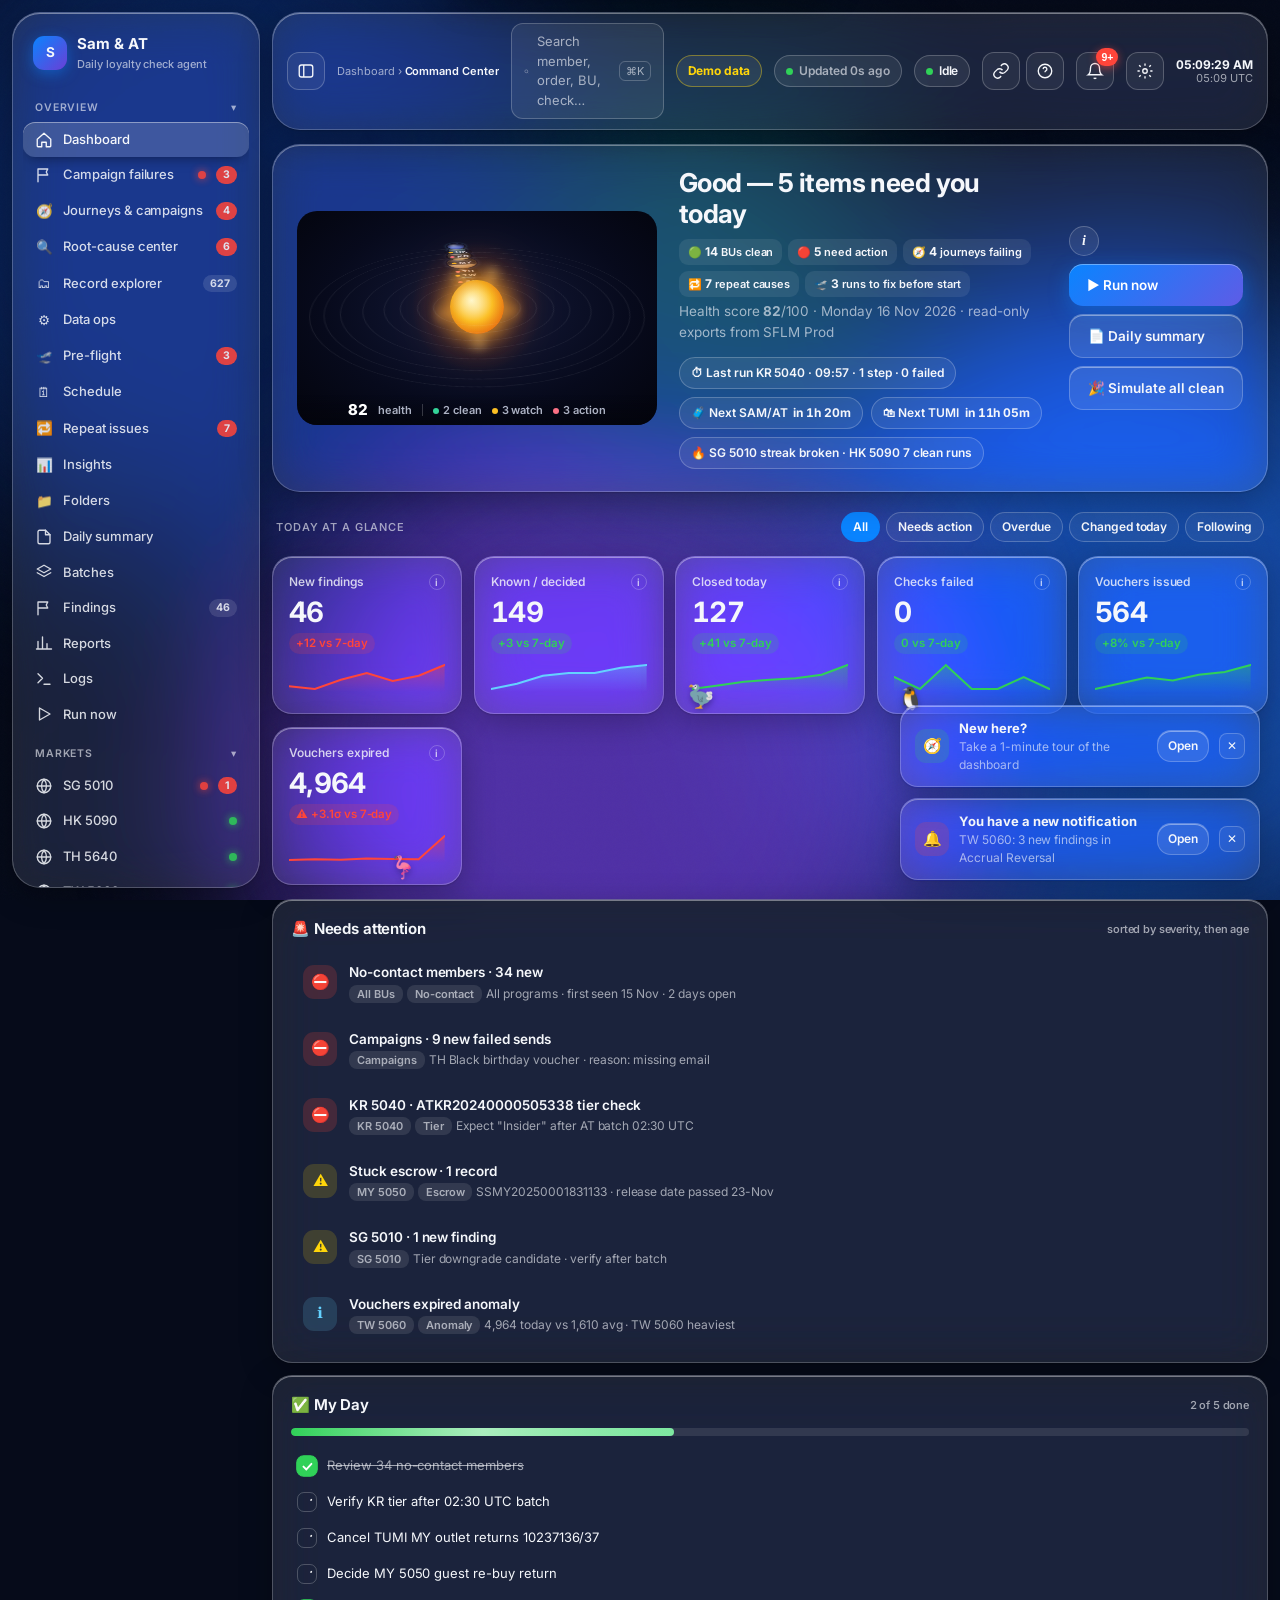
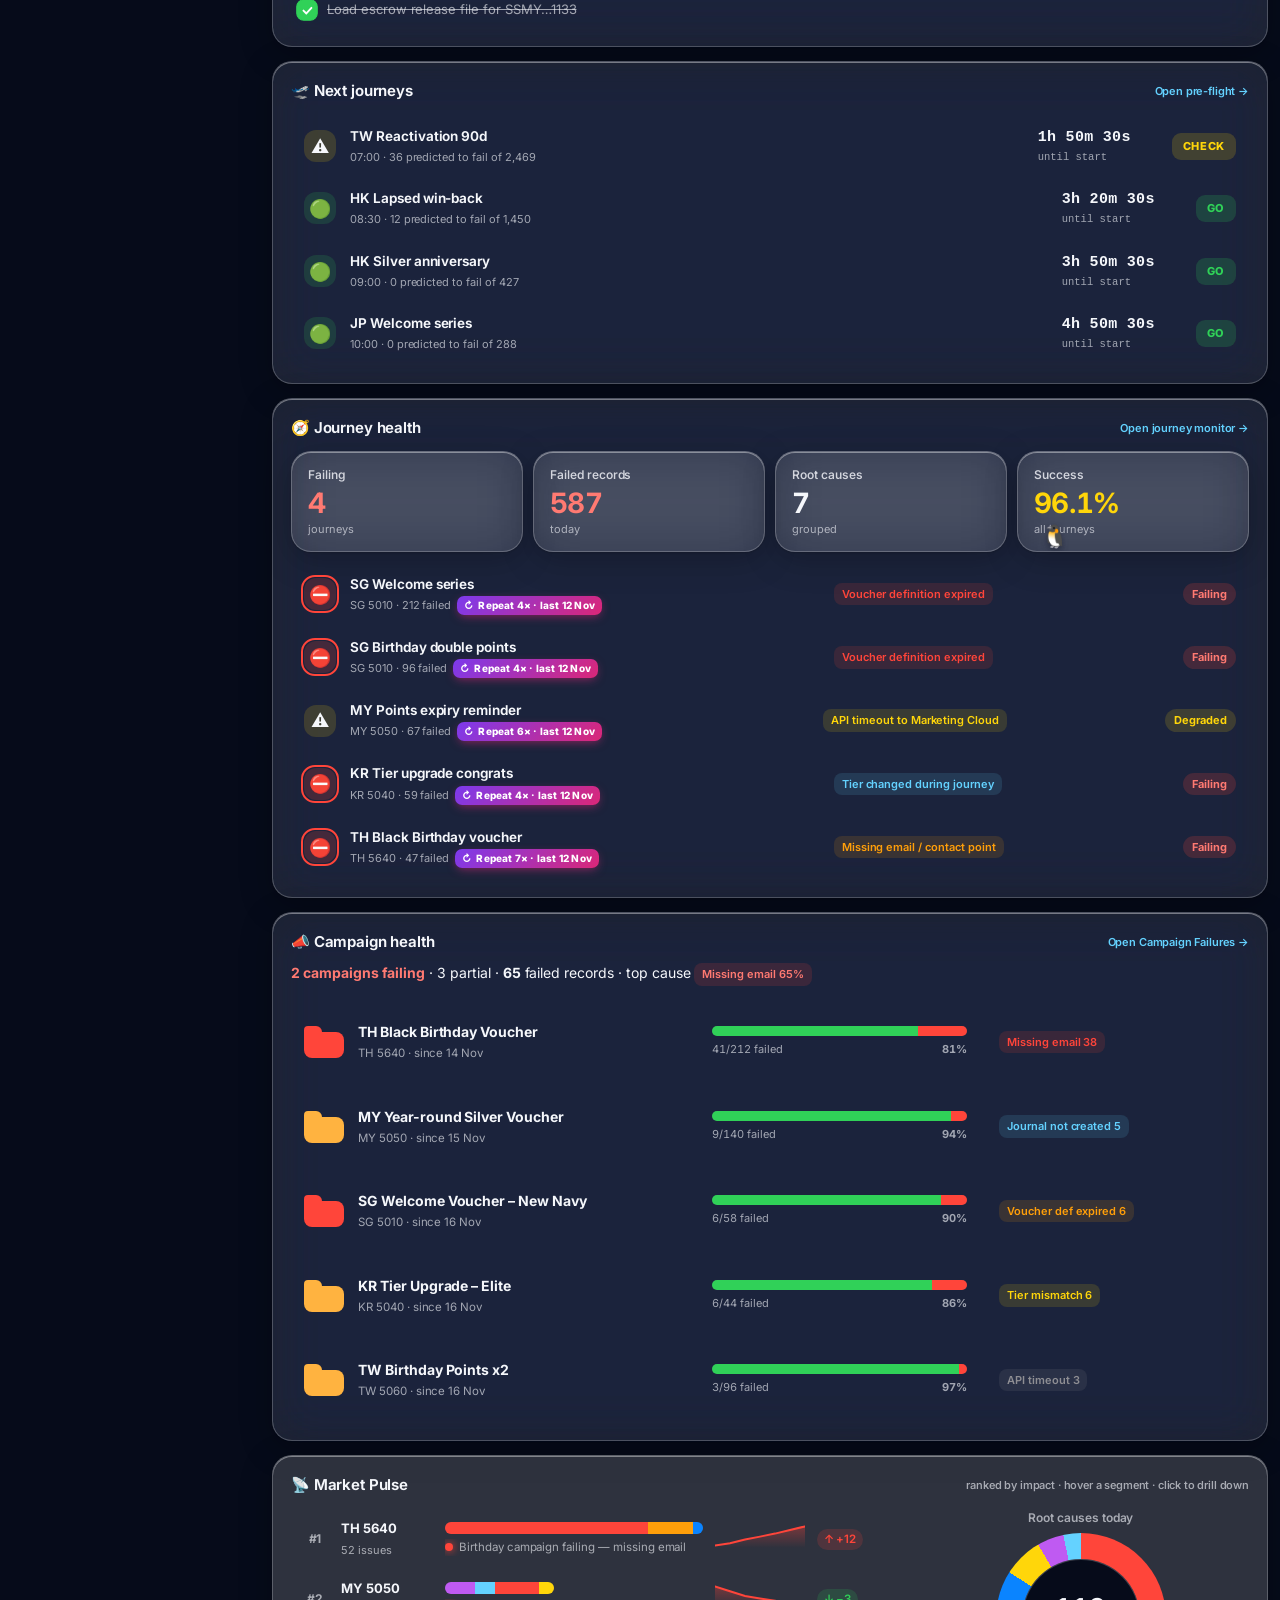
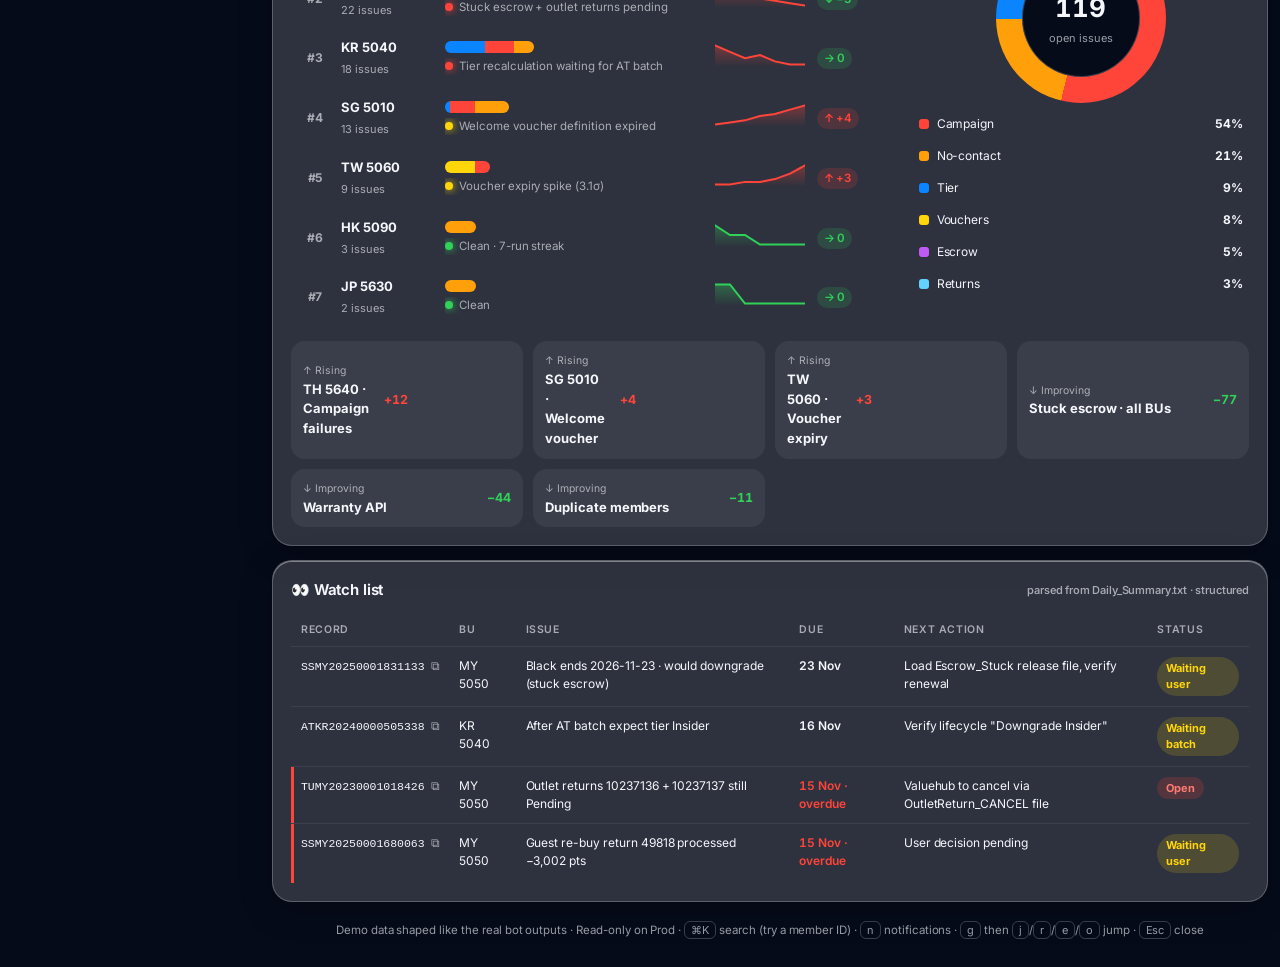
<file: index.html>
<!DOCTYPE html>
<html lang="en">
<head>
<meta charset="UTF-8">
<meta name="viewport" content="width=device-width, initial-scale=1">
<title>Sam & AT – Command Center v5</title>
<link rel="preconnect" href="https://fonts.googleapis.com">
<link href="https://fonts.googleapis.com/css2?family=Inter:wght@400;500;600;700&display=swap" rel="stylesheet">
<style>
:root{
  --dur-instant:90ms;--dur-fast:150ms;--dur-base:240ms;--dur-slow:350ms;
  --ease-standard:cubic-bezier(.2,0,0,1);--ease-spring:cubic-bezier(.34,1.56,.64,1);
  --glass-bg:rgba(255,255,255,.10);--glass-strong:rgba(255,255,255,.16);
  --glass-border:rgba(255,255,255,.22);--glass-hi:inset 0 1px 0 rgba(255,255,255,.40);
  --glass-shadow:0 8px 32px rgba(0,0,0,.25),0 1px 2px rgba(0,0,0,.15);
  --blur:24px;--text:#f5f7fb;--muted:rgba(245,247,251,.62);
  --ok:#30D158;--info:#64D2FF;--warn:#FFD60A;--bad:#FF453A;--neutral:#8E8E93;--accent:#0A84FF;
  --b1:#0b2a6b;--b2:#1b5fd1;--b3:#6a3fd6;--b4:#0a7b8a;--bg:#060b1a;
  --r-xl:28px;--r-lg:20px;--r-md:14px;
}
[data-theme="emerald"]{--b1:#053b2e;--b2:#0f8a5f;--b3:#1a6c8f;--b4:#3a8f2a;--bg:#03120c;--accent:#30D158}
[data-theme="sunset"]{--b1:#5a1238;--b2:#d4532b;--b3:#8a2ad1;--b4:#e09a2b;--bg:#160609;--accent:#FF9F0A}
[data-theme="pearl"]{--glass-bg:rgba(255,255,255,.55);--glass-strong:rgba(255,255,255,.75);--glass-border:rgba(255,255,255,.7);
  --text:#0d1424;--muted:rgba(13,20,36,.6);--b1:#b9d4ff;--b2:#ffd9ec;--b3:#d6ccff;--b4:#c6f2ea;--bg:#eef2fa;
  --glass-shadow:0 8px 30px rgba(30,50,90,.12),0 1px 2px rgba(30,50,90,.08)}
[data-transparency="reduced"]{--glass-bg:rgba(30,38,60,.96);--glass-strong:rgba(36,44,68,.98);--blur:0px}
[data-theme="pearl"][data-transparency="reduced"]{--glass-bg:#fff;--glass-strong:#fff}
*{box-sizing:border-box;margin:0;padding:0}
html,body{height:100%}
body{font-family:-apple-system,BlinkMacSystemFont,"SF Pro Display",Inter,system-ui,sans-serif;color:var(--text);background:var(--bg);
  overflow-x:hidden;-webkit-font-smoothing:antialiased;font-size:14px}
.num{font-variant-numeric:tabular-nums}
/* background mesh */
.mesh{position:fixed;inset:0;z-index:0;overflow:hidden;pointer-events:none}
.blob{position:absolute;width:55vmax;height:55vmax;border-radius:50%;filter:blur(90px);opacity:.75;will-change:transform}
.blob:nth-child(1){background:var(--b1);top:-15%;left:-10%;animation:drift1 80s ease-in-out infinite alternate}
.blob:nth-child(2){background:var(--b2);top:30%;right:-15%;animation:drift2 90s ease-in-out infinite alternate}
.blob:nth-child(3){background:var(--b3);bottom:-25%;left:20%;animation:drift3 70s ease-in-out infinite alternate}
.blob:nth-child(4){background:var(--b4);top:10%;left:40%;width:30vmax;height:30vmax;opacity:.45;animation:drift2 75s ease-in-out infinite alternate-reverse}
.grain{position:absolute;inset:0;opacity:.035;background-image:url("data:image/svg+xml,%3Csvg xmlns='http://www.w3.org/2000/svg' width='160' height='160'%3E%3Cfilter id='n'%3E%3CfeTurbulence baseFrequency='.9'/%3E%3C/filter%3E%3Crect width='100%25' height='100%25' filter='url(%23n)'/%3E%3C/svg%3E")}
.mesh.clean-glow::after{content:"";position:absolute;inset:0;background:radial-gradient(circle at 50% 20%,rgba(48,209,88,.25),transparent 60%);animation:fadeout 3s forwards}
@keyframes drift1{to{transform:translate(12vw,8vh) scale(1.1)}}
@keyframes drift2{to{transform:translate(-10vw,-6vh) scale(.95)}}
@keyframes drift3{to{transform:translate(8vw,-10vh) scale(1.05)}}
@keyframes fadeout{0%{opacity:0}20%{opacity:1}100%{opacity:0}}
/* glass */
.glass{background:var(--glass-bg);backdrop-filter:blur(var(--blur)) saturate(180%);-webkit-backdrop-filter:blur(var(--blur)) saturate(180%);
  border:1px solid var(--glass-border);box-shadow:var(--glass-shadow),var(--glass-hi);border-radius:var(--r-lg);position:relative}
.solid{background:var(--glass-strong);border:1px solid var(--glass-border);box-shadow:var(--glass-shadow),var(--glass-hi);border-radius:var(--r-lg);position:relative}
.glass::before,.solid::before{content:"";position:absolute;inset:0;border-radius:inherit;pointer-events:none;
  background:radial-gradient(400px circle at var(--mx,-999px) var(--my,-999px),rgba(255,255,255,.13),transparent 45%);opacity:0;transition:opacity var(--dur-base)}
.glass:hover::before,.solid:hover::before{opacity:1}
/* layout */
.app{position:relative;z-index:1;display:grid;grid-template-columns:auto 1fr;min-height:100vh;gap:12px;padding:12px}
.sidebar{width:248px;padding:16px 10px;height:calc(100vh - 24px);position:sticky;top:12px;overflow-y:auto;border-radius:var(--r-xl);
  transition:width var(--dur-slow) var(--ease-spring);scrollbar-width:none}
.sidebar::-webkit-scrollbar{display:none}
.app.rail .sidebar{width:72px}
.brand{display:flex;align-items:center;gap:10px;padding:4px 10px 14px}
.logo{width:34px;height:34px;border-radius:11px;background:linear-gradient(135deg,var(--accent),#6a3fd6);display:grid;place-items:center;font-weight:700;flex:none;box-shadow:0 4px 14px rgba(10,132,255,.45)}
.brand h1{font-size:15px;font-weight:700;white-space:nowrap}
.brand small{display:block;color:var(--muted);font-size:11px;font-weight:500}
.app.rail .brand div,.app.rail .nav-label,.app.rail .grp-title,.app.rail .nav .badge{display:none}
.grp-title{font-size:10.5px;letter-spacing:.08em;text-transform:uppercase;color:var(--muted);padding:14px 12px 6px;font-weight:600;cursor:pointer;display:flex;justify-content:space-between}
.nav{list-style:none}
.nav li{display:flex;align-items:center;gap:10px;padding:8px 12px;border-radius:12px;cursor:pointer;color:var(--text);opacity:.86;
  transition:background var(--dur-fast),transform var(--dur-fast),opacity var(--dur-fast);position:relative;white-space:nowrap}
.nav li:hover{background:rgba(255,255,255,.08);opacity:1}
.nav li:active{transform:scale(.97)}
.nav li.active{background:rgba(255,255,255,.16);opacity:1;box-shadow:var(--glass-hi)}
.nav svg{width:18px;height:18px;flex:none}
.nav-label{flex:1;font-size:13px;font-weight:500}
.dot{width:8px;height:8px;border-radius:50%;flex:none}
.dot.ok{background:var(--ok);box-shadow:0 0 8px var(--ok)}.dot.warn{background:var(--warn);box-shadow:0 0 8px var(--warn)}
.dot.bad{background:var(--bad);box-shadow:0 0 8px var(--bad)}
.badge{font-size:10.5px;font-weight:700;padding:1px 7px;border-radius:99px;background:var(--bad);color:#fff}
.badge.soft{background:rgba(255,255,255,.14);color:var(--text)}
.app.rail .nav li{justify-content:center}
.app.rail .nav li .dot{position:absolute;top:6px;right:12px;width:6px;height:6px}
.grp{overflow:hidden;display:grid;grid-template-rows:1fr;transition:grid-template-rows var(--dur-slow) var(--ease-standard)}
.grp.closed{grid-template-rows:0fr}
.grp>ul{min-height:0}
/* main */
main{min-width:0;display:flex;flex-direction:column;gap:14px}
.topbar{display:flex;align-items:center;gap:12px;padding:10px 14px;position:sticky;top:12px;z-index:20;border-radius:var(--r-xl)}
.iconbtn{width:38px;height:38px;border-radius:12px;display:grid;place-items:center;cursor:pointer;border:1px solid var(--glass-border);
  background:rgba(255,255,255,.06);color:var(--text);transition:transform var(--dur-instant),background var(--dur-fast);position:relative;flex:none}
.iconbtn:hover{background:rgba(255,255,255,.14)}
.iconbtn:active{transform:scale(.94)}
.iconbtn svg{width:18px;height:18px}
.crumbs{font-size:13px;color:var(--muted);white-space:nowrap;overflow:hidden;text-overflow:ellipsis}
.crumbs b{color:var(--text);font-weight:600}
.search{flex:1;min-width:120px;max-width:420px;margin-left:auto;display:flex;align-items:center;gap:8px;padding:8px 12px;border-radius:12px;
  background:rgba(255,255,255,.07);border:1px solid var(--glass-border);color:var(--muted);cursor:text;font-size:13px}
.search kbd,.kbd{font-family:inherit;font-size:11px;padding:1px 6px;border-radius:6px;border:1px solid var(--glass-border);margin-left:auto}
.pill{display:inline-flex;align-items:center;gap:6px;padding:6px 11px;border-radius:99px;font-size:12px;font-weight:600;border:1px solid var(--glass-border);background:rgba(255,255,255,.07);white-space:nowrap}
.pill .live{width:7px;height:7px;border-radius:50%;background:var(--ok)}
.pill.running .live{background:var(--info);animation:pulse 1s infinite}
@keyframes pulse{50%{box-shadow:0 0 0 6px rgba(100,210,255,0)}0%{box-shadow:0 0 0 0 rgba(100,210,255,.7)}}
.clock{text-align:right;font-size:12px;line-height:1.25;white-space:nowrap}
.clock small{color:var(--muted);display:block;font-size:11px}
.bell-badge{position:absolute;top:-5px;right:-5px;min-width:18px;height:18px;padding:0 5px;border-radius:99px;background:var(--bad);color:#fff;font-size:10.5px;font-weight:700;display:grid;place-items:center;box-shadow:0 2px 8px rgba(255,69,58,.6)}
.bell-badge.pop{animation:pop .45s var(--ease-spring)}
@keyframes pop{0%{transform:scale(0)}70%{transform:scale(1.2)}100%{transform:scale(1)}}
.ring-anim svg{animation:ring .9s ease-in-out}
@keyframes ring{0%,100%{transform:rotate(0)}15%{transform:rotate(14deg)}30%{transform:rotate(-12deg)}45%{transform:rotate(9deg)}60%{transform:rotate(-6deg)}75%{transform:rotate(3deg)}}
/* hero */
.hero{display:grid;grid-template-columns:auto 1fr auto;gap:22px;align-items:center;padding:22px 24px;border-radius:var(--r-xl)}
.ring{position:relative;width:118px;height:118px}
.ring svg{transform:rotate(-90deg)}
.ring .val{position:absolute;inset:0;display:grid;place-items:center;text-align:center}
.ring .val b{font-size:30px;font-weight:700;display:block;line-height:1}
.ring .val span{font-size:11px;color:var(--muted)}
.ring circle.fg{transition:stroke-dashoffset 1.2s var(--ease-standard)}
.hero h2{font-size:24px;font-weight:700;letter-spacing:-.02em}
.hero p{color:var(--muted);margin-top:4px}
.meta{display:flex;flex-wrap:wrap;gap:8px;margin-top:14px}
.btn{display:inline-flex;align-items:center;gap:8px;padding:11px 18px;border-radius:14px;border:0;font:inherit;font-weight:600;cursor:pointer;color:#fff;
  background:linear-gradient(135deg,var(--accent),#5e5ce6);box-shadow:0 6px 20px rgba(10,132,255,.4),inset 0 1px 0 rgba(255,255,255,.35);
  transition:transform var(--dur-instant),box-shadow var(--dur-fast),width var(--dur-slow);position:relative;overflow:hidden;white-space:nowrap}
.btn:hover{box-shadow:0 10px 28px rgba(10,132,255,.55),inset 0 1px 0 rgba(255,255,255,.35)}
.btn:active{transform:scale(.97)}
.btn.ghost{background:rgba(255,255,255,.1);box-shadow:var(--glass-hi);border:1px solid var(--glass-border);color:var(--text)}
.btn .rip{position:absolute;border-radius:50%;background:rgba(255,255,255,.45);transform:scale(0);animation:rip .6s ease-out forwards;pointer-events:none}
@keyframes rip{to{transform:scale(4);opacity:0}}
.btn.progress{background:linear-gradient(90deg,#1c3d6e,#1c3d6e)}
.btn .bar{position:absolute;left:0;bottom:0;height:3px;background:var(--info);width:0;transition:width .3s linear}
.btn.ok-state{background:linear-gradient(135deg,#1fa84a,#30D158)}
.hero-actions{display:flex;flex-direction:column;gap:8px;align-items:stretch}
/* section */
.sec-title{display:flex;align-items:center;justify-content:space-between;margin:6px 4px 0}
.sec-title h3{font-size:12px;letter-spacing:.08em;text-transform:uppercase;color:var(--muted);font-weight:600}
.chips{display:flex;gap:6px;flex-wrap:wrap}
.chip{padding:5px 11px;border-radius:99px;font-size:12px;font-weight:600;border:1px solid var(--glass-border);background:rgba(255,255,255,.06);cursor:pointer;transition:all var(--dur-fast)}
.chip:hover{background:rgba(255,255,255,.14)}
.chip.on{background:var(--accent);border-color:transparent;color:#fff}
/* KPIs */
.kpis{display:grid;grid-template-columns:repeat(auto-fit,minmax(170px,1fr));gap:12px}
.kpi{padding:16px;transition:transform var(--dur-base) var(--ease-spring),box-shadow var(--dur-base);cursor:default;overflow:hidden}
.kpi:hover{transform:translateY(-3px)}
.kpi .lbl{font-size:12px;color:var(--muted);font-weight:500;display:flex;justify-content:space-between;align-items:center}
.kpi .v{font-size:34px;font-weight:700;letter-spacing:-.02em;margin:6px 0 4px}
.delta{font-size:11.5px;font-weight:600;padding:2px 7px;border-radius:99px;display:inline-flex;gap:3px}
.delta.up-bad,.delta.down-bad{color:var(--bad);background:rgba(255,69,58,.16)}
.delta.up-good,.delta.down-good{color:var(--ok);background:rgba(48,209,88,.16)}
.spark{width:100%;height:30px;margin-top:8px}
.spark path.l{stroke-dasharray:400;stroke-dashoffset:400;animation:draw 1.2s var(--ease-standard) forwards}
@keyframes draw{to{stroke-dashoffset:0}}
.info-i{width:16px;height:16px;border-radius:50%;border:1px solid var(--glass-border);font-size:10px;display:grid;place-items:center;cursor:help;position:relative}
.info-i:hover::after{content:attr(data-tip);position:absolute;right:0;top:22px;width:220px;padding:10px 12px;border-radius:12px;font-size:12px;line-height:1.4;
  background:rgba(20,26,44,.92);color:#fff;z-index:30;box-shadow:var(--glass-shadow);backdrop-filter:blur(12px);font-weight:400}
/* grid of panels */
.row{display:grid;grid-template-columns:2fr 1fr;gap:12px}
.panel{padding:18px}
.panel h4{font-size:15px;font-weight:600;display:flex;align-items:center;gap:8px;justify-content:space-between;margin-bottom:12px}
.panel h4 small{color:var(--muted);font-weight:500;font-size:12px}
/* attention inbox */
.att{display:flex;flex-direction:column;gap:6px}
.att-row{display:grid;grid-template-columns:auto 1fr auto;gap:12px;align-items:center;padding:10px 12px;border-radius:14px;cursor:pointer;
  transition:background var(--dur-fast),transform var(--dur-fast);opacity:0;animation:fadeup .45s var(--ease-standard) forwards}
.att-row:hover{background:rgba(255,255,255,.08)}
.att-row:hover .act{opacity:1;transform:translateX(0)}
.sev{width:34px;height:34px;border-radius:11px;display:grid;place-items:center;font-size:15px}
.sev.bad{background:rgba(255,69,58,.18);color:var(--bad)}.sev.warn{background:rgba(255,214,10,.16);color:var(--warn)}.sev.info{background:rgba(100,210,255,.16);color:var(--info)}
.att-row b{font-size:13.5px;font-weight:600}
.att-row p{font-size:12px;color:var(--muted);margin-top:2px}
.act{opacity:0;transform:translateX(8px);transition:all var(--dur-base) var(--ease-standard);display:flex;gap:6px}
.tag{font-size:11px;font-weight:600;padding:2px 8px;border-radius:8px;background:rgba(255,255,255,.1);margin-right:4px}
@keyframes fadeup{from{opacity:0;transform:translateY(8px)}to{opacity:1;transform:none}}
/* my day */
.prog{height:8px;border-radius:99px;background:rgba(255,255,255,.1);overflow:hidden;margin:6px 0 12px}
.prog i{display:block;height:100%;border-radius:99px;background:linear-gradient(90deg,var(--ok),#7ee8a1);transition:width .6s var(--ease-spring);position:relative}
.prog i::after{content:"";position:absolute;inset:0;background:linear-gradient(90deg,transparent,rgba(255,255,255,.5),transparent);animation:shimmer 2s infinite}
@keyframes shimmer{from{transform:translateX(-100%)}to{transform:translateX(100%)}}
.todo{display:flex;gap:10px;align-items:flex-start;padding:8px 6px;border-radius:12px;cursor:pointer;transition:background var(--dur-fast)}
.todo:hover{background:rgba(255,255,255,.06)}
.cb{width:20px;height:20px;border-radius:7px;border:1.5px solid var(--glass-border);flex:none;display:grid;place-items:center;transition:all var(--dur-base) var(--ease-spring)}
.cb svg{width:13px;height:13px;stroke-dasharray:20;stroke-dashoffset:20;transition:stroke-dashoffset .3s var(--ease-standard) .05s}
.todo.done .cb{background:var(--ok);border-color:var(--ok);transform:scale(1.08)}
.todo.done .cb svg{stroke-dashoffset:0}
.todo.done span{text-decoration:line-through;color:var(--muted)}
.todo span{font-size:13px;line-height:1.4}
/* heatmap */
.heat-wrap{overflow-x:auto}
.heat{display:grid;gap:4px;min-width:640px}
.heat .h{font-size:10.5px;color:var(--muted);text-align:center;font-weight:600;writing-mode:vertical-rl;transform:rotate(180deg);height:78px;justify-self:center}
.heat .rl{font-size:12px;font-weight:600;align-self:center;white-space:nowrap}
.cell{height:30px;border-radius:8px;display:grid;place-items:center;font-size:11px;font-weight:700;cursor:pointer;transition:transform var(--dur-fast) var(--ease-spring),box-shadow var(--dur-fast)}
.cell:hover{transform:scale(1.15);box-shadow:0 4px 14px rgba(0,0,0,.35);z-index:2}
.c0{background:rgba(48,209,88,.20);color:var(--ok)}.c1{background:rgba(100,210,255,.2);color:var(--info)}
.c2{background:rgba(255,214,10,.22);color:var(--warn)}.c3{background:rgba(255,69,58,.28);color:var(--bad-t)}.cn{background:rgba(255,255,255,.05);color:var(--muted)}
/* cards */
.cards{display:grid;grid-template-columns:repeat(auto-fill,minmax(230px,1fr));gap:12px}
.card{padding:16px;cursor:pointer;transition:transform var(--dur-base) var(--ease-spring),box-shadow var(--dur-base);transform-style:preserve-3d;overflow:hidden;
  opacity:0;animation:fadeup .5s var(--ease-standard) forwards;contain:layout paint}
.card:hover{box-shadow:0 18px 40px rgba(0,0,0,.35),var(--glass-hi)}
.card .top{display:flex;justify-content:space-between;align-items:flex-start;gap:8px}
.card .nm{font-weight:700;font-size:15px}
.card .sub{font-size:11.5px;color:var(--muted);margin-top:2px;line-height:1.3}
.st{display:inline-flex;align-items:center;gap:5px;font-size:11px;font-weight:700;padding:3px 9px;border-radius:99px;margin-top:10px}
.st.ok{background:rgba(48,209,88,.16);color:var(--ok)}.st.bad{background:rgba(255,69,58,.18);color:var(--bad-t)}.st.warn{background:rgba(255,214,10,.16);color:var(--warn)}
.counts{display:grid;grid-template-columns:repeat(4,1fr);margin-top:12px;text-align:center}
.counts b{font-size:19px;font-weight:700;display:block}
.counts span{font-size:9.5px;letter-spacing:.06em;color:var(--muted);font-weight:600}
.foot{display:flex;justify-content:space-between;font-size:11px;color:var(--muted);margin-top:10px;padding-top:10px;border-top:1px solid rgba(255,255,255,.08)}
.minibell{position:relative;width:28px;height:28px;border-radius:9px;display:grid;place-items:center;background:rgba(255,255,255,.07);flex:none}
.minibell svg{width:14px;height:14px}
.minibell em{position:absolute;top:-4px;right:-4px;background:var(--bad);color:#fff;font-style:normal;font-size:9.5px;font-weight:700;min-width:15px;height:15px;border-radius:99px;display:grid;place-items:center;padding:0 3px}
.streak{font-size:10.5px;font-weight:700;color:#ffb340;margin-left:6px}
.card.success:hover::after{content:"";position:absolute;inset:-1px;border-radius:inherit;pointer-events:none;
  background:linear-gradient(110deg,transparent 30%,rgba(255,255,255,.35) 50%,transparent 70%);background-size:250% 100%;animation:sweep 1.1s ease forwards}
@keyframes sweep{from{background-position:120% 0}to{background-position:-120% 0}}
.spk{position:absolute;pointer-events:none;font-size:12px;animation:float 1s ease-out forwards}
@keyframes float{from{opacity:1;transform:translateY(0) scale(.6)}to{opacity:0;transform:translateY(-34px) scale(1.2)}}
/* ===== folder cards ===== */
.shelf{padding:14px 16px 18px}
.shelf-h{display:flex;justify-content:space-between;align-items:center;margin-bottom:6px}
.shelf-h h4{font-size:15px;font-weight:600;display:flex;gap:8px;align-items:center}
.shelf-h a{font-size:12px;color:var(--info);cursor:pointer;font-weight:600}
.shelf-row{display:grid;grid-template-columns:repeat(auto-fill,minmax(238px,1fr));gap:18px 16px;padding-top:6px}
.shelf.collapsed .shelf-row{display:none}
.folder{position:relative;padding-top:24px;cursor:pointer;perspective:900px;opacity:0;animation:fadeup .5s var(--ease-standard) forwards;contain:layout}
.folder .f-tab{position:absolute;top:0;left:0;width:52%;height:34px;border-radius:14px 16px 0 0;background:var(--tab);display:flex;align-items:flex-start;gap:7px;
  padding:6px 12px;font-size:12px;font-weight:700;color:#fff;transition:filter var(--dur-base);box-shadow:inset 0 1px 0 rgba(255,255,255,.35)}
.folder .f-tab::after{content:"";position:absolute;right:-18px;bottom:0;width:20px;height:24px;background:var(--tab);clip-path:path('M0 0 C 8 0 10 24 20 24 L0 24Z')}
.folder .f-tab .dot{margin-top:4px;background:#fff;box-shadow:0 0 6px #fff}
.folder .f-back{position:absolute;top:24px;left:0;right:0;bottom:0;border-radius:0 20px 20px 20px;background:var(--tab);filter:brightness(.7) saturate(.9)}
.folder .f-front{border-top:3px solid transparent;border-image:var(--tab) 1}
.folder .papers{position:absolute;left:12px;right:12px;top:30px;height:70px;pointer-events:none}
.folder .papers i{position:absolute;inset:0;border-radius:8px;background:rgba(255,255,255,.92);box-shadow:0 -1px 4px rgba(0,0,0,.15);transition:transform var(--dur-slow) var(--ease-spring);padding:7px 9px;
  font-style:normal;font-size:10px;line-height:1.35;color:#2b3448;overflow:hidden}
.folder .papers i:nth-child(1){transform:translateY(4px) rotate(-1.2deg);background:rgba(240,244,252,.85)}
.folder .papers i:nth-child(2){transform:translateY(2px) rotate(.8deg);background:rgba(248,250,255,.9)}
.folder .papers i:nth-child(3){transform:translateY(0)}
.folder:hover .papers i:nth-child(1){transform:translateY(-10px) rotate(-3deg)}
.folder:hover .papers i:nth-child(2){transform:translateY(-16px) rotate(2deg)}
.folder:hover .papers i:nth-child(3){transform:translateY(-24px)}
.folder .f-front{position:relative;margin-top:28px;padding:14px 15px 12px;border-radius:12px 12px 20px 20px;transform-origin:50% 100%;
  transition:transform var(--dur-slow) var(--ease-spring),box-shadow var(--dur-base);background:linear-gradient(180deg,rgba(28,36,60,.78),rgba(18,24,42,.86));
  backdrop-filter:blur(var(--blur)) saturate(180%);-webkit-backdrop-filter:blur(var(--blur)) saturate(180%);border:1px solid var(--glass-border);box-shadow:var(--glass-shadow),var(--glass-hi);z-index:2}
[data-theme="pearl"] .folder .f-front{background:linear-gradient(180deg,rgba(255,255,255,.8),rgba(255,255,255,.6))}
.folder:hover .f-front{transform:rotateX(-9deg) translateY(4px);box-shadow:0 22px 40px rgba(0,0,0,.35),var(--glass-hi)}
.folder:hover{transform:translateY(-4px)}
.folder{transition:transform var(--dur-base) var(--ease-spring)}
.folder.s-ok{--tab:linear-gradient(135deg,#1f9e4b,#30D158)}
.folder.s-bad{--tab:linear-gradient(135deg,#c9302a,#FF453A)}
.folder.s-warn{--tab:linear-gradient(135deg,#c79a00,#FFB340)}
.folder.s-none{--tab:linear-gradient(135deg,#5b5b63,#8E8E93)}
.folder .row1{display:flex;justify-content:space-between;gap:8px;align-items:flex-start}
.folder .row1 b{font-size:13.5px;font-weight:600;line-height:1.3}
.folder .sticker{position:absolute;top:-10px;right:12px;background:#fff8d6;color:#5a4300;font-size:10.5px;font-weight:700;padding:3px 8px;border-radius:6px;transform:rotate(3deg);
  box-shadow:0 3px 8px rgba(0,0,0,.3);z-index:3;animation:pop .5s var(--ease-spring) both}
.folder .counts .hot{color:var(--bad-t)}
.folder.success:hover .f-front::after{content:"";position:absolute;inset:0;border-radius:inherit;pointer-events:none;
  background:linear-gradient(110deg,transparent 30%,rgba(255,255,255,.35) 50%,transparent 70%);background-size:250% 100%;animation:sweep 1.1s ease forwards}
.folder.opening .f-front{transform:rotateX(-70deg) translateY(10px);opacity:.4}
.folder.opening .papers i{transform:translateY(-40px) rotate(6deg)!important}
.folder.compact{padding-top:18px}.folder.compact .papers{display:none}.folder.compact .f-front{margin-top:16px}
.folder.compact .counts,.folder.compact .spark{display:none}
/* ===== market pulse ===== */
.pulse{display:grid;grid-template-columns:1.8fr 1fr;gap:16px}
.lb-row{display:grid;grid-template-columns:28px 92px 1fr 90px 70px;gap:12px;align-items:center;padding:10px 10px;border-radius:14px;cursor:pointer;transition:background var(--dur-fast);
  opacity:0;animation:fadeup .45s var(--ease-standard) forwards}
.lb-row:hover{background:rgba(255,255,255,.07)}
.lb-rank{font-size:12px;font-weight:700;color:var(--muted);text-align:center}
.lb-name b{font-size:13px;display:block}.lb-name small{font-size:11px;color:var(--muted)}
.stack{display:flex;height:12px;border-radius:99px;overflow:hidden;background:rgba(255,255,255,.07)}
.stack i{display:block;height:100%;transform-origin:left;animation:growx .8s var(--ease-standard) both;position:relative;transition:filter var(--dur-fast)}
.stack i:hover{filter:brightness(1.3)}
@keyframes growx{from{transform:scaleX(0)}}
.lb-reason{font-size:11.5px;color:var(--muted);margin-top:5px;white-space:nowrap;overflow:hidden;text-overflow:ellipsis}
.lb-spark svg{height:24px;margin:0}
.donut{width:170px;height:170px;border-radius:50%;margin:6px auto;position:relative;transition:transform var(--dur-slow) var(--ease-spring)}
.donut:hover{transform:scale(1.03)}
.donut::after{content:"";position:absolute;inset:26px;border-radius:50%;background:var(--bg);box-shadow:inset 0 0 0 1px var(--glass-border)}
.donut .dc{position:absolute;inset:0;display:grid;place-items:center;z-index:1;text-align:center}
.donut .dc b{font-size:26px;display:block}.donut .dc span{font-size:11px;color:var(--muted)}
.legend{display:flex;flex-direction:column;gap:6px;font-size:12px;margin-top:8px}
.legend div{display:flex;align-items:center;gap:8px;padding:4px 6px;border-radius:8px;cursor:pointer}
.legend div:hover{background:rgba(255,255,255,.07)}
.legend i{width:10px;height:10px;border-radius:3px;flex:none}.legend span{margin-left:auto;font-weight:700}
.movers{display:grid;grid-template-columns:repeat(auto-fit,minmax(200px,1fr));gap:10px;margin-top:14px}
.mover{padding:10px 12px;border-radius:14px;background:rgba(255,255,255,.06);display:flex;justify-content:space-between;align-items:center;font-size:12.5px}
.mover b{font-size:13px}.mover .up{color:var(--bad);font-weight:700}.mover .dn{color:var(--ok);font-weight:700}
/* ===== campaigns ===== */
.view{display:flex;flex-direction:column;gap:14px}
.view[hidden]{display:none}
.camp-head{display:flex;justify-content:space-between;align-items:center;gap:14px;flex-wrap:wrap;padding:20px 22px;border-radius:var(--r-xl)}
.camp-head h2{font-size:24px;font-weight:700}.camp-head p{color:var(--muted);margin-top:3px}
.ckpis{display:grid;grid-template-columns:repeat(auto-fit,minmax(140px,1fr));gap:10px}
.ckpi{padding:14px}.ckpi .lbl{font-size:11.5px;color:var(--muted)}.ckpi .v{font-size:26px;font-weight:700;margin-top:4px}
.crow{display:grid;grid-template-columns:auto 1.6fr 1.4fr 1.6fr auto;gap:14px;align-items:center;padding:14px 16px;border-radius:18px;cursor:pointer;
  transition:background var(--dur-fast),transform var(--dur-base) var(--ease-spring);opacity:0;animation:fadeup .45s var(--ease-standard) forwards;border:1px solid transparent}
.crow:hover{background:rgba(255,255,255,.07);border-color:var(--glass-border);transform:translateX(3px)}
.crow:hover .act{opacity:1;transform:none}
.mfold{width:40px;height:32px;position:relative;flex:none}
.mfold::before{content:"";position:absolute;left:0;top:0;width:18px;height:8px;border-radius:4px 6px 0 0;background:var(--tab)}
.mfold::after{content:"";position:absolute;left:0;right:0;top:6px;bottom:0;border-radius:2px 8px 8px 8px;background:var(--tab)}
.mfold.s-bad{--tab:#FF453A}.mfold.s-warn{--tab:#FFB340}.mfold.s-ok{--tab:#30D158}.mfold.s-none{--tab:#8E8E93}
.crow .nm b{font-size:14px;display:block}.crow .nm small{font-size:11.5px;color:var(--muted)}
.funnel{display:flex;height:10px;border-radius:99px;overflow:hidden;background:rgba(255,255,255,.07)}
.funnel i{display:block;height:100%;animation:growx .8s var(--ease-standard) both}
.fmeta{display:flex;justify-content:space-between;font-size:11px;color:var(--muted);margin-top:5px}
.rchip{display:inline-flex;gap:5px;align-items:center;font-size:11px;font-weight:600;padding:3px 8px;border-radius:8px;background:rgba(255,69,58,.14);color:var(--bad-t);margin:2px 4px 2px 0;white-space:nowrap}
.rchip.w{background:rgba(255,214,10,.14);color:var(--warn)}
.tri{font:inherit;font-size:11.5px;font-weight:600;padding:5px 8px;border-radius:9px;background:rgba(255,255,255,.08);color:var(--text);border:1px solid var(--glass-border)}
.tri option{background:#1b2338}
.cv-tabs{display:flex;gap:6px;flex-wrap:wrap}
.rbar{display:grid;grid-template-columns:160px 1fr 50px;gap:10px;align-items:center;font-size:12.5px;margin:7px 0}
.rbar .t{height:10px;border-radius:99px;background:rgba(255,255,255,.07);overflow:hidden}.rbar .t i{display:block;height:100%;border-radius:99px;animation:growx .8s var(--ease-standard) both}
.fix{padding:12px 14px;border-radius:14px;background:rgba(100,210,255,.10);border:1px solid rgba(100,210,255,.3);margin-top:10px;font-size:12.5px;line-height:1.5}
.review{position:fixed;inset:0;z-index:65;display:grid;place-items:center;padding:20px;opacity:0;pointer-events:none;transition:opacity var(--dur-base)}
.review.on{opacity:1;pointer-events:auto}
.review .rv{width:720px;max-width:100%;max-height:90vh;overflow:auto;padding:24px;border-radius:var(--r-xl);transform:scale(.94);transition:transform var(--dur-slow) var(--ease-spring)}
.review.on .rv{transform:none}
.rv-card{animation:fadeup .35s var(--ease-standard)}
@media (max-width:1100px){.pulse{grid-template-columns:1fr}.crow{grid-template-columns:auto 1fr 1fr;}.crow .rc,.crow .act{grid-column:2/-1}}
@media (max-width:600px){.lb-row{grid-template-columns:24px 80px 1fr}.lb-spark,.lb-delta{display:none}.crow{grid-template-columns:auto 1fr}.crow>*:not(.mfold):not(.nm){grid-column:1/-1}.rbar{grid-template-columns:110px 1fr 40px}}
/* watch list table */
.tbl{width:100%;border-collapse:separate;border-spacing:0;font-size:12.5px}
.tbl th{text-align:left;color:var(--muted);font-size:10.5px;letter-spacing:.06em;text-transform:uppercase;padding:8px 10px;font-weight:600;position:sticky;top:0}
.tbl td{padding:10px;border-top:1px solid rgba(255,255,255,.07);vertical-align:top}
.tbl tr{transition:background var(--dur-fast)}
.tbl tbody tr:hover{background:rgba(255,255,255,.05)}
.tbl tr.overdue td:first-child{box-shadow:inset 3px 0 0 var(--bad)}
.idc{font-family:ui-monospace,SFMono-Regular,Menlo,monospace;font-size:11.5px;display:inline-flex;gap:6px;align-items:center}
.copy{cursor:pointer;opacity:.6;transition:opacity var(--dur-fast)}
.copy:hover{opacity:1}
.tbl-wrap{overflow-x:auto}
/* notification panel */
.scrim{position:fixed;inset:0;z-index:40;background:rgba(0,0,0,.2);opacity:0;pointer-events:none;transition:opacity var(--dur-base)}
.scrim.on{opacity:1;pointer-events:auto}
.npanel{position:fixed;top:76px;right:16px;width:400px;max-width:calc(100vw - 32px);max-height:calc(100vh - 96px);z-index:50;display:flex;flex-direction:column;
  border-radius:var(--r-xl);transform-origin:top right;transform:scale(.9) translateY(-10px);opacity:0;pointer-events:none;transition:transform var(--dur-slow) var(--ease-spring),opacity var(--dur-base)}
.npanel.on{transform:none;opacity:1;pointer-events:auto}
.nhead{padding:16px 18px 8px;display:flex;justify-content:space-between;align-items:center}
.nhead h4{font-size:17px;font-weight:700}
.ntabs{display:flex;gap:4px;padding:4px;margin:0 14px 8px;border-radius:12px;background:rgba(255,255,255,.06);position:relative}
.ntabs button{flex:1;border:0;background:none;color:var(--text);font:inherit;font-size:12px;font-weight:600;padding:7px 4px;border-radius:9px;cursor:pointer;position:relative;z-index:1}
.ntabs .pillbg{position:absolute;top:4px;bottom:4px;border-radius:9px;background:rgba(255,255,255,.18);box-shadow:var(--glass-hi);transition:left var(--dur-slow) var(--ease-spring),width var(--dur-slow) var(--ease-spring)}
.nlist{overflow-y:auto;padding:0 10px 12px}
.ngrp{font-size:10.5px;letter-spacing:.08em;color:var(--muted);text-transform:uppercase;font-weight:600;padding:10px 8px 6px}
.nitem{display:grid;grid-template-columns:auto 1fr;gap:10px;padding:10px;border-radius:14px;transition:background var(--dur-fast),opacity var(--dur-base);position:relative;
  opacity:0;animation:fadeup .4s var(--ease-standard) forwards}
.nitem:hover{background:rgba(255,255,255,.07)}
.nitem.unread::after{content:"";position:absolute;right:12px;top:14px;width:8px;height:8px;border-radius:50%;background:var(--accent);transition:transform var(--dur-base)}
.nitem.read{opacity:.6!important}
.nitem b{font-size:13px;font-weight:600;padding-right:18px;display:block;line-height:1.35}
.nitem p{font-size:12px;color:var(--muted);margin-top:3px;line-height:1.4}
.nact{display:flex;gap:10px;margin-top:6px;font-size:11.5px;font-weight:600}
.nact a{color:var(--info);cursor:pointer}
.nfoot{padding:10px 18px 16px;display:flex;justify-content:space-between;font-size:12px}
.nfoot a{color:var(--info);cursor:pointer;font-weight:600}
/* toasts */
.toasts{position:fixed;top:16px;right:16px;z-index:70;display:flex;flex-direction:column;gap:8px;width:360px;max-width:calc(100vw - 32px)}
.toast{padding:12px 14px;border-radius:18px;display:grid;grid-template-columns:auto 1fr auto;gap:10px;align-items:center;overflow:hidden;
  animation:tin .45s var(--ease-spring)}
.toast.out{animation:tout .3s var(--ease-standard) forwards}
.toast b{font-size:13px}.toast p{font-size:12px;color:var(--muted)}
.toast .tb{position:absolute;left:0;bottom:0;height:3px;background:var(--accent);animation:tbar 6s linear forwards}
.toast:hover .tb{animation-play-state:paused}
@keyframes tin{from{transform:translateX(110%);opacity:0}to{transform:none;opacity:1}}
@keyframes tout{to{transform:translateX(110%);opacity:0}}
@keyframes tbar{from{width:100%}to{width:0}}
/* drawer */
.drawer{position:fixed;top:12px;right:12px;bottom:12px;width:480px;max-width:calc(100vw - 24px);z-index:55;border-radius:var(--r-xl);padding:22px;overflow-y:auto;
  transform:translateX(110%);transition:transform var(--dur-slow) var(--ease-spring)}
.drawer.on{transform:none}
.drawer h3{font-size:22px;font-weight:700}
.drawer .kgrid{display:grid;grid-template-columns:repeat(2,1fr);gap:10px;margin:16px 0}
.drawer .kgrid div{padding:12px;border-radius:14px;background:rgba(255,255,255,.06)}
.drawer .kgrid b{font-size:22px;display:block}
.drawer .kgrid span{font-size:11px;color:var(--muted)}
.tier{display:flex;height:12px;border-radius:99px;overflow:hidden;margin:6px 0 4px}
.tier i{display:block;height:100%;transition:width .8s var(--ease-standard)}
.bars{display:flex;align-items:flex-end;gap:4px;height:120px;margin-top:10px}
.bars div{flex:1;display:flex;flex-direction:column-reverse;border-radius:4px 4px 0 0;overflow:hidden;transform-origin:bottom;animation:grow .7s var(--ease-spring) both}
@keyframes grow{from{transform:scaleY(0)}}
/* msg card */
.msg{padding:14px;border-radius:16px;border:1px solid rgba(255,69,58,.35);background:rgba(255,69,58,.10);margin-top:12px}
.msg b{display:block;margin-bottom:4px}
.msg p{font-size:12.5px;color:var(--muted);line-height:1.45}
.msg details{margin-top:8px;font-size:12px}
.msg summary{cursor:pointer;color:var(--info);font-weight:600}
.msg pre{margin-top:6px;padding:10px;border-radius:10px;background:rgba(0,0,0,.3);font-size:11px;white-space:pre-wrap;color:#ffb3ad}
/* banner */
.banner{position:fixed;left:50%;top:22px;transform:translate(-50%,-150%);z-index:80;padding:14px 22px;border-radius:99px;font-weight:700;font-size:15px;
  transition:transform .5s var(--ease-spring);display:flex;gap:10px;align-items:center;white-space:nowrap}
.banner.on{transform:translate(-50%,0)}
canvas#fx{position:fixed;inset:0;z-index:90;pointer-events:none}
/* palette */
.palette{position:fixed;left:50%;top:14vh;width:600px;max-width:calc(100vw - 32px);z-index:60;border-radius:var(--r-xl);transform:translateX(-50%) scale(.94);opacity:0;pointer-events:none;
  transition:transform var(--dur-slow) var(--ease-spring),opacity var(--dur-base);overflow:hidden}
.palette.on{transform:translateX(-50%);opacity:1;pointer-events:auto}
.palette input{width:100%;padding:18px 20px;font:inherit;font-size:16px;background:none;border:0;border-bottom:1px solid var(--glass-border);color:var(--text);outline:none}
.palette ul{list-style:none;max-height:340px;overflow-y:auto;padding:8px}
.palette li{padding:10px 12px;border-radius:12px;cursor:pointer;display:flex;justify-content:space-between;font-size:13.5px;transition:background var(--dur-fast)}
.palette li.sel,.palette li:hover{background:rgba(255,255,255,.12)}
.palette li small{color:var(--muted)}
/* settings pop */
.menu{position:fixed;top:76px;right:70px;z-index:50;width:260px;padding:14px;border-radius:20px;transform:scale(.9);transform-origin:top right;opacity:0;pointer-events:none;transition:all var(--dur-slow) var(--ease-spring)}
.menu.on{transform:none;opacity:1;pointer-events:auto}
.menu h5{font-size:11px;color:var(--muted);text-transform:uppercase;letter-spacing:.08em;margin:8px 0 6px}
.seg{display:flex;gap:4px;padding:3px;border-radius:11px;background:rgba(255,255,255,.07)}
.seg button{flex:1;border:0;background:none;color:var(--text);font:inherit;font-size:11.5px;font-weight:600;padding:6px 2px;border-radius:8px;cursor:pointer;transition:background var(--dur-fast)}
.seg button.on{background:rgba(255,255,255,.2);box-shadow:var(--glass-hi)}
.footer-note{color:var(--muted);font-size:11.5px;text-align:center;padding:6px 0 16px}
:focus-visible{outline:2px solid var(--accent);outline-offset:2px;border-radius:10px}
.bottomnav{display:none}
/* responsive */
@media (min-width:1920px){.row{grid-template-columns:2.2fr 1fr}}
@media (max-width:1280px){.row{grid-template-columns:1fr}}
@media (max-width:1024px){.app .sidebar{width:72px}.app .brand div,.app .nav-label,.app .grp-title,.app .nav .badge{display:none}.app .nav li{justify-content:center}
  .hero{grid-template-columns:auto 1fr}.hero-actions{grid-column:1/-1;flex-direction:row;flex-wrap:wrap}}
@media (max-width:768px){.app{grid-template-columns:1fr;padding:8px;padding-bottom:90px}.sidebar{display:none}.clock,.crumbs{display:none}
  .topbar{top:8px}.hero{grid-template-columns:1fr;text-align:center;justify-items:center}.meta{justify-content:center}
  .bottomnav{display:flex;position:fixed;left:12px;right:12px;bottom:12px;z-index:30;justify-content:space-around;padding:8px;border-radius:24px}
  .bottomnav button{background:none;border:0;color:var(--text);font:inherit;font-size:10.5px;display:flex;flex-direction:column;align-items:center;gap:3px;padding:6px 10px;border-radius:14px;position:relative}
  .bottomnav button.on{background:rgba(255,255,255,.14)}
  .bottomnav svg{width:20px;height:20px}
  .npanel{top:auto;bottom:0;right:0;left:0;width:100%;max-width:100%;border-radius:28px 28px 0 0;max-height:85vh;transform:translateY(100%);transform-origin:bottom}
  .npanel.on{transform:none}.drawer{top:auto;left:0;right:0;bottom:0;width:100%;max-width:100%;max-height:88vh;border-radius:28px 28px 0 0;transform:translateY(110%)}
  .kpis{grid-template-columns:repeat(2,1fr)}.kpi .v{font-size:28px}}
@media (prefers-reduced-motion:reduce){*,*::before,*::after{animation-duration:.01ms!important;animation-iteration-count:1!important;transition-duration:.01ms!important}}
[data-motion="off"] *,[data-motion="off"] *::before,[data-motion="off"] *::after{animation-duration:.01ms!important;animation-iteration-count:1!important;transition-duration:.01ms!important}
@media print{.mesh,.sidebar,.topbar,.bottomnav{display:none}body{background:#fff;color:#000}.glass,.solid{backdrop-filter:none;background:#fff;box-shadow:none;border:1px solid #ddd}}
</style>
<style>
/* ===== v2 add-on: journeys, RCA, records, data ops ===== */
.x-head{display:flex;justify-content:space-between;align-items:flex-end;gap:14px;flex-wrap:wrap;padding:20px 22px;border-radius:var(--r-xl);overflow:hidden}
.x-head h2{font-size:24px;font-weight:700;letter-spacing:-.02em}.x-head p{color:var(--muted);margin-top:3px;max-width:720px}
.x-kpis{display:grid;grid-template-columns:repeat(auto-fit,minmax(128px,1fr));gap:10px}
.x-kpi{padding:14px 16px;overflow:hidden;position:relative;transition:transform var(--dur-base) var(--ease-spring)}
.x-kpi:hover{transform:translateY(-3px)}
.x-kpi .lbl{font-size:11.5px;color:var(--muted);font-weight:500}.x-kpi .v{font-size:27px;font-weight:700;margin-top:4px;letter-spacing:-.02em}
.x-kpi .s{font-size:11px;color:var(--muted);margin-top:2px}
.x-kpi.bad .v{color:var(--bad-t)}.x-kpi.ok .v{color:var(--ok)}.x-kpi.warn .v{color:var(--warn)}
.x-grid2{display:grid;grid-template-columns:1.5fr 1fr;gap:12px}.x-grid3{display:grid;grid-template-columns:repeat(3,1fr);gap:12px}
@media(max-width:1200px){.x-grid2,.x-grid3{grid-template-columns:1fr}}
.toolbar{display:flex;gap:8px;flex-wrap:wrap;align-items:center;margin-bottom:12px}
.inp{font:inherit;font-size:12.5px;padding:8px 12px;border-radius:11px;border:1px solid var(--glass-border);background:rgba(255,255,255,.07);color:var(--text);outline:none;min-width:0}
.inp:focus{border-color:var(--accent);box-shadow:0 0 0 3px rgba(10,132,255,.25)}
select.inp option{background:#1b2338;color:#fff}
.btn.sm{padding:7px 12px;font-size:12px;border-radius:11px}
/* journey rows */
.jrow{display:grid;grid-template-columns:auto 1.5fr 2.2fr 1.3fr 90px auto;gap:14px;align-items:center;padding:13px 14px;border-radius:16px;cursor:pointer;border:1px solid transparent;
 transition:background var(--dur-fast),transform var(--dur-base) var(--ease-spring);opacity:0;animation:fadeup .45s var(--ease-standard) forwards;position:relative}
.jrow:hover{background:rgba(255,255,255,.07);border-color:var(--glass-border);transform:translateX(3px)}
.jrow .nm b{font-size:13.5px;display:block}.jrow .nm small{font-size:11px;color:var(--muted)}
.jico{width:38px;height:38px;border-radius:12px;display:grid;place-items:center;font-size:18px;position:relative}
.jico.bad{background:rgba(255,69,58,.18)}.jico.warn{background:rgba(255,214,10,.15)}.jico.ok{background:rgba(48,209,88,.15)}.jico.none{background:rgba(142,142,147,.18)}
.jico.bad::after{content:"";position:absolute;inset:-3px;border-radius:14px;border:2px solid var(--bad);animation:jping 1.8s infinite}
@keyframes jping{0%{opacity:.9;transform:scale(.9)}100%{opacity:0;transform:scale(1.25)}}
.steps{display:flex;gap:3px;align-items:flex-end;height:34px}
.steps .stp{flex:1;border-radius:5px 5px 2px 2px;position:relative;transform-origin:bottom;animation:grow .7s var(--ease-spring) both;min-width:8px}
.steps .stp.f{background:linear-gradient(180deg,#ff6b62,#c9302a)!important;box-shadow:0 0 10px rgba(255,69,58,.6)}
.steps .stp:hover{filter:brightness(1.3)}
.smeta{display:flex;justify-content:space-between;font-size:10.5px;color:var(--muted);margin-top:4px}
.sr{font-size:13px;font-weight:700}.sr small{display:block;font-size:10.5px;color:var(--muted);font-weight:500}
.stbadge{font-size:10.5px;font-weight:700;padding:3px 9px;border-radius:99px;white-space:nowrap}
.stbadge.bad{background:rgba(255,69,58,.18);color:var(--bad-t)}.stbadge.warn{background:rgba(255,214,10,.15);color:var(--warn)}.stbadge.ok{background:rgba(48,209,88,.15);color:var(--ok)}.stbadge.none{background:rgba(142,142,147,.2);color:#c7c7cc}.stbadge.info{background:rgba(100,210,255,.15);color:var(--info)}
@media(max-width:1100px){.jrow{grid-template-columns:auto 1fr auto}.jrow .steps-w,.jrow .sr,.jrow .spk-w{grid-column:2/-1}}
/* flow diagram */
.flow{display:flex;align-items:stretch;gap:0;overflow-x:auto;padding:8px 2px 14px}
.fnode{min-width:118px;padding:10px 11px;border-radius:14px;background:rgba(255,255,255,.07);border:1px solid var(--glass-border);position:relative;flex:none;opacity:0;animation:fadeup .4s var(--ease-standard) forwards}
.fnode b{font-size:12px;display:block;line-height:1.25}.fnode .c{font-size:18px;font-weight:700;margin-top:4px}.fnode small{font-size:10.5px;color:var(--muted)}
.fnode.f{border-color:rgba(255,69,58,.7);background:rgba(255,69,58,.14);box-shadow:0 0 0 3px rgba(255,69,58,.15),0 0 24px rgba(255,69,58,.25)}
.fnode.f::before{content:"ROOT CAUSE HERE";position:absolute;top:-9px;left:10px;font-size:8.5px;font-weight:800;letter-spacing:.06em;background:var(--bad);color:#fff;padding:2px 6px;border-radius:5px}
.farrow{flex:none;width:34px;display:grid;place-items:center;position:relative}
.farrow i{display:block;width:100%;height:2px;background:linear-gradient(90deg,var(--glass-border),var(--info));position:relative;overflow:hidden}
.farrow i::after{content:"";position:absolute;top:0;left:-40%;width:40%;height:100%;background:#fff;animation:flowdot 1.4s linear infinite}
.farrow.f i{background:linear-gradient(90deg,var(--bad),rgba(255,69,58,.2))}
.farrow em{position:absolute;top:calc(50% + 6px);font-size:9.5px;font-style:normal;color:var(--bad-t);font-weight:700;white-space:nowrap}
@keyframes flowdot{to{left:110%}}
/* RCA */
.rca{padding:16px;border-radius:18px;border:1px solid rgba(100,210,255,.35);background:linear-gradient(135deg,rgba(100,210,255,.10),rgba(191,90,242,.08));margin-top:12px}
.rca h5{font-size:13px;display:flex;justify-content:space-between;align-items:center;gap:8px}
.conf{display:flex;align-items:center;gap:8px;font-size:11px;color:var(--muted)}
.conf .t{width:90px;height:7px;border-radius:99px;background:rgba(255,255,255,.12);overflow:hidden}.conf .t i{display:block;height:100%;background:linear-gradient(90deg,var(--warn),var(--ok));animation:growx .9s var(--ease-standard) both}
.rca p{font-size:12.5px;line-height:1.55;margin-top:8px}
.ev{margin-top:10px;display:flex;flex-direction:column;gap:6px}
.ev div{font-size:11.5px;display:flex;gap:8px;align-items:flex-start;padding:7px 9px;border-radius:10px;background:rgba(0,0,0,.18)}
.ev div b{font-family:ui-monospace,Menlo,monospace;font-size:10.5px;color:var(--info);white-space:nowrap}
.why{counter-reset:w;margin-top:10px}
.why div{font-size:12px;padding:6px 0 6px 34px;position:relative;line-height:1.45;border-left:2px dashed rgba(255,255,255,.15);margin-left:10px}
.why div::before{counter-increment:w;content:"Why " counter(w);position:absolute;left:-19px;top:5px;font-size:9px;font-weight:800;background:#3a2f6b;color:#d7cdff;border-radius:6px;padding:2px 0;width:44px;text-align:center}
.why div:last-child{border-left-color:transparent}.why div:last-child::before{background:var(--bad);color:#fff}
.ts{margin-top:12px}
.ts h6{font-size:11px;letter-spacing:.08em;text-transform:uppercase;color:var(--muted);margin-bottom:6px}
.tstep{display:grid;grid-template-columns:auto 1fr;gap:10px;padding:9px 8px;border-radius:12px;cursor:pointer;transition:background var(--dur-fast)}
.tstep:hover{background:rgba(255,255,255,.06)}
.tstep .n{width:22px;height:22px;border-radius:50%;display:grid;place-items:center;font-size:11px;font-weight:700;background:rgba(255,255,255,.12);transition:all var(--dur-base) var(--ease-spring)}
.tstep.done .n{background:var(--ok);color:#06200f;transform:scale(1.1)}
.tstep.done span{text-decoration:line-through;color:var(--muted)}
.tstep span{font-size:12.5px;line-height:1.45}
.tstep code,.code{font-family:ui-monospace,Menlo,monospace;font-size:11px;background:rgba(0,0,0,.3);padding:1px 5px;border-radius:5px;color:#9be7ff}
pre.q{margin-top:6px;padding:10px 12px;border-radius:10px;background:rgba(0,0,0,.35);font-size:11px;white-space:pre-wrap;color:#9be7ff;font-family:ui-monospace,Menlo,monospace;position:relative}
pre.q .cp{position:absolute;right:8px;top:6px;cursor:pointer;color:var(--muted);font-family:inherit}
/* incident cards */
.inc{padding:16px;border-radius:20px;position:relative;overflow:hidden;cursor:pointer;opacity:0;animation:fadeup .5s var(--ease-standard) forwards;transition:transform var(--dur-base) var(--ease-spring)}
.inc:hover{transform:translateY(-4px)}
.inc .sevb{position:absolute;left:0;top:0;bottom:0;width:4px}
.inc h5{font-size:14.5px;font-weight:700;margin:6px 0 4px;line-height:1.3}
.inc p{font-size:12px;color:var(--muted);line-height:1.45}
.inc .blast{display:flex;gap:14px;margin-top:12px;font-size:11px;color:var(--muted)}.inc .blast b{display:block;font-size:17px;color:var(--text)}
/* timeline */
.tl{position:relative;height:190px;margin-top:6px}
.tl svg{width:100%;height:100%;overflow:visible}
.tl .lane{font-size:10px;fill:var(--muted)}
.tl circle,.tl rect.ev{cursor:pointer;transition:r .2s}
/* records table */
.rtbl{width:100%;border-collapse:separate;border-spacing:0;font-size:12px}
.rtbl th{text-align:left;color:var(--muted);font-size:10.5px;letter-spacing:.05em;text-transform:uppercase;padding:9px 10px;font-weight:600;cursor:pointer;user-select:none;white-space:nowrap;position:sticky;top:0;background:var(--glass-strong);backdrop-filter:blur(12px)}
.rtbl th:hover{color:var(--text)}.rtbl th.sorted::after{content:" ▾"}.rtbl th.sorted.asc::after{content:" ▴"}
.rtbl td{padding:9px 10px;border-top:1px solid rgba(255,255,255,.07);white-space:nowrap}
.rtbl tbody tr{cursor:pointer;transition:background var(--dur-fast);animation:fadeup .3s var(--ease-standard) both}
.rtbl tbody tr:hover{background:rgba(255,255,255,.06)}
.rtbl tbody tr.sel{background:rgba(10,132,255,.18)}
.rwrap{overflow:auto;max-height:560px;border-radius:14px}
.pager{display:flex;justify-content:space-between;align-items:center;margin-top:10px;font-size:12px;color:var(--muted)}
.pager button{margin-left:4px}
.facets{display:flex;flex-direction:column;gap:4px}
.facet{display:flex;justify-content:space-between;align-items:center;padding:6px 8px;border-radius:9px;font-size:12px;cursor:pointer;transition:background var(--dur-fast)}
.facet:hover{background:rgba(255,255,255,.07)}.facet.on{background:rgba(10,132,255,.22)}
.facet i{display:block;height:4px;border-radius:9px;background:var(--accent);margin-top:3px}
.rec-tl{border-left:2px solid rgba(255,255,255,.14);margin:10px 0 0 6px;padding-left:16px}
.rec-tl div{position:relative;padding:6px 0;font-size:12px}
.rec-tl div::before{content:"";position:absolute;left:-22px;top:10px;width:10px;height:10px;border-radius:50%;background:var(--info);box-shadow:0 0 0 3px rgba(100,210,255,.2)}
.rec-tl div.bad::before{background:var(--bad);box-shadow:0 0 0 3px rgba(255,69,58,.25)}.rec-tl div.ok::before{background:var(--ok)}
.rec-tl small{color:var(--muted);display:block;font-size:10.5px}
.kv{display:grid;grid-template-columns:130px 1fr;gap:6px 10px;font-size:12px;margin-top:10px}.kv span{color:var(--muted)}
.diff{display:grid;grid-template-columns:1fr 1fr;gap:8px;margin-top:10px}
.diff div{padding:10px;border-radius:12px;font-size:12px}.diff .e{background:rgba(48,209,88,.12);border:1px solid rgba(48,209,88,.3)}.diff .a{background:rgba(255,69,58,.12);border:1px solid rgba(255,69,58,.3)}
.diff small{display:block;font-size:10px;letter-spacing:.06em;text-transform:uppercase;color:var(--muted);margin-bottom:3px}
/* data ops */
.dag{width:100%;height:250px}
.dag .nd rect{rx:12;transition:filter .2s}.dag .nd:hover rect{filter:brightness(1.35)}
.dag text{font-size:11px;fill:var(--text);font-weight:600}.dag text.s{font-size:9.5px;fill:var(--muted);font-weight:500}
.dag path.e{fill:none;stroke-width:2;stroke-dasharray:5 5}.dag:hover path.e{animation:dash 1s linear infinite}
@keyframes dash{to{stroke-dashoffset:-10}}
.gantt{display:grid;grid-template-columns:130px 1fr;gap:5px 10px;font-size:11.5px;align-items:center}
.gantt .gt{position:relative;height:18px;background:rgba(255,255,255,.05);border-radius:6px}
.gantt .gt i{position:absolute;top:2px;bottom:2px;border-radius:5px;animation:growx .8s var(--ease-standard) both;transform-origin:left}
.gantt .gt i.sla{background:none;border-left:2px dashed var(--warn);top:-3px;bottom:-3px;border-radius:0;animation:none}
.gaxis{display:flex;justify-content:space-between;font-size:9.5px;color:var(--muted);grid-column:2}
.fresh{display:grid;grid-template-columns:repeat(auto-fill,minmax(150px,1fr));gap:8px}
.fr{padding:10px 12px;border-radius:14px;background:rgba(255,255,255,.06);font-size:12px;position:relative;overflow:hidden}
.fr b{display:block;font-size:13px}.fr small{color:var(--muted)}
.fr .bar2{height:4px;border-radius:9px;margin-top:8px;background:rgba(255,255,255,.08);overflow:hidden}.fr .bar2 i{display:block;height:100%;animation:growx .8s both;transform-origin:left}
.dq{display:grid;grid-template-columns:1fr repeat(5,58px);gap:4px;font-size:11.5px;align-items:center}
.dq .h{font-size:10px;color:var(--muted);text-align:center;font-weight:600}
.dq .c{height:26px;border-radius:7px;display:grid;place-items:center;font-weight:700;font-size:11px}
/* alerts rules */
.rule{display:grid;grid-template-columns:1fr auto;gap:10px;align-items:center;padding:10px 12px;border-radius:14px;background:rgba(255,255,255,.05);margin-bottom:6px}
.rule b{font-size:12.5px}.rule small{display:block;color:var(--muted);font-size:11px;margin-top:2px}
.sw{width:40px;height:24px;border-radius:99px;background:rgba(255,255,255,.18);position:relative;cursor:pointer;transition:background var(--dur-base)}
.sw::after{content:"";position:absolute;top:3px;left:3px;width:18px;height:18px;border-radius:50%;background:#fff;transition:transform var(--dur-base) var(--ease-spring);box-shadow:0 2px 4px rgba(0,0,0,.3)}
.sw.on{background:var(--ok)}.sw.on::after{transform:translateX(16px)}
/* live ticker */
.ticker{display:flex;gap:10px;align-items:center;padding:8px 14px;border-radius:99px;font-size:12px;overflow:hidden;white-space:nowrap}
.ticker .tk{display:inline-flex;gap:30px;animation:tick 40s linear infinite}
.ticker:hover .tk{animation-play-state:paused}
@keyframes tick{to{transform:translateX(-50%)}}
.ticker .lv{flex:none;font-weight:800;color:var(--bad);display:flex;gap:6px;align-items:center}
.ticker .lv::before{content:"";width:8px;height:8px;border-radius:50%;background:var(--bad);animation:pulse2 1s infinite}
@keyframes pulse2{50%{box-shadow:0 0 0 6px rgba(255,69,58,0)}0%{box-shadow:0 0 0 0 rgba(255,69,58,.7)}}
/* drawer records section */
.drec{margin-top:16px}
.drec h4{font-size:14px;margin-bottom:8px;display:flex;justify-content:space-between;align-items:center}
.wide{width:620px!important}
/* heat 14d */
.hm{display:grid;gap:3px}
.hm .c{height:20px;border-radius:5px;cursor:pointer;transition:transform .15s}.hm .c:hover{transform:scale(1.25);z-index:2;position:relative}
.hm .l{font-size:11px;white-space:nowrap;align-self:center}
/* ===== animals (ported from dashboard.py) ===== */
.kpi,.x-kpi,.folder .f-front,.inc,.camp-head,.x-head{position:relative}
.bird{position:absolute!important;z-index:3;pointer-events:none;line-height:1;font-size:22px}
.bird .bf{display:inline-block}.bird .bi{display:inline-block;filter:drop-shadow(0 3px 3px rgba(2,6,23,.35))}
.bird.eagle{top:30%;left:-15%;animation:bsoar 11s ease-in-out infinite}.bird.eagle .bf{transform:scaleX(-1)}.bird.eagle .bi{animation:bglide 2.2s ease-in-out infinite}
.bird.goose{top:18%;left:-15%;animation:bfly 7s linear infinite}.bird.goose .bf{transform:scaleX(-1)}.bird.goose .bi{animation:bflap .32s ease-in-out infinite}
.bird.dodo{bottom:6px;left:6%;animation:bwaddle 12s linear infinite}.bird.dodo .bi{animation:bstep .4s ease-in-out infinite;transform-origin:50% 100%}
.bird.owl{right:14px;bottom:10px;font-size:24px}.bird.owl .bf{animation:bturn 7s steps(1) infinite}.bird.owl .bi{animation:bhoot 3.2s ease-in-out infinite;transform-origin:50% 100%}
.bird.flamingo{bottom:6px;left:62%;animation:bwade 16s ease-in-out infinite}.bird.flamingo .bi{animation:bsway 2.6s ease-in-out infinite;transform-origin:50% 100%}
.bird.penguin{bottom:4px;left:10%;animation:bwaddle 14s linear infinite}.bird.penguin .bi{animation:bstep .35s ease-in-out infinite;transform-origin:50% 100%}
.bird.parrot{top:14%;left:-15%;animation:bfly 9s linear infinite}.bird.parrot .bf{transform:scaleX(-1)}.bird.parrot .bi{animation:bflap .28s ease-in-out infinite}
@keyframes bsoar{0%{left:-15%;top:34%}25%{top:10%}50%{top:26%}75%{top:8%}100%{left:105%;top:30%}}
@keyframes bglide{0%,100%{transform:rotate(-6deg)}50%{transform:rotate(8deg) translateY(-3px)}}
@keyframes bfly{0%{left:-15%;top:22%}50%{top:14%}100%{left:105%;top:20%}}
@keyframes bflap{50%{transform:translateY(-3px) scaleY(.82)}}
@keyframes bwaddle{0%{left:6%;transform:scaleX(-1)}47%{left:78%;transform:scaleX(-1)}50%{left:78%;transform:scaleX(1)}97%{left:6%;transform:scaleX(1)}100%{left:6%;transform:scaleX(-1)}}
@keyframes bstep{0%,100%{transform:rotate(-8deg)}50%{transform:rotate(8deg) translateY(-2px)}}
@keyframes bturn{0%,60%{transform:scaleX(1)}61%,85%{transform:scaleX(-1)}86%,100%{transform:scaleX(1)}}
@keyframes bhoot{0%,100%{transform:translateY(0) rotate(0)}20%{transform:rotate(-12deg)}40%{transform:rotate(10deg)}55%{transform:translateY(-4px) scale(1.06,.94)}70%{transform:translateY(0)}}
@keyframes bwade{0%{left:62%;transform:scaleX(1)}45%{left:18%;transform:scaleX(1)}50%{left:18%;transform:scaleX(-1)}95%{left:62%;transform:scaleX(-1)}100%{left:62%;transform:scaleX(1)}}
@keyframes bsway{0%,100%{transform:rotate(-4deg)}50%{transform:rotate(5deg) translateY(-2px)}}
.ckb{display:inline-block;margin-left:4px;animation:ckwob 1.6s ease-in-out infinite}
@keyframes ckwob{0%,100%{transform:rotate(-8deg)}50%{transform:rotate(8deg) scale(1.08)}}
[data-birds="off"] .bird{display:none}
[data-motion="off"] .bird{display:none}
@media(prefers-reduced-motion:reduce){.bird{display:none}}

/* ===== v3: themes, 3D, pre-flight, repeats, insights ===== */
/* ---- themes ---- */
[data-theme="dark"]{--b1:#15151c;--b2:#1d2233;--b3:#1a1826;--b4:#10201f;--bg:#030305;--glass-bg:rgba(24,24,30,.72);--glass-strong:rgba(30,30,38,.86);--glass-border:rgba(255,255,255,.09);--glass-hi:inset 0 1px 0 rgba(255,255,255,.06);--glass-shadow:0 10px 30px rgba(0,0,0,.55),0 1px 2px rgba(0,0,0,.4);--accent:#0A84FF}
[data-theme="midnight"]{--b1:#0a0f2e;--b2:#1a1060;--b3:#2a0f4d;--b4:#06283d;--bg:#02030c;--glass-bg:rgba(14,16,40,.62);--glass-strong:rgba(20,22,52,.82);--glass-border:rgba(140,150,255,.16);--accent:#7C6CFF}
[data-theme="graphite"]{--b1:#2a2d33;--b2:#3a3f47;--b3:#24272c;--b4:#33363c;--bg:#16181b;--glass-bg:rgba(60,64,72,.42);--glass-strong:rgba(70,74,82,.7);--glass-border:rgba(255,255,255,.12);--accent:#8E9BFF}
[data-theme="aurora"]{--b1:#00423a;--b2:#0b6e8f;--b3:#5b2a9e;--b4:#1fae7a;--bg:#020d10;--accent:#2EE6B6}
[data-theme="nord"]{--b1:#2e3440;--b2:#3b4a63;--b3:#434c5e;--b4:#2f4f4f;--bg:#1f232b;--glass-bg:rgba(76,86,106,.32);--glass-strong:rgba(76,86,106,.6);--accent:#88C0D0;--ok:#A3BE8C;--warn:#EBCB8B;--bad:#BF616A;--info:#81A1C1}
[data-theme="rose"]{--b1:#4a0d2a;--b2:#a3214f;--b3:#5d1d6b;--b4:#c2556b;--bg:#12040a;--accent:#FF5C8A}
[data-theme="light"]{--glass-bg:rgba(255,255,255,.72);--glass-strong:rgba(255,255,255,.9);--glass-border:rgba(15,23,42,.10);--glass-hi:inset 0 1px 0 #fff;
 --text:#0f172a;--muted:rgba(15,23,42,.58);--b1:#dbe6ff;--b2:#eef1f7;--b3:#e6ecff;--b4:#e2f4ef;--bg:#f3f5f9;--glass-shadow:0 10px 30px rgba(15,23,42,.08),0 1px 2px rgba(15,23,42,.06);--accent:#2563EB}
[data-theme="sand"]{--glass-bg:rgba(255,251,242,.7);--glass-strong:rgba(255,252,246,.9);--glass-border:rgba(80,60,20,.12);--text:#2a2114;--muted:rgba(42,33,20,.6);
 --b1:#f3e2c2;--b2:#f7d9b8;--b3:#e9e1cf;--b4:#efe7d4;--bg:#f7f1e6;--glass-shadow:0 10px 30px rgba(80,60,20,.10);--accent:#C2410C}
[data-theme="contrast"]{--b1:#000;--b2:#000;--b3:#000;--b4:#000;--bg:#000;--glass-bg:#0b0b0b;--glass-strong:#141414;--glass-border:rgba(255,255,255,.55);--glass-hi:none;--blur:0px;--text:#fff;--muted:#d0d0d0;--accent:#FFD60A;--glass-shadow:none}
[data-theme="light"] .folder .f-front,[data-theme="sand"] .folder .f-front{background:linear-gradient(180deg,rgba(255,255,255,.92),rgba(255,255,255,.75))}
[data-theme="light"] .rtbl th,[data-theme="sand"] .rtbl th{background:rgba(255,255,255,.95)}
[data-theme="light"] .nav li:hover,[data-theme="sand"] .nav li:hover,[data-theme="light"] .jrow:hover,[data-theme="light"] .tstep:hover{background:rgba(15,23,42,.05)}
[data-theme="light"] .nav li.active,[data-theme="sand"] .nav li.active{background:rgba(15,23,42,.08)}
[data-theme="light"] pre.q,[data-theme="sand"] pre.q,[data-theme="light"] .ev div{background:#0f172a;color:#9be7ff}
[data-theme="light"] .ev div span{color:#e5e7eb}
[data-theme="light"] .inp,[data-theme="sand"] .inp{background:#fff;color:var(--text)}
[data-theme="light"] .grain,[data-theme="sand"] .grain{display:none}
[data-theme="contrast"] .blob{display:none}
.thgrid{display:grid;grid-template-columns:repeat(3,1fr);gap:6px}
.thsw{border-radius:11px;padding:6px;cursor:pointer;border:1.5px solid var(--glass-border);background:rgba(255,255,255,.04);transition:transform var(--dur-fast) var(--ease-spring),border-color var(--dur-fast)}
.thsw:hover{transform:translateY(-2px)}.thsw.on{border-color:var(--accent);box-shadow:0 0 0 3px rgba(10,132,255,.25)}
.thsw i{display:block;height:28px;border-radius:7px;margin-bottom:4px;box-shadow:inset 0 0 0 1px rgba(255,255,255,.12)}
.thsw span{font-size:10.5px;font-weight:600}
.menu{width:300px!important}

/* ---- 3D: one shared pointer handler drives --rx/--ry on .t3 elements (GPU transform only) ---- */
.t3{transform:perspective(900px) rotateX(var(--rx,0deg)) rotateY(var(--ry,0deg)) translate3d(0,var(--ty,0px),0);transition:transform .45s cubic-bezier(.2,.8,.2,1),box-shadow .3s;backface-visibility:hidden}
.t3.live{transition:transform .08s linear,box-shadow .3s}
.t3.ready{animation:none!important;opacity:1!important}
.t3:hover{--ty:-4px;box-shadow:0 24px 50px -12px rgba(0,0,0,.5),var(--glass-hi)}
.t3::after{content:"";position:absolute;inset:0;border-radius:inherit;pointer-events:none;opacity:0;transition:opacity .3s;
 background:linear-gradient(calc(var(--ga,120)*1deg),rgba(255,255,255,.16),transparent 45%)}
.t3:hover::after{opacity:1}
.folder.t3:hover{transform:perspective(900px) rotateX(var(--rx,0deg)) rotateY(var(--ry,0deg)) translate3d(0,-4px,0)}
.view:not([hidden]){animation:view3d .55s cubic-bezier(.2,.8,.2,1)}
@keyframes view3d{from{opacity:0;transform:perspective(1400px) rotateX(5deg) translate3d(0,22px,-40px)}}
.nav li.active{box-shadow:var(--glass-hi),0 6px 14px -6px rgba(0,0,0,.5);transform:translateZ(0)}
[data-motion="off"] .t3,[data-motion="off"] .view{transform:none!important;animation:none!important}

/* ---- 3D health orb (replaces 14/19 ring) ---- */
.ring{display:none!important}
.orb-w{width:150px;height:150px;position:relative;perspective:600px;flex:none}
.orb{position:absolute;inset:18px;border-radius:50%;background:radial-gradient(circle at 32% 28%,#fff 0,rgba(255,255,255,.55) 8%,var(--oc1) 28%,var(--oc2) 70%,rgba(0,0,0,.6) 100%);
 box-shadow:0 18px 40px -10px var(--oc2),inset -10px -14px 30px rgba(0,0,0,.45),inset 8px 10px 20px rgba(255,255,255,.25);animation:orbF 6s ease-in-out infinite;display:grid;place-items:center;text-align:center}
.orb b{font-size:34px;font-weight:800;color:#fff;text-shadow:0 2px 10px rgba(0,0,0,.4);line-height:1}.orb small{display:block;font-size:10px;color:rgba(255,255,255,.85);font-weight:700;letter-spacing:.06em;margin-top:3px}
.orb-ring{position:absolute;inset:4px;border-radius:50%;border:2px solid rgba(255,255,255,.35);border-top-color:var(--oc1);transform:rotateX(72deg);animation:orbR 7s linear infinite;box-shadow:0 0 18px var(--oc1)}
.orb-ring.r2{inset:-4px;border-width:1px;border-color:rgba(255,255,255,.15);border-left-color:#fff;animation-duration:11s;animation-direction:reverse;transform:rotateX(72deg) rotateY(18deg)}
.orb-shadow{position:absolute;left:30px;right:30px;bottom:-4px;height:14px;border-radius:50%;background:radial-gradient(rgba(0,0,0,.45),transparent 70%);animation:orbS 6s ease-in-out infinite}
@keyframes orbF{50%{transform:translate3d(0,-7px,0)}}@keyframes orbS{50%{transform:scale(.85);opacity:.6}}
@keyframes orbR{from{transform:rotateX(72deg) rotateZ(0)}to{transform:rotateX(72deg) rotateZ(360deg)}}
.hstats{display:flex;gap:6px;flex-wrap:wrap;margin-top:10px}
.hstat{font-size:11px;padding:4px 9px;border-radius:9px;background:rgba(255,255,255,.08);font-weight:600}
.hstat b{font-size:12px}

/* ---- repeat badges + history ---- */
.rpt{display:inline-flex;align-items:center;gap:4px;font-size:10px;font-weight:800;padding:2px 7px;border-radius:7px;background:linear-gradient(135deg,#7c3aed,#db2777);color:#fff;margin-left:6px;letter-spacing:.02em;box-shadow:0 3px 10px -2px rgba(219,39,119,.6)}
.rpt i{font-style:normal;display:inline-block;animation:spin 3s linear infinite}
@keyframes spin{to{transform:rotate(360deg)}}
.rep{margin-top:14px;padding:16px;border-radius:18px;border:1px solid rgba(219,39,119,.4);background:linear-gradient(135deg,rgba(124,58,237,.14),rgba(219,39,119,.10))}
.rep h5{font-size:13.5px;display:flex;justify-content:space-between;gap:8px;align-items:center}
.rep .sum{display:grid;grid-template-columns:repeat(4,1fr);gap:8px;margin:10px 0}
.rep .sum div{padding:9px;border-radius:12px;background:rgba(0,0,0,.2);font-size:10.5px;color:var(--muted)}.rep .sum b{display:block;font-size:16px;color:var(--text)}
.occ{position:relative;margin:8px 0 0 8px;border-left:2px solid rgba(219,39,119,.45);padding-left:16px}
.occ>div{position:relative;padding:8px 0;font-size:12px}
.occ>div::before{content:"";position:absolute;left:-22px;top:12px;width:10px;height:10px;border-radius:50%;background:#db2777;box-shadow:0 0 0 3px rgba(219,39,119,.25)}
.occ>div.now::before{background:var(--bad);animation:pulse2 1s infinite}
.occ small{color:var(--muted);display:block;margin-top:2px}
.occ .ids{display:flex;gap:4px;flex-wrap:wrap;margin-top:4px}
.occ .ids span{font-family:ui-monospace,Menlo,monospace;font-size:10px;padding:2px 6px;border-radius:6px;background:rgba(0,0,0,.25);cursor:pointer}
.occ .ids span:hover{background:rgba(10,132,255,.35)}
.back{margin-top:10px;padding:11px 13px;border-radius:12px;background:rgba(255,159,10,.12);border:1px solid rgba(255,159,10,.35);font-size:12px;line-height:1.5}
.perm{margin-top:8px;padding:11px 13px;border-radius:12px;background:rgba(48,209,88,.10);border:1px solid rgba(48,209,88,.35);font-size:12px;line-height:1.5}

/* ---- pre-flight ---- */
.up{display:grid;grid-template-columns:auto 1.4fr 120px 1.4fr 110px auto;gap:14px;align-items:center;padding:13px 14px;border-radius:16px;cursor:pointer;border:1px solid transparent;
 opacity:0;animation:fadeup .45s var(--ease-standard) forwards;transition:background var(--dur-fast)}
.up:hover{background:rgba(255,255,255,.07);border-color:var(--glass-border)}
.cd{font-family:ui-monospace,Menlo,monospace;font-size:15px;font-weight:700;letter-spacing:.02em}.cd small{display:block;font-family:inherit;font-size:10.5px;color:var(--muted);font-weight:500;letter-spacing:0}
.cd.soon{color:var(--warn)}.cd.now{color:var(--bad);animation:blink 1s steps(2) infinite}
@keyframes blink{50%{opacity:.45}}
.verdict{font-size:11px;font-weight:800;padding:5px 11px;border-radius:9px;letter-spacing:.06em;text-align:center}
.verdict.go{background:rgba(48,209,88,.18);color:var(--ok)}.verdict.warn{background:rgba(255,214,10,.17);color:var(--warn)}.verdict.stop{background:rgba(255,69,58,.2);color:var(--bad-t);box-shadow:0 0 0 1px rgba(255,69,58,.4)}
.pbar{height:9px;border-radius:99px;background:rgba(255,255,255,.08);overflow:hidden;display:flex}
.pbar i{display:block;height:100%;animation:growx .8s both;transform-origin:left}
.pmeta{font-size:10.5px;color:var(--muted);margin-top:4px}
@media(max-width:1100px){.up{grid-template-columns:auto 1fr auto}.up>*:nth-child(n+3){grid-column:2/-1}}
.pf{display:grid;grid-template-columns:auto 1fr auto;gap:10px;align-items:center;padding:10px 4px;border-top:1px solid rgba(255,255,255,.07);font-size:12.5px}
.pf .ic{width:26px;height:26px;border-radius:8px;display:grid;place-items:center;font-size:13px}
.pf .ic.p{background:rgba(48,209,88,.16)}.pf .ic.w{background:rgba(255,214,10,.16)}.pf .ic.f{background:rgba(255,69,58,.18)}
.pf small{display:block;color:var(--muted);font-size:11px;margin-top:2px}
.scan{position:relative;overflow:hidden}
.scan.on::after{content:"";position:absolute;left:0;right:0;top:-40%;height:40%;background:linear-gradient(180deg,transparent,rgba(100,210,255,.25),transparent);animation:scanY 1.1s linear infinite;pointer-events:none}
@keyframes scanY{to{top:110%}}
.radar{display:grid;grid-template-columns:1fr 70px 120px;gap:8px 12px;align-items:center;font-size:12px}
.radar .d{font-weight:800;text-align:right}.radar .d.bad{color:var(--bad-t)}.radar .d.warn{color:var(--warn)}
.conf2{display:grid;grid-template-columns:1fr auto;gap:8px;padding:9px 10px;border-radius:12px;background:rgba(255,255,255,.05);margin-bottom:6px;font-size:12px}
.conf2 small{color:var(--muted);display:block}

/* ---- 3D market city ---- */
.city-w{height:330px;display:grid;place-items:center;perspective:1200px;overflow:hidden}
.city{position:relative;width:340px;height:340px;transform-style:preserve-3d;transform:rotateX(58deg) rotateZ(-38deg);animation:cityIn 1.2s cubic-bezier(.2,.8,.2,1) backwards}
@keyframes cityIn{from{transform:rotateX(70deg) rotateZ(-70deg) scale(.7);opacity:0}}
.city .floor{position:absolute;inset:0;border-radius:18px;background:radial-gradient(circle,rgba(255,255,255,.08),rgba(255,255,255,.02));box-shadow:inset 0 0 0 1px rgba(255,255,255,.12)}
.tw{position:absolute;width:44px;height:44px;transform-style:preserve-3d;cursor:pointer}
.tw .f{position:absolute}
.tw .tp{inset:0;transform:translateZ(var(--h));background:var(--c);filter:brightness(1.25);box-shadow:0 0 20px var(--c)}
.tw .fa{left:0;top:44px;width:44px;height:var(--h);transform-origin:top;transform:rotateX(90deg);background:var(--c);filter:brightness(.8)}
.tw .fb{left:44px;top:0;width:var(--h);height:44px;transform-origin:left;transform:rotateY(-90deg);background:var(--c);filter:brightness(.6)}
.tw .lb{position:absolute;left:-10px;top:50px;font-size:10px;font-weight:700;white-space:nowrap;color:var(--text);transform:translateZ(1px)}
.tw .vl{position:absolute;inset:0;display:grid;place-items:center;transform:translateZ(calc(var(--h) + 1px));font-size:12px;font-weight:800;color:#fff;text-shadow:0 1px 3px rgba(0,0,0,.6)}
.tw{animation:twUp .9s cubic-bezier(.2,.8,.2,1) backwards}
@keyframes twUp{from{transform:translateZ(-60px);opacity:0}}
.tw:hover .tp{filter:brightness(1.6)}
.city-w:hover .city{transform:rotateX(52deg) rotateZ(-30deg);transition:transform 1s cubic-bezier(.2,.8,.2,1)}
.city{transition:transform 1s cubic-bezier(.2,.8,.2,1)}
/* digest + notes */
textarea.inp{width:100%;min-height:90px;resize:vertical;font-family:inherit;line-height:1.45}
.digest{white-space:pre-wrap;font-family:ui-monospace,Menlo,monospace;font-size:11.5px;line-height:1.55;padding:14px;border-radius:14px;background:rgba(0,0,0,.28);max-height:340px;overflow:auto}
[data-theme="light"] .digest,[data-theme="sand"] .digest{background:#0f172a;color:#e5e7eb}
@media(prefers-reduced-motion:reduce){.orb,.orb-ring,.orb-shadow,.rpt i,.tw,.city{animation:none!important}}
.up .nm b{display:block;font-size:13.5px}.up .nm small{font-size:11px;color:var(--muted)}
.city{margin-top:90px}

/* ===== v4: typography, theme-aware text, solar system, XL drawer, new pages ===== */
/* ---- type scale (one scale for every page) ---- */
:root{--fs-xs:11px;--fs-sm:12px;--fs-base:13.5px;--fs-md:15px;--fs-lg:18px;--fs-xl:26px;--fs-kpi:28px;--lh:1.5;
 --bad-t:#ff7a72;--warn-t:#FFD60A;--ok-t:#30D158;--info-t:#64D2FF;--text-2:rgba(245,247,251,.82)}
body{font-family:-apple-system,BlinkMacSystemFont,"SF Pro Text","SF Pro Display",Inter,"Segoe UI",system-ui,sans-serif;font-size:var(--fs-base);line-height:var(--lh);letter-spacing:-.003em}
.x-head h2,.camp-head h2,.hero h2{font-size:var(--fs-xl);font-weight:700;letter-spacing:-.022em;line-height:1.2}
.x-head p,.camp-head p,.hero p{font-size:var(--fs-base);color:var(--muted);line-height:1.55}
.panel h4,.shelf-h h4{font-size:var(--fs-md);font-weight:650;letter-spacing:-.01em}
.panel h4 small,.sec-title h3{font-size:var(--fs-xs);font-weight:550}
.x-kpi .v,.kpi .v{font-size:var(--fs-kpi);font-weight:700;letter-spacing:-.025em;line-height:1.1}
.x-kpi .lbl,.kpi .lbl{font-size:var(--fs-sm);font-weight:550;color:var(--text-2)}
.x-kpi .s{font-size:var(--fs-xs)}
.rtbl,.tbl{font-size:var(--fs-sm)}.rtbl th,.tbl th{font-size:10.5px}
.jrow .nm b,.up .nm b{font-size:var(--fs-base);font-weight:650}
.jrow .nm small,.up .nm small,.crumbs{font-size:var(--fs-xs)}
.rchip,.stbadge,.verdict{font-size:var(--fs-xs)}
.nav-label{font-size:13px}
/* theme-aware semantic text: light themes get darker, readable versions */
[data-theme="light"],[data-theme="sand"],[data-theme="pearl"]{--ok:#15803D;--warn:#B45309;--bad:#DC2626;--info:#0369A1;--bad-t:#DC2626;--warn-t:#B45309;--ok-t:#15803D;--info-t:#0369A1;--text-2:rgba(15,23,42,.72)}
[data-theme="sand"]{--text-2:rgba(42,33,20,.75)}
[data-theme="light"] .rchip,[data-theme="sand"] .rchip,[data-theme="pearl"] .rchip{filter:brightness(.62) saturate(1.5)}
[data-theme="light"] .x-kpi.warn .v,[data-theme="sand"] .x-kpi.warn .v{color:#B45309}
[data-theme="light"] .st.warn,[data-theme="light"] .stbadge.warn,[data-theme="light"] .verdict.warn{color:#92400E;background:rgba(245,158,11,.18)}
[data-theme="light"] .stbadge.ok,[data-theme="light"] .verdict.go,[data-theme="light"] .st.ok{color:#166534}
[data-theme="light"] .stbadge.info{color:#075985}
[data-theme="light"] .ticker,[data-theme="sand"] .ticker{color:var(--text)}
[data-theme="light"] .fix,[data-theme="sand"] .fix{background:rgba(3,105,161,.07);border-color:rgba(3,105,161,.25)}
[data-theme="light"] .tbl td,[data-theme="light"] .rtbl td{border-top-color:rgba(15,23,42,.07)}
[data-theme="light"] .x-kpi,[data-theme="light"] .kpi{box-shadow:0 1px 2px rgba(15,23,42,.06),0 8px 24px -12px rgba(15,23,42,.18)}
[data-theme="contrast"]{--text-2:#fff;--bad-t:#ff8080;--warn-t:#FFE14D}

/* ---- toast close button ---- */
.toast{grid-template-columns:auto 1fr auto auto!important}
.tx{width:26px;height:26px;border-radius:8px;border:1px solid var(--glass-border);background:rgba(255,255,255,.06);color:var(--text);cursor:pointer;display:grid;place-items:center;font-size:12px;transition:background .15s}
.tx:hover{background:rgba(255,69,58,.25)}
.nitem .nx{position:absolute;right:8px;bottom:8px;width:22px;height:22px;border-radius:7px;border:0;background:rgba(255,255,255,.07);color:var(--muted);cursor:pointer;font-size:11px;opacity:0;transition:opacity .15s}
.nitem:hover .nx{opacity:1}.nitem .nx:hover{background:rgba(255,69,58,.3);color:#fff}
/* ---- ticker: slow, readable ---- */
.ticker .tk{animation-duration:var(--tick-dur,180s)!important}

/* ---- XL drawer for markets/checks ---- */
.drawer.xl{width:min(1080px,94vw)!important;padding:0!important}
.drawer.xl .xlbar{position:sticky;top:0;z-index:5;display:flex;justify-content:space-between;align-items:center;gap:10px;padding:14px 22px;background:var(--glass-strong);backdrop-filter:blur(20px);-webkit-backdrop-filter:blur(20px);border-bottom:1px solid var(--glass-border)}
.drawer.xl .xlbar b{font-size:var(--fs-md)}
.drawer.xl .xlbody{padding:18px 24px 28px}
.drawer.xl .xlgrid{display:grid;grid-template-columns:1fr 1fr;gap:14px;margin-top:14px}
.drawer.xl .xlcard{padding:16px;border-radius:18px;background:rgba(255,255,255,.05);border:1px solid var(--glass-border)}
.drawer.xl .xlcard h5{font-size:var(--fs-base);font-weight:650;margin-bottom:10px;display:flex;justify-content:space-between}
.drawer.xl .xlcard h5 small{color:var(--muted);font-weight:500;font-size:var(--fs-xs)}
.drawer.xl .kgrid{grid-template-columns:repeat(4,1fr)}
.drawer.xl .kgrid b{font-size:26px}
.btn-close{display:inline-flex;align-items:center;gap:6px;padding:8px 14px;border-radius:11px;border:1px solid var(--glass-border);background:rgba(255,255,255,.08);color:var(--text);font:inherit;font-weight:600;font-size:var(--fs-sm);cursor:pointer}
.btn-close:hover{background:rgba(255,69,58,.22)}
@media(max-width:900px){.drawer.xl .xlgrid{grid-template-columns:1fr}.drawer.xl .kgrid{grid-template-columns:repeat(2,1fr)}}
.chart svg text{font-family:inherit}
.legend-row{display:flex;gap:14px;flex-wrap:wrap;font-size:var(--fs-xs);color:var(--muted);margin-top:8px}
.legend-row i{display:inline-block;width:10px;height:10px;border-radius:3px;margin-right:5px;vertical-align:-1px}
.tierrow{display:grid;grid-template-columns:110px 1fr 60px;gap:10px;align-items:center;font-size:var(--fs-sm);margin:7px 0}
.tierrow .t{height:14px;border-radius:6px;background:rgba(255,255,255,.07);overflow:hidden}.tierrow .t i{display:block;height:100%;border-radius:6px;animation:growx .9s both;transform-origin:left}

/* ---- market orrery: sun = health, one planet per market ---- */
.orb-w,.sol{display:none!important}
.orr{position:relative;width:300px;height:196px;flex:none;--tilt:64deg;--line:rgba(255,255,255,.12);--tag-bg:rgba(10,14,28,.74);--tag-fg:#eef2ff}
[data-theme="light"] .orr,[data-theme="sand"] .orr,[data-theme="pearl"] .orr{--line:rgba(15,23,42,.14);--tag-bg:rgba(255,255,255,.94);--tag-fg:#0f172a}
.orr-stage{position:absolute;inset:0 0 24px 0;perspective:900px}
.orr-plane{position:absolute;left:50%;top:50%;width:0;height:0;transform-style:preserve-3d;transform:rotateX(var(--tilt)) rotateZ(-8deg)}
.orr-orbit{position:absolute;left:0;top:0;width:calc(var(--r)*2);height:calc(var(--r)*2);margin:calc(var(--r)*-1) 0 0 calc(var(--r)*-1);border-radius:50%;
 border:1px solid var(--line);transform-style:preserve-3d;animation:orrSpin var(--d) linear infinite;animation-delay:var(--ph);will-change:transform}
.orr-orbit.bad{border-color:color-mix(in srgb,var(--bad) 45%,var(--line))}
.orr-orbit.warn{border-style:dashed;border-color:color-mix(in srgb,var(--warn) 45%,var(--line))}
.orr-arm{position:absolute;left:50%;top:0;width:0;height:0;transform-style:preserve-3d}
@keyframes orrSpin{from{transform:rotateZ(0deg)}to{transform:rotateZ(360deg)}}
.orr-p{position:absolute;left:0;top:0;width:var(--s);height:var(--s);margin:calc(var(--s)/-2) 0 0 calc(var(--s)/-2);padding:0;border:0;background:none;cursor:pointer;border-radius:50%;
 transform-style:preserve-3d;animation:orrFace var(--d) linear infinite;animation-delay:var(--ph);outline:none}
@keyframes orrFace{from{transform:rotateZ(0deg) rotateZ(8deg) rotateX(-64deg)}to{transform:rotateZ(-360deg) rotateZ(8deg) rotateX(-64deg)}}
.orr-body{position:absolute;inset:0;border-radius:50%;
 background:radial-gradient(circle at 34% 30%,#fff 0,color-mix(in srgb,var(--hue) 70%,#fff) 14%,var(--hue) 46%,color-mix(in srgb,var(--hue) 42%,#0b1020) 100%);
 box-shadow:inset calc(var(--s)*-.28) calc(var(--s)*-.22) calc(var(--s)*.4) rgba(5,8,20,.55),0 0 0 1.5px var(--rim),0 2px 6px rgba(0,0,0,.35);transition:transform .25s cubic-bezier(.2,.8,.2,1)}
.orr-p.ok{--rim:color-mix(in srgb,var(--ok) 85%,transparent)}.orr-p.warn{--rim:var(--warn)}.orr-p.bad{--rim:var(--bad)}
.orr-pulse{position:absolute;inset:-5px;border-radius:50%;border:1.5px solid var(--rim);opacity:0;animation:orrPulse 2.2s cubic-bezier(.2,.8,.2,1) infinite}
@keyframes orrPulse{0%{transform:scale(.7);opacity:.9}100%{transform:scale(1.6);opacity:0}}
.orr-tag{position:absolute;left:50%;top:calc(100% + 3px);transform:translateX(-50%);font-size:9.5px;font-weight:700;letter-spacing:.04em;line-height:1;padding:2px 4px;border-radius:4px;
 background:var(--tag-bg);color:var(--tag-fg);white-space:nowrap;pointer-events:none}
.orr-p:hover .orr-body,.orr-p:focus-visible .orr-body{transform:scale(1.35)}
.orr-p:focus-visible .orr-body{box-shadow:0 0 0 2px var(--accent),0 0 0 4px rgba(10,132,255,.3)}
.orr-sun{position:absolute;left:0;top:0;width:46px;height:46px;margin:-23px 0 0 -23px;cursor:pointer;transform:rotateZ(8deg) rotateX(-64deg);--c1:#fff6d6;--c2:#ffd166;--c3:#ff9f1c;--c4:#e85d04}
.orr-sun.amber{--c2:#ffbf69;--c3:#ff8c42;--c4:#d9480f}.orr-sun.flare{--c2:#ff9b85;--c3:#ff5d5d;--c4:#c1121f}
.orr-core{position:absolute;inset:0;border-radius:50%;display:grid;place-items:center;
 background:radial-gradient(circle at 38% 34%,var(--c1) 0,var(--c2) 30%,var(--c3) 64%,var(--c4) 100%);
 box-shadow:0 4px 18px -2px color-mix(in srgb,var(--c3) 70%,transparent),inset -6px -8px 14px rgba(140,30,0,.35)}
.orr-core b{font-size:15px;font-weight:800;color:#4a1600;letter-spacing:-.02em}
.orr-glow{position:absolute;inset:-22px;border-radius:50%;background:radial-gradient(circle,color-mix(in srgb,var(--c2) 55%,transparent) 0,color-mix(in srgb,var(--c3) 18%,transparent) 42%,transparent 70%);animation:orrHeat 3.6s ease-in-out infinite}
.orr-corona{position:absolute;inset:-14px;border-radius:50%;filter:blur(5px);animation:orrRot 24s linear infinite;
 background:conic-gradient(from 0deg,transparent 0 8%,color-mix(in srgb,var(--c2) 50%,transparent) 12%,transparent 18% 33%,color-mix(in srgb,var(--c3) 45%,transparent) 38%,transparent 45% 58%,color-mix(in srgb,var(--c2) 50%,transparent) 63%,transparent 70% 83%,color-mix(in srgb,var(--c3) 45%,transparent) 88%,transparent 95%)}
@keyframes orrHeat{0%,100%{transform:scale(.92);opacity:.75}50%{transform:scale(1.12);opacity:1}}
@keyframes orrRot{to{transform:rotate(360deg)}}
.orr-cap{position:absolute;left:0;right:0;bottom:0;display:flex;justify-content:center;gap:8px;align-items:center;font-size:11px;font-weight:600;color:var(--muted)}
.orr-key{display:inline-flex;gap:4px;align-items:center;color:var(--text);font-variant-numeric:tabular-nums}
.orr-key i{width:8px;height:8px;border-radius:50%;margin-left:6px}.orr-key i.ok{background:var(--ok)}.orr-key i.warn{background:var(--warn)}.orr-key i.bad{background:var(--bad)}
.orr-card{position:absolute;right:-8px;top:2px;min-width:160px;padding:9px 11px;border-radius:12px;background:var(--glass-strong);border:1px solid var(--glass-border);box-shadow:0 10px 24px -8px rgba(0,0,0,.45);
 display:flex;flex-direction:column;gap:2px;font-size:11px;opacity:0;transform:translateY(4px);transition:opacity .18s,transform .25s cubic-bezier(.2,.8,.2,1);pointer-events:none;z-index:4}
.orr-card.on{opacity:1;transform:none}
.orr-card b{font-size:13px}.orr-card span{color:var(--muted)}.orr-card small{color:var(--text-2)}
.orr-card em{font-style:normal;font-weight:700;font-size:10.5px}.orr-card em.ok{color:var(--ok)}.orr-card em.warn{color:var(--warn)}.orr-card em.bad{color:var(--bad-t)}
@media (max-width:768px){.orr{width:260px;height:180px}}
@media (prefers-reduced-motion:reduce){.orr *{animation:none!important}}
[data-motion="off"] .orr *{animation:none!important}

/* --- motion upgrade --- */
.orr-trail{position:absolute;inset:-1px;border-radius:50%;pointer-events:none;
 background:conic-gradient(from 0deg,transparent 0 70%,color-mix(in srgb,var(--tc) 18%,transparent) 84%,color-mix(in srgb,var(--tc) 85%,transparent) 100%);
 -webkit-mask:radial-gradient(farthest-side,transparent calc(100% - 3px),#000 calc(100% - 2.5px));mask:radial-gradient(farthest-side,transparent calc(100% - 3px),#000 calc(100% - 2.5px))}
.orr-orbit:has(.orr-p:hover),.orr-orbit:has(.orr-p:focus-visible){border-color:color-mix(in srgb,var(--tc) 70%,transparent);border-style:solid}
.orr-star{position:absolute;width:var(--sz);height:var(--sz);border-radius:50%;background:#fff;opacity:.2;animation:orrTw var(--tw) ease-in-out infinite;animation-delay:var(--td);pointer-events:none}
[data-theme="light"] .orr-star,[data-theme="sand"] .orr-star,[data-theme="pearl"] .orr-star{background:#64748b}
@keyframes orrTw{50%{opacity:.85;transform:scale(1.4)}}
.orr-core{animation:orrBreathe 5s ease-in-out infinite}
@keyframes orrBreathe{50%{transform:scale(1.05)}}
.orr.enter .orr-plane{animation:orrIn 1.6s cubic-bezier(.16,1,.3,1) backwards}
@keyframes orrIn{from{transform:rotateX(82deg) rotateZ(-140deg) scale(.35);opacity:0}}
.orr.enter .orr-p .orr-body{animation:orrPop .9s cubic-bezier(.34,1.56,.64,1) backwards}
.orr.enter .orr-orbit:nth-child(2) .orr-body{animation-delay:.1s}.orr.enter .orr-orbit:nth-child(3) .orr-body{animation-delay:.2s}.orr.enter .orr-orbit:nth-child(4) .orr-body{animation-delay:.3s}
.orr.enter .orr-orbit:nth-child(5) .orr-body{animation-delay:.4s}.orr.enter .orr-orbit:nth-child(6) .orr-body{animation-delay:.5s}.orr.enter .orr-orbit:nth-child(7) .orr-body{animation-delay:.6s}.orr.enter .orr-orbit:nth-child(8) .orr-body{animation-delay:.7s}
@keyframes orrPop{from{transform:scale(0)}}

/* ---- info button + popover ---- */
.ib{width:30px;height:30px;border-radius:50%;border:1px solid var(--glass-border);background:rgba(255,255,255,.08);color:var(--text);font:inherit;font-weight:700;font-size:14px;font-style:italic;font-family:Georgia,serif;cursor:pointer;flex:none;transition:transform .2s var(--ease-spring),background .15s}
.ib:hover{transform:scale(1.1);background:var(--accent);color:#fff}
.ipop{position:fixed;z-index:75;width:min(520px,92vw);max-height:80vh;overflow:auto;padding:20px 22px;border-radius:22px;opacity:0;pointer-events:none;transform:translateY(-8px) scale(.97);transition:opacity .2s,transform .3s var(--ease-spring)}
.ipop.on{opacity:1;pointer-events:auto;transform:none}
.ipop h5{font-size:var(--fs-md);margin-bottom:6px;display:flex;justify-content:space-between;align-items:center}
.ipop p{font-size:var(--fs-sm);color:var(--text-2);line-height:1.6}
.ipop ul{margin:10px 0 0 0;list-style:none;display:flex;flex-direction:column;gap:8px}
.ipop li{font-size:var(--fs-sm);line-height:1.5;padding:8px 10px;border-radius:12px;background:rgba(255,255,255,.05)}
.ipop li b{display:block;font-size:var(--fs-sm)}

/* ---- pro charts: heat matrix + pareto ---- */
.mx{display:grid;gap:3px;font-size:var(--fs-xs);align-items:center}
.mx .h{color:var(--muted);text-align:center;font-weight:600;font-size:10px;line-height:1.2;padding-bottom:4px}
.mx .rl{font-weight:600;white-space:nowrap;font-size:var(--fs-sm)}
.mx .c{height:34px;border-radius:8px;display:grid;place-items:center;font-weight:700;cursor:pointer;transition:transform .15s var(--ease-spring),box-shadow .15s}
.mx .c:hover{transform:scale(1.08);box-shadow:0 6px 18px rgba(0,0,0,.35);z-index:2;position:relative}
.mx .tot{font-weight:800;text-align:right;padding-right:4px}
.scale{display:flex;align-items:center;gap:6px;font-size:10px;color:var(--muted);margin-top:10px}.scale i{display:block;width:120px;height:8px;border-radius:4px}

/* ---- kanban ---- */
.kb{display:grid;grid-template-columns:repeat(4,1fr);gap:12px}
@media(max-width:1100px){.kb{grid-template-columns:repeat(2,1fr)}}
.kcol{padding:12px;border-radius:18px;min-height:300px;transition:background .2s}
.kcol.over{background:rgba(10,132,255,.14)}
.kcol h5{font-size:var(--fs-sm);font-weight:700;display:flex;justify-content:space-between;margin-bottom:10px;text-transform:uppercase;letter-spacing:.06em;color:var(--text-2)}
.kcard{padding:11px 12px;border-radius:14px;background:var(--glass-strong);border:1px solid var(--glass-border);margin-bottom:8px;cursor:grab;font-size:var(--fs-sm);box-shadow:0 4px 12px -6px rgba(0,0,0,.4);transition:transform .2s var(--ease-spring),box-shadow .2s}
.kcard:hover{transform:translateY(-2px);box-shadow:0 12px 22px -10px rgba(0,0,0,.5)}
.kcard.drag{opacity:.4}
.kcard b{display:block;margin-bottom:3px}.kcard small{color:var(--muted);display:block}
.kcard .tg{display:flex;gap:4px;margin-top:6px;flex-wrap:wrap}
/* ---- calendar ---- */
.cal{display:grid;grid-template-columns:repeat(7,1fr);gap:6px}
.cal .dh{font-size:10.5px;color:var(--muted);font-weight:700;text-align:center;text-transform:uppercase;letter-spacing:.06em}
.cal .d{min-height:92px;padding:7px;border-radius:12px;background:rgba(255,255,255,.04);border:1px solid transparent;cursor:pointer;transition:background .15s,border-color .15s;overflow:hidden}
.cal .d:hover{background:rgba(255,255,255,.08);border-color:var(--glass-border)}
.cal .d.today{border-color:var(--accent);box-shadow:0 0 0 2px rgba(10,132,255,.25)}
.cal .d.mute{opacity:.35}
.cal .d .n{font-size:var(--fs-sm);font-weight:700}
.cal .ev2{display:block;font-size:10px;padding:2px 5px;border-radius:5px;margin-top:3px;white-space:nowrap;overflow:hidden;text-overflow:ellipsis;font-weight:600}
/* ---- my day / follow / wins / logs ---- */
.task{display:grid;grid-template-columns:auto 1fr auto auto;gap:10px;align-items:center;padding:10px 10px;border-radius:12px;transition:background .15s}
.task:hover{background:rgba(255,255,255,.05)}
.task.done span.t{text-decoration:line-through;color:var(--muted)}
.prio{font-size:10px;font-weight:800;padding:2px 7px;border-radius:6px}.prio.h{background:rgba(255,69,58,.18);color:var(--bad-t)}.prio.m{background:rgba(255,214,10,.16);color:var(--warn)}.prio.l{background:rgba(100,210,255,.14);color:var(--info)}
.del{border:0;background:none;color:var(--muted);cursor:pointer;font-size:13px}.del:hover{color:var(--bad-t)}
.ring2{width:120px;height:120px;position:relative}.ring2 svg{transform:rotate(-90deg)}.ring2 b{position:absolute;inset:0;display:grid;place-items:center;font-size:24px}
.badge3{padding:14px;border-radius:18px;text-align:center;transition:transform .3s var(--ease-spring)}
.badge3:hover{transform:translateY(-4px) rotate(-2deg)}
.badge3 .e{font-size:34px;display:block;margin-bottom:6px;animation:float 3s ease-in-out infinite}
.badge3.locked{filter:grayscale(1);opacity:.45}
.badge3 b{font-size:var(--fs-sm);display:block}.badge3 small{font-size:var(--fs-xs);color:var(--muted)}
.logv{font-family:ui-monospace,SFMono-Regular,Menlo,monospace;font-size:11.5px;line-height:1.7;max-height:560px;overflow:auto;padding:12px 14px;border-radius:14px;background:rgba(0,0,0,.32)}
.logv div{white-space:pre-wrap}.logv .E{color:var(--bad-t)}.logv .W{color:var(--warn-t)}.logv .I{color:#9be7ff}.logv .O{color:var(--ok-t)}
[data-theme="light"] .logv,[data-theme="sand"] .logv{background:#0f172a;--bad-t:#ff8a80;--warn-t:#fcd34d;--ok-t:#4ade80}
/* report cards */
.rep-cards{display:grid;grid-template-columns:repeat(auto-fill,minmax(260px,1fr));gap:12px}
.rc{padding:18px;border-radius:20px;cursor:pointer;transition:transform .3s var(--ease-spring)}
.rc:hover{transform:translateY(-4px)}
.rc .e{font-size:28px}.rc b{display:block;font-size:var(--fs-md);margin:8px 0 4px}.rc p{font-size:var(--fs-sm);color:var(--muted);line-height:1.5}
.rc .m{display:flex;gap:6px;margin-top:10px;flex-wrap:wrap}
/* schedule timeline */
.tline{position:relative}
.tline .row{display:grid;grid-template-columns:200px 1fr;gap:10px;align-items:center;height:30px;font-size:var(--fs-sm)}
.tline .trk{position:relative;height:22px;border-radius:7px;background:rgba(255,255,255,.04)}
.tline .blk{position:absolute;top:3px;bottom:3px;border-radius:6px;min-width:6px;cursor:pointer;transition:filter .15s}
.tline .blk:hover{filter:brightness(1.3)}
.tline .nowl{position:absolute;top:0;bottom:0;width:2px;background:var(--bad);box-shadow:0 0 8px var(--bad);pointer-events:none;z-index:2}
.tline .nowl::before{content:"NOW";position:absolute;top:-16px;left:-12px;font-size:9px;font-weight:800;color:var(--bad-t)}
.tline .axis{display:grid;grid-template-columns:200px 1fr;gap:10px;font-size:10px;color:var(--muted);margin-top:4px}
.tline .axis div{display:flex;justify-content:space-between}

/* orrery hover card sits under the system, replacing the caption */
.orr-card{left:50%!important;right:auto!important;top:auto!important;bottom:-6px;min-width:0;width:max-content;max-width:300px;flex-direction:row!important;flex-wrap:wrap;justify-content:center;align-items:baseline;gap:1px 8px!important;padding:6px 11px!important;transform:translate(-50%,4px)!important}
.orr-card.on{transform:translate(-50%,0)!important}
.orr-card small:last-child{display:none}
.orr-cap{transition:opacity .15s}.orr.hold .orr-cap{opacity:0}

/* ===== v5: realistic solar system, market planets, help, toasts ===== */
.orr,.sol,.orb-w{display:none!important}
/* ---- planet component ---- */
.pz{position:relative;display:inline-block;width:var(--s);height:var(--s);flex:none}
.pz-clip{position:absolute;inset:0;border-radius:50%;overflow:hidden;isolation:isolate;transform:translateZ(0)}
.pz-tex,.pz-cloud{position:absolute;top:0;left:0;height:100%;width:auto;max-width:none;animation:pzSpin var(--spin) linear infinite;will-change:transform}
.pz-cloud{animation-duration:calc(var(--spin)*.7);opacity:.85}
@keyframes pzSpin{from{transform:translate3d(0,0,0)}to{transform:translate3d(-50%,0,0)}}
/* sphere: limb darkening + specular, then the day/night terminator */
.pz-clip::after{content:"";position:absolute;inset:0;border-radius:50%;pointer-events:none;
 background:radial-gradient(circle at 36% 32%,rgba(255,255,255,.28) 0,rgba(255,255,255,0) 32%),radial-gradient(circle at 50% 50%,rgba(0,0,0,0) 52%,rgba(0,0,0,.45) 100%)}
.pz-shade{position:absolute;inset:-1px;border-radius:50%;pointer-events:none;background:radial-gradient(circle at 50% 108%,rgba(0,0,0,0) 40%,rgba(2,4,14,.86) 80%)}
.lit-orbit .pz-shade{animation:pzShade var(--T,30s) linear infinite;animation-delay:var(--ph,0s)}
@keyframes pzShade{from{transform:rotate(8deg)}to{transform:rotate(368deg)}}
.lit-fixed .pz-shade{background:radial-gradient(circle at 28% 30%,rgba(0,0,0,0) 38%,rgba(2,4,14,.85) 82%)}
.pz-atmo{position:absolute;inset:-2px;border-radius:50%;pointer-events:none;box-shadow:0 0 calc(var(--s)*.18) rgba(170,200,255,.18)}
.pz.earth .pz-atmo{box-shadow:0 0 calc(var(--s)*.22) rgba(110,170,255,.45),inset 0 0 calc(var(--s)*.12) rgba(140,190,255,.35)}
.pz.venus .pz-atmo{box-shadow:0 0 calc(var(--s)*.25) rgba(255,214,150,.35)}
.pz.neptune .pz-atmo,.pz.uranus .pz-atmo{box-shadow:0 0 calc(var(--s)*.2) rgba(120,200,255,.35)}
.pz-ring{position:absolute;left:50%;top:50%;width:calc(var(--s)*2.5);height:calc(var(--s)*2.5);background:center/100% 100% no-repeat;pointer-events:none;
 transform:translate(-50%,-50%) rotate(-18deg) scaleY(.27)}
.pz-rb{z-index:0}.pz-clip{z-index:1}.pz-rf{z-index:2;clip-path:inset(50% 0 0 0)}
/* the rings cast a thin curved shadow across the planet's disc */
.pz-rshadow{position:absolute;left:-20%;right:-20%;top:50%;height:calc(var(--s)*.11);transform:translateY(-10%) rotate(-18deg);border-radius:50%;
 background:linear-gradient(rgba(0,0,0,0),rgba(20,14,6,.55) 40%,rgba(20,14,6,.55) 60%,rgba(0,0,0,0));pointer-events:none}
/* ---- system container ---- */
.sys{position:relative;width:360px;height:214px;flex:none;border-radius:20px;overflow:hidden;--line:rgba(255,255,255,.075)}
.sys-sky{position:absolute;inset:0;background:var(--stars) center/cover,radial-gradient(ellipse at 50% 46%,#141a3a 0,#070a1c 60%,#03040c 100%);opacity:1}
[data-theme="light"] .sys-sky,[data-theme="sand"] .sys-sky,[data-theme="pearl"] .sys-sky{box-shadow:inset 0 0 0 1px rgba(15,23,42,.08)}
.sys-stage{position:absolute;inset:0 0 30px 0;perspective:1000px}
.sys-plane{position:absolute;left:50%;top:52%;width:0;height:0;transform-style:preserve-3d;transform:rotateX(66deg) rotateZ(-8deg)}
.sys-orbit{position:absolute;left:0;top:0;width:calc(var(--r)*2);height:calc(var(--r)*2);margin:calc(var(--r)*-1) 0 0 calc(var(--r)*-1);border-radius:50%;border:1px solid var(--line);transform-style:preserve-3d;
 animation:sysSpin var(--T) linear infinite;animation-delay:var(--ph);will-change:transform;transition:border-color .25s}
.sys-orbit:has(.sys-p:hover),.sys-orbit:has(.sys-p:focus-visible){border-color:rgba(255,255,255,.32)}
@keyframes sysSpin{from{transform:rotateZ(0deg)}to{transform:rotateZ(360deg)}}
.sys-arm{position:absolute;left:50%;top:0;width:0;height:0;transform-style:preserve-3d}
.sys-p{position:absolute;left:0;top:0;padding:0;border:0;background:none;cursor:pointer;display:grid;justify-items:center;transform:translate(-50%,-50%);transform-style:preserve-3d;outline:none}
.sys-face{display:grid;justify-items:center;animation:sysFace var(--T) linear infinite;animation-delay:var(--ph);transform-style:preserve-3d}
@keyframes sysFace{from{transform:rotateZ(0deg) rotateZ(8deg) rotateX(-66deg)}to{transform:rotateZ(-360deg) rotateZ(8deg) rotateX(-66deg)}}
.sys-p .pz{transition:filter .2s}.sys-p:hover .pz,.sys-p:focus-visible .pz{filter:brightness(1.25) drop-shadow(0 0 6px rgba(255,255,255,.35))}
.sys-tag{display:inline-flex;align-items:center;gap:3px;margin-top:3px;font-size:9px;font-weight:700;letter-spacing:.05em;color:rgba(235,240,255,.92);padding:1px 5px;border-radius:5px;background:rgba(6,10,28,.6);white-space:nowrap;pointer-events:none;transform-origin:50% 0}
.sys-tag i{width:5px;height:5px;border-radius:50%;display:inline-block}.sys-tag i.ok{background:#34d399}.sys-tag i.warn{background:#fbbf24}.sys-tag i.bad{background:#fb7185}
/* sun */
.sys-sun{position:absolute;left:0;top:0;width:54px;height:54px;margin:-27px 0 0 -27px;transform:rotateZ(8deg) rotateX(-66deg);cursor:pointer}
.sun-disc{position:absolute;inset:0;border-radius:50%;overflow:hidden;transform:translateZ(0);box-shadow:0 0 18px 4px rgba(255,170,40,.65),0 0 46px 14px rgba(255,120,20,.28)}
.sun-disc img{position:absolute;top:0;left:0;height:100%;width:auto;max-width:none;animation:pzSpin 70s linear infinite}
.sun-limb{position:absolute;inset:0;border-radius:50%;background:radial-gradient(circle,rgba(255,255,230,.25) 0,rgba(255,255,255,0) 40%,rgba(200,60,0,.25) 78%,rgba(120,20,0,.6) 100%)}
.sun-glow{position:absolute;inset:-40px;border-radius:50%;background:radial-gradient(circle,rgba(255,200,90,.55) 0,rgba(255,140,30,.22) 30%,rgba(255,100,20,.08) 50%,transparent 70%);animation:sunHeat 4.5s ease-in-out infinite}
.sun-corona{position:absolute;inset:-16px;border-radius:50%;filter:blur(4px);opacity:.8;animation:pzRot 40s linear infinite;
 background:conic-gradient(from 10deg,rgba(255,210,120,0) 0deg,rgba(255,210,120,.55) 14deg,rgba(255,210,120,0) 30deg,rgba(255,170,60,0) 70deg,rgba(255,170,60,.45) 86deg,rgba(255,170,60,0) 104deg,rgba(255,220,140,0) 150deg,rgba(255,220,140,.5) 166deg,rgba(255,220,140,0) 186deg,rgba(255,180,80,0) 230deg,rgba(255,180,80,.45) 248deg,rgba(255,180,80,0) 266deg,rgba(255,200,110,0) 300deg,rgba(255,200,110,.5) 318deg,rgba(255,200,110,0) 340deg)}
@keyframes sunHeat{0%,100%{transform:scale(.94);opacity:.85}50%{transform:scale(1.08);opacity:1}}
@keyframes pzRot{to{transform:rotate(360deg)}}
/* caption + card */
.sys-cap{position:absolute;left:0;right:0;bottom:0;height:30px;display:flex;justify-content:center;align-items:center;gap:10px;font-size:11px;font-weight:600;color:rgba(230,236,255,.75);background:linear-gradient(transparent,rgba(3,4,12,.65));transition:opacity .15s}
.sys-cap b{font-size:15px;color:#fff;font-weight:800}.sys-cap i{display:inline-block;width:6px;height:6px;border-radius:50%;margin-right:4px}.sys-cap i.ok{background:#34d399}.sys-cap i.warn{background:#fbbf24}.sys-cap i.bad{background:#fb7185}
.sys-sep{width:1px;height:12px;background:rgba(255,255,255,.2)}
.sys.hold .sys-cap{opacity:0}
.sys-card{position:absolute;left:50%;bottom:4px;transform:translate(-50%,6px);display:flex;flex-wrap:wrap;justify-content:center;align-items:baseline;gap:1px 8px;padding:6px 12px;border-radius:12px;max-width:340px;
 background:rgba(8,12,30,.82);border:1px solid rgba(255,255,255,.14);color:#eef2ff;font-size:11px;opacity:0;transition:opacity .18s,transform .25s cubic-bezier(.2,.8,.2,1);pointer-events:none;backdrop-filter:blur(8px)}
.sys-card.on{opacity:1;transform:translate(-50%,0)}.sys-card b{font-size:13px}.sys-card span{color:rgba(220,228,255,.7)}.sys-card small{width:100%;text-align:center;color:rgba(220,228,255,.8)}
.sys-card em{font-style:normal;font-weight:700}.sys-card em.ok{color:#34d399}.sys-card em.warn{color:#fbbf24}.sys-card em.bad{color:#fb7185}
/* entrance */
.sys.enter .sys-plane{animation:sysIn 1.8s cubic-bezier(.16,1,.3,1) backwards}
@keyframes sysIn{from{transform:rotateX(84deg) rotateZ(-150deg) scale(.3)}}
.sys.enter .sys-sky{animation:skyIn 1.2s ease-out backwards}@keyframes skyIn{from{opacity:0}}
.sys.enter .sun-glow{animation:sunIgnite 1.6s cubic-bezier(.16,1,.3,1) backwards,sunHeat 4.5s 1.6s ease-in-out infinite}@keyframes sunIgnite{from{transform:scale(.2);opacity:0}}
@media(max-width:768px){.sys{width:300px;height:190px}.sys-plane{transform:rotateX(66deg) rotateZ(-8deg) scale(.82)}}
@media(prefers-reduced-motion:reduce){.sys *,.xlplanet *{animation:none!important}}
[data-motion="off"] .sys *,[data-motion="off"] .xlplanet *{animation:none!important}
/* ---- planet in market panel ---- */
.xlplanet{position:relative;display:flex;align-items:center;gap:18px;padding:16px 20px;border-radius:20px;overflow:hidden;margin-bottom:14px;min-height:130px}
.xlp-sky{position:absolute;inset:0;background:var(--stars) center/cover,radial-gradient(ellipse at 20% 50%,#18204a,#05070f 75%)}
.xlplanet .pz{position:relative;z-index:1;margin-left:8px;filter:drop-shadow(0 10px 24px rgba(0,0,0,.5))}
.xlplanet .pz.saturn{margin:0 22px}
.xlp-meta{position:relative;z-index:1;display:flex;flex-direction:column;gap:3px;color:#eef2ff}
.xlp-meta b{font-size:22px;letter-spacing:-.02em}.xlp-meta span{font-size:12px;color:rgba(220,228,255,.7)}
.xlp-meta em{font-style:normal;font-size:12px;font-weight:700}.xlp-meta em.ok{color:#34d399}.xlp-meta em.warn{color:#fbbf24}.xlp-meta em.bad{color:#fb7185}
.xlplanet .pz{animation:xlFloat 6s ease-in-out infinite}@keyframes xlFloat{50%{transform:translate3d(0,-5px,0)}}
/* ---- toasts: bottom-right stack, never over the header ---- */
.toasts{top:auto!important;bottom:20px!important;right:20px!important;flex-direction:column-reverse!important;gap:10px!important;max-height:calc(100vh - 120px);pointer-events:none}
.toasts .toast{pointer-events:auto;position:relative}
@media(max-width:768px){.toasts{bottom:92px!important;left:12px!important;right:12px!important;width:auto!important}}
.dnd{display:inline-flex;align-items:center;gap:8px;margin-left:auto;margin-right:8px;border:0;background:none;color:var(--muted);font:inherit;font-size:11.5px;font-weight:600;cursor:pointer}
.dnd .sw{transform:scale(.8)}.dnd.on{color:var(--text)}
/* ---- help center ---- */
details.faq{border-radius:12px;padding:2px 4px;transition:background .15s}details.faq+details.faq{margin-top:4px}
details.faq summary{cursor:pointer;font-weight:650;font-size:13.5px;padding:10px 8px;list-style:none;display:flex;justify-content:space-between;gap:10px}
details.faq summary::after{content:"+";color:var(--muted);font-weight:500;transition:transform .2s}details.faq[open] summary::after{transform:rotate(45deg)}
details.faq summary::-webkit-details-marker{display:none}
details.faq p{font-size:13px;line-height:1.6;color:var(--text-2);padding:0 8px 12px}
details.faq:hover{background:rgba(255,255,255,.04)}
.gl{display:grid;grid-template-columns:repeat(auto-fill,minmax(280px,1fr));gap:8px}
.gl div{padding:11px 13px;border-radius:12px;background:rgba(255,255,255,.04);font-size:12.5px;line-height:1.5}
.gl b{display:block;font-size:13px;margin-bottom:2px}.gl span{color:var(--text-2)}
.keys{display:grid;gap:6px;margin-top:8px}.keys div{display:grid;grid-template-columns:110px 1fr;gap:10px;align-items:center;font-size:12.5px}
.keys kbd{font-family:inherit;font-size:11.5px;font-weight:700;padding:3px 8px;border-radius:7px;border:1px solid var(--glass-border);background:rgba(255,255,255,.06);text-align:center}
.tour-spot{position:fixed;z-index:88;border-radius:14px;box-shadow:0 0 0 9999px rgba(2,6,23,.62);pointer-events:auto;opacity:0;transition:left .35s cubic-bezier(.2,.8,.2,1),top .35s cubic-bezier(.2,.8,.2,1),width .35s,height .35s,opacity .2s;outline:2px solid rgba(255,255,255,.55)}
.tour-spot.on{opacity:1}
.tour-card{position:fixed;z-index:89;width:300px;padding:16px 18px;border-radius:18px;opacity:0;transform:translateY(6px);transition:opacity .2s,transform .3s cubic-bezier(.2,.8,.2,1),left .35s,top .35s;pointer-events:none}
.tour-card.on{opacity:1;transform:none;pointer-events:auto}
.tour-card small{color:var(--muted);font-size:11px;font-weight:600}.tour-card b{display:block;font-size:16px;margin:4px 0}.tour-card p{font-size:13px;line-height:1.55;color:var(--text-2)}
.tour-btns{display:flex;gap:6px;justify-content:flex-end;margin-top:12px}.tour-btns button[disabled]{opacity:.4;pointer-events:none}
.tbtools{display:flex;gap:6px}
.pill.upd{font-weight:600;color:var(--muted)}.pill.upd .live{width:7px;height:7px;border-radius:50%;background:var(--ok)}
@media(max-width:1200px){.pill.upd{display:none}}
/* density */
[data-density="compact"] .panel{padding:13px}[data-density="compact"] .x-kpi,[data-density="compact"] .kpi{padding:11px 13px}
[data-density="compact"] .jrow,[data-density="compact"] .up{padding:8px 10px}[data-density="compact"] main{gap:10px}
[data-density="compact"] .rtbl td{padding:6px 9px}
@media print{.toasts,.tour-spot,.tour-card,.ipop,.sys{display:none!important}.view[hidden]{display:none!important}}

.pill.src{font-weight:700}.pill.src.demo{color:var(--warn);border-color:color-mix(in srgb,var(--warn) 40%,transparent)}.pill.src.live{color:var(--ok)}.pill.src .live{width:7px;height:7px;border-radius:50%;background:var(--ok)}
/* placeholder colour while a texture is still being generated (first visit only) */
.pz-clip{background:radial-gradient(circle at 35% 32%,var(--pzc1,#d9d4cc),var(--pzc2,#6b665f))}
.pz.earth{--pzc1:#8fc2ff;--pzc2:#1d4f9c}.pz.mars{--pzc1:#e6a877;--pzc2:#8e3b1c}.pz.jupiter{--pzc1:#f1e3c5;--pzc2:#9b6d48}.pz.saturn{--pzc1:#f4e6c2;--pzc2:#b8945c}
.pz.venus{--pzc1:#f4dfac;--pzc2:#a8743a}.pz.uranus{--pzc1:#d8fbff;--pzc2:#6cc6d6}.pz.neptune{--pzc1:#9fb3ff;--pzc2:#1d3a9e}
.pz-tex,.pz-cloud,.sun-disc img{transition:opacity .5s}.pz-tex:not(.ready)[src^="data:image/gif"],.pz-cloud:not(.ready)[src^="data:image/gif"]{opacity:0}
.sun-disc{background:radial-gradient(circle at 40% 38%,#fff6c8,#fbbf24 45%,#ea580c)}

</style>
</head>
<body data-theme="ocean">
<div class="mesh" id="mesh"><div class="blob"></div><div class="blob"></div><div class="blob"></div><div class="blob"></div><div class="grain"></div></div>
<canvas id="fx"></canvas>

<div class="app" id="app">
  <aside class="sidebar glass" aria-label="Main navigation">
    <div class="brand"><div class="logo">S</div><div><h1>Sam &amp; AT</h1><small>Daily loyalty check agent</small></div></div>
    <div id="navRoot"></div>
  </aside>

  <main>
    <header class="topbar glass">
      <button class="iconbtn" id="railBtn" aria-label="Collapse sidebar"><svg viewBox="0 0 24 24" fill="none" stroke="currentColor" stroke-width="1.8"><rect x="3" y="4" width="18" height="16" rx="3"/><path d="M9 4v16"/></svg></button>
      <div class="crumbs">Dashboard › <b>Command Center</b></div>
      <div class="search" id="searchBtn" role="button" tabindex="0"><svg width="15" height="15" viewBox="0 0 24 24" fill="none" stroke="currentColor" stroke-width="2"><circle cx="11" cy="11" r="7"/><path d="m20 20-3.5-3.5"/></svg>Search member, order, BU, check…<kbd>⌘K</kbd></div>
      <span class="pill" id="agentPill"><span class="live"></span><span id="agentTxt">Idle</span></span>
      <button class="iconbtn" id="bellBtn" aria-label="Notifications"><svg viewBox="0 0 24 24" fill="none" stroke="currentColor" stroke-width="1.8"><path d="M6 8a6 6 0 1 1 12 0c0 7 3 9 3 9H3s3-2 3-9"/><path d="M10.3 21a1.94 1.94 0 0 0 3.4 0"/></svg><span class="bell-badge num" id="bellCount">0</span></button>
      <button class="iconbtn" id="setBtn" aria-label="Appearance"><svg viewBox="0 0 24 24" fill="none" stroke="currentColor" stroke-width="1.8"><circle cx="12" cy="12" r="3"/><path d="M12 2v3M12 19v3M4.2 4.2l2.1 2.1M17.7 17.7l2.1 2.1M2 12h3M19 12h3M4.2 19.8l2.1-2.1M17.7 6.3l2.1-2.1"/></svg></button>
      <div class="clock num"><b id="clk">--</b><small id="clkU">--</small></div>
    </header>

    <div class="view" id="viewDash">
    <section class="hero glass">
      <div class="ring" title="BUs clean">
        <svg width="118" height="118"><circle cx="59" cy="59" r="50" stroke="rgba(255,255,255,.1)" stroke-width="11" fill="none"/>
          <circle class="fg" id="ringFg" cx="59" cy="59" r="50" stroke="url(#rg)" stroke-width="11" fill="none" stroke-linecap="round" stroke-dasharray="314.16" stroke-dashoffset="314.16"/>
          <defs><linearGradient id="rg"><stop offset="0" stop-color="#30D158"/><stop offset="1" stop-color="#64D2FF"/></linearGradient></defs></svg>
        <div class="val"><div><b class="num" id="ringVal">0/19</b><span>BUs clean</span></div></div>
      </div>
      <div>
        <h2 id="verdict">Good — 5 items need you today</h2>
        <p>Health score <b class="num" id="score">0</b>/100 · Monday 16 Nov 2026 · read-only exports from SFLM Prod</p>
        <div class="meta">
          <span class="pill">⏱ Last run KR 5040 · 09:57 · 1 step · 0 failed</span>
          <span class="pill">🧳 Next SAM/AT <b class="num" id="cd1">--</b></span>
          <span class="pill">🛍 Next TUMI <b class="num" id="cd2">--</b></span>
          <span class="pill">🔥 SG 5010 streak broken · HK 5090 7 clean runs</span>
        </div>
      </div>
      <div class="hero-actions">
        <button class="btn" id="runBtn"><span id="runTxt">▶ Run now</span><span class="bar" id="runBar"></span></button>
        <button class="btn ghost" id="sumBtn">📄 Daily summary</button>
        <button class="btn ghost" id="celebBtn">🎉 Simulate all clean</button>
      </div>
    </section>

    <div class="sec-title"><h3>Today at a glance</h3>
      <div class="chips" id="qchips"><span class="chip on">All</span><span class="chip">Needs action</span><span class="chip">Overdue</span><span class="chip">Changed today</span><span class="chip">Following</span></div></div>
    <section class="kpis" id="kpis"></section>

    <section class="row">
      <div class="panel glass">
        <h4>🚨 Needs attention <small>sorted by severity, then age</small></h4>
        <div class="att" id="att"></div>
      </div>
      <div class="panel glass">
        <h4>✅ My Day <small class="num" id="mdTxt">0 of 0 done</small></h4>
        <div class="prog"><i id="mdBar" style="width:0"></i></div>
        <div id="todo"></div>
      </div>
    </section>

    <section class="panel glass" id="campWidget"></section>

    <section class="panel solid">
      <h4>📡 Market Pulse <small>ranked by impact · hover a segment · click to drill down</small></h4>
      <div class="pulse"><div id="lb"></div>
        <div><div style="font-size:12px;color:var(--muted);font-weight:600;text-align:center">Root causes today</div><div class="donut" id="donut"></div><div class="legend" id="legend"></div></div></div>
      <div class="movers" id="movers"></div>
    </section>

    <div class="sec-title"><h3>Folders</h3><div class="chips" id="viewChips"><span class="chip on" data-v="card">Folders</span><span class="chip" data-v="compact">Compact</span></div></div>
    <div id="shelves" style="display:flex;flex-direction:column;gap:12px"></div>

    <section class="panel solid">
      <h4>👀 Watch list <small>parsed from Daily_Summary.txt · structured</small></h4>
      <div class="tbl-wrap"><table class="tbl"><thead><tr><th>Record</th><th>BU</th><th>Issue</th><th>Due</th><th>Next action</th><th>Status</th></tr></thead><tbody id="watch"></tbody></table></div>
    </section>

    </div><!-- /viewDash -->
    <div class="view" id="viewCamp" hidden>
      <section class="camp-head glass">
        <div><div class="crumbs">Dashboard › <b>Campaigns</b></div><h2>📣 Campaign Failures Command Center</h2><p id="campSub">Every campaign that ran today, worst first.</p></div>
        <div style="display:flex;gap:8px;flex-wrap:wrap"><button class="btn" id="reviewBtn">⌨ Start review mode</button><button class="btn ghost" id="copyRep">⧉ Copy daily failure report</button></div>
      </section>
      <section class="ckpis" id="ckpis"></section>
      <section class="panel glass">
        <h4><span>Campaigns</span><div class="cv-tabs chips" id="cfilt"><span class="chip on" data-f="all">All</span><span class="chip" data-f="fail">Failing now</span><span class="chip" data-f="partial">Partial</span><span class="chip" data-f="new">New today</span><span class="chip" data-f="repeat">Repeating</span><span class="chip" data-f="notrun">Not run</span><span class="chip" data-f="rec">Recovered</span></div></h4>
        <div id="clist"></div>
      </section>
      <section class="row">
        <div class="panel solid"><h4>🧩 By failure reason <small>fix one cause, clear many campaigns</small></h4><div id="byReason"></div></div>
        <div class="panel solid"><h4>👤 Repeat offenders <small>members failing in 2+ campaigns</small></h4><div class="tbl-wrap"><table class="tbl"><thead><tr><th>Member</th><th>Campaigns</th><th>Top reason</th></tr></thead><tbody id="byMember"></tbody></table></div></div>
      </section>
    </div>
    <div class="view" id="viewDash2" hidden></div>
    <div class="footer-note">Preview with dummy data · Read-only on Prod · local only (127.0.0.1) · Press <span class="kbd">⌘K</span> search · <span class="kbd">n</span> notifications · <span class="kbd">Esc</span> close</div>
  </main>
</div>

<nav class="bottomnav glass">
  <button class="on" onclick="showView('dash')"><svg viewBox="0 0 24 24" fill="none" stroke="currentColor" stroke-width="1.8"><path d="M3 11l9-8 9 8v9a1 1 0 0 1-1 1h-5v-6h-6v6H4a1 1 0 0 1-1-1z"/></svg>Home</button>
  <button onclick="showView('camp')"><svg viewBox="0 0 24 24" fill="none" stroke="currentColor" stroke-width="1.8"><path d="M12 9v4M12 17h.01M10.3 3.9 1.8 18a2 2 0 0 0 1.7 3h17a2 2 0 0 0 1.7-3L13.7 3.9a2 2 0 0 0-3.4 0z"/></svg>Campaigns</button>
  <button onclick="togglePanel(true)"><svg viewBox="0 0 24 24" fill="none" stroke="currentColor" stroke-width="1.8"><path d="M6 8a6 6 0 1 1 12 0c0 7 3 9 3 9H3s3-2 3-9"/></svg>Alerts</button>
  <button onclick="document.getElementById('shelves').scrollIntoView({behavior:'smooth'})"><svg viewBox="0 0 24 24" fill="none" stroke="currentColor" stroke-width="1.8"><rect x="3" y="3" width="7" height="7" rx="2"/><rect x="14" y="3" width="7" height="7" rx="2"/><rect x="3" y="14" width="7" height="7" rx="2"/><rect x="14" y="14" width="7" height="7" rx="2"/></svg>Markets</button>
  <button onclick="openPalette()"><svg viewBox="0 0 24 24" fill="none" stroke="currentColor" stroke-width="1.8"><circle cx="11" cy="11" r="7"/><path d="m20 20-3.5-3.5"/></svg>Search</button>
</nav>

<div class="scrim" id="scrim"></div>

<div class="npanel glass" id="npanel" role="dialog" aria-label="Notification center">
  <div class="nhead"><h4>🔔 Notifications</h4><button class="iconbtn" onclick="togglePanel(false)" aria-label="Close">✕</button></div>
  <div class="ntabs" id="ntabs"><span class="pillbg" id="ntpill"></span>
    <button data-f="all">All</button><button data-f="unread">Unread</button><button data-f="critical">Critical</button><button data-f="campaigns">Campaigns</button><button data-f="runs">Runs</button><button data-f="wins">Wins</button></div>
  <div class="nlist" id="nlist"></div>
  <div class="nfoot"><a onclick="markAll()">Mark all read</a><a onclick="toast('⚙️','Settings','Notification settings page opens here')">Settings</a></div>
</div>

<div class="menu glass" id="menu">
  <h5>Theme</h5><div class="seg" data-k="theme"><button data-v="ocean" class="on">Ocean</button><button data-v="emerald">Emerald</button><button data-v="sunset">Sunset</button><button data-v="pearl">Pearl</button></div>
  <h5>Transparency</h5><div class="seg" data-k="transparency"><button data-v="full" class="on">Glass</button><button data-v="reduced">Reduced</button></div>
  <h5>Motion</h5><div class="seg" data-k="motion"><button data-v="full" class="on">Full</button><button data-v="off">Off</button></div>
  <h5>Celebrations</h5><div class="seg" data-k="celeb"><button data-v="on" class="on">On</button><button data-v="subtle">Subtle</button><button data-v="off">Off</button></div>
</div>

<div class="review" id="review"><div class="rv glass"><div style="display:flex;justify-content:space-between;align-items:center"><b style="font-size:16px">⌨ Review mode</b><span style="color:var(--muted);font-size:12px" id="rvTxt"></span><button class="iconbtn" onclick="$('#review').classList.remove('on')">✕</button></div><div class="prog"><i id="rvProg" style="width:0"></i></div><div id="rvBody"></div><div style="font-size:11.5px;color:var(--muted);margin-top:14px">j/k next/prev · 1–4 set status · c copy IDs · Esc exit</div></div></div>
<div class="drawer glass" id="drawer" role="dialog" aria-label="Details"></div>
<div class="palette glass" id="palette"><input id="pin" placeholder="Jump to BU, check, or search a record ID…" autocomplete="off"><ul id="plist"></ul></div>
<div class="banner glass" id="banner">🎉 All clear today — 19/19 business units clean</div>
<div class="toasts" id="toasts" aria-live="polite"></div>

<script src="data/live.js"></script>
<script>
const $=s=>document.querySelector(s);
let celebLevel='on',motionOn=!matchMedia('(prefers-reduced-motion: reduce)').matches;

/* ---------- dummy data ---------- */
const BUS=(window.SAMAT_LIVE&&window.SAMAT_LIVE.bus)||[
 {k:'SG 5010',m:'SAM Singapore',st:'bad',n:1,kn:0,i:0,c:0,f:4,t:'07:57',tr:[0,0,1,0,0,0,1],bell:1},
 {k:'HK 5090',m:'SAM Hong Kong',st:'ok',n:0,kn:0,i:0,c:0,f:8,t:'07:56',tr:[1,0,0,0,0,0,0],streak:7},
 {k:'TH 5640',m:'AT + SAM Thailand',st:'ok',n:0,kn:0,i:0,c:2,f:18,t:'00:15',tr:[2,1,0,1,0,0,0]},
 {k:'TW 5060',m:'SAM + AT Taiwan',st:'ok',n:0,kn:0,i:0,c:0,f:7,t:'00:42',tr:[0,0,1,0,0,0,0],streak:4},
 {k:'MY 5050',m:'SAM + AT Malaysia',st:'ok',n:0,kn:0,i:85,c:0,f:10,t:'08:01',tr:[130,120,110,100,95,90,85]},
 {k:'JP 5630',m:'SAM Japan',st:'ok',n:0,kn:0,i:0,c:0,f:19,t:'08:17',tr:[1,0,0,0,0,0,0]},
 {k:'KR 5040',m:'SAM + AT Korea',st:'bad',n:1,kn:0,i:0,c:8,f:15,t:'09:57',tr:[24,22,20,21,19,18,18],bell:1},
 {k:'Warranty',m:'Warranty API (TH)',st:'ok',n:0,kn:0,i:0,c:1,f:2,t:'08:02',tr:[45,30,20,10,5,2,1]},
 {k:'Escrow expiry',m:'Tier ends vs escrow',st:'ok',n:0,kn:0,i:1,c:0,f:2,t:'08:03',tr:[0,0,0,0,1,0,1]},
 {k:'Escrow tracker',m:'Open escrow-at-expiry items',st:'ok',n:0,kn:0,i:0,c:1,f:2,t:'08:04',tr:[1,1,1,1,1,1,1]},
 {k:'Analytics',m:'CRM Analytics datasets & jobs',st:'ok',n:0,kn:0,i:8,c:0,f:10,t:'08:13',tr:[52,40,30,20,12,10,8]},
 {k:'Return amount',m:'Offline return vs original',st:'ok',n:0,kn:0,i:2,c:0,f:2,t:'08:04',tr:[1,1,2,1,2,1,2]},
 {k:'Duplicate members',m:'Same number on 2+ records',st:'ok',n:0,kn:0,i:0,c:0,f:3,t:'08:04',tr:[11,9,6,4,2,1,0]},
 {k:'No-contact',m:'Members without a contact',st:'bad',n:34,kn:0,i:1,c:0,f:3,t:'08:04',tr:[36,36,36,35,35,34,34],bell:2},
 {k:'Negative balance',m:'Negative points/escrow',st:'ok',n:0,kn:0,i:0,c:2,f:3,t:'08:04',tr:[0,0,0,0,1,1,2]},
 {k:'Stuck escrow',m:'Escrow past release date',st:'bad',n:1,kn:0,i:0,c:0,f:3,t:'08:05',tr:[78,60,40,20,8,2,1],bell:1},
 {k:'VJ journals',m:'Voucher journals, all BUs',st:'ok',n:0,kn:0,i:350,c:112,f:1,t:'11:14',tr:[6,5,4,3,2,1,0]},
 {k:'TUMI',m:'TUMI 6 markets',st:'ok',n:0,kn:0,i:0,c:0,f:12,t:'07:29',tr:[6,5,4,4,3,2,2]},
 {k:'Campaigns',m:'Per-campaign run checks',st:'bad',n:9,kn:149,i:44,c:1,f:12,t:'11:09',tr:[3,3,4,5,6,8,9],bell:3},
];
const CHECKS=['Tier','Escrow','Return','Dup','No-contact','Neg bal','VJ','Campaign'];
const KPIS=(window.SAMAT_LIVE&&window.SAMAT_LIVE.kpis)||[
 {l:'New findings',v:46,d:'+12',good:false,tip:'Issues detected for the first time in today\'s runs. Lower is better.',tr:[30,28,35,40,34,38,46]},
 {l:'Known / decided',v:149,d:'+3',good:null,tip:'Findings already reviewed and decided. They stay visible until closed.',tr:[140,142,145,146,146,148,149]},
 {l:'Closed today',v:127,d:'+41',good:true,tip:'Findings verified as fixed today. Higher is better.',tr:[60,70,80,86,90,100,127]},
 {l:'Checks failed',v:0,d:'0',good:true,tip:'Run steps that errored. Anything above 0 needs a look at the logs.',tr:[1,0,2,0,0,1,0]},
 {l:'Vouchers issued',v:564,d:'+8%',good:true,tip:'Vouchers created in the last 24h across programs.',tr:[480,500,520,510,530,540,564]},
 {l:'Vouchers expired',v:4964,d:'+3.1σ',good:false,tip:'Anomaly: 3.1× above the 30-day average. Check expiry batch.',tr:[1500,1600,1550,1700,1650,1600,4964],anom:true},
];
const ATT=(window.SAMAT_LIVE&&window.SAMAT_LIVE.attention)||[
 {s:'bad',t:'No-contact members · 34 new',p:'All programs · first seen 15 Nov · 2 days open',tags:['All BUs','No-contact']},
 {s:'bad',t:'Campaigns · 9 new failed sends',p:'TH Black birthday voucher · reason: missing email',tags:['Campaigns']},
 {s:'bad',t:'KR 5040 · ATKR20240000505338 tier check',p:'Expect "Insider" after AT batch 02:30 UTC',tags:['KR 5040','Tier']},
 {s:'warn',t:'Stuck escrow · 1 record',p:'SSMY20250001831133 · release date passed 23-Nov',tags:['MY 5050','Escrow']},
 {s:'warn',t:'SG 5010 · 1 new finding',p:'Tier downgrade candidate · verify after batch',tags:['SG 5010']},
 {s:'info',t:'Vouchers expired anomaly',p:'4,964 today vs 1,610 avg · TW 5060 heaviest',tags:['TW 5060','Anomaly']},
];
const TODO=(window.SAMAT_LIVE&&window.SAMAT_LIVE.todo)||['Review 34 no-contact members','Verify KR tier after 02:30 UTC batch','Cancel TUMI MY outlet returns 10237136/37','Decide MY 5050 guest re-buy return','Load escrow release file for SSMY…1133'];
const WATCH=(window.SAMAT_LIVE&&window.SAMAT_LIVE.watch)||[
 ['SSMY20250001831133','MY 5050','Black ends 2026-11-23 · would downgrade (stuck escrow)','23 Nov','Load Escrow_Stuck release file, verify renewal','Waiting user',false],
 ['ATKR20240000505338','KR 5040','After AT batch expect tier Insider','16 Nov','Verify lifecycle "Downgrade Insider"','Waiting batch',false],
 ['TUMY20230001018426','MY 5050','Outlet returns 10237136 + 10237137 still Pending','15 Nov','Valuehub to cancel via OutletReturn_CANCEL file','Open',true],
 ['SSMY20250001680063','MY 5050','Guest re-buy return 49818 processed −3,002 pts','15 Nov','User decision pending','Waiting user',true],
];
let NOTIFS=(window.SAMAT_LIVE&&window.SAMAT_LIVE.notifications)||[
 {id:1,s:'bad',cat:'critical',t:'You have a new notification: No-contact members – 34 new findings',p:'All programs · open the list to review contacts.',g:'Today',ago:'12 min ago',u:true},
 {id:2,s:'bad',cat:'campaigns',t:'You have a new notification: TH Black Birthday campaign failed – 41 records (Missing email)',p:'Failing 3 runs in a row · open issues list.',g:'Today',ago:'1 h ago',u:true},
 {id:3,s:'info',cat:'runs',t:'KR 5040 run finished – 1 check, 0 failed',p:'611 s · output Daily_Summary.txt',g:'Today',ago:'2 h ago',u:true},
 {id:4,s:'warn',cat:'critical',t:'You have a new notification: Vouchers expired anomaly',p:'4,964 today is 3.1× the 30-day average.',g:'Today',ago:'3 h ago',u:true},
 {id:5,s:'ok',cat:'wins',t:'HK 5090 – 7 clean runs in a row 🔥',p:'Streak badge unlocked.',g:'Today',ago:'4 h ago',u:true},
 {id:6,s:'warn',cat:'critical',t:'Watch item overdue: TUMY…018426',p:'Outlet returns still Pending since 15 Nov.',g:'Yesterday',ago:'Yesterday 18:20',u:false},
 {id:7,s:'info',cat:'runs',t:'SAM/AT batch finished – 14/19 clean',p:'06:30 scheduled run · 19 checks',g:'Yesterday',ago:'Yesterday 06:52',u:false},
];

/* ---------- icons ---------- */
const ic=p=>`<svg viewBox="0 0 24 24" fill="none" stroke="currentColor" stroke-width="1.8" stroke-linecap="round" stroke-linejoin="round">${p}</svg>`;
const I={home:ic('<path d="M3 11l9-8 9 8v9a1 1 0 0 1-1 1h-5v-6h-6v6H4a1 1 0 0 1-1-1z"/>'),doc:ic('<path d="M14 3H6a2 2 0 0 0-2 2v14a2 2 0 0 0 2 2h12a2 2 0 0 0 2-2V9z"/><path d="M14 3v6h6"/>'),
 layers:ic('<path d="m12 3 9 5-9 5-9-5z"/><path d="m3 13 9 5 9-5"/>'),flag:ic('<path d="M4 21V4h13l-2 4 2 4H4"/>'),chart:ic('<path d="M4 20V10M10 20V4M16 20v-7M22 20H2"/>'),
 list:ic('<path d="M8 6h13M8 12h13M8 18h13M3 6h.01M3 12h.01M3 18h.01"/>'),term:ic('<path d="m4 17 6-6-6-6M12 19h8"/>'),play:ic('<path d="m6 4 14 8-14 8z"/>'),
 globe:ic('<circle cx="12" cy="12" r="9"/><path d="M3 12h18M12 3a14 14 0 0 1 0 18M12 3a14 14 0 0 0 0 18"/>'),check:ic('<path d="M9 11l3 3L22 4"/><path d="M21 12v7a2 2 0 0 1-2 2H5a2 2 0 0 1-2-2V5a2 2 0 0 1 2-2h11"/>'),
 kanban:ic('<rect x="3" y="3" width="18" height="18" rx="2"/><path d="M9 3v18M15 3v18"/>'),cal:ic('<rect x="3" y="4" width="18" height="18" rx="2"/><path d="M16 2v4M8 2v4M3 10h18"/>'),
 star:ic('<path d="m12 2 3 7 7 .6-5.3 4.7 1.6 7.2L12 17.8 5.7 21.5l1.6-7.2L2 9.6 9 9z"/>'),gear:ic('<circle cx="12" cy="12" r="3"/><path d="M19.4 15a1.7 1.7 0 0 0 .3 1.8l.1.1a2 2 0 1 1-2.8 2.8l-.1-.1a1.7 1.7 0 0 0-1.8-.3 1.7 1.7 0 0 0-1 1.5V21a2 2 0 0 1-4 0v-.1A1.7 1.7 0 0 0 9 19.4a1.7 1.7 0 0 0-1.8.3l-.1.1a2 2 0 1 1-2.8-2.8l.1-.1A1.7 1.7 0 0 0 4.6 15a1.7 1.7 0 0 0-1.5-1H3a2 2 0 0 1 0-4h.1A1.7 1.7 0 0 0 4.6 9a1.7 1.7 0 0 0-.3-1.8l-.1-.1a2 2 0 1 1 2.8-2.8l.1.1A1.7 1.7 0 0 0 9 4.6a1.7 1.7 0 0 0 1-1.5V3a2 2 0 0 1 4 0v.1a1.7 1.7 0 0 0 1 1.5 1.7 1.7 0 0 0 1.8-.3l.1-.1a2 2 0 1 1 2.8 2.8l-.1.1a1.7 1.7 0 0 0-.3 1.8 1.7 1.7 0 0 0 1.5 1H21a2 2 0 0 1 0 4h-.1a1.7 1.7 0 0 0-1.5 1z"/>'),
 bell:ic('<path d="M6 8a6 6 0 1 1 12 0c0 7 3 9 3 9H3s3-2 3-9"/><path d="M10.3 21a1.94 1.94 0 0 0 3.4 0"/>'),shield:ic('<path d="M12 22s8-4 8-10V5l-8-3-8 3v7c0 6 8 10 8 10z"/>')};

/* ---------- sidebar ---------- */
const NAV=[
 ['Overview',[['Dashboard',I.home,'',1],['Campaign failures',I.flag,'3',0,'bad'],['Daily summary',I.doc],['Batches',I.layers],['Findings',I.flag,'46'],['Reports',I.chart],['Logs',I.term],['Run now',I.play]]],
 ['Markets',BUS.slice(0,7).map(b=>[b.k,I.globe,b.st==='bad'?'1':'',0,b.st])],
 ['Checks',BUS.slice(7).map(b=>[b.k,I.shield,b.n?String(b.n):'',0,b.st])],
 ['Tracking',[['My Day',I.check,'5'],['Tracker board',I.kanban],['Following',I.star],['Calendar',I.cal],['Wins',I.star]]],
 ['Settings',[['Notifications',I.bell],['Appearance',I.gear]]],
];
$('#navRoot').innerHTML=NAV.map(([g,items],gi)=>`<div class="grp-title" data-g="${gi}">${g}<span>▾</span></div><div class="grp" id="g${gi}"><ul class="nav">${items.map(([n,i,b,a,st])=>
 `<li class="${a?'active':''}" data-n="${n}" tabindex="0">${i}<span class="nav-label">${n}</span>${st?`<span class="dot ${st==='bad'?'bad':'ok'}"></span>`:''}${b?`<span class="badge ${st?'':'soft'}">${b}</span>`:''}</li>`).join('')}</ul></div>`).join('');
document.querySelectorAll('.grp-title').forEach(t=>t.onclick=()=>$('#g'+t.dataset.g).classList.toggle('closed'));
document.querySelectorAll('.nav li').forEach(li=>li.onclick=()=>{
 document.querySelectorAll('.nav li').forEach(x=>x.classList.remove('active'));li.classList.add('active');
 if(li.dataset.n==='Campaign failures'||li.dataset.n==='Campaigns'){showView('camp');return}if(li.dataset.n==='Dashboard'){showView('dash');return}const b=BUS.find(x=>x.k===li.dataset.n);if(b)openDrawer(b);else if(li.dataset.n==='Notifications')togglePanel(true);else if(li.dataset.n==='Appearance')toggleMenu();else if(li.dataset.n==='Run now')runNow();
});
$('#railBtn').onclick=()=>$('#app').classList.toggle('rail');

/* ---------- helpers ---------- */
function spark(arr,col){arr=(arr||[]).map(v=>+v||0);if(arr.length<2)arr=[arr[0]||0,arr[0]||0];const w=200,h=30,mx=Math.max(...arr),mn=Math.min(...arr),r=mx-mn||1;
 const pts=arr.map((v,i)=>[i*(w/(arr.length-1)),h-3-((v-mn)/r)*(h-6)]);
 const d=pts.map((p,i)=>(i?'L':'M')+p[0].toFixed(1)+' '+p[1].toFixed(1)).join(' ');
 return `<svg class="spark" viewBox="0 0 ${w} ${h}" preserveAspectRatio="none"><defs><linearGradient id="sg${col.slice(1)}" x1="0" y1="0" x2="0" y2="1"><stop offset="0" stop-color="${col}" stop-opacity=".35"/><stop offset="1" stop-color="${col}" stop-opacity="0"/></linearGradient></defs>
 <path d="${d} L${w} ${h} L0 ${h}Z" fill="url(#sg${col.slice(1)})"/><path class="l" d="${d}" fill="none" stroke="${col}" stroke-width="2" stroke-linecap="round" vector-effect="non-scaling-stroke"/></svg>`;}
function countUp(el,to,dur=1100){if(!motionOn){el.textContent=to.toLocaleString();return}const st=performance.now();
 (function f(t){const p=Math.min(1,(t-st)/dur),e=1-Math.pow(1-p,3);el.textContent=Math.round(to*e).toLocaleString();if(p<1)requestAnimationFrame(f)})(st);}

/* ---------- KPIs ---------- */
$('#kpis').innerHTML=KPIS.map((k,i)=>{const col=k.good===false?'#FF453A':k.good?'#30D158':'#64D2FF';
 const cls=k.good===null?'up-good':k.good?'up-good':'up-bad';
 return `<div class="kpi glass" style="animation:fadeup .5s ${i*40}ms both"><div class="lbl">${k.l}<span class="info-i" data-tip="${k.tip}">i</span></div>
 <div class="v num" data-v="${k.v}">0</div><span class="delta ${cls}">${k.anom?'⚠ ':''}${k.d} vs 7-day</span>${spark(k.tr,col)}</div>`}).join('');
document.querySelectorAll('.kpi .v').forEach(el=>countUp(el,+el.dataset.v));

/* ---------- attention ---------- */
const sevI={bad:'⛔',warn:'⚠️',info:'ℹ️'};
$('#att').innerHTML=ATT.map((a,i)=>`<div class="att-row" style="animation-delay:${i*35}ms"><div class="sev ${a.s}">${sevI[a.s]}</div>
 <div><b>${a.t}</b><p>${a.tags.map(t=>`<span class="tag">${t}</span>`).join('')}${a.p}</p></div>
 <div class="act"><button class="btn ghost" style="padding:6px 10px;font-size:12px" onclick="event.stopPropagation();closeFinding(this)">✓ Close</button></div></div>`).join('');
document.querySelectorAll('.att-row').forEach((r,i)=>r.onclick=()=>{const b=BUS.find(x=>ATT[i].tags.includes(x.k))||BUS[13];openDrawer(b)});

/* ---------- my day ---------- */
let done=new Set([0,4]);
function renderTodo(){$('#todo').innerHTML=TODO.map((t,i)=>`<div class="todo ${done.has(i)?'done':''}" data-i="${i}"><span class="cb"><svg viewBox="0 0 24 24" fill="none" stroke="#fff" stroke-width="3.2" stroke-linecap="round" stroke-linejoin="round"><path d="M5 12l5 5 9-10"/></svg></span><span>${t}</span></div>`).join('');
 $('#mdTxt').textContent=`${done.size} of ${TODO.length} done`;$('#mdBar').style.width=(done.size/TODO.length*100)+'%';
 document.querySelectorAll('.todo').forEach(el=>el.onclick=e=>{const i=+el.dataset.i;const was=done.size;done.has(i)?done.delete(i):done.add(i);renderTodo();
  if(done.size===TODO.length&&was<TODO.length){setTimeout(()=>{confetti(e.clientX,e.clientY,140);toast('🎉','You\'re all done for today','My Day checklist complete — great work!','ok')},350)}else if(done.has(i))sparkle(e.clientX,e.clientY);});}
renderTodo();

/* ---------- market pulse ---------- */
const CHK_COL={Tier:'#0A84FF',Escrow:'#BF5AF2',Campaign:'#FF453A','No-contact':'#FF9F0A',Returns:'#64D2FF',Vouchers:'#FFD60A',Other:'#8E8E93'};
const PULSE=(window.SAMAT_LIVE&&window.SAMAT_LIVE.pulse)||[
 {k:'TH 5640',m:'AT + SAM Thailand',seg:{Campaign:41,'No-contact':9,Tier:2},tr:[20,24,30,35,40,46,52],d:'+12',r:'Birthday campaign failing — missing email'},
 {k:'MY 5050',m:'SAM + AT Malaysia',seg:{Escrow:6,Returns:4,Campaign:9,Vouchers:3},tr:[30,28,26,25,24,23,22],d:'−3',r:'Stuck escrow + outlet returns pending'},
 {k:'KR 5040',m:'SAM + AT Korea',seg:{Tier:8,Campaign:6,'No-contact':4},tr:[24,22,20,21,19,18,18],d:'0',r:'Tier recalculation waiting for AT batch'},
 {k:'SG 5010',m:'SAM Singapore',seg:{Tier:1,Campaign:5,'No-contact':7},tr:[4,5,6,8,9,11,13],d:'+4',r:'Welcome voucher definition expired'},
 {k:'TW 5060',m:'SAM + AT Taiwan',seg:{Vouchers:6,Campaign:3},tr:[2,2,3,3,4,6,9],d:'+3',r:'Voucher expiry spike (3.1σ)'},
 {k:'HK 5090',m:'SAM Hong Kong',seg:{'No-contact':3},tr:[5,4,4,3,3,3,3],d:'0',r:'Clean · 7-run streak'},
 {k:'JP 5630',m:'SAM Japan',seg:{'No-contact':2},tr:[3,3,2,2,2,2,2],d:'0',r:'Clean'},
];
function renderPulse(){const max=Math.max(...PULSE.map(p=>Object.values(p.seg).reduce((a,b)=>a+b,0)));
 $('#lb').innerHTML=PULSE.map((p,i)=>{const tot=Object.values(p.seg).reduce((a,b)=>a+b,0);const bad=tot>15?'bad':tot>6?'warn':'ok';
  return `<div class="lb-row" data-k="${p.k}" style="animation-delay:${i*40}ms"><div class="lb-rank">#${i+1}</div><div class="lb-name"><b>${p.k}</b><small>${tot} issues</small></div>
  <div><div class="stack" style="width:${Math.max(12,tot/max*100)}%">${Object.entries(p.seg).map(([c,v],j)=>`<i title="${c}: ${v}" style="width:${v/tot*100}%;background:${CHK_COL[c]};animation-delay:${i*40+j*60}ms"></i>`).join('')}</div>
  <div class="lb-reason"><span class="dot ${bad}" style="display:inline-block;margin-right:6px"></span>${p.r}</div></div>
  <div class="lb-spark">${spark(p.tr,bad==='ok'?'#30D158':'#FF453A')}</div><div class="lb-delta"><span class="delta ${p.d.startsWith('+')?'up-bad':'up-good'}">${p.d.startsWith('+')?'↑':p.d==='0'?'→':'↓'} ${p.d}</span></div></div>`}).join('');
 $('#lb').querySelectorAll('.lb-row').forEach(r=>r.onclick=()=>openDrawer(BUS.find(b=>b.k===r.dataset.k)));
 const causes={};PULSE.forEach(p=>Object.entries(p.seg).forEach(([c,v])=>causes[c]=(causes[c]||0)+v));
 const ent=Object.entries(causes).sort((a,b)=>b[1]-a[1]);const tot=ent.reduce((a,b)=>a+b[1],0);let acc=0;
 $('#donut').style.background='conic-gradient('+ent.map(([c,v])=>{const s=acc;acc+=v/tot*360;return `${CHK_COL[c]} ${s}deg ${acc}deg`}).join(',')+')';
 $('#donut').innerHTML=`<div class="dc"><div><b class="num">${tot}</b><span>open issues</span></div></div>`;
 $('#legend').innerHTML=ent.map(([c,v])=>`<div data-c="${c}"><i style="background:${CHK_COL[c]}"></i>${c}<span class="num">${Math.round(v/tot*100)}%</span></div>`).join('');
 $('#legend').querySelectorAll('div').forEach(d=>{d.onmouseenter=()=>$('#lb').querySelectorAll('.lb-row').forEach((r,i)=>r.style.opacity=PULSE[i].seg[d.dataset.c]?1:.3);d.onmouseleave=()=>$('#lb').querySelectorAll('.lb-row').forEach(r=>r.style.opacity='')});
 $('#movers').innerHTML=[['↑ Rising','TH 5640 · Campaign failures','+12','up'],['↑ Rising','SG 5010 · Welcome voucher','+4','up'],['↑ Rising','TW 5060 · Voucher expiry','+3','up'],
  ['↓ Improving','Stuck escrow · all BUs','−77','dn'],['↓ Improving','Warranty API','−44','dn'],['↓ Improving','Duplicate members','−11','dn']].map(m=>`<div class="mover"><div><small style="color:var(--muted)">${m[0]}</small><br><b>${m[1]}</b></div><span class="${m[3]} num">${m[2]}</span></div>`).join('');}
renderPulse();

/* ---------- folder shelves ---------- */
const PREVIEW={'SG 5010':'• Tier downgrade candidate<br>• Verify after batch','KR 5040':'• ATKR…5338 expect Insider<br>• 8 closed today','No-contact':'• 34 members w/o contact<br>• all programs','Stuck escrow':'• SSMY…1133 release passed','Campaigns':'• 9 failing sends<br>• Missing email 62%'};
function folderHTML(b,i){const s=b.st==='bad'?'s-bad':b.i>0?'s-warn':'s-ok';const files=b.f<=3?1:b.f<=10?2:3;
 const sticker=b.k==='Campaigns'?'3 failed campaigns':b.k==='No-contact'?'34 new':b.k==='MY 5050'?'Stale 26h':'';
 return `<div class="folder ${s} ${b.st==='ok'?'success':''}" data-i="${i}" style="animation-delay:${Math.min(i*30,300)}ms">
 <div class="f-back"></div><div class="f-tab"><span class="dot"></span>${b.k}${b.streak?` 🔥${b.streak}`:''}</div>
 <div class="papers">${Array.from({length:3},(_,j)=>`<i style="${j<3-files?'visibility:hidden':''}">${j===2?(PREVIEW[b.k]||'✓ No open issues<br>'+b.f+' files in run folder'):''}</i>`).join('')}</div>
 <div class="f-front">${sticker?`<span class="sticker">${sticker}</span>`:''}
  <div class="row1"><b>${b.m}</b><div class="minibell">${I.bell}${b.bell?`<em>${b.bell}</em>`:''}</div></div>
  <span class="st ${b.st}">${b.st==='bad'?'● Needs action':b.i>0?'ℹ Info':'✓ Clean'}</span>
  <div class="counts num"><div><b class="${b.n?'hot':''}">${b.n}</b><span>NEW</span></div><div><b>${b.kn}</b><span>KNOWN</span></div><div><b>${b.i}</b><span>INFO</span></div><div><b>${b.c}</b><span>CLOSED</span></div></div>
  ${spark(b.tr,b.st==='bad'?'#FF453A':'#30D158')}<div class="foot"><span>16 Nov ${b.t}</span><span>${b.f} files</span></div></div></div>`}
let compact=false;
function renderShelves(){const idx=b=>BUS.indexOf(b);
 const shelves=[['🚨 Needs action now',BUS.filter(b=>b.st==='bad')],['🌏 Markets',BUS.slice(0,7)],['🛡 Checks',BUS.slice(7,18)],['📣 Campaigns',BUS.slice(18)]];
 $('#shelves').innerHTML=shelves.map(([t,list],si)=>`<section class="shelf glass" data-s="${si}"><div class="shelf-h"><h4>${t} <span class="badge soft">${list.length}</span></h4><a data-s="${si}">Collapse</a></div>
  <div class="shelf-row">${list.map(b=>folderHTML(b,idx(b))).join('')}</div></section>`).join('');
 if(compact)document.querySelectorAll('.folder').forEach(f=>f.classList.add('compact'));
 $('#shelves').querySelectorAll('.shelf-h a').forEach(a=>a.onclick=()=>{const s=a.closest('.shelf');s.classList.toggle('collapsed');a.textContent=s.classList.contains('collapsed')?'Expand':'Collapse'});
 document.querySelectorAll('.folder').forEach(c=>{
  c.addEventListener('pointerenter',()=>{if(c.classList.contains('success')&&celebLevel!=='off'&&motionOn){const r=c.getBoundingClientRect();for(let k=0;k<3;k++)setTimeout(()=>sparkle(r.right-30-k*20,r.top+30,'✦'),k*90)}});
  c.onclick=()=>{c.classList.add('opening');const b=BUS[+c.dataset.i];setTimeout(()=>{c.classList.remove('opening');b.k==='Campaigns'?showView('camp'):openDrawer(b)},motionOn?280:0)};});}
renderShelves();
document.querySelectorAll('#viewChips .chip').forEach(c=>c.addEventListener('click',()=>{compact=c.dataset.v==='compact';renderShelves()}));

/* ---------- campaigns ---------- */
const REASONS={'Missing email':{c:'#FF453A',fix:'Member has no email/contact point. Check Contact → Email and the consent flags in Prod (read-only). Usually fixed by the CRM data team via a contact update load.'},
 'Voucher def expired':{c:'#FF9F0A',fix:'The voucher definition end date has passed. Open Loyalty Program → Voucher Definitions and check Effective To. The program admin must extend it.'},
 'Invalid member status':{c:'#BF5AF2',fix:'Member is Inactive/Merged. These records are expected to fail — confirm and mark Known.'},
 'Journal not created':{c:'#64D2FF',fix:'The DPE did not create the journal. Check the DPE run history and the batch job log for the campaign run time.'},
 'Tier mismatch':{c:'#FFD60A',fix:'Member tier changed after targeting. Re-run after the tier batch (02:30 UTC) and verify.'},
 'API timeout':{c:'#8E8E93',fix:'Transient callout timeout. If more than 5%, check the integration log and retry the run.'}};
const CAMPS=(window.SAMAT_LIVE&&window.SAMAT_LIVE.campaigns)||[
 {id:1,n:'TH Black Birthday Voucher',bu:'TH 5640',p:'SAM',t:'Birthday',sch:'Daily 06:30',tg:212,sent:171,fail:41,skip:0,r:{'Missing email':38,'Invalid member status':3},streak:3,since:'14 Nov',st:'fail',tri:'Investigating',new:false},
 {id:2,n:'SG Welcome Voucher – New Navy',bu:'SG 5010',p:'SAM',t:'Welcome',sch:'Daily 06:30',tg:58,sent:52,fail:6,skip:0,r:{'Voucher def expired':6},streak:1,since:'16 Nov',st:'fail',tri:'New',new:true},
 {id:3,n:'MY Year-round Silver Voucher',bu:'MY 5050',p:'AT',t:'Year-round',sch:'Monthly',tg:140,sent:131,fail:9,skip:0,r:{'Journal not created':5,'Missing email':4},streak:2,since:'15 Nov',st:'partial',tri:'Waiting fix',new:false},
 {id:4,n:'KR Tier Upgrade – Elite',bu:'KR 5040',p:'AT',t:'Tier',sch:'Daily 02:30 UTC',tg:44,sent:38,fail:6,skip:0,r:{'Tier mismatch':6},streak:1,since:'16 Nov',st:'partial',tri:'Waiting user',new:true},
 {id:5,n:'TW Birthday Points x2',bu:'TW 5060',p:'SAM',t:'Birthday',sch:'Daily 06:30',tg:96,sent:93,fail:3,skip:0,r:{'API timeout':3},streak:1,since:'16 Nov',st:'partial',tri:'New',new:true},
 {id:6,n:'TUMI MY Outlet Promo',bu:'MY 5050',p:'TUMI',t:'Promo',sch:'16:15',tg:0,sent:0,fail:0,skip:0,r:{},streak:0,since:'—',st:'notrun',tri:'New',new:true},
 {id:7,n:'HK Welcome Voucher',bu:'HK 5090',p:'SAM',t:'Welcome',sch:'Daily 06:30',tg:31,sent:31,fail:0,skip:0,r:{},streak:0,since:'—',st:'rec',tri:'Resolved',new:false},
 {id:8,n:'JP Birthday Voucher',bu:'JP 5630',p:'SAM',t:'Birthday',sch:'Daily 06:30',tg:77,sent:77,fail:0,skip:0,r:{},streak:0,since:'—',st:'ok',tri:'Resolved',new:false},
 {id:9,n:'TH AT Black Year-round',bu:'TH 5640',p:'AT',t:'Year-round',sch:'Monthly',tg:65,sent:65,fail:0,skip:0,r:{},streak:0,since:'—',st:'ok',tri:'Resolved',new:false},
];
const STL={fail:['bad','Failing'],partial:['warn','Partial'],notrun:['none','Not run'],rec:['ok','Recovered'],ok:['ok','Healthy']};
let cf='all';
function campFilter(c){return cf==='all'||(cf==='fail'&&c.st==='fail')||(cf==='partial'&&c.st==='partial')||(cf==='new'&&c.new)||(cf==='repeat'&&c.streak>1)||(cf==='notrun'&&c.st==='notrun')||(cf==='rec'&&c.st==='rec')}
const order={fail:0,partial:1,notrun:2,rec:3,ok:4};
function renderCamp(){const failing=CAMPS.filter(c=>c.st==='fail'),partial=CAMPS.filter(c=>c.st==='partial');const fr=CAMPS.reduce((a,c)=>a+c.fail,0);
 const tg=CAMPS.reduce((a,c)=>a+c.tg,0),sent=CAMPS.reduce((a,c)=>a+c.sent,0);
 $('#campSub').textContent=`${CAMPS.length} campaigns today · ${failing.length} failing · ${partial.length} partial · ${fr} failed records · top cause: Missing email (${Math.round(42/fr*100)}%)`;
 $('#ckpis').innerHTML=[['Running today',CAMPS.length,''],['Failing',failing.length,'bad'],['Partial (<95%)',partial.length,'warn'],['Not run',1,'warn'],['Recovered',1,'ok'],['Failed records',fr,'bad'],['Success rate',Math.round(sent/tg*1000)/10+'%','']]
  .map(([l,v,c],i)=>`<div class="ckpi glass" style="animation:fadeup .4s ${i*35}ms both"><div class="lbl">${l}</div><div class="v num" style="color:${c==='bad'?'var(--bad-t)':c==='warn'?'var(--warn)':c==='ok'?'var(--ok)':'inherit'}">${v}</div></div>`).join('');
 const list=CAMPS.filter(campFilter).sort((a,b)=>order[a.st]-order[b.st]||b.fail-a.fail);
 $('#clist').innerHTML=list.map((c,i)=>{const [s,lbl]=STL[c.st];const rate=c.tg?Math.round(c.sent/c.tg*100):0;
  return `<div class="crow" data-id="${c.id}" style="animation-delay:${i*35}ms"><div class="mfold s-${s}"></div>
  <div class="nm"><b>${c.n}</b><small>${c.bu} · ${c.p} · ${c.t} · ${c.sch}</small><div style="margin-top:6px"><span class="st ${s==='none'?'warn':s}" style="margin:0">${lbl}</span>${c.streak>1?` <span class="rchip">↻ failing ${c.streak} runs</span>`:''}${c.new?' <span class="rchip w">New today</span>':''}</div></div>
  <div>${c.tg?`<div class="funnel"><i style="width:${c.sent/c.tg*100}%;background:#30D158"></i><i style="width:${c.fail/c.tg*100}%;background:#FF453A"></i></div><div class="fmeta num"><span>${c.sent}/${c.tg} sent</span><b style="color:${rate<95?'var(--bad-t)':'var(--ok)'}">${rate}%</b></div>`:'<div class="fmeta">⚠ Expected run at '+c.sch+' not found</div>'}</div>
  <div class="rc">${Object.entries(c.r).map(([r,n])=>`<span class="rchip" style="color:${REASONS[r].c};background:${REASONS[r].c}22">${r} ${n}</span>`).join('')||'<span style="color:var(--muted);font-size:12px">No failures</span>'}<div style="font-size:11px;color:var(--muted);margin-top:4px">${c.fail?'Since '+c.since:''}</div></div>
  <div style="display:flex;gap:6px;align-items:center" onclick="event.stopPropagation()"><select class="tri" data-id="${c.id}">${['New','Investigating','Waiting user','Waiting fix','Resolved'].map(t=>`<option ${t===c.tri?'selected':''}>${t}</option>`).join('')}</select>
  <button class="btn ghost act" style="padding:6px 10px;font-size:12px" onclick="copyFailed(${c.id})">⧉ IDs</button></div></div>`}).join('')||'<div style="padding:30px;text-align:center;color:var(--muted)">Nothing matches this filter 🎉</div>';
 $('#clist').querySelectorAll('.crow').forEach(r=>r.onclick=()=>openCamp(+r.dataset.id));
 $('#clist').querySelectorAll('.tri').forEach(s=>s.onchange=()=>{const c=CAMPS.find(x=>x.id===+s.dataset.id);c.tri=s.value;toast('✓','Triage updated',`${c.n} → ${s.value}`,'ok');if(s.value==='Resolved'){const r=s.getBoundingClientRect();sparkle(r.left,r.top)}});
 const byR={};CAMPS.forEach(c=>Object.entries(c.r).forEach(([r,n])=>{byR[r]=byR[r]||{n:0,c:[]};byR[r].n+=n;byR[r].c.push(c.n)}));const mx=Math.max(...Object.values(byR).map(x=>x.n));
 $('#byReason').innerHTML=Object.entries(byR).sort((a,b)=>b[1].n-a[1].n).map(([r,x])=>`<div class="rbar" title="${x.c.join(', ')}"><span>${r}<br><small style="color:var(--muted)">${x.c.length} campaign${x.c.length>1?'s':''}</small></span><div class="t"><i style="width:${x.n/mx*100}%;background:${REASONS[r].c}"></i></div><b class="num">${x.n}</b></div>`).join('');
 $('#byMember').innerHTML=[['SSTH20240000118842','3 · TH Birthday, MY Year-round, SG Welcome','Missing email'],['ATKR20240000505338','2 · KR Tier Upgrade, TH AT Year-round','Tier mismatch'],['SSMY20250001680063','2 · MY Year-round, TUMI Outlet','Journal not created'],['SSSG20250000443117','2 · SG Welcome, TH Birthday','Missing email']]
  .map(m=>`<tr><td><span class="idc">${m[0]}<span class="copy" onclick="copyId(this,'${m[0]}')">⧉</span></span></td><td>${m[1]}</td><td><span class="rchip">${m[2]}</span></td></tr>`).join('');}
function failedRecs(c){const out=[];Object.entries(c.r).forEach(([r,n])=>{for(let i=0;i<n;i++)out.push({id:(c.p==='AT'?'AT':'SS')+c.bu.slice(0,2)+'2025000'+String(100000+((c.id*977+i*131)%899999)).slice(0,6),tier:['Navy','Silver','Black'][i%3],r,code:{'Missing email':'E_NO_CONTACT','Voucher def expired':'E_VDEF_EXPIRED','Invalid member status':'E_MEMBER_INACTIVE','Journal not created':'E_DPE_NO_JOURNAL','Tier mismatch':'E_TIER_CHANGED','API timeout':'E_TIMEOUT'}[r],ts:`16 Nov 06:3${i%10} IST`})});return out}
function openCamp(id){const c=CAMPS.find(x=>x.id===id),recs=failedRecs(c),tot=c.fail||1;const d=$('#drawer');
 d.innerHTML=`<div style="display:flex;justify-content:space-between"><div><div style="color:var(--muted);font-size:12px">Campaigns › ${c.bu}</div><h3>${c.n}</h3><div style="color:var(--muted)">${c.p} · ${c.t} · ${c.sch}</div>
 <span class="st ${STL[c.st][0]==='none'?'warn':STL[c.st][0]}">${STL[c.st][1]}</span></div><button class="iconbtn" onclick="closeAll()">✕</button></div>
 <div class="kgrid num"><div><b>${c.tg}</b><span>Targeted</span></div><div><b style="color:var(--ok)">${c.sent}</b><span>Sent</span></div><div><b style="color:var(--bad-t)">${c.fail}</b><span>Failed</span></div><div><b>${c.tg?Math.round(c.sent/c.tg*100):0}%</b><span>Success rate</span></div></div>
 <h4 style="font-size:14px">Root causes</h4>${Object.entries(c.r).map(([r,n])=>`<div class="rbar"><span>${r}</span><div class="t"><i style="width:${n/tot*100}%;background:${REASONS[r].c}"></i></div><b class="num">${n}</b></div>
 <div class="fix"><b>💡 ${r} — what to do</b><br>${REASONS[r].fix}</div>`).join('')||'<div class="msg" style="border-color:rgba(48,209,88,.35);background:rgba(48,209,88,.1)"><b>✓ No failures in the last run</b></div>'}
 ${recs.length?`<h4 style="font-size:14px;margin:18px 0 8px;display:flex;justify-content:space-between">Failed records <span><button class="btn ghost" style="padding:5px 10px;font-size:11.5px" onclick="copyFailed(${c.id})">⧉ Copy all IDs</button></span></h4>
 <input id="recq" placeholder="Search member ID or reason…" style="width:100%;padding:9px 12px;border-radius:12px;border:1px solid var(--glass-border);background:rgba(255,255,255,.06);color:var(--text);font:inherit;margin-bottom:8px">
 <div class="tbl-wrap" style="max-height:300px;overflow:auto"><table class="tbl"><thead><tr><th>Member</th><th>Tier</th><th>Reason</th><th>Code</th><th>Time</th></tr></thead><tbody id="recBody">${recRows(recs)}</tbody></table></div>`:''}
 <h4 style="font-size:14px;margin-top:18px">Run history · success rate</h4><div class="bars" style="height:90px">${[96,95,97,88,84,81,c.tg?Math.round(c.sent/c.tg*100):0].map((v,i)=>`<div style="height:${v}%;animation-delay:${i*40}ms"><span style="flex:1;background:${v<95?'#FF453A':'#30D158'}"></span></div>`).join('')}</div>
 <div style="font-size:11px;color:var(--muted);margin-top:6px">Last 7 runs · red = below 95% threshold</div>`;
 d.classList.add('on');$('#scrim').classList.add('on');
 const q=$('#recq');if(q)q.oninput=()=>{$('#recBody').innerHTML=recRows(recs.filter(r=>(r.id+r.r).toLowerCase().includes(q.value.toLowerCase())))};}
function recRows(r){return r.map(x=>`<tr><td><span class="idc">${x.id}<span class="copy" onclick="copyId(this,'${x.id}')">⧉</span></span></td><td>${x.tier}</td><td><span class="rchip" style="color:${REASONS[x.r].c};background:${REASONS[x.r].c}22">${x.r}</span></td><td class="idc">${x.code}</td><td class="num">${x.ts}</td></tr>`).join('')}
function copyFailed(id){const c=CAMPS.find(x=>x.id===id);const ids=failedRecs(c).map(r=>r.id).join('\n');try{navigator.clipboard.writeText(ids).catch(()=>{})}catch(e){}toast('⧉','Copied '+c.fail+' failed member IDs',c.n,'ok')}
document.querySelectorAll('#cfilt .chip').forEach(ch=>ch.addEventListener('click',()=>{cf=ch.dataset.f;renderCamp()}));
$('#copyRep').onclick=()=>{const t='Campaign failure report – 16 Nov 2026\n'+CAMPS.filter(c=>c.fail||c.st==='notrun').map(c=>`• ${c.n} (${c.bu}): ${c.st==='notrun'?'NOT RUN':c.fail+' failed / '+c.tg}${Object.keys(c.r).length?' – '+Object.entries(c.r).map(([r,n])=>r+' '+n).join(', '):''}`).join('\n');
 try{navigator.clipboard.writeText(t).catch(()=>{})}catch(e){}toast('⧉','Daily failure report copied','Paste into Teams or email','ok')};
/* review mode */
let rvList=[],rvI=0;
function startReview(){rvList=CAMPS.filter(c=>c.st==='fail'||c.st==='partial'||c.st==='notrun').sort((a,b)=>order[a.st]-order[b.st]);rvI=0;$('#review').classList.add('on');renderReview()}
function renderReview(){const box=$('#rvBody');if(rvI>=rvList.length){box.innerHTML=`<div class="rv-card" style="text-align:center;padding:30px 10px"><div style="font-size:46px">🎉</div><h3 style="font-size:22px;margin:10px 0 6px">All failing campaigns reviewed</h3><p style="color:var(--muted)">${rvList.length} campaigns triaged. Nice work.</p><button class="btn" style="margin-top:16px" onclick="$('#review').classList.remove('on')">Done</button></div>`;
  const r=box.getBoundingClientRect();confetti(r.left+r.width/2,r.top+60,140);renderCamp();return}
 const c=rvList[rvI];$('#rvProg').style.width=(rvI/rvList.length*100)+'%';$('#rvTxt').textContent=`Reviewing ${rvI+1} of ${rvList.length}`;
 box.innerHTML=`<div class="rv-card"><div style="color:var(--muted);font-size:12px">${c.bu} · ${c.p} · ${c.t}</div><h3 style="font-size:20px;margin:4px 0 10px">${c.n}</h3>
 ${c.tg?`<div class="funnel"><i style="width:${c.sent/c.tg*100}%;background:#30D158"></i><i style="width:${c.fail/c.tg*100}%;background:#FF453A"></i></div><div class="fmeta num"><span>${c.sent}/${c.tg} sent · ${c.fail} failed</span><span>since ${c.since}</span></div>`:'<div class="msg"><b>⚠ Expected run not found</b><p>Scheduled '+c.sch+'. Check the scheduler and the run folder.</p></div>'}
 ${Object.entries(c.r).map(([r,n])=>`<div class="fix"><b>${r} · ${n}</b><br>${REASONS[r].fix}</div>`).join('')}
 <div style="display:flex;gap:6px;flex-wrap:wrap;margin-top:16px">${['Investigating','Waiting user','Waiting fix','Resolved'].map((t,i)=>`<button class="btn ${t==='Resolved'?'':'ghost'}" style="padding:8px 12px;font-size:12.5px" onclick="rvSet('${t}')">${i+1} · ${t}</button>`).join('')}
 <button class="btn ghost" style="padding:8px 12px;font-size:12.5px" onclick="copyFailed(${c.id})">c · Copy IDs</button></div></div>`}
function rvSet(t){const c=rvList[rvI];c.tri=t;if(t==='Resolved')sparkle(innerWidth/2,innerHeight/2,'✓');rvI++;renderReview()}
$('#reviewBtn').onclick=startReview;
addEventListener('keydown',e=>{if(!$('#review').classList.contains('on'))return;if(e.key==='j'||e.key==='ArrowRight'){rvI=Math.min(rvI+1,rvList.length);renderReview()}if(e.key==='k'||e.key==='ArrowLeft'){rvI=Math.max(0,rvI-1);renderReview()}
 if(['1','2','3','4'].includes(e.key))rvSet(['Investigating','Waiting user','Waiting fix','Resolved'][+e.key-1]);if(e.key==='c'&&rvList[rvI])copyFailed(rvList[rvI].id);if(e.key==='Escape')$('#review').classList.remove('on')});
/* campaign widget on dashboard */
function renderWidget(){const top=CAMPS.filter(c=>c.fail).sort((a,b)=>b.fail-a.fail).slice(0,5);const fr=CAMPS.reduce((a,c)=>a+c.fail,0);
 $('#campWidget').innerHTML=`<h4>📣 Campaign health <small><a style="color:var(--info);cursor:pointer;font-weight:600" onclick="showView('camp')">Open Campaign Failures →</a></small></h4>
 <div style="font-size:14px;margin:-4px 0 12px"><b style="color:var(--bad-t)">${CAMPS.filter(c=>c.st==='fail').length} campaigns failing</b> · ${CAMPS.filter(c=>c.st==='partial').length} partial · <b class="num">${fr}</b> failed records · top cause <span class="rchip">Missing email ${Math.round(42/fr*100)}%</span></div>
 ${top.map((c,i)=>`<div class="crow" style="grid-template-columns:auto 1.6fr 1.2fr 1.2fr;padding:10px 12px;animation-delay:${i*35}ms" onclick="showView('camp');setTimeout(()=>openCamp(${c.id}),350)"><div class="mfold s-${STL[c.st][0]}"></div>
 <div class="nm"><b>${c.n}</b><small>${c.bu} · since ${c.since}</small></div><div><div class="funnel"><i style="width:${c.sent/c.tg*100}%;background:#30D158"></i><i style="width:${c.fail/c.tg*100}%;background:#FF453A"></i></div><div class="fmeta num"><span>${c.fail}/${c.tg} failed</span><b>${Math.round(c.sent/c.tg*100)}%</b></div></div>
 <div class="rc">${Object.entries(c.r).slice(0,1).map(([r,n])=>`<span class="rchip" style="color:${REASONS[r].c};background:${REASONS[r].c}22">${r} ${n}</span>`).join('')}</div></div>`).join('')}`}
renderWidget();renderCamp();
/* views */
function showView(v){closeAll();const camp=v==='camp';const a=$('#viewDash'),b=$('#viewCamp');const sw=()=>{a.hidden=camp;b.hidden=!camp;scrollTo({top:0,behavior:'smooth'});
  document.querySelectorAll('.nav li').forEach(x=>x.classList.toggle('active',x.dataset.n===(camp?'Campaign failures':'Dashboard')));$('.topbar .crumbs').innerHTML=camp?'Dashboard › <b>Campaigns</b>':'Dashboard › <b>Command Center</b>';
  try{history.replaceState(null,'',camp?'#campaigns':'#home')}catch(e){}};
 if(document.startViewTransition&&motionOn)document.startViewTransition(sw);else sw()}
addEventListener('hashchange',()=>showView(location.hash==='#campaigns'?'camp':'dash'));
if(location.hash==='#campaigns')showView('camp');

/* sheen follow */
let raf=0;document.addEventListener('pointermove',e=>{if(raf)return;raf=requestAnimationFrame(()=>{raf=0;const el=e.target.closest('.glass,.solid');if(!el)return;const r=el.getBoundingClientRect();el.style.setProperty('--mx',(e.clientX-r.left)+'px');el.style.setProperty('--my',(e.clientY-r.top)+'px')})},{passive:true});

/* ---------- watch list ---------- */
$('#watch').innerHTML=WATCH.map(w=>`<tr class="${w[6]?'overdue':''}"><td><span class="idc">${w[0]}<span class="copy" onclick="copyId(this,'${w[0]}')">⧉</span></span></td><td>${w[1]}</td><td>${w[2]}</td>
 <td class="num" style="color:${w[6]?'var(--bad)':'inherit'};font-weight:600">${w[3]}${w[6]?' · overdue':''}</td><td>${w[4]}</td><td><span class="st ${w[5]==='Open'?'bad':'warn'}" style="margin:0">${w[5]}</span></td></tr>`).join('');
function copyId(el,id){try{navigator.clipboard.writeText(id).catch(()=>{})}catch(e){}el.textContent='✓';toast('⧉','Copied',id);setTimeout(()=>el.textContent='⧉',1200)}

/* ---------- notifications ---------- */
let nFilter='all';
function unread(){return NOTIFS.filter(n=>n.u).length}
function updateBell(pop){const c=unread(),b=$('#bellCount');b.textContent=c>9?'9+':c;b.style.display=c?'grid':'none';document.title=(c?`(${c}) `:'')+'Sam & AT – Command Center';
 if(pop){b.classList.remove('pop');void b.offsetWidth;b.classList.add('pop');$('#bellBtn').classList.remove('ring-anim');void $('#bellBtn').offsetWidth;$('#bellBtn').classList.add('ring-anim')}}
function renderN(){const list=NOTIFS.filter(n=>nFilter==='all'||(nFilter==='unread'?n.u:n.cat===nFilter));let g='',h='';
 list.forEach((n,i)=>{if(n.g!==g){g=n.g;h+=`<div class="ngrp">${g}</div>`}
  h+=`<div class="nitem ${n.u?'unread':'read'}" style="animation-delay:${i*30}ms"><div class="sev ${n.s==='ok'?'info':n.s}" style="${n.s==='ok'?'background:rgba(48,209,88,.18);color:var(--ok)':''}">${n.s==='ok'?'🏆':sevI[n.s]}</div>
  <div><b>${n.t}</b><p>${n.p}</p><div class="nact"><span style="color:var(--muted);font-weight:500">${n.ago}</span><a onclick="openFromN(${n.id})">Open</a>${n.u?`<a onclick="readN(${n.id})">Mark read</a>`:''}<a onclick="snooze(${n.id})">Snooze</a></div></div></div>`});
 $('#nlist').innerHTML=h||`<div style="text-align:center;padding:40px 10px;color:var(--muted)">🌤<br><br>Nothing here — you're all caught up.</div>`;}
function readN(id){const n=NOTIFS.find(x=>x.id===id);n.u=false;renderN();updateBell()}
function snooze(id){NOTIFS=NOTIFS.filter(x=>x.id!==id);renderN();updateBell();toast('😴','Snoozed','Back tomorrow at 09:00')}
function openFromN(id){const n=NOTIFS.find(x=>x.id===id);readN(id);togglePanel(false);if(n&&n.cat==='campaigns'){showView('camp');setTimeout(()=>openCamp(1),350)}else openDrawer(BUS[13])}
function markAll(){document.querySelectorAll('.nitem').forEach((el,i)=>setTimeout(()=>el.classList.replace('unread','read'),i*40));setTimeout(()=>{NOTIFS.forEach(n=>n.u=false);renderN();updateBell()},NOTIFS.length*40+150)}
function movePill(btn){const p=$('#ntpill');p.style.left=btn.offsetLeft+'px';p.style.width=btn.offsetWidth+'px'}
document.querySelectorAll('#ntabs button').forEach(b=>b.onclick=()=>{nFilter=b.dataset.f;movePill(b);renderN()});
function togglePanel(on){$('#npanel').classList.toggle('on',on);$('#scrim').classList.toggle('on',on);if(on){renderN();requestAnimationFrame(()=>movePill(document.querySelector(`#ntabs button[data-f="${nFilter}"]`)))}}
$('#bellBtn').onclick=()=>togglePanel(!$('#npanel').classList.contains('on'));
$('#scrim').onclick=closeAll;
updateBell();
/* simulated incoming notification */
setTimeout(()=>{NOTIFS.unshift({id:99,s:'bad',cat:'critical',t:'You have a new notification: TW 5060 – 3 new findings in Accrual Reversal',p:'Created today (BU local date) · AT 1 · SAM 2',g:'Today',ago:'just now',u:true});
 updateBell(true);toast('🔔','You have a new notification','TW 5060: 3 new findings in Accrual Reversal','bad',()=>togglePanel(true));
 const tw=document.querySelector('.folder[data-i="3"] .minibell');if(tw){tw.insertAdjacentHTML('beforeend','<em>3</em>')}},4500);

/* ---------- toasts ---------- */
function toast(icon,title,msg,kind,onOpen){const t=document.createElement('div');t.className='toast glass';
 t.innerHTML=`<div class="sev ${kind==='bad'?'bad':kind==='ok'?'info':'info'}" style="${kind==='ok'?'background:rgba(48,209,88,.18)':''}">${icon}</div><div><b>${title}</b><p>${msg}</p></div>${onOpen?'<button class="btn ghost" style="padding:6px 10px;font-size:12px">Open</button>':'<span></span>'}<span class="tb"></span>`;
 const box=$('#toasts');box.prepend(t);while(box.children.length>3)box.lastChild.remove();
 if(onOpen)t.querySelector('button').onclick=()=>{onOpen();kill()};
 let timer=setTimeout(kill,6000);t.onmouseenter=()=>clearTimeout(timer);t.onmouseleave=()=>timer=setTimeout(kill,2500);
 function kill(){t.classList.add('out');setTimeout(()=>t.remove(),300)}}

/* ---------- drawer ---------- */
function openDrawer(b){const d=$('#drawer');const days=Array.from({length:30},(_,i)=>({p:Math.round(Math.random()*6+(i%7===0?6:0)),c:Math.random()<.2?Math.round(Math.random()*2):0}));
 const mx=Math.max(...days.map(x=>x.p+x.c))||1;
 d.innerHTML=`<div style="display:flex;justify-content:space-between;align-items:flex-start"><div><div style="color:var(--muted);font-size:12px">Markets › ${b.k}</div><h3>${b.k}</h3><div style="color:var(--muted)">${b.m}</div>
 <span class="st ${b.st}">${b.st==='bad'?'● Needs action':'✓ Clean'}</span></div><button class="iconbtn" onclick="closeAll()" aria-label="Close">✕</button></div>
 <div style="display:flex;gap:8px;margin-top:14px;flex-wrap:wrap"><button class="btn" style="padding:9px 14px" onclick="runNow()">▶ Run ${b.k}</button><button class="btn ghost" style="padding:9px 14px">📂 Open folder</button><button class="btn ghost" style="padding:9px 14px">⬇ Export</button></div>
 <div class="kgrid num"><div><b>${b.n}</b><span>New findings</span></div><div><b>${b.kn}</b><span>Known / decided</span></div><div><b>564</b><span>Vouchers issued</span></div><div><b style="color:var(--bad)">4,964</b><span>Vouchers expired ⚠ anomaly</span></div></div>
 <h4 style="font-size:14px;margin-top:6px">Members by tier</h4>
 <div style="font-size:12px;color:var(--muted);margin-top:6px">American Tourister · 119,620 active</div><div class="tier"><i style="width:100%;background:linear-gradient(90deg,#64D2FF,#0A84FF)"></i></div><div style="font-size:11.5px">Regular 100%</div>
 <div style="font-size:12px;color:var(--muted);margin-top:10px">Samsonite · 146,455 active</div><div class="tier"><i style="width:72%;background:#8E8E93"></i><i style="width:21%;background:#c0c0c8"></i><i style="width:7%;background:#2c2c2e;border-left:1px solid #555"></i></div>
 <div style="font-size:11.5px">Navy 72% · Silver 21% · Black 7%</div>
 <h4 style="font-size:14px;margin-top:18px">Accrual reversal · last 30 days</h4>
 <div class="bars">${days.map((x,i)=>`<div style="height:${(x.p+x.c)/mx*100}%;animation-delay:${i*15}ms" title="Processed ${x.p} · Cancelled ${x.c}"><span style="flex:${x.p};background:#64D2FF"></span><span style="flex:${x.c};background:#FF453A"></span></div>`).join('')}</div>
 <div style="font-size:11px;color:var(--muted);margin-top:6px">■ <span style="color:#64D2FF">Processed</span> · ■ <span style="color:#FF453A">Cancelled</span> · Pending 0</div>
 ${b.st==='bad'?`<div class="msg"><b>⚠ Last run needs attention</b><p><b>What happened:</b> ${b.n} new finding(s) detected in ${b.k}.<br><b>Why it matters:</b> members may receive the wrong tier or voucher.<br><b>What to do:</b> review the list, decide each item, then verify after the next batch.</p>
 <details><summary>Technical details</summary><pre>run_id: ${b.k.replace(' ','_')}_2026-11-16
file: results/${b.k.replace(' ','_')}/Daily_Summary.txt
time: 16-Nov ${b.t} IST · ${b.t} UTC-5:30</pre></details></div>`:`<div class="msg" style="border-color:rgba(48,209,88,.35);background:rgba(48,209,88,.10)"><b>✓ All checks passed</b><p>No new findings in the last run.${b.streak?` ${b.streak} clean runs in a row 🔥`:''}</p></div>`}`;
 d.classList.add('on');$('#scrim').classList.add('on');}
function closeAll(){$('#drawer').classList.remove('on');togglePanel(false);$('#menu').classList.remove('on');$('#palette').classList.remove('on')}

/* ---------- run now ---------- */
let running=false;
function runNow(){if(running)return;running=true;const b=$('#runBtn'),t=$('#runTxt'),bar=$('#runBar');b.classList.add('progress');$('#agentPill').classList.add('running');$('#agentTxt').textContent='Running';
 const steps=['Loading exports','Tier checks','Escrow checks','Vouchers','Writing summary'];let i=0;toast('▶','Run started','SAM/AT · 5 steps','info');
 const iv=setInterval(()=>{if(i<steps.length){t.textContent=`⟳ ${steps[i]}…`;bar.style.width=((i+1)/steps.length*100)+'%';i++}else{clearInterval(iv);
  b.classList.remove('progress');b.classList.add('ok-state');t.textContent='✓ Run complete';bar.style.width='0';$('#agentPill').classList.remove('running');$('#agentTxt').textContent='Idle';
  NOTIFS.unshift({id:Date.now(),s:'info',cat:'runs',t:'SAM/AT run finished – 14/19 clean',p:'5 steps · 0 failed',g:'Today',ago:'just now',u:true});updateBell(true);
  toast('✅','Run complete','14/19 clean · 0 failed','ok');setTimeout(()=>{b.classList.remove('ok-state');t.textContent='▶ Run now';running=false},2200)}},900);}
$('#runBtn').onclick=e=>{ripple(e);runNow()};
$('#sumBtn').onclick=e=>{ripple(e);toast('📄','Daily summary','Opens the rich report viewer')};
document.querySelectorAll('.btn').forEach(b=>b.addEventListener('pointerdown',ripple));
function ripple(e){const b=e.currentTarget;if(!b||!b.getBoundingClientRect||!motionOn)return;const r=b.getBoundingClientRect(),s=Math.max(r.width,r.height),sp=document.createElement('span');
 sp.className='rip';sp.style.cssText=`width:${s}px;height:${s}px;left:${e.clientX-r.left-s/2}px;top:${e.clientY-r.top-s/2}px`;b.appendChild(sp);setTimeout(()=>sp.remove(),600)}

/* ---------- close finding mini celebration ---------- */
function closeFinding(btn){const row=btn.closest('.att-row');const r=row.getBoundingClientRect();sparkle(r.left+30,r.top+20,'✓');confetti(r.left+40,r.top+r.height/2,celebLevel==='on'?40:0);
 row.style.transition='transform .35s var(--ease-standard),opacity .35s,max-height .35s .2s,padding .35s .2s';row.style.maxHeight=row.offsetHeight+'px';
 requestAnimationFrame(()=>{row.style.transform='translateX(30px)';row.style.opacity='0';row.style.maxHeight='0';row.style.padding='0 12px'});
 setTimeout(()=>row.remove(),650);const c=document.querySelectorAll('.kpi .v')[2];c.dataset.v=+c.dataset.v+1;c.textContent=(+c.dataset.v).toLocaleString();
 c.animate([{transform:'scale(1)'},{transform:'scale(1.18)',color:'#30D158'},{transform:'scale(1)'}],{duration:500,easing:'cubic-bezier(.34,1.56,.64,1)'});
 toast('✓','Finding closed','Moved to "Closed today"','ok');}

/* ---------- celebrations (canvas) ---------- */
const cv=$('#fx'),cx=cv.getContext('2d');let parts=[],anim=0;
function sizeCv(){cv.width=innerWidth*devicePixelRatio;cv.height=innerHeight*devicePixelRatio;cx.setTransform(devicePixelRatio,0,0,devicePixelRatio,0,0)}sizeCv();addEventListener('resize',sizeCv);
function confetti(x,y,n=150){if(celebLevel==='off'||!motionOn||!n)return;if(celebLevel==='subtle')n=Math.min(n,25);
 const cols=['#30D158','#64D2FF','#0A84FF','#FFD60A','#FF9F0A','#BF5AF2','#ffffff'];
 for(let i=0;i<Math.min(n,150);i++){const a=Math.random()*Math.PI*2,s=Math.random()*9+4;parts.push({x,y,vx:Math.cos(a)*s,vy:Math.sin(a)*s-6,g:.28,r:Math.random()*360,vr:(Math.random()-.5)*14,w:Math.random()*7+4,h:Math.random()*4+3,c:cols[i%cols.length],life:0,max:90+Math.random()*60,glass:Math.random()<.3})}
 if(parts.length>300)parts=parts.slice(-300);if(!anim)anim=requestAnimationFrame(tick)}
function tick(){cx.clearRect(0,0,innerWidth,innerHeight);parts=parts.filter(p=>p.life<p.max);
 for(const p of parts){p.life++;p.vx*=.985;p.vy+=p.g;p.x+=p.vx;p.y+=p.vy;p.r+=p.vr;const o=1-p.life/p.max;cx.save();cx.globalAlpha=o;cx.translate(p.x,p.y);cx.rotate(p.r*Math.PI/180);
  cx.fillStyle=p.glass?'rgba(255,255,255,.55)':p.c;cx.fillRect(-p.w/2,-p.h/2,p.w,p.h);cx.restore()}
 anim=parts.length?requestAnimationFrame(tick):0;if(!anim)cx.clearRect(0,0,innerWidth,innerHeight)}
function sparkle(x,y,ch='✦'){if(celebLevel==='off'||!motionOn)return;for(let i=0;i<5;i++){const s=document.createElement('span');s.className='spk';s.textContent=ch;
 s.style.cssText=`left:${x+(Math.random()-.5)*40}px;top:${y+(Math.random()-.5)*20}px;color:${['#30D158','#FFD60A','#64D2FF'][i%3]};position:fixed;z-index:95;animation-delay:${i*50}ms`;document.body.appendChild(s);setTimeout(()=>s.remove(),1200)}}
let celebratedToday=false;
$('#celebBtn').onclick=e=>{ripple(e);
 const fg=$('#ringFg');fg.style.strokeDashoffset=0;$('#ringVal').textContent='19/19';$('#score').textContent='100';$('#verdict').textContent='All clear today 🎉 nothing needs you';
 const r=$('.ring').getBoundingClientRect();confetti(r.left+r.width/2,r.top+r.height/2,150);setTimeout(()=>confetti(innerWidth*.8,innerHeight*.3,90),250);
 $('#banner').classList.add('on');setTimeout(()=>$('#banner').classList.remove('on'),2600);
 $('#mesh').classList.remove('clean-glow');void $('#mesh').offsetWidth;$('#mesh').classList.add('clean-glow');
 if(!celebratedToday){celebratedToday=true;NOTIFS.unshift({id:Date.now(),s:'ok',cat:'wins',t:'All business units clean 🎉',p:'19/19 clean after the 06:30 run.',g:'Today',ago:'just now',u:true});updateBell(true)}
 setTimeout(()=>{fg.style.strokeDashoffset=314.16*(1-14/19);$('#ringVal').textContent='14/19';$('#score').textContent='82';$('#verdict').textContent='Good — 5 items need you today'},6000);};

/* ---------- hero ring init ---------- */
setTimeout(()=>{$('#ringFg').style.strokeDashoffset=314.16*(1-14/19);let n=0;const iv=setInterval(()=>{n++;$('#ringVal').textContent=n+'/19';if(n>=14)clearInterval(iv)},55);countUp($('#score'),82)},200);

/* ---------- clocks / countdown ---------- */
function tickClock(){const d=new Date();$('#clk').textContent=d.toLocaleTimeString([], {hour:'2-digit',minute:'2-digit',second:'2-digit'});
 $('#clkU').textContent=d.toUTCString().slice(17,22)+' UTC';
 const cd=(h,m)=>{const t=new Date(d);t.setHours(h,m,0,0);if(t<d)t.setDate(t.getDate()+1);const s=Math.floor((t-d)/1000);return `in ${Math.floor(s/3600)}h ${String(Math.floor(s%3600/60)).padStart(2,'0')}m`};
 $('#cd1').textContent=cd(6,30);$('#cd2').textContent=cd(16,15)}
tickClock();setInterval(tickClock,1000);

/* ---------- settings menu ---------- */
function toggleMenu(){$('#menu').classList.toggle('on')}
$('#setBtn').onclick=toggleMenu;
document.querySelectorAll('.seg').forEach(s=>s.querySelectorAll('button').forEach(b=>b.onclick=()=>{s.querySelectorAll('button').forEach(x=>x.classList.remove('on'));b.classList.add('on');
 const k=s.dataset.k,v=b.dataset.v;if(k==='theme')document.body.dataset.theme=v;if(k==='transparency')document.body.dataset.transparency=v;
 if(k==='motion'){document.body.dataset.motion=v;motionOn=v==='full'}if(k==='celeb')celebLevel=v;
 try{localStorage.setItem('samat_'+k,v)}catch(e){}}));
['theme','transparency','motion','celeb'].forEach(k=>{try{const v=localStorage.getItem('samat_'+k);if(v){const b=document.querySelector(`.seg[data-k="${k}"] button[data-v="${v}"]`);b&&b.click()}}catch(e){}});

/* ---------- chips ---------- */
document.querySelectorAll('.chips').forEach(g=>g.querySelectorAll('.chip').forEach(c=>c.onclick=()=>{g.querySelectorAll('.chip').forEach(x=>x.classList.remove('on'));c.classList.add('on')}));

/* ---------- command palette ---------- */
const PITEMS=[...BUS.map(b=>({n:b.k,s:b.m,f:()=>openDrawer(b)})),{n:'Campaign failures',s:'g c',f:()=>showView('camp')},{n:'Start campaign review mode',s:'keyboard triage',f:()=>{showView('camp');startReview()}},{n:'Open notifications',s:'n',f:()=>togglePanel(true)},{n:'Run now',s:'all BUs',f:runNow},
 {n:'Simulate all clean',s:'celebration',f:()=>$('#celebBtn').click()},{n:'Toggle sidebar',s:'rail',f:()=>$('#app').classList.toggle('rail')},...WATCH.map(w=>({n:w[0],s:w[1]+' · '+w[2].slice(0,40),f:()=>openDrawer(BUS[4])}))];
let psel=0,pres=[];
function openPalette(){closeAll();$('#palette').classList.add('on');$('#scrim').classList.add('on');$('#pin').value='';renderP();setTimeout(()=>$('#pin').focus(),50)}
function renderP(){const q=$('#pin').value.toLowerCase();pres=PITEMS.filter(p=>(p.n+p.s).toLowerCase().includes(q)).slice(0,12);psel=Math.min(psel,Math.max(0,pres.length-1));
 $('#plist').innerHTML=pres.map((p,i)=>`<li class="${i===psel?'sel':''}" data-i="${i}" style="animation:fadeup .3s ${i*20}ms both"><span>${p.n}</span><small>${p.s}</small></li>`).join('')||'<li><small>No results</small></li>';
 $('#plist').querySelectorAll('li[data-i]').forEach(li=>li.onclick=()=>{closeAll();pres[+li.dataset.i].f()})}
$('#pin').oninput=()=>{psel=0;renderP()};
$('#pin').onkeydown=e=>{if(e.key==='ArrowDown'){psel=Math.min(psel+1,pres.length-1);renderP();e.preventDefault()}if(e.key==='ArrowUp'){psel=Math.max(psel-1,0);renderP();e.preventDefault()}if(e.key==='Enter'&&pres[psel]){closeAll();pres[psel].f()}};
$('#searchBtn').onclick=openPalette;

/* ---------- shortcuts ---------- */
addEventListener('keydown',e=>{if((e.metaKey||e.ctrlKey)&&e.key.toLowerCase()==='k'){e.preventDefault();openPalette();return}
 if(e.key==='Escape')closeAll();if(e.target.tagName==='INPUT')return;
 if(e.key==='n'&&!e.shiftKey)togglePanel(!$('#npanel').classList.contains('on'));if(e.key==='N'&&e.shiftKey)markAll();if(e.key==='/'){e.preventDefault();openPalette()}if(e.key==='c'&&window._g){showView('camp')}if(e.key==='h'&&window._g){showView('dash')}window._g=e.key==='g';});
document.addEventListener('visibilitychange',()=>document.querySelectorAll('.blob').forEach(b=>b.style.animationPlayState=document.hidden?'paused':'running'));
</script>
<script>
/* ===== Sam & AT Command Center v2 add-on =====
   Journeys monitor · Root-cause center · Record explorer · Data ops · live alerts · record-level drawers · animals
   All data is deterministic demo data (seeded) shaped like the real bot outputs. */
(function(){
const LIVE=window.SAMAT_LIVE||null;
const $$=s=>[...document.querySelectorAll(s)];
let seed=20261116;const rnd=()=>{seed=(seed*1664525+1013904223)%4294967296;return seed/4294967296};
const pick=a=>a[Math.floor(rnd()*a.length)];
const fmt=n=>Number(n).toLocaleString();
const esc=s=>String(s).replace(/[&<>"]/g,c=>({'&':'&amp;','<':'&lt;','>':'&gt;','"':'&quot;'}[c]));
const pct=(a,b)=>b?(a/b*100):0;
const copy=t=>{try{navigator.clipboard.writeText(t).catch(()=>{})}catch(e){}};
window.x_copy=(t,label)=>{copy(decodeURIComponent(t));toast('⧉','Copied',label||'to clipboard','ok')};

/* ---------------- error catalogue + root-cause knowledge base ---------------- */
const ERR={
 E_NO_CONTACT:{t:'Missing email / contact point',cat:'Data quality',c:'#FF9F0A',owner:'CRM data team',
  rc:'Member records were created by the POS sync without a ContactPointEmail. The journey entry filter allows them in, but the Email activity has no address to send to, so Marketing Cloud drops the send.',
  why:['Send dropped at the Email activity','Subscriber has no email address in the sendable DE','Loyalty member → Contact has no ContactPointEmail','POS member-create API sends email as optional and store staff skip it','Entry filter does not exclude contacts without a channel (design gap)'],
  ev:['ContactPointEmail is null on 100% of failed members','92% of the failed members were created by POS in the last 30 days','No change in failure rate after the MC deploy → not a release issue'],
  fix:['Export the failed member IDs (button below) and confirm they have no <code>ContactPointEmail</code>','Run the SOQL check below in Prod (read-only) to size the full population','Ask the CRM data team to load the missing emails, or switch these members to SMS','Change the journey entry filter: add <code>HasEmail = true</code> so they stop entering','Re-run the journey for the corrected members after the data load'],
  q:"SELECT Id, MembershipNumber, Contact.Email, Program.Name, CreatedDate\nFROM LoyaltyProgramMember\nWHERE Contact.Email = null AND MemberStatus = 'Active'\nAND CreatedDate = LAST_N_DAYS:30"},
 E_VDEF_EXPIRED:{t:'Voucher definition expired',cat:'Configuration',c:'#FF453A',owner:'Loyalty admin',
  rc:'The Voucher Definition used by the journey reached its EffectiveEndDate on 14 Nov. Every Issue Voucher action after that date fails with INVALID_VOUCHER_DEFINITION. Nobody extended it because the yearly renewal is not in the release calendar.',
  why:['Issue Voucher action returned INVALID_VOUCHER_DEFINITION','VoucherDefinition.EffectiveEndDate = 2026-11-14 (in the past)','The definition was created for 1 year and never extended','No alert exists for definitions expiring in the next 30 days','Ownership of yearly renewals is not assigned'],
  ev:['First failure 14 Nov 00:01 local, exactly on EffectiveEndDate','0 successful issues after that time across 3 journeys using the same definition','Same journeys succeed in the sandbox where the definition is still active'],
  fix:['Open the Voucher Definition and check <code>EffectiveEndDate</code> and <code>IsActive</code>','Extend the end date (or clone a new definition) — needs a change ticket, Prod is read-only for this agent','Update the journey to point at the new definition if cloned','Re-issue vouchers for members who failed since 14 Nov (list below)','Add a watch-list rule: definitions expiring in less than 30 days'],
  q:"SELECT Id, Name, EffectiveDate, ExpirationDate, IsActive\nFROM VoucherDefinition\nWHERE ExpirationDate <= NEXT_N_DAYS:30\nORDER BY ExpirationDate"},
 E_MEMBER_INACTIVE:{t:'Member inactive / merged',cat:'Data quality',c:'#BF5AF2',owner:'CRM data team',
  rc:'Members were merged by the duplicate clean-up job after they entered the journey. The surviving record has a new Id, so the journey step that updates the old member fails with ENTITY_IS_DELETED.',
  why:['Update Member step failed with ENTITY_IS_DELETED','The member Id was merged into another record','Duplicate clean-up ran at 05:00 while the journey wait step was active','Journey is not re-evaluating membership after wait steps','No exit criterion for merged / inactive members'],
  ev:['All failed Ids appear in the duplicate-merge log of 16 Nov 05:00','Failure time is always after 05:00'],
  fix:['Match failed member Ids against the merge log (Duplicate members check)','Add exit criteria: <code>MemberStatus != Active</code>','Move the dup clean-up job after the journey send window','Re-inject survivors into the journey if still eligible'],
  q:"SELECT Id, MembershipNumber, MemberStatus, LastModifiedDate\nFROM LoyaltyProgramMember\nWHERE MemberStatus IN ('Inactive','Merged')\nAND LastModifiedDate = TODAY"},
 E_DPE_NO_JOURNAL:{t:'Journal not created (DPE)',cat:'Platform / batch',c:'#0A84FF',owner:'Loyalty admin',
  rc:'The Data Processing Engine job that creates accrual journals finished with status Failed because the upstream transaction batch arrived 2h late. The journey reads journals that do not exist yet, so the points step finds nothing to process.',
  why:['Points step found 0 journals for the members','DPE job "Create Accrual Journals" ended Failed','The source transaction batch landed at 02:41 UTC instead of 00:40','Upstream POS file delivery was late (SFTP)','The journey has no dependency check on the DPE job'],
  ev:['BatchJob "Create Accrual Journals" status Failed at 01:10 UTC','Transaction file landed 02:41 UTC (2h late)','Re-run of DPE at 03:00 succeeded'],
  fix:['Check the DPE run in Setup → Data Processing Engine → job history','Confirm the transaction file arrival time in the SFTP log','Re-run the DPE job (change ticket) and then re-run this journey','Add a gate: journey waits for the DPE job to be Completed (same as the bot gates)'],
  q:"SELECT Id, BatchJobDefinitionName, Status, StartTime, EndTime\nFROM BatchJob\nWHERE CreatedDate = TODAY\nORDER BY StartTime DESC"},
 E_TIER_CHANGED:{t:'Tier changed during journey',cat:'Logic',c:'#64D2FF',owner:'Journey owner',
  rc:'The tier-upgrade batch ran while members were waiting inside the journey. The Black-tier decision split checks the tier at entry time, not the current tier, so upgraded members get the wrong path.',
  why:['Decision split sent members down the wrong path','Tier at entry ≠ tier at decision','Tier upgrade batch moved members while they waited 2 days','Split uses the entry-source attribute (snapshot)','Journey designed before the batch moved to 20:56 UTC'],
  ev:['All affected members had a tier change in the last 48h'],
  fix:['Change the split to use a contact attribute (live) instead of the entry snapshot','Exclude members whose tier changed after entry','Re-send correct communication to affected members'],
  q:"SELECT Id, MembershipNumber, CurrentTier.Name, LastModifiedDate\nFROM LoyaltyMemberTier\nWHERE LastModifiedDate = LAST_N_DAYS:2"},
 E_TIMEOUT:{t:'API timeout to Marketing Cloud',cat:'Integration',c:'#FFD60A',owner:'Integration team',
  rc:'Calls from the Salesforce flow to the MC Transactional API timed out (> 120s) between 06:30 and 06:52. MC status page shows degraded performance on stack S11 in the same window. Retries were not configured, so the records stayed failed.',
  why:['Callout returned Read timed out','MC Transactional API latency above 120 s','MC stack S11 degraded 06:30–06:52','Flow has no retry policy for timeouts','Failures were not re-queued automatically'],
  ev:['100% of timeouts inside 06:30–06:52','Same payloads succeeded on manual retry at 07:10'],
  fix:['Check trust.salesforce.com for stack S11 at the failure time','Retry the failed records (safe – idempotent keys)','Add retry with back-off (3 tries, 30/60/120 s) to the flow','Alert when the timeout rate goes above 2% in 15 min'],
  q:"SELECT Id, Status__c, ErrorMessage__c, CreatedDate\nFROM Integration_Log__c\nWHERE ErrorMessage__c LIKE '%timed out%' AND CreatedDate = TODAY"},
 E_CONSENT:{t:'No marketing consent',cat:'Compliance',c:'#30D158',owner:'Privacy team',
  rc:'Members withdrew marketing consent in the PDPA preference centre. These are correct suppressions, not errors — but they are counted as failures because the journey does not filter them out first.',
  why:['Send suppressed','HasOptedOutOfEmail = true','Preference centre change synced at 04:00'],
  ev:['All suppressed members have an opt-out record dated before the send'],
  fix:['No data fix needed – this is correct behaviour','Add the consent filter to the entry criteria so they are not counted as failures','Report them as "suppressed" instead of "failed"'],
  q:"SELECT Id, Email, HasOptedOutOfEmail FROM Contact\nWHERE HasOptedOutOfEmail = true AND LastModifiedDate = TODAY"},
};
const ERRK=Object.keys(ERR);

/* ---------------- journeys ---------------- */
const STEPS={birthday:['Entry','Eligibility','Issue voucher','Email','Delivered','Opened'],welcome:['Entry','Create member','Welcome pts','Email','SMS','Delivered'],
 tier:['Entry','Tier check','Decision split','Benefit','Email','Delivered'],expiry:['Entry','Points calc','Reminder email','Push','Delivered'],reactivate:['Entry','Wait 2d','Offer voucher','Email','Delivered','Redeemed']};
const J=(LIVE&&LIVE.journeys)||[
 {id:'J1',n:'TH Black Birthday voucher',bu:'TH 5640',p:'SAM',k:'birthday',st:'bad',in:1240,fs:3,err:{E_NO_CONTACT:41,E_CONSENT:6},streak:3,own:'TH CRM'},
 {id:'J2',n:'SG Welcome series',bu:'SG 5010',p:'SAM',k:'welcome',st:'bad',in:860,fs:2,err:{E_VDEF_EXPIRED:212},streak:2,own:'SG CRM'},
 {id:'J3',n:'MY Points expiry reminder',bu:'MY 5050',p:'AT',k:'expiry',st:'warn',in:3120,fs:2,err:{E_TIMEOUT:58,E_NO_CONTACT:9},streak:1,own:'MY CRM'},
 {id:'J4',n:'KR Tier upgrade congrats',bu:'KR 5040',p:'AT',k:'tier',st:'bad',in:540,fs:2,err:{E_TIER_CHANGED:37,E_DPE_NO_JOURNAL:22},streak:4,own:'KR CRM'},
 {id:'J5',n:'HK Silver anniversary',bu:'HK 5090',p:'SAM',k:'birthday',st:'ok',in:410,fs:-1,err:{},streak:0,own:'HK CRM'},
 {id:'J6',n:'TW Reactivation 90d',bu:'TW 5060',p:'SAM',k:'reactivate',st:'warn',in:2210,fs:2,err:{E_MEMBER_INACTIVE:31},streak:1,own:'TW CRM'},
 {id:'J7',n:'JP Welcome series',bu:'JP 5630',p:'SAM',k:'welcome',st:'ok',in:320,fs:-1,err:{},streak:0,own:'JP CRM'},
 {id:'J8',n:'SG Birthday double points',bu:'SG 5010',p:'SAM',k:'birthday',st:'bad',in:980,fs:2,err:{E_VDEF_EXPIRED:96},streak:2,own:'SG CRM'},
 {id:'J9',n:'TUMI Gold qualify',bu:'TUMI',p:'TUMI',k:'tier',st:'ok',in:190,fs:-1,err:{},streak:0,own:'TUMI CRM'},
 {id:'J10',n:'MY Black renewal reminder',bu:'MY 5050',p:'SAM',k:'expiry',st:'none',in:0,fs:-1,err:{},streak:0,own:'MY CRM',notrun:'Entry DE was empty – upstream export did not run'},
 {id:'J11',n:'TH AT Welcome',bu:'TH 5640',p:'AT',k:'welcome',st:'ok',in:1500,fs:3,err:{E_CONSENT:4},streak:0,own:'TH CRM',rec:true},
 {id:'J12',n:'KR Points expiry reminder',bu:'KR 5040',p:'SAM',k:'expiry',st:'warn',in:1760,fs:1,err:{E_DPE_NO_JOURNAL:44},streak:1,own:'KR CRM'},
 {id:'J13',n:'TW Birthday voucher',bu:'TW 5060',p:'AT',k:'birthday',st:'ok',in:690,fs:-1,err:{},streak:0,own:'TW CRM'},
 {id:'J14',n:'HK Lapsed win-back',bu:'HK 5090',p:'SAM',k:'reactivate',st:'warn',in:1310,fs:3,err:{E_TIMEOUT:27},streak:1,own:'HK CRM'},
];
J.forEach(j=>{j.err=j.err||{};const steps=STEPS[j.k]||j.steps||['Entry','Process','Send','Delivered'];if(j.fs==null)j.fs=-1;j.in=+j.in||0;const fails=Object.values(j.err).reduce((a,b)=>a+b,0);j.fail=fails;let cur=j.in;
 j.sc=steps.map((s,i)=>{if(i>0){const drop=i===j.fs?fails:Math.round(cur*(s==='Opened'?.55:s==='Redeemed'?.8:s==='Delivered'?.01:.02*rnd()));cur=Math.max(0,cur-drop)}return {s,c:cur}});
 j.sr=j.in?(1-fails/j.in)*100:0;j.tr=Array.from({length:14},(_,i)=>Math.max(0,Math.round((i>=14-Math.max(j.streak,1)&&j.fail?j.fail*(.7+rnd()*.5):j.fail*.05*rnd())+rnd()*3)));
 j.last=j.st==='none'?'—':`16 Nov ${String(5+Math.floor(rnd()*4)).padStart(2,'0')}:${String(Math.floor(rnd()*60)).padStart(2,'0')}`;
 j.mttr=j.fail?Math.round(30+rnd()*240):0;});

/* ---------------- failed records (record level) ---------------- */
const TIERS=['Navy','Silver','Black','Regular','Insider','Gold'];
const FN=['Ananya','Wei','Somchai','Mei','Haruto','Ji-woo','Siti','Arjun','Lim','Nattaya','Kenji','Hui','Farah','Min-jun','Ploy'];
const LN=['Tan','Chen','Wong','Lee','Kim','Sato','Lim','Rahman','Park','Suzuki','Ng','Chua','Ong'];
const BUP={'TH 5640':'TH','SG 5010':'SG','MY 5050':'MY','KR 5040':'KR','HK 5090':'HK','TW 5060':'TW','JP 5630':'JP','TUMI':'TU'};
const REC=[];let rid=0;
if(LIVE&&LIVE.records){LIVE.records.forEach(r=>REC.push(Object.assign({retry:0,st:'Open',src:'Journey',sev:'warn',tier:'',email:'',name:'',step:'',jn:'',j:'CHK',tsn:0,ts:''},r)))}
else J.forEach(j=>Object.entries(j.err).forEach(([code,n])=>{for(let i=0;i<n;i++){rid++;const pre=(j.p==='AT'?'AT':j.p==='TUMI'?'TU':'SS')+BUP[j.bu];
 const h=5+Math.floor(rnd()*5),m=Math.floor(rnd()*60);const first=FN[Math.floor(rnd()*FN.length)],last=LN[Math.floor(rnd()*LN.length)];
 REC.push({id:pre+'2025'+String(1000000+Math.floor(rnd()*8999999)),name:first+' '+last,email:code==='E_NO_CONTACT'?'—':(first[0]+'***'+'@'+pick(['gmail.com','yahoo.com','hotmail.com'])).toLowerCase(),
 j:j.id,jn:j.n,bu:j.bu,step:j.sc[Math.max(1,j.fs)].s,code,tier:pick(TIERS),ts:`16 Nov ${String(h).padStart(2,'0')}:${String(m).padStart(2,'0')}`,tsn:h*60+m,
 retry:code==='E_TIMEOUT'?Math.floor(rnd()*3):0,st:code==='E_CONSENT'?'Suppressed':rnd()<.12?'Retried OK':'Open',src:'Journey',sev:code==='E_CONSENT'?'info':['E_VDEF_EXPIRED','E_NO_CONTACT','E_DPE_NO_JOURNAL'].includes(code)?'bad':'warn'})}}));
/* check-level findings (BU daily checks) become records too */
const CHK=[['No-contact','E_NO_CONTACT',34,'All BUs'],['Stuck escrow','ESCROW_STUCK',1,'MY 5050'],['KR 5040','TIER_PENDING',1,'KR 5040'],['SG 5010','TIER_DOWNGRADE',1,'SG 5010'],['Return amount','RETURN_GT_SALE',2,'MY 5050'],['Escrow expiry','ESCROW_AT_EXPIRY',1,'TH 5640']];
const CHKERR={ESCROW_STUCK:{t:'Escrow past release date',c:'#BF5AF2',rc:'Escrow points were not released because the release batch skips members with a pending return. The return was cancelled, but the escrow row kept the old hold flag.',fix:['Load the Escrow_Stuck release file','Verify renewal after the next tier batch']},
 TIER_PENDING:{t:'Tier recalculation pending',c:'#0A84FF',rc:'AT Korea tier batch runs at 02:30 UTC; the member qualifies but is still on the old tier until then.',fix:['Wait for the 02:30 UTC batch','Verify lifecycle "Downgrade Insider"']},
 TIER_DOWNGRADE:{t:'Tier downgrade candidate',c:'#0A84FF',rc:'Qualifying spend fell under the Silver threshold after a return.',fix:['Confirm the return in the transaction journal','Verify after tonight\'s batch']},
 RETURN_GT_SALE:{t:'Return amount greater than sale',c:'#64D2FF',rc:'Offline return was keyed with the gross amount including tax twice.',fix:['Ask the store to correct the return','Reverse the extra points (change ticket)']},
 ESCROW_AT_EXPIRY:{t:'Escrow at tier expiry',c:'#BF5AF2',rc:'Tier ends while points are still in escrow; the member would drop a tier.',fix:['Release escrow before the tier end date']}};
if(!(LIVE&&LIVE.records))CHK.forEach(([chk,code,n,bu])=>{for(let i=0;i<n;i++){rid++;const b=bu==='All BUs'?pick(['TH 5640','SG 5010','MY 5050','HK 5090','KR 5040']):bu;const h=6+Math.floor(rnd()*3),m=Math.floor(rnd()*60);
 REC.push({id:'SS'+BUP[b]+'2025'+String(1000000+Math.floor(rnd()*8999999)),name:pick(FN)+' '+pick(LN),email:code==='E_NO_CONTACT'?'—':'h***@gmail.com',j:'CHK',jn:'Daily check · '+chk,bu:b,step:'Daily check',code,tier:pick(TIERS),
 ts:`16 Nov ${String(h).padStart(2,'0')}:${String(m).padStart(2,'0')}`,tsn:h*60+m,retry:0,st:'Open',src:'Daily check',sev:'bad'})}});
const errInfo=c=>ERR[c]||CHKERR[c]||(LIVE&&LIVE.codes&&LIVE.codes[c])||{t:String(c).replace(/^CHK_/,'').replace(/_/g,' ').toLowerCase().replace(/^./,m=>m.toUpperCase()),c:'#8E8E93',rc:'No playbook for this check yet. Open its findings file and review the record in Prod (read-only).',fix:[]};

/* ---------------- incidents (clustered root causes) ---------------- */
const INC=ERRK.map(code=>{const recs=REC.filter(r=>r.code===code);const js=[...new Set(recs.map(r=>r.j))].filter(x=>x!=='CHK');const bus=[...new Set(recs.map(r=>r.bu))];
 return {code,recs:recs.length,js,bus,first:recs.length?recs.reduce((a,r)=>r.tsn<a.tsn?r:a).ts:'—',sev:code==='E_CONSENT'?'info':recs.length>100?'bad':recs.length>40?'bad':'warn',conf:{E_NO_CONTACT:94,E_VDEF_EXPIRED:98,E_MEMBER_INACTIVE:87,E_DPE_NO_JOURNAL:91,E_TIER_CHANGED:76,E_TIMEOUT:89,E_CONSENT:99}[code]}}).filter(i=>i.recs).sort((a,b)=>b.recs-a.recs);

const INC0={code:'E_CONSENT',recs:0,js:[],bus:[],conf:0,sev:'info',first:'—'};
/* ---------------- DOM: views ---------------- */
const main=document.querySelector('main');const foot=document.querySelector('.footer-note');
const mk=(id,html)=>{const v=document.createElement('div');v.className='view';v.id=id;v.hidden=true;v.innerHTML=html;main.insertBefore(v,foot);return v};
const kpiH=(l,v,s,cls)=>`<div class="x-kpi glass ${cls||''}"><div class="lbl">${l}</div><div class="v num" data-v="${typeof v==='number'?v:''}">${typeof v==='number'?0:v}</div><div class="s">${s||''}</div></div>`;

const totIn=J.reduce((a,j)=>a+j.in,0),totF=J.reduce((a,j)=>a+j.fail,0),failing=J.filter(j=>j.st==='bad').length,degr=J.filter(j=>j.st==='warn').length;
mk('viewJourneys',`
 <section class="x-head glass"><div><div class="crumbs">Dashboard › <b>Journeys & campaigns</b></div><h2>🧭 Journey & Campaign Monitor</h2>
 <p>Every Marketing Cloud journey and loyalty campaign that ran today, step by step. Failing steps are highlighted, and each failure has a root cause, the records affected and the steps to fix it.</p></div>
 <div style="display:flex;gap:8px;flex-wrap:wrap"><button class="btn" onclick="x_show('rca')">🔍 Root-cause center</button><button class="btn ghost" onclick="x_exportJ()">⬇ Export report</button></div></section>
 <div class="ticker glass" id="ticker"><span class="lv">LIVE</span><div style="overflow:hidden;flex:1"><div class="tk" id="tk"></div></div></div>
 <section class="x-kpis">${kpiH('Journeys run today',J.filter(j=>j.in).length,'of '+J.length+' scheduled')}${kpiH('Failing',failing,'need action now','bad')}${kpiH('Degraded',degr,'partial failures','warn')}
 ${kpiH('Records entered',totIn,'across all journeys')}${kpiH('Records failed',totF,(totF/totIn*100).toFixed(2)+'% failure rate','bad')}${kpiH('Success rate',(100-totF/totIn*100).toFixed(1)+'%','target ≥ 99%','warn')}
 ${kpiH('Not run',J.filter(j=>j.st==='none').length,'entry DE empty','warn')}${kpiH('Median MTTR','2h 05m','time to resolve')}</section>
 <section class="panel glass"><h4><span>All journeys <small id="jcount"></small></span><div class="chips" id="jf"><span class="chip on" data-f="all">All</span><span class="chip" data-f="bad">Failing</span><span class="chip" data-f="warn">Degraded</span><span class="chip" data-f="none">Not run</span><span class="chip" data-f="ok">Healthy</span></div></h4>
 <div class="toolbar"><input class="inp" id="jq" placeholder="Search journey, BU, error…" style="flex:1;max-width:320px"><select class="inp" id="jbu"><option value="">All BUs</option>${[...new Set(J.map(j=>j.bu))].map(b=>`<option>${b}</option>`).join('')}</select>
 <select class="inp" id="jsort"><option value="fail">Sort: most failures</option><option value="sr">Sort: lowest success</option><option value="name">Sort: name</option></select></div>
 <div id="jlist"></div></section>
 <section class="x-grid2"><div class="panel solid"><h4>📉 Failures by hour · today <small>stacked by error</small></h4><div id="jhour"></div></div>
 <div class="panel solid"><h4>🧩 Failure reasons <small>click to see records</small></h4><div id="jreason"></div></div></section>
 <section class="panel solid"><h4>🗓 Journey health · last 14 days <small>failed records per day</small></h4><div id="jheat" style="overflow-x:auto"></div></section>`);

mk('viewRca',`
 <section class="x-head glass"><div><div class="crumbs">Dashboard › <b>Root-cause center</b></div><h2>🔍 Root-Cause Center</h2>
 <p>Failures are grouped by their underlying cause, not by journey. Fix one cause and it clears every journey and record it affects. Each incident has evidence, a 5-whys chain, a confidence score and a fix playbook.</p></div>
 <div style="display:flex;gap:8px"><button class="btn" onclick="x_copyRca()">⧉ Copy incident summary</button></div></section>
 <section class="x-kpis">${kpiH('Open incidents',INC.filter(i=>i.sev!=='info').length,'distinct root causes','bad')}${kpiH('Records impacted',INC.reduce((a,i)=>a+i.recs,0),'across journeys + checks')}
 ${kpiH('Journeys affected',new Set(INC.flatMap(i=>i.js)).size,'of '+J.length)}${kpiH('Top cause share',Math.round((INC[0]||INC0).recs/INC.reduce((a,i)=>a+i.recs,0)*100)+'%',errInfo((INC[0]||INC0).code).t,'warn')}${kpiH('Avg confidence',Math.round(INC.reduce((a,i)=>a+i.conf,0)/(INC.length||1))+'%','evidence-based')}</section>
 <section class="x-grid3" id="incs"></section>
 <section class="panel solid"><h4>⏱ Event timeline · 16 Nov (UTC) <small>failures lined up against batches, deploys and upstream events</small></h4><div class="tl" id="tl"></div></section>
 <section class="x-grid2"><div class="panel solid"><h4>🌐 Blast radius <small>cause → journeys → BUs</small></h4><div id="blast"></div></div>
 <div class="panel solid"><h4>🔔 Alert rules <small>what notifies you</small></h4><div id="rules"></div></div></section>`);

mk('viewRecords',`
 <section class="x-head glass"><div><div class="crumbs">Dashboard › <b>Record explorer</b></div><h2>🗂 Record Explorer</h2>
 <p>Every failed or flagged record from journeys and daily checks in one place. Filter, sort, search a member ID, and open a record to see its full history, expected vs actual, and why it failed.</p></div>
 <div style="display:flex;gap:8px"><button class="btn" onclick="x_csv()">⬇ Export CSV</button><button class="btn ghost" onclick="x_copyIds()">⧉ Copy IDs</button></div></section>
 <section style="display:grid;grid-template-columns:230px 1fr;gap:12px" id="recGrid">
 <div class="panel solid" style="align-self:start"><h4>Filters <small><a style="color:var(--info);cursor:pointer" onclick="x_clearF()">Clear</a></small></h4>
  <div style="font-size:11px;color:var(--muted);margin:4px 0">Status</div><div class="facets" id="fSt"></div>
  <div style="font-size:11px;color:var(--muted);margin:12px 0 4px">Error</div><div class="facets" id="fCode"></div>
  <div style="font-size:11px;color:var(--muted);margin:12px 0 4px">Business unit</div><div class="facets" id="fBu"></div>
  <div style="font-size:11px;color:var(--muted);margin:12px 0 4px">Source</div><div class="facets" id="fSrc"></div></div>
 <div class="panel glass"><div class="toolbar"><input class="inp" id="rq" placeholder="Search member ID, name, journey…" style="flex:1"><select class="inp" id="rps"><option>25</option><option>50</option><option>100</option></select></div>
  <div class="rwrap"><table class="rtbl"><thead><tr>${[['id','Member ID'],['name','Name'],['bu','BU'],['jn','Journey / check'],['step','Step'],['code','Error'],['tier','Tier'],['ts','Time'],['st','Status']].map(([k,l])=>`<th data-k="${k}">${l}</th>`).join('')}</tr></thead><tbody id="rbody"></tbody></table></div>
  <div class="pager"><span id="rinfo"></span><span><button class="btn ghost sm" id="rprev">‹ Prev</button><button class="btn ghost sm" id="rnext">Next ›</button></span></div></div>
 </section>`);

mk('viewOps',`
 <section class="x-head glass"><div><div class="crumbs">Dashboard › <b>Data ops</b></div><h2>⚙️ Data Pipeline & Quality</h2>
 <p>How the data gets here: Prod exports → checks → reports. Run times against SLA, data freshness per BU, volume anomalies and data-quality scores per object — the view a data engineer uses to trust the numbers.</p></div></section>
 <section class="x-kpis">${kpiH('Pipeline runs today',27,'2 scheduled sets + 25 units')}${kpiH('Succeeded',25,'92.6%','ok')}${kpiH('Failed / retried',2,'TW export retried','warn')}${kpiH('SLA breaches',1,'VJ journals > 3h','bad')}${kpiH('Rows exported',1840233,'bulk API, read-only')}${kpiH('DQ score',96.4+'%','weighted, 7 objects','ok')}</section>
 <section class="panel solid"><h4>🔀 Pipeline lineage <small>live status · click a node</small></h4><svg class="dag" id="dag" viewBox="0 0 1000 250" preserveAspectRatio="xMidYMid meet"></svg></section>
 <section class="x-grid2"><div class="panel solid"><h4>⏳ Run timeline · 16 Nov (UTC) <small>dashed = SLA</small></h4><div id="gantt"></div></div>
 <div class="panel solid"><h4>🧊 Data freshness <small>newest export per BU</small></h4><div class="fresh" id="fresh"></div></div></section>
 <section class="x-grid2"><div class="panel solid"><h4>📈 Volume anomaly · vouchers expired <small>30 days · band = mean ± 2σ</small></h4><div id="anom"></div></div>
 <div class="panel solid"><h4>✅ Data quality by object <small>completeness · validity · uniqueness · timeliness · consistency</small></h4><div id="dq"></div></div></section>`);

/* ---------------- navigation ---------------- */
const NEWNAV=[['Journeys & campaigns','🧭','journeys',String(failing)],['Root-cause center','🔍','rca',String(INC.filter(i=>i.sev!=='info').length)],['Record explorer','🗂','records',String(REC.length)],['Data ops','⚙️','ops','']];
const ul=document.querySelector('#g0 .nav');let after=ul.children[1];
NEWNAV.forEach(([n,e,v,b])=>{const li=document.createElement('li');li.dataset.n=n;li.dataset.xv=v;li.tabIndex=0;
 li.innerHTML=`<span style="width:18px;text-align:center;flex:none">${e}</span><span class="nav-label">${n}</span>${b?`<span class="badge ${v==='journeys'||v==='rca'?'':'soft'}">${b}</span>`:''}`;
 li.onclick=()=>x_show(v);ul.insertBefore(li,after.nextSibling);after=li;});
const VIEWS={dash:'viewDash',camp:'viewCamp',journeys:'viewJourneys',rca:'viewRca',records:'viewRecords',ops:'viewOps'};
const NAVN={dash:'Dashboard',camp:'Campaign failures',journeys:'Journeys & campaigns',rca:'Root-cause center',records:'Record explorer',ops:'Data ops'};
const CR={dash:'Command Center',camp:'Campaigns',journeys:'Journeys & campaigns',rca:'Root-cause center',records:'Record explorer',ops:'Data ops'};
const rendered={};const RENDER={};
window.x_show=window.showView=function(v){if(!VIEWS[v])v='dash';closeAll();const sw=()=>{Object.entries(VIEWS).forEach(([k,id])=>{const el=document.getElementById(id);if(el)el.hidden=k!==v});
 $$('.nav li').forEach(x=>x.classList.toggle('active',x.dataset.n===NAVN[v]));$('.topbar .crumbs').innerHTML='Dashboard › <b>'+CR[v]+'</b>';scrollTo({top:0,behavior:'smooth'});
 if(!rendered[v]){try{(RENDER[v]||(()=>{}))();rendered[v]=1}catch(e){console.error('render '+v,e)}}
 const h=v==='dash'?'':v==='camp'?'#campaigns':'#'+v;try{if(location.hash!==h)history.replaceState(null,'',h||location.pathname)}catch(e){}
 requestAnimationFrame(()=>{countAll(document.getElementById(VIEWS[v]));addBirds()})};
 if(document.startViewTransition&&motionOn)document.startViewTransition(sw);else sw()};
function countAll(root){if(!root)return;root.querySelectorAll('.x-kpi .v[data-v]').forEach(el=>{if(el.dataset.v!==''&&!el.dataset.done){el.dataset.done=1;countUp(el,+el.dataset.v)}})}
window.addEventListener('hashchange',()=>{const v=location.hash.slice(1);x_show(v==='campaigns'?'camp':v||'dash')});

/* ---------------- Journeys view ---------------- */
setTimeout(()=>Object.assign(RENDER,{journeys:renderJ,rca:renderRca,records:renderRec,ops:renderOps}));
const SC={bad:'Failing',warn:'Degraded',ok:'Healthy',none:'Not run'};const SE={bad:'⛔',warn:'⚠️',ok:'✅',none:'⏸'};
let jf='all';
function renderJ(){
 $$('#jf .chip').forEach(c=>c.onclick=()=>{$$('#jf .chip').forEach(x=>x.classList.remove('on'));c.classList.add('on');jf=c.dataset.f;jList()});
 ['#jq','#jbu','#jsort'].forEach(s=>$(s).oninput=jList);jList();
 // hourly stacked
 const hours=[...Array(12)].map((_,i)=>i+3);const by={};REC.filter(r=>r.src==='Journey').forEach(r=>{const h=Math.floor(r.tsn/60);by[h]=by[h]||{};by[h][r.code]=(by[h][r.code]||0)+1});
 const mx=Math.max(...hours.map(h=>Object.values(by[h]||{}).reduce((a,b)=>a+b,0)),1);
 $('#jhour').innerHTML=`<div class="bars" style="height:170px;gap:6px">${hours.map((h,i)=>{const o=by[h]||{};const t=Object.values(o).reduce((a,b)=>a+b,0);
  return `<div style="height:${t/mx*100}%;animation-delay:${i*30}ms;border-radius:6px 6px 2px 2px" title="${String(h).padStart(2,'0')}:00 · ${t} failed">${Object.entries(o).map(([c,v])=>`<span style="flex:${v};background:${errInfo(c).c}"></span>`).join('')}</div>`}).join('')}</div>
  <div style="display:flex;justify-content:space-between;font-size:10px;color:var(--muted);margin-top:4px">${hours.map(h=>`<span>${String(h).padStart(2,'0')}</span>`).join('')}</div>
  <div class="legend" style="flex-direction:row;flex-wrap:wrap;gap:4px 12px">${ERRK.map(c=>`<div><i style="background:${ERR[c].c}"></i>${ERR[c].t}</div>`).join('')}</div>`;
 const rs={};REC.filter(r=>r.src==='Journey').forEach(r=>rs[r.code]=(rs[r.code]||0)+1);const rmx=Math.max(...Object.values(rs));
 $('#jreason').innerHTML=Object.entries(rs).sort((a,b)=>b[1]-a[1]).map(([c,v],i)=>`<div class="rbar" style="cursor:pointer;grid-template-columns:190px 1fr 46px" onclick="x_recFilter('code','${c}')"><span>${ERR[c].t}</span><span class="t"><i style="width:${v/rmx*100}%;background:${ERR[c].c};animation-delay:${i*60}ms"></i></span><b class="num">${v}</b></div>`).join('')
  +`<div class="fix">💡 <b>${ERR[(INC[0]||INC0).code].t}</b> alone explains ${Math.round((INC[0]||INC0).recs/(REC.length||1)*100)}% of all failed records. Fix it first — <a style="color:var(--info);cursor:pointer;font-weight:600" onclick="x_openInc('${(INC[0]||INC0).code}')">open playbook →</a></div>`;
 // heat
 const days=[...Array(14)].map((_,i)=>{const d=new Date(2026,10,3+i);return d.getDate()+'/'+(d.getMonth()+1)});
 const hcol=v=>v===0?'rgba(48,209,88,.25)':v<10?'rgba(255,214,10,.35)':v<50?'rgba(255,159,10,.55)':'rgba(255,69,58,.75)';
 $('#jheat').innerHTML=`<div class="hm" style="grid-template-columns:200px repeat(14,minmax(28px,1fr));min-width:640px"><span></span>${days.map(d=>`<span style="font-size:9.5px;color:var(--muted);text-align:center">${d}</span>`).join('')}
  ${J.map(j=>`<span class="l">${j.n}</span>${j.tr.map((v,i)=>`<span class="c" style="background:${hcol(v)}" title="${j.n} · ${days[i]} · ${v} failed" onclick="x_openJ('${j.id}')"></span>`).join('')}`).join('')}</div>`;
 // ticker
 const items=REC.filter(r=>r.st==='Open').slice(0,30).map(r=>`<span>⛔ <b>${r.id}</b> · ${esc(r.jn)} · ${errInfo(r.code).t} · ${r.ts}</span>`).join('');$('#tk').innerHTML=items+items;
}
function jList(){const q=$('#jq').value.toLowerCase(),bu=$('#jbu').value,so=$('#jsort').value;
 let L=J.filter(j=>(jf==='all'||j.st===jf)&&(!bu||j.bu===bu)&&(!q||(j.n+j.bu+Object.keys(j.err).map(c=>ERR[c].t).join(' ')).toLowerCase().includes(q)));
 L.sort(so==='name'?(a,b)=>a.n.localeCompare(b.n):so==='sr'?(a,b)=>(a.in?a.sr:101)-(b.in?b.sr:101):(a,b)=>b.fail-a.fail);
 $('#jcount').textContent=L.length+' shown';
 $('#jlist').innerHTML=L.map((j,i)=>{const mx=j.in||1;const top=Object.entries(j.err).sort((a,b)=>b[1]-a[1]);
  return `<div class="jrow" style="animation-delay:${i*30}ms" onclick="x_openJ('${j.id}')"><div class="jico ${j.st}">${SE[j.st]}</div>
  <div class="nm"><b>${esc(j.n)}</b><small>${j.bu} · ${j.p} · last run ${j.last}${j.streak>1?` · <span class="streak">🔁 failing ${j.streak} runs</span>`:''}</small></div>
  <div class="steps-w"><div class="steps">${j.sc.map((s,k)=>`<span class="stp ${k===j.fs&&j.fail?'f':''}" title="${s.s}: ${fmt(s.c)}" style="height:${Math.max(6,s.c/mx*100)}%;background:linear-gradient(180deg,#64D2FF,#0A84FF);animation-delay:${i*30+k*50}ms"></span>`).join('')}</div>
  <div class="smeta"><span>${j.sc[0].s} ${fmt(j.in)}</span>${j.fail?`<span style="color:var(--bad-t)">✕ ${fmt(j.fail)} at ${j.sc[j.fs].s}</span>`:''}<span>${j.sc[j.sc.length-1].s} ${fmt(j.sc[j.sc.length-1].c)}</span></div></div>
  <div>${j.notrun?`<span class="rchip w">${esc(j.notrun)}</span>`:top.length?top.slice(0,2).map(([c,v])=>`<span class="rchip" style="color:${ERR[c].c};background:${ERR[c].c}22">${ERR[c].t} · ${v}</span>`).join(''):'<span class="rchip" style="color:var(--ok);background:rgba(48,209,88,.14)">No failures</span>'}</div>
  <div class="sr num">${j.in?j.sr.toFixed(1)+'%':'—'}<small>success</small></div>
  <div><span class="stbadge ${j.st}">${j.rec&&j.st==='ok'?'Recovered':SC[j.st]}</span></div></div>`}).join('')||'<div class="empty"><div class="ic">🦉</div>No journeys match</div>';}
window.x_openJ=function(id){const j=J.find(x=>x.id===id);const d=$('#drawer');d.classList.add('wide');const recs=REC.filter(r=>r.j===id);
 const top=Object.entries(j.err).sort((a,b)=>b[1]-a[1]);const main=top.find(([c])=>c!=='E_CONSENT')||top[0];const E=main?ERR[main[0]]:null;
 d.innerHTML=`<div style="display:flex;justify-content:space-between;align-items:flex-start;gap:10px"><div><div style="color:var(--muted);font-size:12px">Journeys › ${j.bu}</div><h3>${esc(j.n)}</h3>
 <div style="color:var(--muted);font-size:12.5px">${j.p} · owner ${j.own} · last run ${j.last}</div><span class="st ${j.st==='none'?'warn':j.st}">${SE[j.st]} ${SC[j.st]}${j.streak>1?' · '+j.streak+' runs in a row':''}</span></div><button class="iconbtn" onclick="closeAll()">✕</button></div>
 <div class="kgrid num"><div><b>${fmt(j.in)}</b><span>Entered</span></div><div><b style="color:${j.fail?'var(--bad)':'var(--ok)'}">${fmt(j.fail)}</b><span>Failed records</span></div><div><b>${j.in?j.sr.toFixed(2)+'%':'—'}</b><span>Success rate</span></div><div><b>${j.mttr?Math.floor(j.mttr/60)+'h '+j.mttr%60+'m':'—'}</b><span>Open for</span></div></div>
 <h4 style="font-size:14px">Journey flow</h4><div class="flow">${j.sc.map((s,k)=>`${k?`<div class="farrow ${k===j.fs&&j.fail?'f':''}"><i></i>${k===j.fs&&j.fail?`<em>−${fmt(j.fail)}</em>`:''}</div>`:''}<div class="fnode ${k===j.fs&&j.fail?'f':''}" style="animation-delay:${k*70}ms"><b>${s.s}</b><div class="c num">${fmt(s.c)}</div><small>${k?pct(s.c,j.sc[k-1].c||1).toFixed(1)+'% pass':'records'}</small></div>`).join('')}</div>
 ${j.notrun?`<div class="msg"><b>⏸ Not run</b><p>${esc(j.notrun)}.</p><div class="ts"><h6>Troubleshooting</h6>${['Check the upstream export log for the entry DE (Logs → bot_2026-11-16.log)','Confirm the automation that fills the entry DE ran (MC Automation Studio → activity history)','Re-run the export, then start the journey manually'].map((s,i)=>`<div class="tstep" onclick="this.classList.toggle('done')"><span class="n">${i+1}</span><span>${s}</span></div>`).join('')}</div></div>`:''}
 ${E?rcaBlock(main[0],main[1],j):(!j.notrun?`<div class="msg" style="border-color:rgba(48,209,88,.35);background:rgba(48,209,88,.10)"><b>✓ Healthy</b><p>No failures in the last run.</p></div>`:'')}
 ${top.length>1?`<h4 style="font-size:14px;margin-top:16px">Other errors in this journey</h4>${top.filter(t=>t!==main).map(([c,v])=>`<div class="rbar" style="grid-template-columns:200px 1fr 40px"><span>${ERR[c].t}</span><span class="t"><i style="width:${v/j.fail*100}%;background:${ERR[c].c}"></i></span><b>${v}</b></div>`).join('')}`:''}
 ${recs.length?`<div class="drec"><h4>Failed records <small style="color:var(--muted);font-weight:500">${recs.length} · showing 12</small><span><button class="btn ghost sm" onclick="x_recFilter('j','${j.id}')">Open all in explorer →</button></span></h4>${recTable(recs.slice(0,12))}</div>`:''}`;
 d.classList.add('on');$('#scrim').classList.add('on');bindRecRows(d)};
function rcaBlock(code,n,j){const E=ERR[code];const inc=INC.find(i=>i.code===code);
 return `<div class="rca"><h5><span>🧠 Root cause · ${E.t}</span><span class="conf">confidence <span class="t"><i style="width:${inc?inc.conf:80}%"></i></span><b>${inc?inc.conf:80}%</b></span></h5>
 <div style="font-size:11px;color:var(--muted);margin-top:4px">${E.cat} · owner: ${E.owner} · ${n} records in this ${j?'journey':'incident'}${inc&&inc.js.length>1?' · also hits '+(inc.js.length-1)+' other journeys':''}</div>
 <p>${E.rc}</p>
 <div class="why">${E.why.map(w=>`<div>${w}</div>`).join('')}</div>
 <div class="ev">${E.ev.map(e=>`<div><b>EVIDENCE</b><span>${e}</span></div>`).join('')}</div></div>
 <div class="ts"><h6>Troubleshooting steps · tick as you go</h6>${E.fix.map((s,i)=>`<div class="tstep" onclick="x_tick(this)"><span class="n">${i+1}</span><span>${s}</span></div>`).join('')}
 <h6 style="margin-top:12px">Verify in Prod (read-only SOQL)</h6><pre class="q"><span class="cp" onclick="x_copy('${encodeURIComponent(E.q)}','SOQL query')">⧉ copy</span>${esc(E.q)}</pre></div>`}
window.x_tick=el=>{el.classList.toggle('done');if(el.classList.contains('done')){const r=el.getBoundingClientRect();sparkle(r.left+14,r.top+10,'✓');const all=el.parentElement.querySelectorAll('.tstep'),dn=el.parentElement.querySelectorAll('.tstep.done');if(all.length===dn.length){confetti(r.left+40,r.top,90);toast('🎉','Playbook complete','All troubleshooting steps done — re-run the journey to verify','ok')}}};

/* ---------------- record table helpers ---------------- */
const STB={Open:'bad',Known:'warn',Suppressed:'info','Retried OK':'ok'};
function recTable(rs){return `<div class="rwrap" style="max-height:340px"><table class="rtbl"><thead><tr><th>Member ID</th><th>Name</th><th>Error</th><th>Time</th><th>Status</th></tr></thead><tbody>${rs.map((r,i)=>`<tr data-r="${r.id}" style="animation-delay:${i*15}ms"><td><span class="idc">${r.id}</span></td><td>${esc(r.name)}</td><td><span class="rchip" style="color:${errInfo(r.code).c};background:${errInfo(r.code).c}22">${errInfo(r.code).t}</span></td><td class="num">${r.ts}</td><td><span class="stbadge ${STB[r.st]}">${r.st}</span></td></tr>`).join('')}</tbody></table></div>`}
function bindRecRows(root){root.querySelectorAll('tr[data-r]').forEach(tr=>tr.onclick=()=>x_openRec(tr.dataset.r))}
window.x_openRec=function(id){const r=REC.find(x=>x.id===id);if(!r)return;const E=errInfo(r.code);const d=$('#drawer');d.classList.add('wide');
 const exp={E_NO_CONTACT:['Email present','Email = null'],E_VDEF_EXPIRED:['Voucher issued (Active definition)','Definition expired 14 Nov'],E_MEMBER_INACTIVE:['MemberStatus = Active','Merged into another member'],E_DPE_NO_JOURNAL:['Accrual journal exists','0 journals for member'],E_TIER_CHANGED:['Path for current tier','Path for tier at entry'],E_TIMEOUT:['API 200 in < 5 s','Read timed out after 120 s'],E_CONSENT:['Consent = true','HasOptedOutOfEmail = true'],
  ESCROW_STUCK:['Escrow released on release date','Escrow still held'],TIER_PENDING:['Tier Insider','Tier Regular (batch pending)'],TIER_DOWNGRADE:['Silver kept','Below Silver threshold'],RETURN_GT_SALE:['Return ≤ original sale','Return > sale'],ESCROW_AT_EXPIRY:['Escrow released before tier end','Escrow held at tier end']}[r.code]||['—','—'];
 const t0=r.tsn-120;const tt=m=>`${String(Math.floor(m/60)).padStart(2,'0')}:${String(m%60).padStart(2,'0')}`;
 d.innerHTML=`<div style="display:flex;justify-content:space-between;align-items:flex-start"><div><div style="color:var(--muted);font-size:12px">Records › ${r.bu}</div><h3 class="idc" style="font-size:20px">${r.id} <span class="copy" onclick="x_copy('${r.id}','${r.id}')">⧉</span></h3>
 <div style="color:var(--muted)">${esc(r.name)} · ${r.tier} · ${r.email}</div><span class="st ${STB[r.st]==='ok'?'ok':STB[r.st]==='info'?'warn':'bad'}">${r.st}</span></div><button class="iconbtn" onclick="closeAll()">✕</button></div>
 <div class="kv"><span>Journey / check</span><b>${esc(r.jn)}</b><span>Failed at step</span><b>${r.step}</b><span>Error code</span><b class="code">${r.code}</b><span>Error</span><b>${E.t}</b>${r.detail?`<span>What is wrong</span><b style="font-weight:500">${esc(r.detail)}</b>`:''}${r.fix?`<span>Suggested fix</span><b style="font-weight:500">${esc(r.fix)}</b>`:''}<span>Time</span><b>${r.ts} local</b><span>Retries</span><b>${r.retry}</b><span>Source</span><b>${r.src}</b></div>
 <div class="diff"><div class="e"><small>Expected</small>${exp[0]}</div><div class="a"><small>Actual</small>${exp[1]}</div></div>
 <h4 style="font-size:14px;margin-top:16px">Record history</h4><div class="rec-tl">
  <div class="ok">Member qualified for journey<small>${tt(t0)} · entry filter passed</small></div>
  <div>Entered ${esc(r.jn)}<small>${tt(t0+30)} · ${r.src==='Journey'?'entry source DE':'daily export'}</small></div>
  ${r.retry?`<div class="bad">Attempt failed · ${E.t}<small>${tt(r.tsn-20)}</small></div>`:''}
  <div class="bad">Failed at ${r.step} · ${r.code}<small>${r.ts}</small></div>
  ${r.st==='Retried OK'?`<div class="ok">Retried successfully<small>${tt(r.tsn+40)}</small></div>`:`<div>Flagged by Sam &amp; AT agent · notification sent<small>${tt(r.tsn+5)}</small></div>`}</div>
 <div class="rca"><h5>🧠 Why this record failed</h5><p>${E.rc}</p></div>
 <div class="ts"><h6>What to do with this record</h6>${(E.fix||[]).map((s,i)=>`<div class="tstep" onclick="x_tick(this)"><span class="n">${i+1}</span><span>${s}</span></div>`).join('')}</div>
 ${ERR[r.code]?`<pre class="q"><span class="cp" onclick="x_copy('${encodeURIComponent(`SELECT Id, MembershipNumber, MemberStatus, Contact.Email, CurrentTier.Name\nFROM LoyaltyProgramMember\nWHERE MembershipNumber = '${r.id}'`)}','SOQL')">⧉ copy</span>SELECT Id, MembershipNumber, MemberStatus, Contact.Email, CurrentTier.Name
FROM LoyaltyProgramMember
WHERE MembershipNumber = '${r.id}'</pre>`:''}
 <div style="display:flex;gap:8px;margin-top:14px;flex-wrap:wrap"><button class="btn sm" onclick="x_follow('${r.id}')">☆ Add to watch list</button>${r.j!=='CHK'?`<button class="btn ghost sm" onclick="x_openJ('${r.j}')">Open journey</button>`:''}<button class="btn ghost sm" onclick="x_openInc('${r.code}')">Open incident</button></div>`;
 d.classList.add('on');$('#scrim').classList.add('on')};
window.x_follow=id=>{toast('☆','Added to watch list',id+' will repeat in every report until closed','ok')};

/* ---------------- Record explorer ---------------- */
const F={st:new Set(),code:new Set(),bu:new Set(),src:new Set()};let rq='',rsort={k:'ts',asc:false},rpage=0,rps=25,rview=[];
function facet(el,key,vals,lab){const cnt={};REC.forEach(r=>cnt[r[key]]=(cnt[r[key]]||0)+1);const mx=Math.max(...Object.values(cnt));
 $(el).innerHTML=Object.entries(cnt).sort((a,b)=>b[1]-a[1]).map(([v,n])=>`<div class="facet ${F[key].has(v)?'on':''}" data-k="${key}" data-v="${esc(v)}"><span style="flex:1;min-width:0"><span style="display:block;white-space:nowrap;overflow:hidden;text-overflow:ellipsis">${lab?lab(v):esc(v)}</span><i style="width:${n/mx*100}%"></i></span><b class="num" style="margin-left:8px">${n}</b></div>`).join('');
 $(el).querySelectorAll('.facet').forEach(f=>f.onclick=()=>{const s=F[f.dataset.k];s.has(f.dataset.v)?s.delete(f.dataset.v):s.add(f.dataset.v);rpage=0;renderFacets();recDraw()})}
function renderFacets(){facet('#fSt','st');facet('#fCode','code',null,c=>errInfo(c).t);facet('#fBu','bu');facet('#fSrc','src')}
function renderRec(){renderFacets();$('#rq').oninput=e=>{rq=e.target.value.toLowerCase();rpage=0;recDraw()};$('#rps').onchange=e=>{rps=+e.target.value;rpage=0;recDraw()};
 $$('.rtbl th[data-k]').forEach(th=>th.onclick=()=>{rsort={k:th.dataset.k,asc:rsort.k===th.dataset.k?!rsort.asc:true};recDraw()});
 $('#rprev').onclick=()=>{rpage=Math.max(0,rpage-1);recDraw()};$('#rnext').onclick=()=>{rpage=Math.min(Math.ceil(rview.length/rps)-1,rpage+1);recDraw()};recDraw()}
function recDraw(){rview=REC.filter(r=>Object.entries(F).every(([k,s])=>!s.size||s.has(r[k]))&&(!rq||(r.id+r.name+r.jn+r.bu+errInfo(r.code).t).toLowerCase().includes(rq)));
 const k=rsort.k==='ts'?'tsn':rsort.k;rview.sort((a,b)=>(a[k]>b[k]?1:a[k]<b[k]?-1:0)*(rsort.asc?1:-1));
 $$('.rtbl th[data-k]').forEach(th=>{th.classList.toggle('sorted',th.dataset.k===rsort.k);th.classList.toggle('asc',th.dataset.k===rsort.k&&rsort.asc)});
 const pg=rview.slice(rpage*rps,rpage*rps+rps);
 $('#rbody').innerHTML=pg.map((r,i)=>`<tr data-r="${r.id}" style="animation-delay:${i*10}ms"><td><span class="idc">${r.id}</span></td><td>${esc(r.name)}</td><td>${r.bu}</td><td style="max-width:220px;overflow:hidden;text-overflow:ellipsis">${esc(r.jn)}</td><td>${r.step}</td>
  <td><span class="rchip" style="color:${errInfo(r.code).c};background:${errInfo(r.code).c}22">${errInfo(r.code).t}</span></td><td>${r.tier}</td><td class="num">${r.ts}</td><td><span class="stbadge ${STB[r.st]}">${r.st}</span></td></tr>`).join('')||`<tr><td colspan="9"><div class="empty"><div class="ic">🦤</div>No records match these filters</div></td></tr>`;
 $('#rinfo').textContent=rview.length?`${rpage*rps+1}–${Math.min(rview.length,rpage*rps+rps)} of ${fmt(rview.length)} records`:'0 records';bindRecRows($('#rbody'))}
window.x_recFilter=(k,v)=>{Object.values(F).forEach(s=>s.clear());rq='';if(k==='j'){x_show('records');setTimeout(()=>{rq=J.find(j=>j.id===v).n.toLowerCase();$('#rq').value=J.find(j=>j.id===v).n;recDraw()},60);return}F[k].add(v);x_show('records');if(rendered.records){renderFacets();recDraw()}};
window.x_clearF=()=>{Object.values(F).forEach(s=>s.clear());rq='';$('#rq').value='';renderFacets();recDraw()};
const csvOf=rs=>['member_id,name,bu,journey,step,error_code,error,tier,time,status'].concat(rs.map(r=>[r.id,r.name,r.bu,r.jn,r.step,r.code,errInfo(r.code).t,r.tier,r.ts,r.st].map(v=>`"${String(v).replace(/"/g,'""')}"`).join(','))).join('\n');
function dl(name,text){copy(text);try{const a=document.createElement('a');a.href=URL.createObjectURL(new Blob([text],{type:'text/csv'}));a.download=name;a.click();setTimeout(()=>URL.revokeObjectURL(a.href),1000)}catch(e){}}
window.x_csv=()=>{dl('failed_records_2026-11-16.csv',csvOf(rview.length?rview:REC));toast('⬇','CSV exported + copied',fmt((rview.length?rview:REC).length)+' records · paste into Excel if the download is blocked','ok')};
window.x_copyIds=()=>{copy((rview.length?rview:REC).map(r=>r.id).join('\n'));toast('⧉','Copied member IDs',fmt((rview.length?rview:REC).length)+' IDs','ok')};
window.x_exportJ=()=>{dl('journey_report_2026-11-16.csv',['journey,bu,status,entered,failed,success_rate,top_error'].concat(J.map(j=>[j.n,j.bu,SC[j.st],j.in,j.fail,j.in?j.sr.toFixed(2):'',Object.keys(j.err)[0]?ERR[Object.keys(j.err)[0]].t:''].join(','))).join('\n'));toast('⬇','Journey report exported',J.length+' journeys','ok')};

/* ---------------- RCA view ---------------- */
function renderRca(){
 $('#incs').innerHTML=INC.map((i,k)=>{const E=ERR[i.code];return `<div class="inc glass" style="animation-delay:${k*50}ms" onclick="x_openInc('${i.code}')"><span class="sevb" style="background:${i.sev==='bad'?'var(--bad)':i.sev==='warn'?'var(--warn)':'var(--info)'}"></span>
  <div style="display:flex;justify-content:space-between;gap:8px;align-items:center"><span class="stbadge ${i.sev}">${i.sev==='bad'?'SEV-1':i.sev==='warn'?'SEV-2':'INFO'} · ${E.cat}</span><span class="conf"><span class="t"><i style="width:${i.conf}%"></i></span>${i.conf}%</span></div>
  <h5>${E.t}</h5><p>${E.rc.split('. ')[0]}.</p>
  <div class="blast"><div><b class="num">${fmt(i.recs)}</b>records</div><div><b>${i.js.length}</b>journeys</div><div><b>${i.bus.length}</b>BUs</div><div><b>${i.first.slice(7)}</b>first seen</div></div>
  <div style="font-size:11px;color:var(--muted);margin-top:10px">Owner: <b style="color:var(--text)">${E.owner}</b> · <span style="color:var(--info);font-weight:600">Open playbook →</span></div></div>`}).join('');
 // timeline
 const W=1000,H=190,x=m=>40+(m-180)/(15*60-180)*(W-60);const ev=[{m:40+120,l:'DPE Create Accrual Journals · FAILED',c:'#0A84FF',lane:0},{m:161,l:'POS txn file landed 2h late',c:'#FF9F0A',lane:0},{m:300,l:'Duplicate merge job',c:'#BF5AF2',lane:0},{m:390,l:'MC stack S11 degraded',c:'#FFD60A',lane:0},{m:410,l:'Bot run: SAM set 06:30',c:'#30D158',lane:0},{m:240,l:'Consent sync 04:00',c:'#30D158',lane:0}];
 const tsl=REC.filter(r=>r.src==='Journey');const bins={};tsl.forEach(r=>{const b=Math.floor(r.tsn/10)*10;bins[b]=bins[b]||{};bins[b][r.code]=(bins[b][r.code]||0)+1});
 let svg=`<svg viewBox="0 0 ${W} ${H}"><line x1="40" x2="${W-20}" y1="60" y2="60" stroke="rgba(255,255,255,.15)"/><line x1="40" x2="${W-20}" y1="160" y2="160" stroke="rgba(255,255,255,.15)"/>
  <text class="lane" x="0" y="44">Events</text><text class="lane" x="0" y="150">Failures</text>`;
 for(let h=3;h<=15;h++)svg+=`<text class="lane" x="${x(h*60)}" y="${H-4}" text-anchor="middle">${String(h).padStart(2,'0')}:00</text><line x1="${x(h*60)}" x2="${x(h*60)}" y1="20" y2="162" stroke="rgba(255,255,255,.05)"/>`;
 ev.forEach((e,i)=>{const X=x(e.m);svg+=`<g><line x1="${X}" x2="${X}" y1="60" y2="160" stroke="${e.c}" stroke-dasharray="3 4" opacity=".55"/><circle cx="${X}" cy="60" r="7" fill="${e.c}"><title>${e.l}</title></circle><text x="${X+10}" y="${i%2?30:46}" font-size="10" fill="var(--text)">${e.l}</text></g>`});
 const bmx=Math.max(...Object.values(bins).map(o=>Object.values(o).reduce((a,b)=>a+b,0)));
 Object.entries(bins).forEach(([b,o])=>{let y=160;Object.entries(o).forEach(([c,v])=>{const h=v/bmx*80;y-=h;svg+=`<rect class="ev" x="${x(+b)}" y="${y}" width="${Math.max(3,x(+b+10)-x(+b)-1)}" height="${h}" fill="${ERR[c].c}" rx="1.5"><title>${String(Math.floor(b/60)).padStart(2,'0')}:${String(b%60).padStart(2,'0')} · ${ERR[c].t}: ${v}</title></rect>`})});
 $('#tl').innerHTML=svg+'</svg>';
 // blast radius
 $('#blast').innerHTML=INC.filter(i=>i.js.length).map(i=>`<div style="display:grid;grid-template-columns:170px 1fr;gap:10px;padding:8px 0;border-top:1px solid rgba(255,255,255,.07);align-items:center"><b style="font-size:12.5px;color:${ERR[i.code].c}">${ERR[i.code].t}</b>
  <div>${i.js.map(id=>{const j=J.find(x=>x.id===id);return `<span class="rchip" style="cursor:pointer;background:rgba(255,255,255,.08);color:var(--text)" onclick="x_openJ('${id}')">${SE[j.st]} ${esc(j.n)}</span>`}).join('')}<div style="font-size:11px;color:var(--muted);margin-top:3px">${i.bus.join(' · ')}</div></div></div>`).join('');
 renderRules();
}
const RULES=[{n:'Journey failure rate > 2%',d:'per journey, per run · notify bell + toast',on:true},{n:'Same journey failing 2 runs in a row',d:'escalates to SEV-1',on:true},{n:'Journey not run by SLA time',d:'entry DE empty or automation skipped',on:true},{n:'Voucher definition expires in < 30 days',d:'prevents E_VDEF_EXPIRED',on:true},{n:'API timeout rate > 2% in 15 min',d:'Marketing Cloud / integration',on:false},{n:'New error code never seen before',d:'unknown failure → manual RCA',on:true},{n:'Daily email digest at 09:00 IST',d:'needs MAIL_TO in config.env',on:false}];
function renderRules(){$('#rules').innerHTML=RULES.map((r,i)=>`<div class="rule"><div><b>${r.n}</b><small>${r.d}</small></div><span class="sw ${r.on?'on':''}" onclick="x_rule(${i},this)"></span></div>`).join('')}
window.x_rule=(i,el)=>{RULES[i].on=!RULES[i].on;el.classList.toggle('on');toast(RULES[i].on?'🔔':'🔕',RULES[i].on?'Alert rule on':'Alert rule off',RULES[i].n)};
window.x_openInc=function(code){const i=INC.find(x=>x.code===code);const E=errInfo(code);const d=$('#drawer');d.classList.add('wide');
 if(!ERR[code]){d.innerHTML=`<div style="display:flex;justify-content:space-between"><h3>${E.t}</h3><button class="iconbtn" onclick="closeAll()">✕</button></div><div class="rca"><p>${E.rc}</p></div><div class="ts">${E.fix.map((s,k)=>`<div class="tstep" onclick="x_tick(this)"><span class="n">${k+1}</span><span>${s}</span></div>`).join('')}</div>`;d.classList.add('on');$('#scrim').classList.add('on');return}
 const recs=REC.filter(r=>r.code===code);
 d.innerHTML=`<div style="display:flex;justify-content:space-between;align-items:flex-start"><div><div style="color:var(--muted);font-size:12px">Root-cause center › ${E.cat}</div><h3>${E.t}</h3><div class="idc" style="color:var(--muted)">${code}</div>
 <span class="st ${i.sev==='info'?'warn':i.sev}">${i.sev==='bad'?'SEV-1':i.sev==='warn'?'SEV-2':'INFO'} · first seen ${i.first}</span></div><button class="iconbtn" onclick="closeAll()">✕</button></div>
 <div class="kgrid num"><div><b>${fmt(i.recs)}</b><span>Records</span></div><div><b>${i.js.length}</b><span>Journeys</span></div><div><b>${i.bus.length}</b><span>Business units</span></div><div><b>${i.conf}%</b><span>RCA confidence</span></div></div>
 ${rcaBlock(code,i.recs)}
 <h4 style="font-size:14px;margin-top:16px">Affected journeys</h4>${i.js.map(id=>{const j=J.find(x=>x.id===id);return `<div class="jrow" style="grid-template-columns:auto 1fr auto;padding:9px 10px" onclick="x_openJ('${id}')"><div class="jico ${j.st}" style="width:30px;height:30px">${SE[j.st]}</div><div class="nm"><b>${esc(j.n)}</b><small>${j.bu} · ${j.err[code]} records</small></div><span class="stbadge ${j.st}">${SC[j.st]}</span></div>`}).join('')}
 <div class="drec"><h4>Sample records <span><button class="btn ghost sm" onclick="x_recFilter('code','${code}')">All ${recs.length} in explorer →</button></span></h4>${recTable(recs.slice(0,10))}</div>`;
 d.classList.add('on');$('#scrim').classList.add('on');bindRecRows(d)};
window.x_copyRca=()=>{copy('Incident summary – 16 Nov 2026\n'+INC.map(i=>`• [${i.sev==='bad'?'SEV-1':i.sev==='warn'?'SEV-2':'INFO'}] ${ERR[i.code].t} – ${i.recs} records, ${i.js.length} journeys (${i.bus.join(', ')})\n  Root cause: ${ERR[i.code].rc}\n  Owner: ${ERR[i.code].owner}`).join('\n'));toast('⧉','Incident summary copied',INC.length+' incidents','ok')};

/* ---------------- Data ops ---------------- */
function renderOps(){
 const N=[{id:'prod',x:20,y:100,l:'SFLM Prod',s:'read-only',c:'#30D158'},{id:'bulk',x:200,y:40,l:'Bulk exports',s:'1.84M rows',c:'#30D158'},{id:'soql',x:200,y:160,l:'SOQL checks',s:'48 queries',c:'#30D158'},
  {id:'bu',x:400,y:20,l:'BU checks (8)',s:'SG HK TH TW MY JP KR TUMI',c:'#FFD60A'},{id:'shared',x:400,y:100,l:'Shared checks (10)',s:'escrow · dup · neg bal',c:'#30D158'},{id:'mc',x:400,y:180,l:'Journey monitor',s:'14 journeys',c:'#FF453A'},
  {id:'rca',x:600,y:180,l:'RCA engine',s:'7 causes',c:'#64D2FF'},{id:'rep',x:600,y:60,l:'Reports',s:'2 sets',c:'#30D158'},{id:'dash',x:800,y:60,l:'Dashboard',s:'this page',c:'#0A84FF'},{id:'alert',x:800,y:180,l:'Alerts',s:'bell · toast · email',c:'#BF5AF2'}];
 const E2=[['prod','bulk'],['prod','soql'],['bulk','bu'],['bulk','shared'],['soql','shared'],['soql','mc'],['mc','rca'],['bu','rep'],['shared','rep'],['rep','dash'],['rca','alert'],['rca','dash'],['mc','alert']];
 const P=id=>N.find(n=>n.id===id);let s='';E2.forEach(([a,b])=>{const A=P(a),B=P(b);const x1=A.x+160,y1=A.y+25,x2=B.x,y2=B.y+25;s+=`<path class="e" d="M${x1} ${y1} C ${x1+40} ${y1}, ${x2-40} ${y2}, ${x2} ${y2}" stroke="${B.c}" opacity=".6"/>`});
 N.forEach(n=>s+=`<g class="nd" style="cursor:pointer" onclick="toast('${n.c==='#FF453A'?'⛔':n.c==='#FFD60A'?'⚠️':'✅'}','${n.l}','${n.s}')"><rect x="${n.x}" y="${n.y}" width="160" height="50" rx="12" fill="rgba(255,255,255,.07)" stroke="${n.c}" stroke-width="1.5"/><circle cx="${n.x+16}" cy="${n.y+25}" r="5" fill="${n.c}"><animate attributeName="opacity" values="1;.3;1" dur="${n.c==='#FF453A'?'1s':'3s'}" repeatCount="indefinite"/></circle><text x="${n.x+30}" y="${n.y+22}">${n.l}</text><text class="s" x="${n.x+30}" y="${n.y+37}">${n.s}</text></g>`);
 $('#dag').innerHTML=s;
 const G=[['KR 5040',3.6,4.0,6],['TUMI SG/MY/AU',8.05,8.5,10.5],['TUMI JP',9.5,9.9,11],['SAM SG 5010',1.0,1.4,3],['SAM HK 5090',0.25,0.6,3],['SAM TH 5640',1.0,1.6,3],['SAM TW 5060',1.0,1.5,3],['SAM MY 5050',1.0,2.2,3],['VJ journals',1.2,5.7,4],['Journey monitor',1.1,1.3,2],['Analytics',2.4,2.7,4]];
 const gx=h=>h/12*100;
 $('#gantt').innerHTML=`<div class="gantt">${G.map(([n,a,b,sla],i)=>`<span>${n}</span><div class="gt"><i style="left:${gx(a)}%;width:${gx(b-a)}%;background:${b>sla?'linear-gradient(90deg,#FF9F0A,#FF453A)':'linear-gradient(90deg,#0A84FF,#64D2FF)'};animation-delay:${i*50}ms" title="${n}: ${a.toFixed(2)}–${b.toFixed(2)} UTC${b>sla?' · SLA BREACH':''}"></i><i class="sla" style="left:${gx(sla)}%"></i></div>`).join('')}<span></span><div class="gaxis">${[0,2,4,6,8,10,12].map(h=>`<span>${String(h).padStart(2,'0')}:00</span>`).join('')}</div></div>`;
 const FR=[['SG 5010',35,'ok'],['HK 5090',52,'ok'],['TH 5640',61,'ok'],['TW 5060',380,'warn'],['MY 5050',48,'ok'],['JP 5630',40,'ok'],['KR 5040',22,'ok'],['TUMI',95,'ok'],['VJ',1510,'bad'],['Journeys',18,'ok']];
 $('#fresh').innerHTML=FR.map(([b,m,s],i)=>`<div class="fr"><b>${b}</b><small>${m<60?m+' min':Math.floor(m/60)+'h '+m%60+'m'} ago</small><div class="bar2"><i style="width:${Math.min(100,m/1500*100)}%;background:${s==='ok'?'var(--ok)':s==='warn'?'var(--warn)':'var(--bad)'};animation-delay:${i*40}ms"></i></div></div>`).join('');
 // anomaly chart
 const A=Array.from({length:30},(_,i)=>i===29?4964:Math.round(1610+Math.sin(i/3)*120+(rnd()-.5)*260));const base=A.slice(0,29),mu=base.reduce((a,b)=>a+b,0)/29,sd=Math.sqrt(base.reduce((a,b)=>a+(b-mu)**2,0)/29);
 const W=600,H=200,mx=Math.max(...A)*1.08,X=i=>30+i*(W-40)/29,Y=v=>H-20-v/mx*(H-30);
 const line=A.map((v,i)=>(i?'L':'M')+X(i).toFixed(1)+' '+Y(v).toFixed(1)).join(' ');
 $('#anom').innerHTML=`<svg viewBox="0 0 ${W} ${H}" style="width:100%;height:220px"><rect x="30" y="${Y(mu+2*sd)}" width="${W-40}" height="${Y(mu-2*sd)-Y(mu+2*sd)}" fill="rgba(100,210,255,.12)" rx="4"/>
  <line x1="30" x2="${W-10}" y1="${Y(mu)}" y2="${Y(mu)}" stroke="rgba(100,210,255,.5)" stroke-dasharray="4 4"/><text x="34" y="${Y(mu)-5}" font-size="10" fill="var(--muted)">mean ${fmt(Math.round(mu))}</text>
  <path d="${line}" fill="none" stroke="#64D2FF" stroke-width="2.2" style="stroke-dasharray:2000;stroke-dashoffset:2000;animation:draw 1.6s forwards"/>
  ${A.map((v,i)=>Math.abs(v-mu)>2*sd?`<circle cx="${X(i)}" cy="${Y(v)}" r="7" fill="#FF453A"><animate attributeName="r" values="6;10;6" dur="1.4s" repeatCount="indefinite"/><title>${fmt(v)} · z=${((v-mu)/sd).toFixed(1)}</title></circle><text x="${X(i)-8}" y="${Y(v)-12}" font-size="11" font-weight="700" fill="var(--bad-t)" text-anchor="end">${fmt(v)} · z=${((v-mu)/sd).toFixed(1)}</text>`:'').join('')}
  <text x="30" y="${H-4}" font-size="10" fill="var(--muted)">17 Oct</text><text x="${W-10}" y="${H-4}" font-size="10" fill="var(--muted)" text-anchor="end">16 Nov</text></svg>
  <div class="fix">🧠 <b>Likely cause:</b> TW 5060 voucher expiry batch processed 2 days of expiries in one run (14 + 15 Nov) after the 14 Nov batch was skipped. Expected to normalise tomorrow. <b>Check:</b> BatchJob history for "Voucher Expiry" on 14 Nov.</div>`;
 const OBJ=[['LoyaltyProgramMember',[99.1,99.8,99.97,100,99.4]],['Contact',[97.2,99.1,99.9,100,98.8]],['TransactionJournal',[99.9,99.6,100,96.2,99.7]],['Voucher',[100,99.9,100,99.8,97.1]],['LoyaltyMemberTier',[100,99.4,100,99.1,98.9]],['MemberEscrow',[98.6,99.2,100,99.9,95.4]],['ContactPointEmail',[88.3,97.5,99.2,100,99]]];
 const dqc=v=>v>=99?'rgba(48,209,88,.28)':v>=97?'rgba(255,214,10,.3)':'rgba(255,69,58,.35)';
 $('#dq').innerHTML=`<div class="dq"><span></span>${['Complete','Valid','Unique','Timely','Consist.'].map(h=>`<span class="h">${h}</span>`).join('')}${OBJ.map(([o,v])=>`<span style="font-family:ui-monospace,Menlo,monospace;font-size:11px">${o}</span>${v.map(x=>`<span class="c" style="background:${dqc(x)}" title="${o}: ${x}%">${x}</span>`).join('')}`).join('')}</div>
  <div class="fix">⚠ <b>ContactPointEmail completeness 88.3%</b> is the same root cause as the <a style="color:var(--info);cursor:pointer" onclick="x_openInc('E_NO_CONTACT')">Missing email incident</a> — 1 in 9 members cannot receive email journeys.</div>`;
}

/* ---------------- record-level detail in the existing BU drawer ---------------- */
const _od=window.openDrawer;
window.openDrawer=function(b){if(!b)return;$('#drawer').classList.remove('wide');_od(b);const d=$('#drawer');
 const recs=REC.filter(r=>r.bu===b.k||(b.k==='No-contact'&&r.code==='E_NO_CONTACT')||(b.k==='Stuck escrow'&&r.code==='ESCROW_STUCK')||(b.k==='Campaigns'&&r.src==='Journey')||(b.k==='Return amount'&&r.code==='RETURN_GT_SALE')||(b.k==='Escrow expiry'&&r.code==='ESCROW_AT_EXPIRY'));
 const js=J.filter(j=>j.bu===b.k);const box=document.createElement('div');box.className='drec';
 box.innerHTML=(js.length?`<h4>Journeys in ${b.k}</h4>${js.map(j=>`<div class="jrow" style="grid-template-columns:auto 1fr auto;padding:9px 10px" onclick="x_openJ('${j.id}')"><div class="jico ${j.st}" style="width:30px;height:30px">${SE[j.st]}</div><div class="nm"><b>${esc(j.n)}</b><small>${fmt(j.in)} entered · ${fmt(j.fail)} failed</small></div><span class="stbadge ${j.st}">${SC[j.st]}</span></div>`).join('')}`:'')
  +(recs.length?`<h4 style="margin-top:14px">Records needing action <small style="color:var(--muted);font-weight:500">${recs.length} · click a row for details</small></h4>${recTable(recs.slice(0,15))}<div style="display:flex;gap:8px;margin-top:10px"><button class="btn ghost sm" onclick="x_recFilter('bu','${b.k}')">Open all in record explorer →</button><button class="btn ghost sm" onclick="x_copy('${encodeURIComponent(recs.map(r=>r.id).join('\n'))}','${recs.length} IDs')">⧉ Copy IDs</button></div>`
  :`<div class="msg" style="border-color:rgba(48,209,88,.35);background:rgba(48,209,88,.10)"><b>✓ No records need action</b><p>Nothing flagged for ${b.k} in today's runs.</p></div>`);
 d.appendChild(box);bindRecRows(box)};

/* ---------------- live notifications: new failures arrive ---------------- */
if(!LIVE)NOTIFS.unshift({id:101,s:'bad',cat:'campaigns',t:'Root cause found: Voucher definition expired – 308 records in 2 SG journeys',p:'98% confidence · owner Loyalty admin · open playbook',g:'Today',ago:'5 min ago',u:true,x:()=>x_openInc('E_VDEF_EXPIRED')},
 {id:102,s:'bad',cat:'campaigns',t:'KR Tier upgrade congrats failing 4 runs in a row',p:'Tier changed during journey + DPE journal missing',g:'Today',ago:'20 min ago',u:true,x:()=>x_openJ('J4')},
 {id:103,s:'warn',cat:'runs',t:'Journey not run: MY Black renewal reminder',p:'Entry DE was empty – upstream export did not run',g:'Today',ago:'40 min ago',u:true,x:()=>x_openJ('J10')});
const _ofn=window.openFromN;window.openFromN=function(id){const n=NOTIFS.find(x=>x.id===id);if(n&&n.x){readN(id);togglePanel(false);n.x();return}_ofn(id)};
updateBell(true);
const FEED=[['J3','E_TIMEOUT','MY Points expiry reminder: 12 new API timeouts'],['J1','E_NO_CONTACT','TH Black Birthday: 5 more members without email'],['J14','E_TIMEOUT','HK Lapsed win-back: timeout rate 2.4% (> 2% rule)'],['J6','E_MEMBER_INACTIVE','TW Reactivation: 3 merged members failed update']];
let li=0;function liveTick(){if(document.hidden)return;const [jid,code,msg]=FEED[li++%FEED.length];const nid=200+li;
 NOTIFS.unshift({id:nid,s:'bad',cat:'campaigns',t:'New failure: '+msg,p:ERR[code].t+' · likely cause: '+ERR[code].rc.split('. ')[0],g:'Today',ago:'just now',u:true,x:()=>x_openJ(jid)});
 updateBell(true);const b=$('#bellBtn');b.classList.remove('ring-anim');void b.offsetWidth;b.classList.add('ring-anim');
 toast('⛔','New journey failure',msg,'bad',()=>x_openJ(jid))}
if(!LIVE)setTimeout(()=>{liveTick();setInterval(liveTick,45000)},9000);

/* ---------------- palette entries ---------------- */
PITEMS.push({n:'Journeys & campaigns',s:'journey monitor',f:()=>x_show('journeys')},{n:'Root-cause center',s:'rca incidents',f:()=>x_show('rca')},{n:'Record explorer',s:'failed records',f:()=>x_show('records')},{n:'Data ops',s:'pipeline freshness quality',f:()=>x_show('ops')},
 ...J.map(j=>({n:j.n,s:'journey '+j.bu,f:()=>{x_show('journeys');setTimeout(()=>x_openJ(j.id),300)}})),...INC.map(i=>({n:ERR[i.code].t,s:'incident '+i.code,f:()=>x_openInc(i.code)})));
const _rp=window.renderP;window.renderP=function(){_rp();const q=$('#pin').value.trim().toUpperCase();if(q.length>=4){const hits=REC.filter(r=>r.id.includes(q)).slice(0,5);
 if(hits.length){const ul=$('#plist');hits.forEach(r=>{const li=document.createElement('li');li.innerHTML=`<span class="idc">${r.id}</span><small>${errInfo(r.code).t} · ${r.bu}</small>`;li.onclick=()=>{closeAll();x_openRec(r.id)};ul.appendChild(li)})}}};

/* ---------------- animals on cards ---------------- */
const BIRDS=[['owl','🦉'],['eagle','🦅'],['dodo','🦤'],['goose','🪿'],['flamingo','🦩'],['penguin','🐧'],['parrot','🦜']];
function addBirds(){let i=0;$$('.kpi, .x-kpi, .folder .f-front, .inc').forEach(c=>{if(c.querySelector(':scope>.bird'))return;i++;if(c.classList.contains('x-kpi')&&i%2)return;
 const b=BIRDS[(i*3)%BIRDS.length],e=document.createElement('span');e.className='bird '+b[0];e.setAttribute('aria-hidden','true');e.innerHTML='<span class=bf><span class=bi>'+b[1]+'</span></span>';e.style.animationDelay='-'+((i*2.7)%9).toFixed(1)+'s';c.appendChild(e)})}
addBirds();new MutationObserver(()=>{clearTimeout(window._bt);window._bt=setTimeout(addBirds,200)}).observe(document.getElementById('shelves'),{childList:true});
// birds toggle in appearance menu
const m=$('#menu');m.insertAdjacentHTML('beforeend','<h5>Animals</h5><div class="seg" id="birdSeg"><button class="on" data-v="on">On</button><button data-v="off">Off</button></div>');
$$('#birdSeg button').forEach(b=>b.onclick=()=>{$$('#birdSeg button').forEach(x=>x.classList.remove('on'));b.classList.add('on');document.body.dataset.birds=b.dataset.v});

/* journeys widget on home */
const w=document.createElement('section');w.className='panel glass';const bad=J.filter(j=>j.st==='bad'||j.st==='warn'||j.st==='none').sort((a,b)=>b.fail-a.fail).slice(0,5);
w.innerHTML=`<h4>🧭 Journey health <small><a style="color:var(--info);cursor:pointer;font-weight:600" onclick="x_show('journeys')">Open journey monitor →</a></small></h4>
 <div class="x-kpis" style="margin-bottom:10px">${kpiH('Failing',failing,'journeys','bad')}${kpiH('Failed records',totF,'today','bad')}${kpiH('Root causes',INC.length,'grouped')}${kpiH('Success',(100-totF/totIn*100).toFixed(1)+'%','all journeys','warn')}</div>
 ${bad.map((j,i)=>`<div class="jrow" style="grid-template-columns:auto 1.4fr 1fr auto;padding:10px 12px;animation-delay:${i*35}ms" onclick="x_openJ('${j.id}')"><div class="jico ${j.st}" style="width:32px;height:32px">${SE[j.st]}</div><div class="nm"><b>${esc(j.n)}</b><small>${j.bu} · ${j.fail?fmt(j.fail)+' failed':'not run'}</small></div><div>${Object.keys(j.err).slice(0,1).map(c=>`<span class="rchip" style="color:${ERR[c].c};background:${ERR[c].c}22">${ERR[c].t}</span>`).join('')||`<span class="rchip w">Not run</span>`}</div><span class="stbadge ${j.st}">${SC[j.st]}</span></div>`).join('')}`;
const cw=$('#campWidget');cw.parentNode.insertBefore(w,cw);countAll(w);

/* bottom nav + keyboard */
const bn=document.querySelector('.bottomnav');bn.children[1].setAttribute('onclick',"x_show('journeys')");bn.children[1].lastChild.textContent='Journeys';
addEventListener('keydown',e=>{if(/input|textarea|select/i.test(e.target.tagName))return;if(window._g){if(e.key==='j')x_show('journeys');if(e.key==='r')x_show('rca');if(e.key==='e')x_show('records');if(e.key==='o')x_show('ops')}});
document.querySelector('.footer-note').innerHTML='Demo data shaped like the real bot outputs · Read-only on Prod · <span class="kbd">⌘K</span> search (try a member ID) · <span class="kbd">n</span> notifications · <span class="kbd">g</span> then <span class="kbd">j</span>/<span class="kbd">r</span>/<span class="kbd">e</span>/<span class="kbd">o</span> jump · <span class="kbd">Esc</span> close';
window.X={J,ERR,REC,INC,errInfo,VIEWS,NAVN,CR,RENDER,rendered,kpiH,esc,fmt,recTable,bindRecRows,SE,SC,mk,countAll,addBirds,dl,copy};
setTimeout(()=>{const h=location.hash.slice(1);if(VIEWS[h])x_show(h)},0);
})();

</script>
<script>
/* ===== v3 add-on: repeat issues, pre-flight, upcoming countdowns, folders page, insights, themes, 3D ===== */
(function(){
const {J,ERR,REC,INC,errInfo,VIEWS,NAVN,CR,RENDER,kpiH,esc,fmt,recTable,bindRecRows,SE,SC,mk,countAll,addBirds,copy}=window.X;
const $$=s=>[...document.querySelectorAll(s)];
let sd=7;const rnd=()=>{sd=(sd*1664525+1013904223)%4294967296;return sd/4294967296};
const LS={get:(k,d)=>{try{const v=localStorage.getItem('samat3_'+k);return v==null?d:JSON.parse(v)}catch(e){return d}},set:(k,v)=>{try{localStorage.setItem('samat3_'+k,JSON.stringify(v))}catch(e){}}};

/* =============== 1. REPEAT-ISSUE HISTORY =============== */
const FIXED={E_NO_CONTACT:'CRM data team loaded missing emails for the listed members',E_VDEF_EXPIRED:'Loyalty admin extended the voucher definition end date by 6 months',E_MEMBER_INACTIVE:'Survivor records re-injected into the journey',
 E_DPE_NO_JOURNAL:'DPE job re-run manually after the late file landed',E_TIER_CHANGED:'Affected members re-sent the correct email',E_TIMEOUT:'Failed sends retried manually after MC recovered',E_CONSENT:'No action – correct suppression'};
const BACK={E_NO_CONTACT:'Only the members in the list were fixed. The POS member-create API still allows blank email, so new members without email keep entering the journey.',
 E_VDEF_EXPIRED:'The definition was extended, not replaced with a rolling one. Each extension has a fixed end date, so it expires again with no warning.',
 E_MEMBER_INACTIVE:'The duplicate clean-up job still runs at 05:00 inside the journey wait window.',E_DPE_NO_JOURNAL:'The POS file is still delivered late on Mondays and the journey still has no gate on the DPE job.',
 E_TIER_CHANGED:'The decision split still uses the entry snapshot.',E_TIMEOUT:'Still no retry policy on the flow; every MC slowdown turns into failed records.',E_CONSENT:'Consent filter is still missing from the entry criteria.'};
const PERM={E_NO_CONTACT:'Make email mandatory (or SMS fallback) in the POS create API, and add <code>HasEmail = true</code> to every email journey entry filter.',
 E_VDEF_EXPIRED:'Replace fixed-end definitions with a yearly rolling definition and turn on the "expires in &lt; 30 days" alert rule.',
 E_MEMBER_INACTIVE:'Move the duplicate clean-up job to 23:00 and add exit criteria <code>MemberStatus != Active</code>.',
 E_DPE_NO_JOURNAL:'Gate the journey on the DPE job (Completed) – same gate pattern the bot already uses for tier batches.',
 E_TIER_CHANGED:'Change the split to read the live contact attribute.',E_TIMEOUT:'Add retry with back-off (30/60/120 s) and an alert above 2% timeouts.',E_CONSENT:'Add the consent filter to entry criteria and report as "suppressed".'};
const DAYS=['18 Oct','21 Oct','24 Oct','27 Oct','30 Oct','2 Nov','5 Nov','7 Nov','9 Nov','12 Nov','14 Nov'];
const HIST={};
Object.keys(ERR).forEach(code=>{const js=J.filter(j=>j.err[code]);if(!js.length)return;const n={E_NO_CONTACT:5,E_VDEF_EXPIRED:3,E_TIMEOUT:4,E_DPE_NO_JOURNAL:3,E_MEMBER_INACTIVE:2,E_TIER_CHANGED:2,E_CONSENT:6}[code]||1;
 const days=DAYS.slice(DAYS.length-n-1,DAYS.length-1);
 HIST[code]=days.map((d,i)=>{const j=js[(i+1)%js.length];const recs=Math.max(3,Math.round(j.err[code]*(.4+rnd()*.8)));const pre=REC.find(r=>r.j===j.id&&r.code===code);const p=pre?pre.id.slice(0,9):'SSSG2025';
  return {d,t:`${String(5+Math.floor(rnd()*4)).padStart(2,'0')}:${String(Math.floor(rnd()*60)).padStart(2,'0')}`,j:j.id,jn:j.n,bu:j.bu,recs,ids:[0,1,2].map(()=>p+String(1000000+Math.floor(rnd()*8999999)).slice(0,7)),fix:FIXED[code],mttr:`${1+Math.floor(rnd()*5)}h ${Math.floor(rnd()*60)}m`,held:1+Math.floor(rnd()*5)}})});
if(window.SAMAT_LIVE&&window.SAMAT_LIVE.history){Object.keys(HIST).forEach(k=>delete HIST[k]);Object.assign(HIST,window.SAMAT_LIVE.history)}
const rep=code=>HIST[code]||[];
const jRep=j=>Object.keys(j.err).filter(c=>rep(c).length).map(c=>({c,h:rep(c),same:rep(c).filter(o=>o.j===j.id)}));
function repBlock(code,curJ){const H=rep(code);if(!H.length)return'';const E=ERR[code];const last=H[H.length-1];const sameJ=curJ?H.filter(o=>o.j===curJ.id):[];
 const mk={};H.forEach(o=>mk[o.bu]=(mk[o.bu]||0)+1);const tot=H.reduce((a,o)=>a+o.recs,0);
 return `<div class="rep"><h5><span>🔁 Repeat issue · ${E.t}</span><span class="rpt"><i>↻</i> ${H.length+1}× in 30 days</span></h5>
 <div style="font-size:12px;margin-top:6px;line-height:1.5">Last triggered <b>${last.d} ${last.t}</b> in <b>${esc(last.jn)}</b> (${last.bu}) · ${last.recs} records.
 ${curJ?(sameJ.length?`This journey has hit it <b>${sameJ.length+1} times</b>.`:'First time in this journey, but seen in other journeys.'):''} Same root cause every time.</div>
 <div class="sum"><div><b>${H.length+1}</b>occurrences</div><div><b>${fmt(tot)}</b>records before today</div><div><b>${Object.keys(mk).length}</b>markets hit</div><div><b>${(H.reduce((a,o)=>a+o.held,0)/H.length).toFixed(1)}d</b>avg fix held</div></div>
 <div style="font-size:11px;color:var(--muted)">Markets: ${Object.entries(mk).map(([b,n])=>`<b style="color:var(--text)">${b}</b> ${n}×`).join(' · ')}</div>
 <div class="occ"><div class="now"><b>Today · 16 Nov</b> – ${curJ?esc(curJ.n):'multiple journeys'}<small>open now</small></div>
 ${H.slice().reverse().map(o=>`<div><b>${o.d} ${o.t}</b> – ${esc(o.jn)} · ${o.bu} · ${o.recs} records<small>Root cause: ${E.t} · fixed in ${o.mttr}: ${o.fix} · held ${o.held} day${o.held>1?'s':''}</small>
  <div class="ids">${o.ids.map(id=>`<span title="copy" onclick="event.stopPropagation();x_copy('${id}','${id}')">${id}</span>`).join('')}<span style="background:none;color:var(--muted)">+${o.recs-3} more</span></div></div>`).join('')}</div>
 <div class="back">⚠ <b>Why it keeps coming back:</b> ${BACK[code]}</div>
 <div class="perm">✅ <b>Permanent fix (stop the repeat):</b> ${PERM[code]}</div>
 <div style="font-size:11px;color:var(--muted);margin-top:8px">The root cause and troubleshooting steps above are reused from the previous ${H.length} occurrences — same playbook.</div></div>`}
// badges on journey rows
function badgeRows(root){(root||document).querySelectorAll('.jrow[onclick*="x_openJ"]').forEach(r=>{if(r.dataset.rb)return;r.dataset.rb=1;const id=(r.getAttribute('onclick').match(/'(J\d+)'/)||[])[1];const j=J.find(x=>x.id===id);if(!j)return;
 const R=jRep(j);if(!R.length)return;const top=R.sort((a,b)=>b.h.length-a.h.length)[0];const last=top.h[top.h.length-1];const sm=r.querySelector('.nm small');
 if(sm)sm.insertAdjacentHTML('beforeend',`<span class="rpt" title="Same root cause seen ${top.h.length} times before · last ${last.d} in ${esc(last.jn)}"><i>↻</i> Repeat ${top.h.length+1}× · last ${last.d}</span>`)})}
new MutationObserver(()=>badgeRows()).observe(document.querySelector('main'),{childList:true,subtree:true});badgeRows();
// drawer extensions
const _oj=window.x_openJ;window.x_openJ=function(id){_oj(id);const j=J.find(x=>x.id===id);const top=Object.entries(j.err).sort((a,b)=>b[1]-a[1]).find(([c])=>c!=='E_CONSENT')||Object.entries(j.err)[0];
 if(!top)return;const html=repBlock(top[0],j);if(!html)return;const anchor=$('#drawer .rca');if(anchor)anchor.insertAdjacentHTML('beforebegin',html)};
const _oi=window.x_openInc;window.x_openInc=function(code){_oi(code);const html=repBlock(code);const anchor=$('#drawer .rca');if(html&&anchor)anchor.insertAdjacentHTML('beforebegin',html)};
const _or=window.x_openRec;window.x_openRec=function(id){_or(id);const r=REC.find(x=>x.id===id);if(!r)return;const d=$('#drawer');const H=rep(r.code);
 if(H.length){const last=H[H.length-1];d.querySelector('.kv').insertAdjacentHTML('afterend',`<div class="back" style="background:rgba(124,58,237,.14);border-color:rgba(219,39,119,.4)">🔁 <b>Repeat root cause</b> – ${errInfo(r.code).t} happened ${H.length} times before (last ${last.d} in ${esc(last.jn)}, ${last.recs} records). <a style="color:var(--info);cursor:pointer;font-weight:600" onclick="x_openInc('${r.code}')">See history →</a></div>`)}
 const notes=LS.get('notes',{});d.insertAdjacentHTML('beforeend',`<h4 style="font-size:14px;margin-top:16px">📝 My notes</h4><textarea class="inp" id="recNote" placeholder="Add a note for ${r.id} – saved in this browser">${esc(notes[id]||'')}</textarea>`);
 $('#recNote').oninput=e=>{const n=LS.get('notes',{});n[id]=e.target.value;LS.set('notes',n)}};

/* =============== 2. UPCOMING JOURNEYS + PRE-FLIGHT =============== */
const SCHED=[['J1','18:00'],['J2','19:30'],['J8','20:00'],['J4','21:15'],['J3','22:00'],['J12','23:30'],['J6','07:00'],['J14','08:30'],['J5','09:00'],['J7','10:00'],['J9','11:30'],['J10','12:00'],['J11','13:30'],['J13','15:00']];
const PCHK=[
 {k:'contact',n:'Members have an email / phone',code:'E_NO_CONTACT'},{k:'consent',n:'Marketing consent present',code:'E_CONSENT'},{k:'vdef',n:'Voucher definition active on run date',code:'E_VDEF_EXPIRED'},
 {k:'status',n:'Members still active (not merged)',code:'E_MEMBER_INACTIVE'},{k:'dpe',n:'Upstream DPE / tier batch completed',code:'E_DPE_NO_JOURNAL'},{k:'api',n:'Marketing Cloud API healthy (p95 latency)',code:'E_TIMEOUT'},
 {k:'entry',n:'Entry data extension populated',code:null},{k:'freq',n:'No member gets > 3 messages in 24 h',code:null}];
function nextAt(hhmm){const [h,m]=hhmm.split(':').map(Number);const n=new Date();const t=new Date(n);t.setHours(h,m,0,0);if(t<=n)t.setDate(t.getDate()+1);return t}
const UP=((window.SAMAT_LIVE&&window.SAMAT_LIVE.schedule)||SCHED).filter(([id])=>J.some(x=>x.id===id)).map(([id,t])=>{const j=J.find(x=>x.id===id);const aud=Math.round((j.in||900)*(.9+rnd()*.25));const checks=PCHK.map(c=>{let n=0,st='p',note='';
 if(c.code&&j.err[c.code]){n=Math.round(j.err[c.code]*(aud/(j.in||aud))*(c.code==='E_TIMEOUT'?.4:1.05));st=c.code==='E_CONSENT'?'w':'f'}
 if(c.k==='vdef'&&j.err.E_VDEF_EXPIRED){n=Math.round(aud*.86);note='Definition expired 14 Nov – every voucher issue will fail'}
 if(c.k==='entry'&&j.notrun){st='f';note='Entry DE is empty – journey will send nothing';n=0}
 if(c.k==='freq'&&['J1','J8','J2'].includes(id)){st='w';n=Math.round(aud*.04);note=n+' members also in another journey within 24 h'}
 if(c.k==='api'&&j.err.E_TIMEOUT){note='p95 2.9 s now (normal 0.8 s) – timeouts likely if it degrades'}
 if(c.k==='dpe'&&j.err.E_DPE_NO_JOURNAL){note='"Create Accrual Journals" not yet Completed today'}
 if(c.k==='contact'&&n)note=n+' members have no ContactPointEmail';
 if(c.k==='status'&&n)note=n+' members merged by the 05:00 clean-up';
 if(c.k==='consent'&&n)note=n+' will be suppressed (correct behaviour)';
 return {...c,n,st,note}});
 const fail=checks.filter(c=>c.st==='f'&&c.k!=='entry').reduce((a,c)=>a+c.n,0);const blocker=checks.some(c=>(c.k==='vdef'||c.k==='entry')&&c.st==='f');
 const rate=fail/aud*100;return {id,j,t,aud,checks,fail:Math.min(fail,aud),rate,verdict:blocker||rate>5?'stop':rate>1||checks.some(c=>c.st==='w')?'warn':'go',excluded:false}});
const fmtLeft=ms=>{if(ms<=0)return'running';const s=Math.floor(ms/1000),h=Math.floor(s/3600),m=Math.floor(s%3600/60),x=s%60;return h?`${h}h ${String(m).padStart(2,'0')}m ${String(x).padStart(2,'0')}s`:`${m}m ${String(x).padStart(2,'0')}s`};
const VLAB={go:'GO',warn:'CHECK',stop:'STOP'};
mk('viewPreflight',`
 <section class="x-head glass"><div><div class="crumbs">Dashboard › <b>Pre-flight</b></div><h2>🛫 Pre-flight · upcoming journeys</h2>
 <p>Every journey scheduled in the next 24 hours, with a live countdown. Before each run the agent checks the audience against every known failure cause and predicts how many records will fail, so you can fix or exclude them before the campaign goes out.</p></div>
 <div style="display:flex;gap:8px;flex-wrap:wrap"><button class="btn" id="pfAll">🔎 Run all pre-flight checks</button><button class="btn ghost" onclick="x_pfCopy()">⧉ Copy pre-flight report</button></div></section>
 <section class="x-kpis" id="pfK"></section>
 <section class="panel glass scan" id="pfPanel"><h4><span>Next 24 hours <small id="pfNow"></small></span><div class="chips" id="pfF"><span class="chip on" data-f="all">All</span><span class="chip" data-f="stop">Stop</span><span class="chip" data-f="warn">Check</span><span class="chip" data-f="go">Go</span></div></h4><div id="pfList"></div></section>
 <section class="x-grid2"><div class="panel solid"><h4>⏳ Expiry radar <small>things that will break a journey soon</small></h4><div class="radar" id="radar"></div></div>
 <div class="panel solid"><h4>📬 Conflicts & message fatigue <small>members hit by 2+ journeys in 24 h</small></h4><div id="conf"></div></div></section>`);
let pff='all';
function pfKpis(){const st=UP.filter(u=>u.verdict==='stop').length,wn=UP.filter(u=>u.verdict==='warn').length,ri=UP.reduce((a,u)=>a+(u.excluded?0:u.fail),0),au=UP.reduce((a,u)=>a+u.aud,0);
 $('#pfK').innerHTML=kpiH('Journeys next 24 h',UP.length,'scheduled')+kpiH('Stop – fix first',st,'blockers found','bad')+kpiH('Check',wn,'minor risk','warn')+kpiH('Ready to go',UP.length-st-wn,'all checks pass','ok')+kpiH('Records at risk',ri,'predicted failures','bad')+kpiH('Predicted success',(100-ri/au*100).toFixed(1)+'%','if run as-is','warn');
 countAll($('#pfK'))}
function pfList(){const now=Date.now();const L=UP.slice().sort((a,b)=>nextAt(a.t)-nextAt(b.t)).filter(u=>pff==='all'||u.verdict===pff);
 $('#pfList').innerHTML=L.map((u,i)=>{const fails=u.checks.filter(c=>c.st==='f'),warns=u.checks.filter(c=>c.st==='w');const f=u.excluded?0:u.fail;
  return `<div class="up" style="animation-delay:${i*30}ms" onclick="x_pf('${u.id}')"><div class="jico ${u.verdict==='stop'?'bad':u.verdict==='warn'?'warn':'ok'}">${u.verdict==='stop'?'🛑':u.verdict==='warn'?'⚠️':'🟢'}</div>
  <div class="nm"><b>${esc(u.j.n)}</b><small>${u.j.bu} · ${u.j.p} · starts ${u.t} local</small></div>
  <div class="cd" data-at="${nextAt(u.t).getTime()}">--<small>until start</small></div>
  <div><div class="pbar"><i style="width:${Math.max(0,100-u.rate)}%;background:var(--ok)"></i><i style="width:${u.excluded?0:Math.min(100,u.rate)}%;background:var(--bad)"></i></div>
  <div class="pmeta">${fmt(u.aud)} in audience · <b style="color:${f?'var(--bad-t)':'var(--ok)'}">${fmt(f)} predicted to fail</b>${u.excluded?' · at-risk excluded ✓':''}</div>
  <div style="margin-top:4px">${fails.slice(0,2).map(c=>`<span class="rchip">${c.code?ERR[c.code].t:esc(c.note)}${c.n?' · '+fmt(c.n):''}</span>`).join('')}${warns.slice(0,1).map(c=>`<span class="rchip w">${esc(c.note||c.n)}</span>`).join('')}</div></div>
  <div class="sr num">${(100-(u.excluded?0:u.rate)).toFixed(1)}%<small>predicted</small></div><div><span class="verdict ${u.excluded&&u.verdict!=='stop'?'go':u.verdict}">${VLAB[u.excluded&&u.verdict!=='stop'?'go':u.verdict]}</span></div></div>`}).join('');
 tickCd()}
function tickCd(){const now=Date.now();$$('.cd[data-at]').forEach(el=>{const ms=+el.dataset.at-now;el.firstChild.nodeValue=fmtLeft(ms);el.classList.toggle('soon',ms<3600e3&&ms>0);el.classList.toggle('now',ms<=60e3)});
 const pn=$('#pfNow');if(pn)pn.textContent='now '+new Date().toLocaleTimeString([],{hour:'2-digit',minute:'2-digit',second:'2-digit'})}
setInterval(()=>{if(!document.hidden)tickCd()},1000);
window.x_pf=function(id){const u=UP.find(x=>x.id===id);const d=$('#drawer');d.classList.add('wide');const ms=nextAt(u.t)-Date.now();
 const risk=REC.filter(r=>r.j===id&&r.st==='Open').slice(0,10);
 d.innerHTML=`<div style="display:flex;justify-content:space-between;align-items:flex-start"><div><div style="color:var(--muted);font-size:12px">Pre-flight › ${u.j.bu}</div><h3>${esc(u.j.n)}</h3>
 <div style="color:var(--muted)">Starts ${u.t} local · in <b class="cd" data-at="${nextAt(u.t).getTime()}" style="font-size:13px">${fmtLeft(ms)}<small style="display:none"></small></b></div>
 <span class="verdict ${u.verdict}" style="display:inline-block;margin-top:10px">${VLAB[u.verdict]} · ${u.verdict==='stop'?'do not run until fixed':u.verdict==='warn'?'run after a quick check':'safe to run'}</span></div><button class="iconbtn" onclick="closeAll()">✕</button></div>
 <div class="kgrid num"><div><b>${fmt(u.aud)}</b><span>Audience</span></div><div><b style="color:var(--bad)">${fmt(u.excluded?0:u.fail)}</b><span>Predicted failures</span></div><div><b>${(100-(u.excluded?0:u.rate)).toFixed(1)}%</b><span>Predicted success</span></div><div><b>${u.checks.filter(c=>c.st==='p').length}/${u.checks.length}</b><span>Checks passing</span></div></div>
 <h4 style="font-size:14px">Pre-flight checks</h4>${u.checks.map(c=>`<div class="pf"><span class="ic ${c.st}">${c.st==='p'?'✓':c.st==='w'?'!':'✕'}</span><div><b>${c.n}</b><small>${c.note||(c.st==='p'?'Pass':'')}</small></div><b class="num" style="color:${c.st==='f'?'var(--bad-t)':c.st==='w'?'var(--warn)':'var(--muted)'}">${c.n&&c.st!=='p'?fmt(c.n):''}</b></div>`).join('')}
 ${u.checks.filter(c=>c.st==='f'&&c.code).map(c=>`<div class="rca"><h5>🧠 Predicted cause · ${ERR[c.code].t}</h5><p>${ERR[c.code].rc}</p>${rep(c.code).length?`<div class="back" style="margin-top:8px">🔁 This already failed ${rep(c.code).length} times (last ${rep(c.code).slice(-1)[0].d}). Fix before the run to break the repeat.</div>`:''}
  <div class="ts"><h6>Fix before ${u.t}</h6>${ERR[c.code].fix.slice(0,4).map((s,i)=>`<div class="tstep" onclick="x_tick(this)"><span class="n">${i+1}</span><span>${s}</span></div>`).join('')}</div></div>`).join('')}
 ${risk.length?`<div class="drec"><h4>Records at risk <small style="color:var(--muted);font-weight:500">sample from today's failures</small></h4>${recTable(risk)}</div>`:''}
 <div style="display:flex;gap:8px;margin-top:14px;flex-wrap:wrap"><button class="btn sm" onclick="x_pfExclude('${id}')">${u.excluded?'↩ Include at-risk again':'⛔ Exclude at-risk members'}</button><button class="btn ghost sm" onclick="x_pfRecheck('${id}')">🔎 Re-check now</button><button class="btn ghost sm" onclick="x_openJ('${id}')">Open journey history</button></div>`;
 d.classList.add('on');$('#scrim').classList.add('on');bindRecRows(d)};
window.x_pfExclude=id=>{const u=UP.find(x=>x.id===id);u.excluded=!u.excluded;toast(u.excluded?'⛔':'↩',u.excluded?'At-risk members excluded':'At-risk members included',u.excluded?`${fmt(u.fail)} members held back from ${u.j.n} – send them after the fix`:u.j.n,'ok');pfKpis();pfList();x_pf(id)};
window.x_pfRecheck=id=>{const p=$('#pfPanel');p.classList.add('on');toast('🔎','Re-checking',UP.find(x=>x.id===id).j.n+' · 8 checks against Prod (read-only)');setTimeout(()=>{p.classList.remove('on');toast('✓','Pre-flight done','Results are up to date','ok')},1600)};
window.x_pfCopy=()=>{copy('Pre-flight report – next 24 h\n'+UP.slice().sort((a,b)=>nextAt(a.t)-nextAt(b.t)).map(u=>`• ${u.t} ${u.j.n} (${u.j.bu}) – ${VLAB[u.verdict]} – ${u.aud} audience, ${u.excluded?0:u.fail} predicted fail${u.checks.filter(c=>c.st!=='p').map(c=>'\n    - '+(c.note||c.n)).join('')}`).join('\n'));toast('⧉','Pre-flight report copied',UP.length+' journeys','ok')};
RENDER.preflight=function(){pfKpis();pfList();$$('#pfF .chip').forEach(c=>c.onclick=()=>{$$('#pfF .chip').forEach(x=>x.classList.remove('on'));c.classList.add('on');pff=c.dataset.f;pfList()});
 $('#pfAll').onclick=()=>{const p=$('#pfPanel');p.classList.add('on');let k=0;const it=setInterval(()=>{toast('🔎','Checking '+UP[k].j.n,UP[k].checks.length+' checks');if(++k>=3){clearInterval(it)}},400);
  setTimeout(()=>{p.classList.remove('on');const s=UP.filter(u=>u.verdict==='stop').length;toast(s?'🛑':'✅','Pre-flight complete',`${UP.length} journeys checked · ${s} must be fixed before they run`,s?'bad':'ok')},1900)};
 const RAD=[['Voucher def · SG Welcome 500 pts',-2,'Used by SG Welcome series + SG Birthday'],['Voucher def · TH Black Birthday',6,'TH Black Birthday voucher'],['Voucher def · MY Points bonus',11,'MY Points expiry reminder'],['Tier Black ends · 214 MY members',7,'MY Black renewal reminder'],['Escrow release · SSMY…1133',7,'Stuck escrow watch item'],['API certificate · MC connected app',19,'All MC journeys'],['Voucher def · KR Tier gift',27,'KR Tier upgrade congrats']];
 $('#radar').innerHTML=RAD.map(([n,dd,u])=>`<div><b style="font-size:12.5px">${n}</b><div style="font-size:10.5px;color:var(--muted)">${u}</div></div><div class="d ${dd<=7?'bad':dd<=14?'warn':''}">${dd<0?'expired':dd+'d'}</div><div class="pbar"><i style="width:${Math.max(4,100-Math.max(0,dd)/30*100)}%;background:${dd<=7?'var(--bad)':dd<=14?'var(--warn)':'var(--ok)'}"></i></div>`).join('');
 const CF=[['TH Black Birthday voucher','TH AT Welcome',48,'18:00 + 13:30 next day'],['SG Welcome series','SG Birthday double points',61,'19:30 + 20:00 – 30 min apart'],['KR Tier upgrade congrats','KR Points expiry reminder',22,'21:15 + 23:30'],['HK Lapsed win-back','HK Silver anniversary',9,'08:30 + 09:00']];
 $('#conf').innerHTML=CF.map(([a,b,n,t])=>`<div class="conf2"><div><b>${a}</b> × <b>${b}</b><small>${t}</small></div><b class="num" style="color:${n>40?'var(--bad-t)':'var(--warn)'}">${n} members</b></div>`).join('')+`<div class="fix">💡 Add a 24 h frequency cap or a suppression between journeys in the same market. ${CF.reduce((a,c)=>a+c[2],0)} members would get 2 messages within hours.</div>`};

/* =============== 3. FOLDERS PAGE =============== */
mk('viewFolders',`<section class="x-head glass"><div><div class="crumbs">Dashboard › <b>Folders</b></div><h2>📁 Result folders</h2><p>Every BU and check output, grouped on shelves. Open a folder to see its findings and the records behind them.</p></div></section><div id="foldHost" style="display:flex;flex-direction:column;gap:12px"></div>`);
const sh=$('#shelves'),st=sh&&sh.previousElementSibling;if(sh){const host=$('#foldHost');if(st&&st.classList.contains('sec-title'))host.appendChild(st);host.appendChild(sh)}

/* =============== 4. INSIGHTS =============== */
mk('viewInsights',`<section class="x-head glass"><div><div class="crumbs">Dashboard › <b>Insights</b></div><h2>📊 Insights & trends</h2><p>Is it getting better or worse? Week-on-week failure rate, how fast causes get fixed, which causes keep coming back, a 3D view of issues per market and a ready-to-send daily digest.</p></div>
 <div style="display:flex;gap:8px"><button class="btn" onclick="x_digest()">⧉ Copy daily digest</button></div></section>
 <section class="x-kpis" id="inK"></section>
 <section class="x-grid2"><div class="panel solid"><h4>🏙 Issues by market · 3D <small>hover to tilt · click a tower</small></h4><div class="city-w"><div class="city" id="city"><div class="floor"></div></div></div></div>
 <div class="panel solid"><h4>📉 Failure rate · last 8 weeks <small>target ≤ 1%</small></h4><div id="wow"></div></div></section>
 <section class="x-grid2"><div class="panel solid"><h4>🔁 Repeat leaderboard <small>causes that keep coming back</small></h4><div id="lead"></div></div>
 <div class="panel solid"><h4>⏱ Time to fix by cause <small>MTTR, last 30 days</small></h4><div id="mttr"></div></div></section>
 <section class="panel solid"><h4>📰 Daily digest <small>ready to paste into Teams / email</small></h4><div class="digest" id="dig"></div></section>`);
function digestText(){const st=UP.filter(u=>u.verdict==='stop');return `Sam & AT – daily digest · ${new Date().toDateString()}
HEALTH  ${J.filter(j=>j.st==='bad').length} journeys failing · ${REC.length} records flagged · ${INC.length} root causes
TOP CAUSES
${INC.slice(0,4).map(i=>`  • ${ERR[i.code].t}: ${i.recs} records, ${i.js.length} journeys${rep(i.code).length?` – REPEAT ${rep(i.code).length+1}×`:''} → owner ${ERR[i.code].owner}`).join('\n')}
BEFORE NEXT RUNS
${st.map(u=>`  🛑 ${u.t} ${u.j.n}: ${u.checks.filter(c=>c.st==='f').map(c=>c.note||c.n).join('; ')}`).join('\n')||'  all clear'}
EXPIRING ≤ 7 DAYS
  • SG Welcome voucher def (expired) · TH Black Birthday def (6d) · Tier Black ends for 214 MY members (7d)
ASK
  • Loyalty admin: replace SG voucher definition (fixes 308 records + 2 upcoming runs)
  • CRM data team: load 84 missing emails; make email mandatory in POS create`}
window.x_digest=()=>{copy(digestText());toast('⧉','Daily digest copied','Paste into Teams or email','ok')};
RENDER.insights=function(){
 $('#inK').innerHTML=kpiH('Failure rate this week','3.9%','was 2.6% last week','bad')+kpiH('Repeat causes',Object.keys(HIST).length,'seen before','warn')+kpiH('Median time to fix','2h 05m','−18 min vs last week','ok')+kpiH('Fixes that held > 7 d','38%','permanent fixes needed','warn')+kpiH('SLA met',92,'% of runs on time');countAll($('#inK'));
 const M={};REC.forEach(r=>M[r.bu]=(M[r.bu]||0)+1);const ent=Object.entries(M).sort((a,b)=>b[1]-a[1]).slice(0,9);const mx=ent.length?ent[0][1]:1;
 $('#city').innerHTML='<div class="floor"></div>'+ent.map(([b,n],i)=>{const x=30+(i%3)*110,y=30+Math.floor(i/3)*110,h=Math.max(14,n/mx*120),c=n>150?'#FF453A':n>60?'#FF9F0A':n>20?'#FFD60A':'#30D158';
  return `<div class="tw" style="left:${x}px;top:${y}px;--h:${h}px;--c:${c};animation-delay:${i*80}ms" title="${b}: ${n} records" onclick="x_recFilter('bu','${b}')"><div class="f fa"></div><div class="f fb"></div><div class="f tp"></div><div class="vl">${n}</div><div class="lb">${b}</div></div>`}).join('');
 const W=[1.4,1.1,1.8,1.3,2.2,1.9,2.6,3.9];const w=560,h=180,X=i=>30+i*(w-50)/7,Y=v=>h-24-v/4.5*(h-40);
 $('#wow').innerHTML=`<svg viewBox="0 0 ${w} ${h}" style="width:100%;height:200px"><rect x="30" y="${Y(1)}" width="${w-40}" height="${Y(0)-Y(1)}" fill="rgba(48,209,88,.12)"/><text x="34" y="${Y(1)-4}" font-size="10" fill="var(--muted)">target ≤ 1%</text>
  <path d="${W.map((v,i)=>(i?'L':'M')+X(i)+' '+Y(v)).join(' ')} L${X(7)} ${Y(0)} L${X(0)} ${Y(0)}Z" fill="rgba(255,69,58,.14)"/>
  <path d="${W.map((v,i)=>(i?'L':'M')+X(i)+' '+Y(v)).join(' ')}" fill="none" stroke="#FF453A" stroke-width="2.4" style="stroke-dasharray:1200;stroke-dashoffset:1200;animation:draw 1.4s forwards"/>
  ${W.map((v,i)=>`<circle cx="${X(i)}" cy="${Y(v)}" r="${i===7?6:3.5}" fill="#FF453A"><title>W${39+i}: ${v}%</title></circle><text x="${X(i)}" y="${h-6}" font-size="10" fill="var(--muted)" text-anchor="middle">W${39+i}</text>`).join('')}
  <text x="${X(7)-8}" y="${Y(3.9)-10}" font-size="11" font-weight="700" fill="var(--bad-t)" text-anchor="end">3.9% ↑ +1.3 pts</text></svg>
  <div class="fix">🧠 The jump since W44 is driven by <b>one cause</b>: Voucher definition expired (SG) adds 2.0 pts. Without it the rate would be 1.9%.</div>`;
 const L=Object.entries(HIST).sort((a,b)=>b[1].length-a[1].length);const lm=L.length?L[0][1].length+1:1;
 $('#lead').innerHTML=L.map(([c,H],i)=>`<div class="rbar" style="grid-template-columns:200px 1fr 70px;cursor:pointer" onclick="x_openInc('${c}')"><span>${ERR[c].t}</span><span class="t"><i style="width:${(H.length+1)/lm*100}%;background:linear-gradient(90deg,#7c3aed,#db2777);animation-delay:${i*60}ms"></i></span><b>${H.length+1}× <small style="color:var(--muted);font-weight:500">${H[H.length-1].d}</small></b></div>`).join('');
 const MT=[['Voucher definition expired',310],['Missing email / contact point',1440],['Journal not created (DPE)',190],['API timeout to Marketing Cloud',75],['Member inactive / merged',260],['Tier changed during journey',380]];const mm=Math.max(...MT.map(x=>x[1]));
 $('#mttr').innerHTML=MT.map(([n,m],i)=>`<div class="rbar" style="grid-template-columns:200px 1fr 70px"><span>${n}</span><span class="t"><i style="width:${m/mm*100}%;background:${m>600?'var(--bad)':m>240?'var(--warn)':'var(--ok)'};animation-delay:${i*60}ms"></i></span><b>${m>=60?Math.floor(m/60)+'h '+m%60+'m':m+'m'}</b></div>`).join('')+'<div class="fix">Missing email takes a full day because it waits for the CRM data team load. A POS-side fix removes it entirely.</div>';
 $('#dig').textContent=digestText()};

/* =============== 5. NAV =============== */
Object.assign(VIEWS,{preflight:'viewPreflight',folders:'viewFolders',insights:'viewInsights'});Object.assign(NAVN,{preflight:'Pre-flight',folders:'Folders',insights:'Insights'});Object.assign(CR,{preflight:'Pre-flight',folders:'Folders',insights:'Insights'});
const ul=document.querySelector('#g0 .nav');let after=[...ul.children].find(li=>li.dataset.n==='Data ops');
[['Pre-flight','🛫','preflight',String(UP.filter(u=>u.verdict==='stop').length),1],['Insights','📊','insights',''],['Folders','📁','folders','']].forEach(([n,e,v,b,hot])=>{const li=document.createElement('li');li.dataset.n=n;li.tabIndex=0;
 li.innerHTML=`<span style="width:18px;text-align:center;flex:none">${e}</span><span class="nav-label">${n}</span>${b?`<span class="badge ${hot?'':'soft'}">${b}</span>`:''}`;li.onclick=()=>x_show(v);ul.insertBefore(li,after.nextSibling);after=li});
PITEMS.push({n:'Pre-flight · upcoming journeys',s:'countdown predict',f:()=>x_show('preflight')},{n:'Insights & trends',s:'digest 3d',f:()=>x_show('insights')},{n:'Folders',s:'results shelves',f:()=>x_show('folders')});
// home: upcoming widget + health orb
const hero=$('.hero');const score=82;const oc=score>=85?['#30D158','#0b6b2c']:score>=70?['#64D2FF','#0A4E9F']:['#FF9F0A','#8a3a00'];
hero.insertAdjacentHTML('afterbegin',`<div class="orb-w t3" title="Health score" style="--oc1:${oc[0]};--oc2:${oc[1]}"><div class="orb-ring"></div><div class="orb-ring r2"></div><div class="orb"><div><b class="num">${score}</b><small>HEALTH</small></div></div><div class="orb-shadow"></div></div>`);
$('#verdict').insertAdjacentHTML('afterend',`<div class="hstats"><span class="hstat">🟢 <b>14</b> BUs clean</span><span class="hstat">🔴 <b>5</b> need action</span><span class="hstat">🧭 <b>${J.filter(j=>j.st==='bad').length}</b> journeys failing</span><span class="hstat">🔁 <b>${Object.keys(HIST).length}</b> repeat causes</span><span class="hstat">🛫 <b>${UP.filter(u=>u.verdict==='stop').length}</b> runs to fix before start</span></div>`);
const nx=UP.slice().sort((a,b)=>nextAt(a.t)-nextAt(b.t)).slice(0,4);
const uw=document.createElement('section');uw.className='panel glass';uw.innerHTML=`<h4>🛫 Next journeys <small><a style="color:var(--info);cursor:pointer;font-weight:600" onclick="x_show('preflight')">Open pre-flight →</a></small></h4>${nx.map((u,i)=>`<div class="up" style="grid-template-columns:auto 1.5fr 120px auto;padding:10px 12px;animation-delay:${i*40}ms" onclick="x_pf('${u.id}')"><div class="jico ${u.verdict==='stop'?'bad':u.verdict==='warn'?'warn':'ok'}" style="width:32px;height:32px">${u.verdict==='stop'?'🛑':u.verdict==='warn'?'⚠️':'🟢'}</div><div class="nm"><b>${esc(u.j.n)}</b><small>${u.t} · ${fmt(u.fail)} predicted to fail of ${fmt(u.aud)}</small></div><div class="cd" data-at="${nextAt(u.t).getTime()}">--<small>until start</small></div><span class="verdict ${u.verdict}">${VLAB[u.verdict]}</span></div>`).join('')}`;
const jw=[...document.querySelectorAll('#viewDash>section.panel')].find(s=>s.textContent.includes('Journey health'));(jw||$('#campWidget')).insertAdjacentElement('beforebegin',uw);tickCd();
// first notification: pre-flight blocker
const sb=UP.filter(u=>u.verdict==='stop').sort((a,b)=>nextAt(a.t)-nextAt(b.t))[0];
if(sb){NOTIFS.unshift({id:301,s:'bad',cat:'critical',t:`Pre-flight STOP: ${sb.j.n} starts ${sb.t} – ${fmt(sb.fail)} of ${fmt(sb.aud)} predicted to fail`,p:sb.checks.filter(c=>c.st==='f').map(c=>c.note||c.n).join(' · '),g:'Today',ago:'just now',u:true,x:()=>x_pf(sb.id)});updateBell(true)}

/* =============== 6. THEMES =============== */
const TH=[['ocean','Ocean','linear-gradient(135deg,#0b2a6b,#1b5fd1,#6a3fd6)'],['dark','Dark','linear-gradient(135deg,#030305,#1d2233)'],['midnight','Midnight','linear-gradient(135deg,#02030c,#1a1060,#2a0f4d)'],['graphite','Graphite','linear-gradient(135deg,#16181b,#3a3f47)'],
 ['light','Light','linear-gradient(135deg,#f3f5f9,#dbe6ff)'],['pearl','Pearl','linear-gradient(135deg,#b9d4ff,#ffd9ec,#d6ccff)'],['sand','Sand','linear-gradient(135deg,#f7f1e6,#f3e2c2)'],['emerald','Emerald','linear-gradient(135deg,#053b2e,#0f8a5f)'],
 ['aurora','Aurora','linear-gradient(135deg,#00423a,#0b6e8f,#5b2a9e)'],['nord','Nord','linear-gradient(135deg,#2e3440,#3b4a63,#88C0D0)'],['sunset','Sunset','linear-gradient(135deg,#5a1238,#d4532b,#e09a2b)'],['rose','Rose','linear-gradient(135deg,#4a0d2a,#a3214f,#FF5C8A)'],['contrast','High contrast','linear-gradient(135deg,#000 60%,#FFD60A)']];
const tseg=document.querySelector('.seg[data-k="theme"]');if(tseg){tseg.style.display='none';tseg.insertAdjacentHTML('afterend',`<div class="thgrid" id="thg">${TH.map(([k,n,g])=>`<div class="thsw" data-t="${k}"><i style="background:${g}"></i><span>${n}</span></div>`).join('')}</div>`)}
function setTheme(k){document.body.dataset.theme=k;$$('.thsw').forEach(x=>x.classList.toggle('on',x.dataset.t===k));try{localStorage.setItem('samat_theme',k)}catch(e){}}
$$('.thsw').forEach(s=>s.onclick=()=>{setTheme(s.dataset.t);toast('🎨','Theme',s.textContent)});
let t0='ocean';try{t0=localStorage.getItem('samat_theme')||'ocean'}catch(e){}setTheme(t0);

/* =============== 7. 3D TILT (one listener, rAF, transform only) =============== */
const SEL='.kpi,.x-kpi,.inc,.folder,.card,.orb-w,.panel.glass>.up,.lb-row';
function tag(){$$(SEL).forEach(el=>{if(el.classList.contains('t3'))return;el.classList.add('t3');const done=()=>el.classList.add('ready');
 const cs=getComputedStyle(el);if(cs.animationName&&cs.animationName!=='none'){el.addEventListener('animationend',done,{once:true});setTimeout(done,1600)}else done()})}
tag();new MutationObserver(()=>{clearTimeout(window._t3);window._t3=setTimeout(tag,120)}).observe(document.querySelector('main'),{childList:true,subtree:true});
let cur=null,px=0,py=0,raf=0;const fine=matchMedia('(pointer:fine)').matches;
function apply(){raf=0;if(!cur)return;const r=cur.getBoundingClientRect();const x=(px-r.left)/r.width-.5,y=(py-r.top)/r.height-.5;const amp=cur.offsetWidth>420?3:7;
 cur.style.setProperty('--rx',(-y*amp).toFixed(2)+'deg');cur.style.setProperty('--ry',(x*amp).toFixed(2)+'deg');cur.style.setProperty('--ga',Math.round(90+x*120));
 cur.style.setProperty('--mx',(px-r.left)+'px');cur.style.setProperty('--my',(py-r.top)+'px')}
function release(el){el.classList.remove('live');el.style.setProperty('--rx','0deg');el.style.setProperty('--ry','0deg')}
if(fine)document.addEventListener('pointermove',e=>{if(document.body.dataset.motion==='off')return;const el=e.target.closest&&e.target.closest('.t3');
 if(el!==cur){if(cur)release(cur);cur=el;if(cur)cur.classList.add('live')}px=e.clientX;py=e.clientY;if(cur&&!raf)raf=requestAnimationFrame(apply)},{passive:true});
document.addEventListener('pointerleave',()=>{if(cur){release(cur);cur=null}});
// pause all infinite animations when the tab is hidden (saves battery on Mac)
document.addEventListener('visibilitychange',()=>document.documentElement.style.setProperty('--ps',document.hidden?'paused':'running'));
const ps=document.createElement('style');ps.textContent='.bird,.bird *,.orb,.orb-ring,.orb-shadow,.tk,.jico.bad::after,.rpt i{animation-play-state:var(--ps,running)!important}';document.head.appendChild(ps);

/* bottom nav: add pre-flight */
const bn=document.querySelector('.bottomnav');if(bn){bn.children[3].setAttribute('onclick',"x_show('preflight')");bn.children[3].lastChild.textContent='Pre-flight'}
addEventListener('keydown',e=>{if(/input|textarea|select/i.test(e.target.tagName))return;if(window._g){if(e.key==='p')x_show('preflight');if(e.key==='i')x_show('insights');if(e.key==='f')x_show('folders')}});
Object.assign(window.X,{HIST,UP,nextAt,fmtLeft,VLAB,rep,LS,tickCd,BACK,PERM,FIXED});
addBirds();const h=location.hash.slice(1);if(['preflight','folders','insights'].includes(h))setTimeout(()=>x_show(h),30);
})();

</script>
<script>
/* ===== v4 add-on: XL drawers, toast close, solar system, pro charts, repeats / schedule / reports / tracking pages, info buttons ===== */
(function(){
const X=window.X;const {J,ERR,REC,INC,errInfo,VIEWS,NAVN,CR,RENDER,kpiH,esc,fmt,recTable,bindRecRows,SE,SC,mk,countAll,copy,HIST,UP,nextAt,fmtLeft,VLAB,rep,LS,PERM,BACK}=X;
const $$=s=>[...document.querySelectorAll(s)];
let sd=99;const rnd=()=>{sd=(sd*1664525+1013904223)%4294967296;return sd/4294967296};
const MKT=['SG 5010','HK 5090','TH 5640','TW 5060','MY 5050','JP 5630','KR 5040','TUMI'];
const BUP={'SG 5010':'SG','HK 5090':'HK','TH 5640':'TH','TW 5060':'TW','MY 5050':'MY','JP 5630':'JP','KR 5040':'KR','TUMI':'TU'};

/* ---------- toast + notification close buttons ---------- */
const _t=window.toast;window.toast=function(){_t.apply(this,arguments);const t=$('#toasts').firstElementChild;if(!t||t.querySelector('.tx'))return;
 const b=document.createElement('button');b.className='tx';b.title='Dismiss';b.setAttribute('aria-label','Dismiss');b.textContent='✕';b.onclick=e=>{e.stopPropagation();t.classList.add('out');setTimeout(()=>t.remove(),280)};t.appendChild(b)};
const _rn=window.renderN;window.renderN=function(){_rn();const list=NOTIFS.filter(n=>nFilter==='all'||(nFilter==='unread'?n.u:n.cat===nFilter));
 $$('#nlist .nitem').forEach((el,i)=>{const n=list[i];if(!n)return;const b=document.createElement('button');b.className='nx';b.title='Dismiss';b.textContent='✕';
  b.onclick=()=>{el.style.transition='opacity .2s,transform .25s';el.style.opacity=0;el.style.transform='translateX(30px)';setTimeout(()=>{NOTIFS=NOTIFS.filter(x=>x.id!==n.id);renderN();updateBell()},220)};el.appendChild(b)})};
document.documentElement.style.setProperty('--tick-dur','200s');

/* ---------- charts (SVG, no libs) ---------- */
function barChart(data,o){if(!data||!data.length)return '<div class="empty"><div class="ic">🦉</div>No data yet</div>';return barChart_(data,o)}
function barChart_(data,{h=220,stack=[['p','#64D2FF','Processed'],['c','#FF453A','Cancelled']],labels,avg=true}={}){
 const W=960,P={l:40,r:12,t:14,b:26},n=data.length,mx=Math.max(1,...data.map(d=>stack.reduce((a,[k])=>a+d[k],0)));const top=Math.ceil(mx/5)*5||5;
 const bw=(W-P.l-P.r)/n,Y=v=>P.t+(h-P.t-P.b)*(1-v/top);let s=`<svg viewBox="0 0 ${W} ${h}" style="width:100%;height:${h}px" class="chart">`;
 for(let i=0;i<=4;i++){const v=top*i/4,y=Y(v);s+=`<line x1="${P.l}" x2="${W-P.r}" y1="${y}" y2="${y}" stroke="currentColor" opacity=".08"/><text x="${P.l-8}" y="${y+4}" font-size="10" fill="var(--muted)" text-anchor="end">${Math.round(v)}</text>`}
 data.forEach((d,i)=>{let y0=Y(0);stack.forEach(([k,c,l])=>{const v=d[k];if(!v)return;const y1=Y(v)-(Y(0)-y0);s+=`<rect x="${P.l+i*bw+bw*.18}" y="${y1}" width="${bw*.64}" height="${y0-y1}" rx="3" fill="${c}" style="transform-origin:${P.l+i*bw}px ${Y(0)}px;animation:grow .7s ${i*12}ms both"><title>${labels?labels[i]:''} · ${l}: ${v}</title></rect>`;y0=y1});
  if(labels&&(i%5===0||i===n-1))s+=`<text x="${P.l+i*bw+bw/2}" y="${h-8}" font-size="10" fill="var(--muted)" text-anchor="middle">${labels[i]}</text>`});
 if(avg){const a=data.reduce((x,d)=>x+stack.reduce((q,[k])=>q+d[k],0),0)/n;s+=`<line x1="${P.l}" x2="${W-P.r}" y1="${Y(a)}" y2="${Y(a)}" stroke="var(--warn)" stroke-dasharray="5 5" opacity=".8"/><text x="${W-P.r}" y="${Y(a)-5}" font-size="10" fill="var(--warn)" text-anchor="end">avg ${a.toFixed(1)}/day</text>`}
 return s+'</svg>'+`<div class="legend-row">${stack.map(([k,c,l])=>`<span><i style="background:${c}"></i>${l}</span>`).join('')}${avg?'<span><i style="background:var(--warn)"></i>30-day average</span>':''}</div>`}
function lineChart(vals,o){if(!vals||vals.length<2)return '<div class="empty"><div class="ic">🦉</div>Not enough data yet</div>';return lineChart_(vals,o)}
function lineChart_(vals,{h=150,col='#FF453A',labels,unit=''}={}){const W=460,P={l:34,r:14,t:16,b:24},mx=Math.max(3,Math.ceil(Math.max(...vals)*1.15)),X2=i=>P.l+i*(W-P.l-P.r)/(vals.length-1),Y=v=>P.t+(h-P.t-P.b)*(1-v/mx);
 const d=vals.map((v,i)=>(i?'L':'M')+X2(i).toFixed(1)+' '+Y(v).toFixed(1)).join(' ');let s=`<svg viewBox="0 0 ${W} ${h}" style="width:100%;height:${h}px">`;
 for(let i=0;i<=3;i++){const v=mx*i/3;s+=`<line x1="${P.l}" x2="${W-P.r}" y1="${Y(v)}" y2="${Y(v)}" stroke="currentColor" opacity=".08"/><text x="${P.l-6}" y="${Y(v)+4}" font-size="10" fill="var(--muted)" text-anchor="end">${Math.round(v)}</text>`}
 s+=`<path d="${d} L${X2(vals.length-1)} ${Y(0)} L${X2(0)} ${Y(0)}Z" fill="${col}" opacity=".12"/><path d="${d}" fill="none" stroke="${col}" stroke-width="2.4" stroke-linejoin="round" style="stroke-dasharray:1500;stroke-dashoffset:1500;animation:draw 1.3s forwards"/>`;
 vals.forEach((v,i)=>{s+=`<circle cx="${X2(i)}" cy="${Y(v)}" r="3.5" fill="${col}"><title>${labels?labels[i]+': ':''}${v}${unit}</title></circle>`;if(labels)s+=`<text x="${X2(i)}" y="${h-6}" font-size="10" fill="var(--muted)" text-anchor="middle">${labels[i]}</text>`});return s+'</svg>'}
function pareto(items){if(!items.length)return '<div class="empty"><div class="ic">🦉</div>No failures to rank</div>';/* items: [label,value,color] sorted desc */const W=560,h=240,P={l:36,r:40,t:16,b:70},n=items.length,tot=items.reduce((a,x)=>a+x[1],0),mx=items[0][1];
 const bw=(W-P.l-P.r)/n,Y=v=>P.t+(h-P.t-P.b)*(1-v/mx),Yp=p=>P.t+(h-P.t-P.b)*(1-p/100);let s=`<svg viewBox="0 0 ${W} ${h}" style="width:100%;height:${h+10}px">`,acc=0,pts=[];
 [0,.5,1].forEach(f=>s+=`<line x1="${P.l}" x2="${W-P.r}" y1="${Y(mx*f)}" y2="${Y(mx*f)}" stroke="currentColor" opacity=".08"/><text x="${P.l-6}" y="${Y(mx*f)+4}" font-size="10" fill="var(--muted)" text-anchor="end">${Math.round(mx*f)}</text>`);
 s+=`<line x1="${P.l}" x2="${W-P.r}" y1="${Yp(80)}" y2="${Yp(80)}" stroke="var(--warn)" stroke-dasharray="4 4"/><text x="${W-P.r+4}" y="${Yp(80)+4}" font-size="10" fill="var(--warn)">80%</text>`;
 items.forEach(([l,v,c],i)=>{acc+=v;const x=P.l+i*bw;pts.push([x+bw/2,Yp(acc/tot*100)]);s+=`<rect x="${x+bw*.15}" y="${Y(v)}" width="${bw*.7}" height="${Y(0)-Y(v)}" rx="4" fill="${c}" style="transform-origin:${x}px ${Y(0)}px;animation:grow .7s ${i*60}ms both"><title>${l}: ${v} (${(v/tot*100).toFixed(0)}%)</title></rect>
  <text x="${x+bw/2}" y="${Y(v)-5}" font-size="10" font-weight="700" fill="var(--text)" text-anchor="middle">${v}</text><text transform="translate(${x+bw/2},${h-P.b+12}) rotate(-35)" font-size="10" fill="var(--muted)" text-anchor="end">${l.length>22?l.slice(0,21)+'…':l}</text>`});
 s+=`<path d="${pts.map((p,i)=>(i?'L':'M')+p[0]+' '+p[1]).join(' ')}" fill="none" stroke="var(--text)" stroke-width="2" opacity=".85" style="stroke-dasharray:1200;stroke-dashoffset:1200;animation:draw 1.4s .3s forwards"/>`+pts.map((p,i)=>`<circle cx="${p[0]}" cy="${p[1]}" r="3.5" fill="var(--text)"><title>cumulative ${Math.round(items.slice(0,i+1).reduce((a,x)=>a+x[1],0)/tot*100)}%</title></circle>`).join('');
 [0,50,100].forEach(p=>s+=`<text x="${W-P.r+4}" y="${Yp(p)+4}" font-size="9.5" fill="var(--muted)">${p}%</text>`);return s+'</svg>'}
function heatMatrix(rowsK,colsK,val,{onCell}={}){const max=Math.max(1,...rowsK.flatMap(r=>colsK.map(c=>val(r,c))));const col=v=>{if(!v)return'rgba(127,127,127,.08)';const t=v/max;return t>.6?`rgba(255,69,58,${.35+t*.5})`:t>.25?`rgba(255,159,10,${.35+t*.45})`:`rgba(255,214,10,${.25+t*.6})`};
 return `<div class="mx" style="grid-template-columns:130px repeat(${colsK.length},minmax(46px,1fr)) 54px"><span></span>${colsK.map(c=>`<span class="h">${c.h||c}</span>`).join('')}<span class="h">Total</span>
 ${rowsK.map(r=>{const tot=colsK.reduce((a,c)=>a+val(r,c),0);return `<span class="rl">${r.l||r}</span>${colsK.map(c=>{const v=val(r,c);return `<span class="c" style="background:${col(v)}" title="${r.l||r} × ${c.t||c}: ${v}" ${onCell&&v?`onclick="${onCell(r,c)}"`:''}>${v||'·'}</span>`}).join('')}<span class="tot">${tot}</span>`}).join('')}</div>
 <div class="scale">0 <i style="background:linear-gradient(90deg,rgba(255,214,10,.3),rgba(255,159,10,.7),rgba(255,69,58,.9))"></i> ${max} records</div>`}
X.charts={barChart,lineChart,pareto,heatMatrix};

/* ---------- XL drawer for markets / checks ---------- */
const _od=window.openDrawer;
window.openDrawer=function(b){if(!b)return;_od(b);const d=$('#drawer');d.classList.remove('wide');d.classList.add('xl');
 const body=d.innerHTML;d.innerHTML=`<div class="xlbar"><b>${esc(b.k)} · ${esc(b.m)}</b><span style="display:flex;gap:8px"><button class="btn-close" onclick="x_copy('${encodeURIComponent(b.k+' – '+b.m)}','name')">⧉ Copy</button><button class="btn-close" onclick="closeAll()">✕ Close</button></span></div><div class="xlbody">${body}</div>`;
 const xb=d.querySelector('.xlbody');const bars=xb.querySelector('.bars');
 const recs=REC.filter(r=>r.bu===b.k);const byC={};recs.forEach(r=>byC[r.code]=(byC[r.code]||0)+1);
 const days=Array.from({length:30},(_,i)=>{const dt=new Date(2026,9,18+i);return {l:dt.getDate()+' '+dt.toLocaleString('en',{month:'short'}),p:Math.round(4+rnd()*8+(i%7===0?6:0)),c:rnd()<.25?1+Math.floor(rnd()*3):0}});
 if(bars){const h4=bars.previousElementSibling,lg=bars.nextElementSibling;const box=document.createElement('div');box.className='xlcard';box.style.marginTop='14px';
  box.innerHTML=`<h5>Accrual reversal · last 30 days <small>processed vs cancelled per day · hover a bar</small></h5>${barChart(days,{labels:days.map(x=>x.l)})}`;bars.replaceWith(box);if(h4&&h4.tagName==='H4')h4.remove();if(lg)lg.remove()}
 const g=document.createElement('div');g.className='xlgrid';const tr=b.tr||[0,0,0,0,0,0,0];const dl=['10 Nov','11 Nov','12 Nov','13 Nov','14 Nov','15 Nov','16 Nov'];
 const tiers=[['Navy',72,'#8E8E93'],['Silver',21,'#c0c0c8'],['Black',7,'#3a3a3c'],['Regular (AT)',100,'#0A84FF']];
 g.innerHTML=`<div class="xlcard"><h5>Findings · last 7 days <small>${tr[6]>tr[0]?'▲ rising':'▼ falling'}</small></h5>${lineChart(tr,{labels:dl,col:tr[6]>tr[0]?'#FF453A':'#30D158'})}</div>
 <div class="xlcard"><h5>Open records by cause <small>${recs.length} records</small></h5>${Object.keys(byC).length?Object.entries(byC).sort((a,b)=>b[1]-a[1]).map(([c,n])=>`<div class="tierrow" style="grid-template-columns:170px 1fr 44px;cursor:pointer" onclick="x_recFilter('code','${c}')"><span>${errInfo(c).t}</span><span class="t"><i style="width:${n/Math.max(...Object.values(byC))*100}%;background:${errInfo(c).c}"></i></span><b>${n}</b></div>`).join(''):'<div style="color:var(--muted);font-size:12px;padding:20px 0;text-align:center">🦉 No open records for this unit</div>'}</div>
 <div class="xlcard"><h5>Members by tier <small>share of active members</small></h5>${tiers.map(([n,v,c])=>`<div class="tierrow"><span>${n}</span><span class="t"><i style="width:${v}%;background:${c}"></i></span><b>${v}%</b></div>`).join('')}<div class="legend-row">American Tourister 119,620 · Samsonite 146,455 active</div></div>
 <div class="xlcard"><h5>Run history <small>last 7 runs</small></h5>${dl.map((x,i)=>`<div class="tierrow" style="grid-template-columns:70px 1fr 70px"><span>${x}</span><span class="t"><i style="width:${30+((i*37)%60)}%;background:${tr[i]?'var(--warn)':'var(--ok)'}"></i></span><b style="color:${tr[i]?'var(--warn)':'var(--ok)'}">${tr[i]?tr[i]+' new':'clean'}</b></div>`).join('')}</div>`;
 const kg=xb.querySelector('.kgrid');(kg||xb.firstElementChild).insertAdjacentElement('afterend',g);
 const oldT=[...xb.querySelectorAll('h4')].find(h=>h.textContent.startsWith('Members by tier'));if(oldT){let n=oldT.nextElementSibling;oldT.remove();for(let i=0;i<6&&n;i++){const nx=n.nextElementSibling;if(n.tagName==='H4')break;n.remove();n=nx}}
 const hdrX=xb.querySelector('.iconbtn');if(hdrX)hdrX.remove();bindRecRows(d)};
['x_openJ','x_openInc','x_openRec','x_pf'].forEach(fn=>{const o=window[fn];window[fn]=function(){$('#drawer').classList.remove('xl');return o.apply(this,arguments)}});

/* ---------- market orrery on home: sun = overall health, one planet per market ---------- */
(function(){
 const score=82,sunTone=score>=85?'gold':score>=70?'amber':'flare';
 // [market, code, member base (k, drives size), planet hue]
 const M=[['SG 5010','SG',42,'#7FB7FF'],['HK 5090','HK',31,'#B9A7FF'],['TH 5640','TH',58,'#FFC58A'],['TW 5060','TW',37,'#8FE3D0'],['MY 5050','MY',64,'#F7A8C4'],['JP 5630','JP',28,'#E8E2D4'],['KR 5040','KR',46,'#9FD0FF'],['TUMI','TU',22,'#D6D9E0']];
 const stOf=k=>{const b=BUS.find(x=>x.k===k)||{};const js=J.filter(j=>j.bu===k);const bad=b.st==='bad'||js.some(j=>j.st==='bad');const warn=!bad&&(b.i>0||js.some(j=>j.st==='warn'||j.st==='none'));
  const open=REC.filter(r=>r.bu===k&&r.st==='Open').length;return {s:bad?'bad':warn?'warn':'ok',open,js:js.length,fail:js.filter(j=>j.st==='bad').length,name:b.m||k}};
 const R0=44,GAP=13;
 const hero=$('.hero');const sol=document.createElement('div');sol.className='orr';sol.setAttribute('role','img');
 sol.setAttribute('aria-label','Overall health '+score+' of 100. '+M.map(m=>m[0]+' '+stOf(m[0]).s).join(', '));
 const lab=s=>s==='bad'?'Needs action':s==='warn'?'Watch':'Clean';
 const stars=Array.from({length:22},(_,i)=>`<span class="orr-star" style="left:${(i*41.7)%100}%;top:${(i*23.3+7)%88}%;--tw:${(2.4+(i%5)*.7).toFixed(1)}s;--td:-${(i*.37).toFixed(2)}s;--sz:${i%4?1:2}px"></span>`).join('');
 sol.innerHTML=`<div class="orr-stage">${stars}<div class="orr-plane">${M.map((m,i)=>{const [k,code,sz,hue]=m,st=stOf(k),r=R0+i*GAP,d=(18+i*7.5).toFixed(1),ph=-((i*137.5)%360)/360*d;
   const px=Math.round(7+sz/64*9);
   return `<div class="orr-orbit ${st.s}" style="--r:${r}px;--d:${d}s;--ph:${ph.toFixed(2)}s;--tc:${hue}"><span class="orr-trail"></span><div class="orr-arm"><button class="orr-p ${st.s}" style="--s:${px}px;--hue:${hue}" data-k="${k}" aria-label="${k}: ${lab(st.s)}, ${st.open} open records"><span class="orr-body"></span>${st.s!=='ok'?'<span class="orr-pulse"></span>':''}<span class="orr-tag">${code}</span></button></div></div>`}).join('')}<div class="orr-sun ${sunTone}"><span class="orr-corona"></span><span class="orr-glow"></span><span class="orr-core"><b class="num">${score}</b></span></div></div></div>
  <div class="orr-cap"><span>Health</span><span class="orr-key"><i class="ok"></i>${M.filter(m=>stOf(m[0]).s==='ok').length}<i class="warn"></i>${M.filter(m=>stOf(m[0]).s==='warn').length}<i class="bad"></i>${M.filter(m=>stOf(m[0]).s==='bad').length}</span><span>markets</span></div>
  <div class="orr-card" aria-hidden="true"></div>`;
 hero.insertBefore(sol,hero.firstChild);sol.classList.add('enter');setTimeout(()=>sol.classList.remove('enter'),1900);
 const card=sol.querySelector('.orr-card');const hide=()=>{sol.classList.remove('hold');card.classList.remove('on')};
 sol.querySelectorAll('.orr-p').forEach(p=>{const k=p.dataset.k,st=stOf(k);
  const show=()=>{sol.classList.add('hold');card.innerHTML=`<b>${esc(k)}</b><span>${esc(st.name)}</span><em class="${st.s}">${lab(st.s)}</em><small>${st.open} open records · ${st.js} journeys${st.fail?' · '+st.fail+' failing':''}</small><small>Click to open</small>`;card.classList.add('on')};
  p.addEventListener('pointerenter',show);p.addEventListener('focus',show);p.addEventListener('pointerleave',hide);p.addEventListener('blur',hide);
  p.addEventListener('click',e=>{e.stopPropagation();const b=BUS.find(x=>x.k===k);if(b)openDrawer(b)})});
 sol.querySelector('.orr-sun').addEventListener('click',()=>toast('☀️','Health '+score+' / 100','14 of 19 business units clean · 5 need action','ok'));
 const ps=document.createElement('style');ps.textContent='.orr *,.orr *::before,.orr *::after{animation-play-state:var(--ps,running)}.orr.hold .orr-orbit,.orr.hold .orr-p{animation-play-state:paused!important}';document.head.appendChild(ps);
})();

/* ---------- Insights: replace 3D towers with heat matrix + pareto ---------- */
const _ri=RENDER.insights;RENDER.insights=function(){_ri();const panel=$('#city')&&$('#city').closest('.panel');if(!panel)return;
 const codes=[...new Set(REC.map(r=>r.code))].filter(c=>ERR[c]);const mk2=MKT.filter(m=>REC.some(r=>r.bu===m));
 const cnt=(m,c)=>REC.filter(r=>r.bu===m&&r.code===c).length;
 panel.innerHTML=`<h4>🗺 Market × cause matrix <small>where the failures sit · click a cell for the records</small></h4>${heatMatrix(mk2,codes.map(c=>({h:ERR[c].t.split(' ').slice(0,2).join(' '),t:ERR[c].t,c})),(m,c)=>cnt(m,c.c),{onCell:(m,c)=>`x_recFilter('code','${c.c}')`})}
 <div class="fix" style="margin-top:12px">🧠 <b>SG 5010 × Voucher definition expired</b> is the hottest cell. One fix there removes ${cnt('SG 5010','E_VDEF_EXPIRED')} records (${Math.round(cnt('SG 5010','E_VDEF_EXPIRED')/(REC.length||1)*100)}% of everything open).</div>`;
 const sec=document.createElement('section');sec.className='x-grid2';const items=INC.map(i=>[ERR[i.code].t,i.recs,ERR[i.code].c]);
 const tot=items.reduce((a,x)=>a+x[1],0);let acc=0,k80=0;items.forEach((x,i)=>{acc+=x[1];if(!k80&&acc/tot>=.8)k80=i+1});
 sec.innerHTML=`<div class="panel solid"><h4>📊 Pareto of root causes <small>bars = records · line = cumulative %</small></h4>${pareto(items)}<div class="fix"><b>${k80} of ${items.length} causes</b> make up 80% of all failed records. Fix those first.</div></div>
 <div class="panel solid"><h4>📈 Failed records · last 14 days <small>journeys only</small></h4>${lineChart(Array.from({length:14},(_,i)=>J.reduce((a,j)=>a+j.tr[i],0)),{labels:Array.from({length:14},(_,i)=>i%2?'':String(3+i)),h:200})}
 <div class="legend-row">Day of November · hover a point for the exact number</div></div>`;panel.parentElement.insertAdjacentElement('afterend',sec)};

/* ---------- new pages ---------- */
const H=(id,crumb,title,desc,actions='')=>`<section class="x-head glass"><div><div class="crumbs">Dashboard › <b>${crumb}</b></div><h2>${title}</h2><p>${desc}</p></div><div style="display:flex;gap:8px;flex-wrap:wrap;align-items:center">${actions}</div></section>`;
const D=s=>{const [d,m]=s.split(' ');return new Date(2026,{Oct:9,Nov:10}[m],+d)};
/* Repeat issues */
mk('viewRepeats',H('rp','Repeat issues','🔁 Repeat issues','Problems that happened before and came back – in the same journey, the same market, or across markets. For each one: when it last happened, which records, the root cause, how it was fixed and why the fix did not hold.',`<button class="btn" onclick="x_copyRep()">⧉ Copy repeat report</button>`)+
 `<section class="x-kpis" id="rpK"></section><section class="panel glass"><h4>🗺 Where it repeats <small>occurrences per cause × market, last 30 days (incl. today)</small></h4><div id="rpM"></div></section>
 <section class="panel solid"><h4>📅 Repeat timeline <small>each dot = one occurrence · last 30 days</small></h4><div id="rpT"></div></section>
 <section class="panel glass"><h4>All repeat causes <span class="chips" id="rpF"><span class="chip on" data-f="all">All</span><span class="chip" data-f="same">Same market</span><span class="chip" data-f="cross">Across markets</span></span></h4><div id="rpL"></div></section>`);
let rpf='all';
RENDER.repeats=function(){const codes=Object.keys(HIST);const occ=c=>HIST[c].length+1;const mk3=c=>[...new Set([...HIST[c].map(o=>o.bu),...REC.filter(r=>r.code===c).map(r=>r.bu)])];
 $('#rpK').innerHTML=kpiH('Repeat causes',codes.length,'came back at least once','warn')+kpiH('Total occurrences',codes.reduce((a,c)=>a+occ(c),0),'last 30 days','bad')+kpiH('Across markets',codes.filter(c=>mk3(c).length>1).length,'same cause, 2+ markets')+kpiH('Same journey again',J.filter(j=>Object.keys(j.err).some(c=>HIST[c]&&HIST[c].some(o=>o.j===j.id))).length,'journeys hit twice+','bad')+kpiH('Avg days fix held',(codes.reduce((a,c)=>a+HIST[c].reduce((x,o)=>x+o.held,0)/HIST[c].length,0)/codes.length).toFixed(1),'before it returned','warn');countAll($('#rpK'));
 const val=(c,m)=>HIST[c].filter(o=>o.bu===m).length+(REC.some(r=>r.code===c&&r.bu===m)?1:0);
 $('#rpM').innerHTML=heatMatrix(codes.map(c=>({l:ERR[c].t,c})),MKT.filter(m=>codes.some(c=>val(c,m))),(r,m)=>val(r.c,m),{onCell:(r)=>`x_openInc('${r.c}')`});
 const t0=new Date(2026,9,17),span=30;const x=d=>(d-t0)/864e5/span*100;
 $('#rpT').innerHTML=`<div class="tline">${codes.map(c=>`<div class="row"><span>${ERR[c].t}</span><div class="trk">${HIST[c].map(o=>`<span class="blk" style="left:calc(${x(D(o.d))}% - 6px);width:12px;border-radius:50%;background:${ERR[c].c}" title="${o.d} · ${esc(o.jn)} · ${o.bu} · ${o.recs} records" onclick="x_openInc('${c}')"></span>`).join('')}<span class="blk" style="left:calc(${x(new Date(2026,10,16))}% - 7px);width:14px;border-radius:50%;background:var(--bad);box-shadow:0 0 0 3px rgba(255,69,58,.3)" title="Today · open"></span></div></div>`).join('')}
 <div class="axis"><span></span><div><span>17 Oct</span><span>24 Oct</span><span>31 Oct</span><span>7 Nov</span><span>16 Nov</span></div></div></div>`;
 $$('#rpF .chip').forEach(ch=>ch.onclick=()=>{$$('#rpF .chip').forEach(z=>z.classList.remove('on'));ch.classList.add('on');rpf=ch.dataset.f;rpList()});rpList();
 function rpList(){const L=codes.filter(c=>rpf==='all'||(rpf==='cross'?mk3(c).length>1:mk3(c).length===1)).sort((a,b)=>occ(b)-occ(a));
  $('#rpL').innerHTML=L.map((c,i)=>{const h=HIST[c],last=h[h.length-1],ms=mk3(c);return `<div class="jrow" style="grid-template-columns:auto 1.6fr 1.4fr 1.2fr auto;animation-delay:${i*40}ms" onclick="x_openInc('${c}')">
  <div class="jico bad" style="background:${ERR[c].c}26">🔁</div><div class="nm"><b>${ERR[c].t}</b><small>${ERR[c].cat} · owner ${ERR[c].owner}</small></div>
  <div style="font-size:12px">Last: <b>${last.d} ${last.t}</b> · ${esc(last.jn)}<div style="font-size:11px;color:var(--muted)">${last.recs} records · e.g. <span class="idc">${last.ids[0]}</span></div></div>
  <div style="font-size:12px">${ms.length>1?`<span class="stbadge warn">${ms.length} markets</span>`:`<span class="stbadge info">same market</span>`}<div style="font-size:11px;color:var(--muted);margin-top:3px">${ms.join(' · ')}</div></div>
  <span class="rpt"><i>↻</i> ${occ(c)}×</span></div>`}).join('')}};
window.x_copyRep=()=>{copy('Repeat-issue report\n'+Object.keys(HIST).map(c=>`• ${ERR[c].t} – ${HIST[c].length+1}× (last ${HIST[c].slice(-1)[0].d}, ${HIST[c].slice(-1)[0].jn})\n  Why it returns: ${BACK[c]}\n  Permanent fix: ${PERM[c].replace(/<[^>]+>/g,'').replace(/&lt;/g,'<')}`).join('\n'));toast('⧉','Repeat report copied',Object.keys(HIST).length+' causes','ok')};

/* Schedule */
const BAT=[['KR 5040 tier batch','03:36'],['TUMI SG/MY/AU tier batch','08:03'],['TUMI JP tier batch','09:30'],['SAM TH tier batch','18:30'],['SAM TW tier batch','19:00'],['SAM SG tier batch','20:56'],['TUMI TH/TW tier batch','21:12'],['SAM MY tier batch','23:15'],['SAM HK tier batch','00:13'],['SAM JP tier batch','01:41'],['Bot run · SAM/AT set','01:00'],['Bot run · TUMI set','10:45']];
const utcNext=hm=>{const [h,m]=hm.split(':').map(Number);const n=new Date();const t=new Date(Date.UTC(n.getUTCFullYear(),n.getUTCMonth(),n.getUTCDate(),h,m));if(t<=n)t.setUTCDate(t.getUTCDate()+1);return t};
mk('viewSchedule',H('sc','Schedule','🗓 Schedule · next 24 hours','Everything that will run next: Marketing Cloud journeys, Prod tier batches and the agent\'s own check runs, on one timeline with a live countdown. The pre-flight verdict tells you if a journey is safe to start.',`<button class="btn ghost" onclick="x_show('preflight')">🛫 Open pre-flight</button>`)+
 `<section class="x-kpis" id="scK"></section><section class="panel glass"><h4>⏱ Timeline <small>now → +24 h · hover a block</small></h4><div id="scT"></div></section>
 <section class="x-grid2"><div class="panel solid"><h4>🧭 Next journeys</h4><div id="scJ"></div></div><div class="panel solid"><h4>⚙️ Next batches & agent runs <small>times in your local time</small></h4><div id="scB"></div></div></section>`);
RENDER.schedule=function(){const now=Date.now(),end=now+864e5,px=t=>(t-now)/864e5*100;const js=UP.map(u=>({n:u.j.n,t:nextAt(u.t).getTime(),v:u.verdict,id:u.id})).sort((a,b)=>a.t-b.t);const bs=BAT.map(([n,t])=>({n,t:utcNext(t).getTime()})).sort((a,b)=>a.t-b.t);
 const s1=js.filter(j=>j.t-now<3*36e5).length;$('#scK').innerHTML=kpiH('Journeys next 24 h',js.length,'scheduled')+kpiH('Starting in 3 h',s1,'get ready','warn')+kpiH('Blocked (STOP)',js.filter(j=>j.v==='stop').length,'fix before start','bad')+kpiH('Batches next 24 h',bs.length,'Prod tier + DPE')+kpiH('Agent runs',2,'06:30 · 16:15 IST');countAll($('#scK'));
 const C={stop:'#FF453A',warn:'#FFB340',go:'#30D158'};const hours=[0,4,8,12,16,20,24].map(h=>new Date(now+h*36e5).toLocaleTimeString([],{hour:'2-digit',minute:'2-digit'}));
 $('#scT').innerHTML=`<div class="tline" style="position:relative">${js.map(j=>`<div class="row"><span style="white-space:nowrap;overflow:hidden;text-overflow:ellipsis">🧭 ${esc(j.n)}</span><div class="trk"><span class="blk" style="left:${px(j.t)}%;width:${45/1440*100}%;background:${C[j.v]}" title="${esc(j.n)} · ${new Date(j.t).toLocaleTimeString([],{hour:'2-digit',minute:'2-digit'})} · ${VLAB[j.v]}" onclick="x_pf('${j.id}')"></span></div></div>`).join('')}
 ${bs.map(b=>`<div class="row"><span>⚙️ ${b.n}</span><div class="trk"><span class="blk" style="left:${px(b.t)}%;width:${30/1440*100}%;background:#0A84FF" title="${b.n} · ${new Date(b.t).toLocaleTimeString([],{hour:'2-digit',minute:'2-digit'})}"></span></div></div>`).join('')}
 <div class="axis"><span></span><div>${hours.map(h=>`<span>${h}</span>`).join('')}</div></div></div>`;
 const row=(ic,n,sub,t,v,on)=>`<div class="up" style="grid-template-columns:auto 1.5fr 130px auto;padding:10px 12px" ${on?`onclick="${on}"`:''}><div class="jico ${v==='stop'?'bad':v==='warn'?'warn':'ok'}" style="width:32px;height:32px">${ic}</div><div class="nm"><b>${esc(n)}</b><small>${sub}</small></div><div class="cd" data-at="${t}">--<small>until start</small></div>${v?`<span class="verdict ${v}">${VLAB[v]}</span>`:'<span></span>'}</div>`;
 $('#scJ').innerHTML=js.map(j=>row(j.v==='stop'?'🛑':j.v==='warn'?'⚠️':'🟢',j.n,new Date(j.t).toLocaleString([],{weekday:'short',hour:'2-digit',minute:'2-digit'}),j.t,j.v,`x_pf('${j.id}')`)).join('');
 $('#scB').innerHTML=bs.map(b=>row('⚙️',b.n,new Date(b.t).toLocaleString([],{weekday:'short',hour:'2-digit',minute:'2-digit'}),b.t,'','')).join('');X.tickCd()};

/* Reports */
const REPORTS=[
 ['daily','📄','Daily failure report','Every journey that ran today: entered, failed, success rate and the main error.',()=>({cols:['Journey','BU','Status','Entered','Failed','Success','Top error'],rows:J.map(j=>[j.n,j.bu,SC[j.st],j.in,j.fail,j.in?j.sr.toFixed(1)+'%':'—',Object.keys(j.err)[0]?ERR[Object.keys(j.err)[0]].t:'—'])})],
 ['rca','🧠','Root-cause report','Each distinct cause with records, journeys, markets, owner and confidence.',()=>({cols:['Cause','Category','Records','Journeys','Markets','Owner','Confidence'],rows:INC.map(i=>[ERR[i.code].t,ERR[i.code].cat,i.recs,i.js.length,i.bus.join(', '),ERR[i.code].owner,i.conf+'%'])})],
 ['repeat','🔁','Repeat-issue report','Causes that came back, how many times, last occurrence and the permanent fix.',()=>({cols:['Cause','Times','Last seen','Last journey','Markets','Permanent fix'],rows:Object.keys(HIST).map(c=>[ERR[c].t,HIST[c].length+1,HIST[c].slice(-1)[0].d,HIST[c].slice(-1)[0].jn,[...new Set(HIST[c].map(o=>o.bu))].join(', '),PERM[c].replace(/<[^>]+>/g,'')])})],
 ['market','🏁','Market scorecard','One row per market: open records, failing journeys, success rate, repeats and a grade.',()=>({cols:['Market','Open records','Journeys','Failing','Success','Repeat causes','Grade'],rows:MKT.map(m=>{const js=J.filter(j=>j.bu===m),r=REC.filter(x=>x.bu===m).length,ent=js.reduce((a,j)=>a+j.in,0),f=js.reduce((a,j)=>a+j.fail,0),sr=ent?100-f/ent*100:100,rp=Object.keys(HIST).filter(c=>HIST[c].some(o=>o.bu===m)).length;return [m,r,js.length,js.filter(j=>j.st==='bad').length,sr.toFixed(1)+'%',rp,sr>=99?'A':sr>=97?'B':sr>=90?'C':'D']})})],
 ['pre','🛫','Pre-flight risk report','Upcoming runs with predicted failures and the blocking checks.',()=>({cols:['Starts','Journey','BU','Audience','Predicted fail','Verdict','Blockers'],rows:UP.slice().sort((a,b)=>nextAt(a.t)-nextAt(b.t)).map(u=>[u.t,u.j.n,u.j.bu,u.aud,u.fail,VLAB[u.verdict],u.checks.filter(c=>c.st==='f').map(c=>c.note||c.n).join('; ')||'—'])})],
 ['owner','👥','Owner action list','What each team needs to do today, sorted by impact.',()=>({cols:['Owner','Action','Records unblocked','Due'],rows:INC.filter(i=>i.code!=='E_CONSENT').map(i=>[ERR[i.code].owner,ERR[i.code].fix[2]?ERR[i.code].fix[2].replace(/<[^>]+>/g,''):ERR[i.code].fix[0].replace(/<[^>]+>/g,''),i.recs,i.sev==='bad'?'Today':'This week'])})],
 ['sla','⏳','SLA & freshness report','Run times against SLA and how old each market\'s data is.',()=>({cols:['Unit','Last export','Age','SLA','Status'],rows:[['SG 5010','08:00','35 min','3 h','OK'],['HK 5090','07:43','52 min','3 h','OK'],['TH 5640','07:34','61 min','3 h','OK'],['TW 5060','02:15','6h 20m','3 h','Late'],['MY 5050','07:47','48 min','3 h','OK'],['VJ journals','16:25 (y)','25 h','4 h','Breach'],['Journeys','08:17','18 min','1 h','OK']]})]];
mk('viewReports',H('rpt','Reports','📑 Reports','Ready-made reports to control the issues. Open one to see the full table, then copy it as text or CSV for email, Teams or Excel.')+`<section class="rep-cards" id="rpC"></section>`);
RENDER.reports=function(){$('#rpC').innerHTML=REPORTS.map(([k,e,n,d,f])=>{const r=f();return `<div class="rc glass t3" onclick="x_report('${k}')"><span class="e">${e}</span><b>${n}</b><p>${d}</p><div class="m"><span class="stbadge info">${r.rows.length} rows</span><span class="stbadge none">${r.cols.length} columns</span></div></div>`}).join('')};
window.x_report=function(k){const R=REPORTS.find(r=>r[0]===k);const r=R[4]();const d=$('#drawer');d.classList.remove('wide');d.classList.add('xl');
 const csv=[r.cols].concat(r.rows).map(row=>row.map(v=>`"${String(v).replace(/"/g,'""')}"`).join(',')).join('\n');window._rcsv=csv;
 d.innerHTML=`<div class="xlbar"><b>${R[1]} ${R[2]} · ${new Date().toDateString()}</b><span style="display:flex;gap:8px"><button class="btn-close" onclick="x_copy(encodeURIComponent(window._rcsv),'CSV – paste into Excel')">⧉ Copy CSV</button><button class="btn-close" onclick="closeAll()">✕ Close</button></span></div>
 <div class="xlbody"><p style="color:var(--muted)">${R[3]}</p><div class="rwrap" style="max-height:none;margin-top:12px"><table class="rtbl"><thead><tr>${r.cols.map(c=>`<th>${c}</th>`).join('')}</tr></thead><tbody>${r.rows.map(row=>`<tr style="cursor:default">${row.map(v=>`<td style="white-space:normal">${esc(v)}</td>`).join('')}</tr>`).join('')}</tbody></table></div></div>`;
 d.classList.add('on');$('#scrim').classList.add('on')};

/* My Day */
const SUG=[...UP.filter(u=>u.verdict==='stop').map(u=>[`Fix before ${u.t}: ${u.j.n}`,'h']),...INC.slice(0,3).map(i=>[`Chase ${ERR[i.code].owner}: ${ERR[i.code].t} (${i.recs} records)`,'m'])];
let TASKS=LS.get('tasks',null)||[['Review 34 no-contact members','h',1],['Verify KR tier after 02:30 UTC batch','h',0],['Cancel TUMI MY outlet returns 10237136/37','m',0],['Decide MY 5050 guest re-buy return','m',0],['Load escrow release file for SSMY…1133','l',1]];
mk('viewMyday',H('md','My Day','☀️ My Day','Your own checklist for today. Add tasks, set a priority, tick them off. The agent also suggests tasks from today\'s failures and pre-flight blockers. Saved in this browser.')+
 `<section class="x-grid2"><div class="panel glass"><h4>Today's tasks <small id="mdC"></small></h4><div class="toolbar"><input class="inp" id="mdIn" placeholder="Add a task and press Enter…" style="flex:1"><select class="inp" id="mdP"><option value="h">High</option><option value="m" selected>Medium</option><option value="l">Low</option></select><button class="btn sm" id="mdAdd">Add</button></div><div id="mdL"></div></div>
 <div style="display:flex;flex-direction:column;gap:12px"><div class="panel solid" style="display:flex;gap:18px;align-items:center"><div class="ring2" id="mdR"></div><div><b style="font-size:16px">Progress</b><p style="color:var(--muted);font-size:12px;margin-top:4px">Finish the high-priority ones before the next journey starts.</p><div class="cd" id="mdNext" style="margin-top:8px"></div></div></div>
 <div class="panel solid"><h4>💡 Suggested by the agent</h4><div id="mdS"></div></div></div></section>`);
function mdDraw(){LS.set('tasks',TASKS);const dn=TASKS.filter(t=>t[2]).length;$('#mdC').textContent=`${dn} of ${TASKS.length} done`;const p=TASKS.length?dn/TASKS.length:0;
 $('#mdR').innerHTML=`<svg width="120" height="120"><circle cx="60" cy="60" r="50" stroke="rgba(127,127,127,.18)" stroke-width="12" fill="none"/><circle cx="60" cy="60" r="50" stroke="var(--ok)" stroke-width="12" fill="none" stroke-linecap="round" stroke-dasharray="314" stroke-dashoffset="${314*(1-p)}" style="transition:stroke-dashoffset .6s"/></svg><b>${Math.round(p*100)}%</b>`;
 const order={h:0,m:1,l:2};$('#mdL').innerHTML=TASKS.map((t,i)=>[t,i]).sort((a,b)=>a[0][2]-b[0][2]||order[a[0][1]]-order[b[0][1]]).map(([t,i])=>`<div class="task ${t[2]?'done':''}"><span class="cb" style="${t[2]?'background:var(--ok);border-color:var(--ok)':''};cursor:pointer" onclick="x_mdT(${i},event)">${t[2]?'<svg viewBox="0 0 24 24" width="13" fill="none" stroke="#fff" stroke-width="3.2"><path d="M5 12l5 5 9-10"/></svg>':''}</span><span class="t" style="font-size:13px">${esc(t[0])}</span><span class="prio ${t[1]}">${{h:'HIGH',m:'MED',l:'LOW'}[t[1]]}</span><button class="del" title="Delete" onclick="x_mdD(${i})">✕</button></div>`).join('');
 $('#mdS').innerHTML=SUG.map((s,i)=>`<div class="task"><span class="prio ${s[1]}">${s[1]==='h'?'HIGH':'MED'}</span><span class="t" style="font-size:12.5px">${esc(s[0])}</span><span></span><button class="btn ghost sm" onclick="x_mdA(${i})">＋ Add</button></div>`).join('');
 const nx=UP.slice().sort((a,b)=>nextAt(a.t)-nextAt(b.t))[0];if(!nx){$('#mdNext').innerHTML='<small>No journeys scheduled</small>';delete $('#mdNext').dataset.at;return}$('#mdNext').innerHTML=`${fmtLeft(nextAt(nx.t)-Date.now())}<small>until ${esc(nx.j.n)}</small>`;$('#mdNext').dataset.at=nextAt(nx.t).getTime()}
window.x_mdT=(i,e)=>{TASKS[i][2]=TASKS[i][2]?0:1;if(TASKS[i][2]&&e)sparkle(e.clientX,e.clientY,'✓');mdDraw();if(TASKS.every(t=>t[2]))confetti(innerWidth/2,innerHeight/3,120)};
window.x_mdD=i=>{TASKS.splice(i,1);mdDraw()};window.x_mdA=i=>{TASKS.push([SUG[i][0],SUG[i][1],0]);mdDraw();toast('＋','Task added',SUG[i][0],'ok')};
RENDER.myday=function(){const add=()=>{const v=$('#mdIn').value.trim();if(!v)return;TASKS.push([v,$('#mdP').value,0]);$('#mdIn').value='';mdDraw()};$('#mdAdd').onclick=add;$('#mdIn').onkeydown=e=>{if(e.key==='Enter')add()};mdDraw()};

/* Tracker board (drag & drop) */
const KC=[['new','🆕 New'],['inv','🔍 Investigating'],['wait','⏳ Waiting on others'],['done','✅ Fixed']];
const KITEMS=[...INC.map(i=>({id:i.code,t:ERR[i.code].t,s:`${i.recs} records · ${i.bus.join(', ')}`,o:ERR[i.code].owner,c:ERR[i.code].c,sev:i.sev})),{id:'W1',t:'SSMY20250001831133 stuck escrow',s:'MY 5050 · due 23 Nov',o:'You',c:'#BF5AF2',sev:'warn'},{id:'W2',t:'ATKR20240000505338 tier check',s:'KR 5040 · after 02:30 UTC',o:'You',c:'#0A84FF',sev:'warn'},{id:'W3',t:'TUMY…018426 outlet returns pending',s:'MY 5050 · overdue',o:'Valuehub',c:'#64D2FF',sev:'bad'}];
let KB=LS.get('board',null)||{E_VDEF_EXPIRED:'inv',E_NO_CONTACT:'wait',E_TIMEOUT:'new',E_DPE_NO_JOURNAL:'inv',E_MEMBER_INACTIVE:'new',E_TIER_CHANGED:'new',E_CONSENT:'done',W1:'wait',W2:'new',W3:'wait'};
mk('viewBoard',H('kb','Tracker board','🗂 Tracker board','Every open issue as a card. Drag a card between columns as you work on it: New → Investigating → Waiting on others → Fixed. Click a card to open its root cause. Saved in this browser.')+`<section class="kb" id="kbW"></section>`);
function kbDraw(){LS.set('board',KB);$('#kbW').innerHTML=KC.map(([k,n])=>{const its=KITEMS.filter(x=>(KB[x.id]||'new')===k);return `<div class="kcol glass" data-k="${k}"><h5>${n}<span class="badge soft">${its.length}</span></h5>${its.map(x=>`<div class="kcard" draggable="true" data-id="${x.id}"><b><span style="display:inline-block;width:8px;height:8px;border-radius:50%;background:${x.c};margin-right:6px"></span>${esc(x.t)}</b><small>${esc(x.s)}</small><div class="tg"><span class="stbadge ${x.sev}">${x.sev==='bad'?'SEV-1':x.sev==='warn'?'SEV-2':'INFO'}</span><span class="stbadge none">${esc(x.o)}</span>${HIST[x.id]?`<span class="rpt"><i>↻</i> ${HIST[x.id].length+1}×</span>`:''}</div></div>`).join('')||'<div style="color:var(--muted);font-size:12px;text-align:center;padding:30px 0">Drop cards here</div>'}</div>`}).join('');
 $$('.kcard').forEach(c=>{c.ondragstart=e=>{e.dataTransfer.setData('text',c.dataset.id);c.classList.add('drag')};c.ondragend=()=>c.classList.remove('drag');c.onclick=()=>{if(ERR[c.dataset.id])x_openInc(c.dataset.id)}});
 $$('.kcol').forEach(col=>{col.ondragover=e=>{e.preventDefault();col.classList.add('over')};col.ondragleave=()=>col.classList.remove('over');col.ondrop=e=>{e.preventDefault();col.classList.remove('over');const id=e.dataTransfer.getData('text');KB[id]=col.dataset.k;kbDraw();if(col.dataset.k==='done'){confetti(e.clientX,e.clientY,60);toast('✅','Marked fixed',KITEMS.find(x=>x.id===id).t,'ok')}}})}
RENDER.board=kbDraw;

/* Following */
let FOL=LS.get('follow',null)||['SSMY20250001831133','ATKR20240000505338','TUMY20230001018426','J2','J4'];
const _fw=window.x_follow;window.x_follow=id=>{if(!FOL.includes(id)){FOL.push(id);LS.set('follow',FOL)}_fw(id)};
mk('viewFollowing',H('fl','Following','⭐ Following','Records and journeys you are keeping an eye on. They stay here until you unfollow them, and every report repeats them. Add a record from its detail page with "Add to watch list".')+`<section class="panel glass"><div id="flL"></div></section>`);
RENDER.following=function(){LS.set('follow',FOL);$('#flL').innerHTML=FOL.map((id,i)=>{const j=J.find(x=>x.id===id),r=REC.find(x=>x.id===id),w=WATCH.find(x=>x[0]===id);
 const t=j?j.n:id,sub=j?`Journey · ${j.bu} · ${SC[j.st]} · ${fmt(j.fail)} failed`:r?`${r.bu} · ${errInfo(r.code).t} · ${r.st}`:w?`${w[1]} · ${w[2]} · due ${w[3]} · next: ${w[4]}`:'Record';
 return `<div class="jrow" style="grid-template-columns:auto 1fr auto auto;animation-delay:${i*40}ms" onclick="${j?`x_openJ('${id}')`:r?`x_openRec('${id}')`:''}"><div class="jico ${j?j.st:w&&w[6]?'bad':'warn'}">${j?'🧭':'⭐'}</div><div class="nm"><b class="${j?'':'idc'}">${esc(t)}</b><small>${esc(sub)}</small></div>${w?`<span class="stbadge ${w[6]?'bad':'warn'}">${w[6]?'Overdue':w[5]}</span>`:'<span></span>'}<button class="btn ghost sm" onclick="event.stopPropagation();x_unf(${i})">Unfollow</button></div>`}).join('')||'<div class="empty"><div class="ic">⭐</div>Nothing followed yet</div>'};
window.x_unf=i=>{const id=FOL.splice(i,1);RENDER.following();toast('☆','Unfollowed',id[0])};

/* Calendar */
mk('viewCalendar',H('cal','Calendar','📆 Calendar · November 2026','Past failures, repeat occurrences, upcoming expiries and journey runs on one month view. Click a day to see what happened or what is coming.')+`<section class="x-grid2" style="grid-template-columns:2fr 1fr"><div class="panel glass"><div class="cal" id="calG"></div></div><div class="panel solid"><h4 id="calH">Today</h4><div id="calD"></div></div></section>`);
function calEvents(){const E={};const add=(d,t,c,k)=>{(E[d]=E[d]||[]).push({t,c,k})};
 Object.entries(HIST).forEach(([c,h])=>h.forEach(o=>{const dt=D(o.d);if(dt.getMonth()===10)add(dt.getDate(),`🔁 ${ERR[c].t} · ${o.bu}`,ERR[c].c,c)}));
 INC.forEach(i=>add(16,`⛔ ${ERR[i.code].t} · ${i.recs}`,ERR[i.code].c,i.code));
 [[14,'⏳ SG voucher def expired','#FF453A'],[22,'⏳ TH Black Birthday def expires','#FF9F0A'],[23,'⏳ Tier Black ends · 214 MY','#FF9F0A'],[23,'⏳ Escrow release SSMY…1133','#BF5AF2'],[27,'⏳ MY Points bonus def expires','#FFD60A'],[30,'📋 Month-end tier batch','#0A84FF']].forEach(([d,t,c])=>add(d,t,c));
 for(let d=17;d<=30;d++)add(d,`🧭 ${10+(d%4)} journeys scheduled`,'#30D158');return E}
RENDER.calendar=function(){const E=calEvents();const first=new Date(2026,10,1).getDay();let h=['Sun','Mon','Tue','Wed','Thu','Fri','Sat'].map(d=>`<div class="dh">${d}</div>`).join('');
 for(let i=0;i<first;i++)h+=`<div class="d mute"></div>`;for(let d=1;d<=30;d++){const ev=E[d]||[];h+=`<div class="d ${d===16?'today':''}" onclick="x_calDay(${d})"><span class="n">${d}</span>${ev.slice(0,3).map(e=>`<span class="ev2" style="background:${e.c}2e;color:var(--text)">${esc(e.t)}</span>`).join('')}${ev.length>3?`<span class="ev2" style="color:var(--muted)">+${ev.length-3} more</span>`:''}</div>`}
 $('#calG').innerHTML=h;window._calE=E;x_calDay(16)};
window.x_calDay=d=>{const ev=(window._calE||{})[d]||[];$('#calH').textContent=`${d} November 2026${d===16?' · today':''}`;$('#calD').innerHTML=ev.map(e=>`<div class="conf2" style="cursor:${e.k?'pointer':'default'}" ${e.k?`onclick="x_openInc('${e.k}')"`:''}><div><b style="font-size:12.5px">${esc(e.t)}</b></div><span style="width:10px;height:10px;border-radius:50%;background:${e.c};align-self:center"></span></div>`).join('')||'<div class="empty"><div class="ic">🌤</div>Nothing on this day</div>'};

/* Wins */
mk('viewWins',H('wn','Wins','🏆 Wins','The good news: clean-run streaks, issues closed and milestones. A quick way to see progress, not just problems.')+`<section class="x-kpis" id="wnK"></section><section class="x-grid2"><div class="panel solid"><h4>✅ Issues closed per day <small>last 14 days</small></h4><div id="wnC"></div></div><div class="panel solid"><h4>🔥 Clean-run streaks</h4><div id="wnS"></div></div></section><section class="panel glass"><h4>🎖 Badges</h4><div class="rep-cards" style="grid-template-columns:repeat(auto-fill,minmax(160px,1fr))" id="wnB"></div></section>`);
RENDER.wins=function(){$('#wnK').innerHTML=kpiH('Closed today',127,'+41 vs 7-day avg','ok')+kpiH('Closed this week',612,'best week this month','ok')+kpiH('Longest streak',7,'HK 5090 clean runs','ok')+kpiH('Recovered journeys',1,'TH AT Welcome','ok')+kpiH('Tasks done',TASKS.filter(t=>t[2]).length,'from My Day','ok');countAll($('#wnK'));
 const c=[60,70,80,86,90,100,127,64,72,95,88,101,110,127];$('#wnC').innerHTML=barChart(c.map(v=>({p:v,c:0})),{h:200,stack:[['p','#30D158','Closed']],labels:Array.from({length:14},(_,i)=>(3+i)+' Nov')});
 $('#wnS').innerHTML=[['HK 5090',7],['TW 5060',4],['JP 5630',3],['TUMI',3],['Warranty',2],['SG 5010',0]].map(([n,s])=>`<div class="tierrow" style="grid-template-columns:110px 1fr 70px"><span>${n}</span><span class="t"><i style="width:${s/7*100}%;background:linear-gradient(90deg,#FF9F0A,#FF453A)"></i></span><b>${s?'🔥 '+s:'— broken'}</b></div>`).join('');
 $('#wnB').innerHTML=[['🔥','7-run streak','HK 5090',1],['🧹','100 closed in a day','16 Nov',1],['🛫','First STOP caught','pre-flight',1],['🔁','Repeat broken','fix held 14 days',0],['🏁','All markets grade A','keep going',0],['🌟','Zero failures day','not yet',0]].map(([e,n,s,u])=>`<div class="badge3 glass ${u?'':'locked'}"><span class="e">${e}</span><b>${n}</b><small>${s}</small></div>`).join('')};

/* Logs */
mk('viewLogs',H('lg','Logs','🧾 Run logs','What the agent did, line by line: pre-flight checks, read-only queries, exports and alerts. Use it to see exactly when and why something failed. Nothing here writes to Prod.')+`<section class="panel glass"><div class="toolbar"><input class="inp" id="lgQ" placeholder="Filter logs…" style="flex:1"><span class="chips" id="lgF"><span class="chip on" data-f="">All</span><span class="chip" data-f="E">Errors</span><span class="chip" data-f="W">Warnings</span><span class="chip" data-f="I">Info</span></span><button class="btn ghost sm" onclick="x_copy(encodeURIComponent(document.getElementById('lgV').innerText),'logs')">⧉ Copy</button></div><div class="logv" id="lgV"></div></section>`);
const LOGS=(()=>{const L=[];const add=(t,k,m)=>L.push([t,k,m]);add('06:30:00','I','scheduler: SAM/AT set started (mode=read-only)');add('06:30:01','O','preflight: sf org display -o SFLM_upd_Prod → Connected');add('06:30:02','I','preflight: disk free 41 GB · VJ script present');
 J.forEach((j,i)=>{const t=`06:${String(31+i).padStart(2,'0')}:${String(10+i).padStart(2,'0')}`;add(t,'I',`journey-monitor: ${j.n} (${j.bu}) – SELECT journey activity log … ${fmt(j.in)} rows`);Object.entries(j.err).forEach(([c,n])=>add(t,c==='E_CONSENT'?'W':'E',`journey-monitor: ${j.n} – ${n} × ${c} (${ERR[c].t})`))});
 add('06:52:40','W','export: TW 5060 bulk export retry 1/3 (HTTP 503)');add('06:53:12','O','export: TW 5060 bulk export OK · 182,004 rows');add('06:55:00','I','rca: 7 root causes clustered · 627 records');add('06:55:01','I','notify: bell + toast sent (3 SEV-1)');
 UP.forEach(u=>add('07:00:00',u.verdict==='stop'?'E':u.verdict==='warn'?'W':'O',`preflight: ${u.j.n} @${u.t} – ${VLAB[u.verdict]} · predicted fail ${u.fail}/${u.aud}`));add('07:00:05','O','scheduler: run finished · report written reports/Sam & AT_Report_2026-11-16_sam.md');return L})();
let lgf='';function lgDraw(){const q=($('#lgQ').value||'').toLowerCase();$('#lgV').innerHTML=LOGS.filter(l=>(!lgf||l[1]===lgf||(lgf==='I'&&l[1]==='O'))&&(!q||l[2].toLowerCase().includes(q))).map(l=>`<div class="${l[1]}">${l[0]}  ${{E:'ERROR',W:'WARN ',I:'INFO ',O:'OK   '}[l[1]]}  ${esc(l[2])}</div>`).join('')}
RENDER.logs=function(){$('#lgQ').oninput=lgDraw;$$('#lgF .chip').forEach(c=>c.onclick=()=>{$$('#lgF .chip').forEach(x=>x.classList.remove('on'));c.classList.add('on');lgf=c.dataset.f;lgDraw()});lgDraw()};

/* ---------- navigation wiring ---------- */
const NEWV={repeats:['viewRepeats','Repeat issues'],schedule:['viewSchedule','Schedule'],reports:['viewReports','Reports'],myday:['viewMyday','My Day'],board:['viewBoard','Tracker board'],following:['viewFollowing','Following'],calendar:['viewCalendar','Calendar'],wins:['viewWins','Wins'],logs:['viewLogs','Logs']};
Object.entries(NEWV).forEach(([k,[id,n]])=>{VIEWS[k]=id;NAVN[k]=n;CR[k]=n});
const ul=document.querySelector('#g0 .nav');let af=[...ul.children].find(li=>li.dataset.n==='Pre-flight');
[['Schedule','🗓','schedule',''],['Repeat issues','🔁','repeats',String(Object.keys(HIST).length),1]].forEach(([n,e,v,b,hot])=>{const li=document.createElement('li');li.dataset.n=n;li.tabIndex=0;li.innerHTML=`<span style="width:18px;text-align:center;flex:none">${e}</span><span class="nav-label">${n}</span>${b?`<span class="badge ${hot?'':'soft'}">${b}</span>`:''}`;li.onclick=()=>x_show(v);ul.insertBefore(li,af.nextSibling);af=li});
const MAP={'Reports':'reports','Logs':'logs','Batches':'schedule','Findings':'records','Daily summary':'reports','My Day':'myday','Tracker board':'board','Following':'following','Calendar':'calendar','Wins':'wins'};
$$('.nav li').forEach(li=>{const v=MAP[li.dataset.n];if(v)li.addEventListener('click',()=>{x_show(v);if(li.dataset.n==='Daily summary')setTimeout(()=>x_report('daily'),400)})});
PITEMS.push(...Object.entries(NEWV).map(([k,[,n]])=>({n,s:'page',f:()=>x_show(k)})),...REPORTS.map(r=>({n:r[2],s:'report',f:()=>{x_show('reports');setTimeout(()=>x_report(r[0]),350)}})));

/* ---------- info buttons on every page ---------- */
const INFO={
 viewDash:['Command Center (home)','Your daily overview.',[['Solar system','The health score (82/100). Click it for the details.'],['Today at a glance','Counts of new, known and closed findings, failed checks and vouchers, each with a 7-day trend line.'],['Needs attention','The most important open items, worst first. Click one to open its market.'],['Next journeys','The next campaigns to run, with a countdown and a GO / CHECK / STOP verdict.'],['Journey health and Campaign health','Quick summaries. Use the links to open the full pages.'],['My Day','Your checklist for today.']]],
 viewCamp:['Campaign failures','Campaigns that failed today, worst first.',[['Filters','Failing, partial, new, repeating, not run, recovered.'],['Review mode','Step through each failing campaign with the keyboard.'],['By failure reason','Fix one reason and it clears many campaigns.']]],
 viewJourneys:['Journeys & campaigns','Every Marketing Cloud journey that ran today, step by step.',[['Step bars','Each bar is one step. A red bar is where records were lost.'],['Repeat badge','The same root cause happened before. Click for the history.'],['Live ticker','New failed records as they arrive. Hover to pause.'],['Click a journey','See its flow, root cause, 5-whys, the steps to fix it and the failed records.']]],
 viewRca:['Root-cause center','Failures grouped by why they happened, not by journey.',[['Incident cards','One card per cause: records, journeys and markets affected, and the owner.'],['Confidence','How sure the agent is, based on the evidence it found.'],['Timeline','Failures lined up against batches and upstream events, to show what triggered them.'],['Alert rules','Switch notifications on or off.']]],
 viewRecords:['Record explorer','Every failed or flagged record in one table.',[['Filters (left)','Narrow by status, error, market or source.'],['Search','Type a member ID or name.'],['Click a row','See expected vs actual, the record\'s history, why it failed and your notes.'],['Export','Copy the IDs or CSV for Excel.']]],
 viewOps:['Data ops','Can the numbers be trusted? This page shows how the data gets here.',[['Lineage','From the Prod exports to the dashboard. A red node is failing.'],['Run timeline','How long each run took. The dashed line is the SLA.'],['Freshness','How old each market\'s data is.'],['Anomaly and data quality','Unusual spikes, and quality scores per object.']]],
 viewPreflight:['Pre-flight','Checks a journey before it runs and predicts how many records will fail.',[['Countdown','Time left until each journey starts.'],['Verdict','GO = safe to run · CHECK = minor risk · STOP = fix first.'],['Predicted failures','The audience checked against every known failure cause (no email, no consent, expired voucher definition and so on).'],['Exclude at-risk','Hold back the members who would fail.'],['Read-only','It only reads data. Nothing is sent or changed.']]],
 viewSchedule:['Schedule','Everything that runs in the next 24 hours.',[['Timeline','Journeys (coloured by verdict) and Prod batches on one axis. The red line is now.'],['Lists','Next journeys and batches, with live countdowns.']]],
 viewRepeats:['Repeat issues','Problems that came back.',[['Matrix','How often each cause hit each market.'],['Timeline','Each dot is one past occurrence. Red is today.'],['List','Last time it happened, which records, and whether it is the same market or several.'],['Click a cause','The full history, why it keeps coming back and the permanent fix.']]],
 viewInsights:['Insights','Is it getting better or worse?',[['Market × cause matrix','Darker cells mean more records. Click a cell for the records.'],['Pareto','The few causes behind most of the failures.'],['Trends','Failure rate by week and failed records by day.'],['Digest','A ready-made summary to paste into Teams or email.']]],
 viewFolders:['Folders','The result folders for every market and check, grouped on shelves. Click a folder to open its details and records.',[]],
 viewReports:['Reports','Ready-made reports. Open one, then copy it as CSV for Excel.',[['Daily failures','The day\'s journey results.'],['Root cause, repeats, market scorecard','For reviews and follow-ups.'],['Pre-flight, owner actions, SLA','For planning and chasing teams.']]],
 viewMyday:['My Day','Your checklist. Add tasks, set a priority and tick them off. The agent suggests tasks from today\'s problems. Saved in your browser only.',[]],
 viewBoard:['Tracker board','Drag issue cards between columns as you work on them. Saved in your browser only.',[]],
 viewFollowing:['Following','Records and journeys you are watching. Unfollow when they are done.',[]],
 viewCalendar:['Calendar','Past failures, repeats, upcoming expiries and runs for the month. Click a day.',[]],
 viewWins:['Wins','Progress: streaks, closed issues and badges.',[]],
 viewLogs:['Logs','Every step the agent ran, with errors and warnings highlighted. Filter or search.',[]]};
const pop=document.createElement('div');pop.className='ipop glass';document.body.appendChild(pop);
window.x_info=(id,btn)=>{const I=INFO[id];if(!I)return;pop.innerHTML=`<h5><span>ⓘ ${I[0]}</span><button class="iconbtn" style="width:28px;height:28px" onclick="this.closest('.ipop').classList.remove('on')">✕</button></h5><p>${I[1]}</p>${I[2].length?`<ul>${I[2].map(([a,b])=>`<li><b>${a}</b>${b}</li>`).join('')}</ul>`:''}<p style="margin-top:10px;font-size:11px;color:var(--muted)">All data on this preview is demo data. The real agent only reads Prod and never changes it.</p>`;
 const r=btn.getBoundingClientRect();pop.style.top=Math.min(innerHeight-120,r.bottom+8)+'px';pop.style.left=Math.max(12,Math.min(innerWidth-pop.offsetWidth-12,r.right-pop.offsetWidth))+'px';pop.classList.add('on')};
document.addEventListener('click',e=>{if(pop.classList.contains('on')&&!pop.contains(e.target)&&!e.target.classList.contains('ib'))pop.classList.remove('on')});
addEventListener('keydown',e=>{if(e.key==='Escape')pop.classList.remove('on')});
function addInfo(){Object.keys(INFO).forEach(id=>{const v=document.getElementById(id);if(!v)return;const head=v.querySelector('.x-head,.camp-head,.hero');if(!head||head.querySelector('.ib'))return;
 const b=document.createElement('button');b.className='ib';b.textContent='i';b.title='What is on this page?';b.onclick=e=>{e.stopPropagation();x_info(id,b)};
 const slot=head.lastElementChild;if(head.classList.contains('hero'))slot.prepend(b);else slot.appendChild(b)})}
addInfo();
const _sv=window.x_show;window.x_show=window.showView=function(v){_sv(v);setTimeout(addInfo,60)};
const h=location.hash.slice(1);if(NEWV[h])setTimeout(()=>x_show(h),60);
})();

</script>
<script>
/* ===== v5: realistic solar system (procedural textures), planet per market, help center + helpers, non-overlapping toasts ===== */
(function(){
const X=window.X;const {J,ERR,REC,INC,esc,fmt,VIEWS,NAVN,CR,RENDER,mk,LS,UP,nextAt,fmtLeft}=X;
const $$=s=>[...document.querySelectorAll(s)];

/* ---------------- 1. procedural textures (generated once, cached as data URLs) ---------------- */
const P=new Uint8Array(512);(()=>{let s=1337;const a=[...Array(256).keys()];for(let i=255;i>0;i--){s=(s*16807)%2147483647;const j=s%(i+1);[a[i],a[j]]=[a[j],a[i]]}for(let i=0;i<512;i++)P[i]=a[i&255]})();
const h2=(x,y)=>P[(P[x&255]+(y&255))&511]/255;const sm=t=>t*t*(3-2*t);
function vn(x,y,per){const xi=Math.floor(x),yi=Math.floor(y),xf=x-xi,yf=y-yi,u=sm(xf),v=sm(yf);const w=a=>((a%per)+per)%per;
 const a=h2(w(xi),yi),b=h2(w(xi+1),yi),c=h2(w(xi),yi+1),d=h2(w(xi+1),yi+1);return a+(b-a)*u+(c-a)*v+(a-b-c+d)*u*v}
function fbm(x,y,per,o=5){let s=0,a=.5,f=1,n=0;for(let i=0;i<o;i++){s+=a*vn(x*f,y*f,per*f);n+=a;a*=.5;f*=2}return s/n}
const mix=(c1,c2,t)=>[c1[0]+(c2[0]-c1[0])*t,c1[1]+(c2[1]-c1[1])*t,c1[2]+(c2[2]-c1[2])*t];
const hex=h=>[parseInt(h.slice(1,3),16),parseInt(h.slice(3,5),16),parseInt(h.slice(5,7),16)];
const ramp=(stops,t)=>{t=Math.max(0,Math.min(1,t));for(let i=1;i<stops.length;i++)if(t<=stops[i][0]){const [a,ca]=stops[i-1],[b,cb]=stops[i];return mix(hex(ca),hex(cb),(t-a)/(b-a||1))}return hex(stops[stops.length-1][1])};
const PAINT={
 earth:(u,v,lat)=>{const n=fbm(u*6,v*3,6*1,6),ice=Math.abs(lat)>.8+fbm(u*10,v*5,10,3)*.12;if(ice)return [236,242,248];
  if(n>.53){const g=Math.min(1,(n-.53)*5);const dry=Math.abs(lat)<.35?.6:0;return mix(mix(hex('#3f7a3a'),hex('#b9a36b'),dry),hex('#7a6a4f'),g*.6)}const dpt=(.53-n)*3;return mix(hex('#2f78c4'),hex('#0b2a66'),Math.min(1,dpt))},
 cloud:(u,v,lat)=>{const n=fbm(u*8+40,v*4,8,5);const a=Math.max(0,(n-.52)*3.2);return [255,255,255,Math.min(230,a*255)]},
 mars:(u,v,lat)=>{if(Math.abs(lat)>.86)return [240,226,214];const n=fbm(u*6,v*3,6,6);return ramp([[0,'#5a2412'],[.42,'#8e3b1c'],[.55,'#c2562a'],[.7,'#d98a55'],[1,'#e6a877']],n)},
 jupiter:(u,v,lat)=>{const w=fbm(u*4,v*8,4,4);let t=Math.sin(lat*16+w*3.2)*.5+.5;let c=ramp([[0,'#7d4f33'],[.35,'#b98760'],[.6,'#e3cfa8'],[1,'#f3ead6']],t);
  const dx=((u-.3+1)%1)-0,ex=Math.min(Math.abs(u-.3),1-Math.abs(u-.3))*6,ey=(lat+.32)*9,d=ex*ex+ey*ey;if(d<1)c=mix(c,hex('#b5452b'),(1-d)*.85);return c},
 saturn:(u,v,lat)=>{const w=fbm(u*4,v*6,4,3);const t=Math.sin(lat*11+w*1.5)*.5+.5;return ramp([[0,'#b8945c'],[.5,'#dcc28e'],[1,'#f1e3bf']],t)},
 venus:(u,v,lat)=>{const n=fbm(u*5+v*2,v*3,5,6);return ramp([[0,'#a8743a'],[.5,'#d9b06a'],[1,'#f4dfac']],n)},
 mercury:(u,v,lat)=>{let n=fbm(u*8,v*4,8,6);const c=fbm(u*22,v*11,22,2);if(c>.68)n-=.18;else if(c>.62)n+=.08;return ramp([[0,'#4a4642'],[.5,'#8d8780'],[1,'#c9c3ba']],n)},
 uranus:(u,v,lat)=>{const n=fbm(u*3,v*6,3,3);return mix(hex('#9fe3ea'),hex('#6cc6d6'),Math.sin(lat*6+n)*.5+.5)},
 neptune:(u,v,lat)=>{const n=fbm(u*4,v*7,4,4);let c=ramp([[0,'#1d3a9e'],[.5,'#3c63d6'],[1,'#7fa2ff']],Math.sin(lat*9+n*2.5)*.5+.5);const ex=Math.min(Math.abs(u-.6),1-Math.abs(u-.6))*7,ey=(lat-.25)*10;if(ex*ex+ey*ey<1)c=mix(c,hex('#0e1d5c'),.7);return c},
 sun:(u,v,lat)=>{const n=fbm(u*14,v*7,14,5),g=fbm(u*40,v*20,40,2);return ramp([[0,'#c2410c'],[.4,'#f97316'],[.6,'#fbbf24'],[.85,'#fde68a'],[1,'#fffbeb']],n*.8+g*.35)}};
const TEX={};const TV='v5.2';const BLANK='[data-uri]';
try{const c=JSON.parse(localStorage.getItem('samat_tex')||'{}');if(c.v===TV)Object.assign(TEX,c.t)}catch(e){}
const QUEUE=[];let qBusy=false;
function saveTex(){try{const t={};['earth','cloud','mars','jupiter','saturn','venus','mercury','uranus','neptune','sun','ring','stars'].forEach(k=>{if(TEX[k])t[k]=TEX[k]});localStorage.setItem('samat_tex',JSON.stringify({v:TV,t}))}catch(e){}}
function pump(){if(qBusy||!QUEUE.length)return;qBusy=true;(window.requestIdleCallback||(f=>setTimeout(()=>f({timeRemaining:()=>16}),30)))(()=>{const k=QUEUE.shift();
 const url=k==='ring'?ringTex(true):k==='stars'?stars(true):texNow(k);document.querySelectorAll(`img[data-tex="${k}"]`).forEach(i=>{i.src=url;i.classList.add('ready')});
 document.querySelectorAll(`[data-texbg="${k}"]`).forEach(e=>e.style.backgroundImage=`url(${url})`);qBusy=false;if(QUEUE.length)pump();else saveTex()},{timeout:600})}
const lazy=k=>{if(TEX[k])return TEX[k];if(!QUEUE.includes(k)){QUEUE.push(k);pump()}return BLANK};
function tex(kind){return lazy(kind)}
function texNow(kind){if(TEX[kind])return TEX[kind];const W=kind==='sun'?256:192,H=W/2;const c=document.createElement('canvas');c.width=W*2;c.height=H;const g=c.getContext('2d');const im=g.createImageData(W,H),f=PAINT[kind];
 for(let y=0;y<H;y++){const lat=(y/H)*2-1;for(let x=0;x<W;x++){const r=f(x/W,y/H,lat),i=(y*W+x)*4;im.data[i]=r[0];im.data[i+1]=r[1];im.data[i+2]=r[2];im.data[i+3]=r[3]==null?255:r[3]}}
 g.putImageData(im,0,0);g.putImageData(im,W,0);return TEX[kind]=c.toDataURL()}
function ringTex(now){if(TEX.ring)return TEX.ring;if(!now)return lazy('ring');const N=256,c=document.createElement('canvas');c.width=c.height=N;const g=c.getContext('2d'),im=g.createImageData(N,N),C=N/2;
 /* radial profile, t = r / outer radius; planet edge sits at t=.40 */
 const band=t=>{if(t<.50||t>.985)return null;let a,col;
  if(t<.60){a=.10+(t-.5)*1.6;col=[150,135,112]}                  /* C ring – faint, dusty */
  else if(t<.795){a=.78+Math.sin(t*180)*.08;col=[226,206,168]}     /* B ring – brightest */
  else if(t<.83){a=.06;col=[90,80,66]}                             /* Cassini Division */
  else if(t<.985){a=(t>.94&&t<.95)?.12:.55+Math.sin(t*240)*.07;col=[206,188,152]} /* A ring + Encke gap */
  const grain=(h2((t*900)|0,7)-.5)*.14;return [col[0],col[1],col[2],Math.max(0,Math.min(1,a+grain))]};
 for(let y=0;y<N;y++)for(let x=0;x<N;x++){const r=Math.hypot(x-C+.5,y-C+.5)/C,b=band(r),i=(y*N+x)*4;if(b){im.data[i]=b[0];im.data[i+1]=b[1];im.data[i+2]=b[2];im.data[i+3]=b[3]*255}}
 g.putImageData(im,0,0);return TEX.ring=c.toDataURL()}
function stars(now){if(TEX.stars)return TEX.stars;if(!now)return lazy('stars');const c=document.createElement('canvas');c.width=680;c.height=400;const g=c.getContext('2d');let s=7;const r=()=>(s=(s*16807)%2147483647)/2147483647;
 const neb=g.createRadialGradient(470,120,10,470,120,260);neb.addColorStop(0,'rgba(120,90,200,.18)');neb.addColorStop(1,'rgba(0,0,0,0)');g.fillStyle=neb;g.fillRect(0,0,680,400);
 const neb2=g.createRadialGradient(120,300,10,120,300,220);neb2.addColorStop(0,'rgba(40,120,200,.14)');neb2.addColorStop(1,'rgba(0,0,0,0)');g.fillStyle=neb2;g.fillRect(0,0,680,400);
 for(let i=0;i<260;i++){const x=r()*680,y=r()*400,m=r();g.fillStyle=`rgba(255,${235+r()*20|0},${220+r()*35|0},${.25+m*.6})`;g.beginPath();g.arc(x,y,m>.97?1.4:m>.85?.9:.55,0,7);g.fill()}return TEX.stars=c.toDataURL()}

/* ---------------- 2. planet component (reused in orrery + market panels) ---------------- */
const MP={'TUMI':['mercury','Mercury',7,30],'JP 5630':['venus','Venus',11,44],'SG 5010':['earth','Earth',12,40],'TW 5060':['mars','Mars',9,34],'TH 5640':['jupiter','Jupiter',24,70],'MY 5050':['saturn','Saturn',19,60],'KR 5040':['uranus','Uranus',14,50],'HK 5090':['neptune','Neptune',14,48]};
X.MP=MP;
function planet(kind,size,{lit='orbit',spin}={}){const s=spin||(kind==='jupiter'||kind==='saturn'?18:kind==='venus'?60:30);
 return `<span class="pz ${kind} lit-${lit}" style="--s:${size}px;--spin:${s}s">${kind==='saturn'?`<span class="pz-ring pz-rb" data-texbg="ring" style="background-image:url(${ringTex()})"></span>`:''}<span class="pz-clip"><img class="pz-tex" alt="" data-tex="${kind}" src="${tex(kind)}">${kind==='earth'?`<img class="pz-cloud" alt="" data-tex="cloud" src="${tex('cloud')}">`:''}<span class="pz-shade"></span>${kind==='saturn'?'<span class="pz-rshadow"></span>':''}</span><span class="pz-atmo"></span>${kind==='saturn'?`<span class="pz-ring pz-rf" data-texbg="ring" style="background-image:url(${ringTex()})"></span>`:''}</span>`}
X.planet=planet;

/* ---------------- 3. realistic orrery on home ---------------- */
const ORD=['TUMI','JP 5630','SG 5010','TW 5060','TH 5640','MY 5050','KR 5040','HK 5090'];
const RAD=[44,60,77,93,114,136,152,166];
const stOf=k=>{const b=BUS.find(x=>x.k===k)||{};const js=J.filter(j=>j.bu===k);const bad=b.st==='bad'||js.some(j=>j.st==='bad');const warn=!bad&&(b.i>0||js.some(j=>j.st==='warn'||j.st==='none'));
 return {s:bad?'bad':warn?'warn':'ok',open:REC.filter(r=>r.bu===k&&r.st==='Open').length,js:js.length,fail:js.filter(j=>j.st==='bad').length,name:b.m||k}};
const lab=s=>s==='bad'?'Needs action':s==='warn'?'Watch':'Clean';
function buildSystem(){const old=$('.orr');if(old)old.remove();const hero=$('.hero');const sys=document.createElement('div');sys.className='sys enter';sys.style.setProperty('--stars',`url(${stars()})`);sys.dataset.texbg='stars';
 const score=82;const cnt=s=>ORD.filter(k=>stOf(k).s===s).length;
 sys.innerHTML=`<div class="sys-sky"></div><div class="sys-stage"><div class="sys-plane">
  ${ORD.map((k,i)=>{const [kind,pn,sz]=MP[k],st=stOf(k),r=RAD[i],T=(14*Math.pow(r/44,1.5)).toFixed(1),ph=(-(i*0.618%1)*T).toFixed(2);
   return `<div class="sys-orbit" style="--r:${r}px;--T:${T}s;--ph:${ph}s"><div class="sys-arm"><button class="sys-p" data-k="${k}" aria-label="${k} (${pn}): ${lab(st.s)}, ${st.open} open records"><span class="sys-face">${planet(kind,Math.round(sz*1.35))}<span class="sys-tag"><i class="${st.s}"></i>${k.split(' ')[0]}</span></span></button></div></div>`}).join('')}
  <div class="sys-sun"><span class="sun-glow"></span><span class="sun-corona"></span><span class="sun-disc"><img alt="" data-tex="sun" src="${tex('sun')}"><span class="sun-limb"></span></span></div>
 </div></div>
 <div class="sys-cap"><b class="num">${score}</b><span>health</span><span class="sys-sep"></span><span><i class="ok"></i>${cnt('ok')} clean</span><span><i class="warn"></i>${cnt('warn')} watch</span><span><i class="bad"></i>${cnt('bad')} action</span></div>
 <div class="sys-card" aria-hidden="true"></div>`;
 hero.insertBefore(sys,hero.firstChild);setTimeout(()=>sys.classList.remove('enter'),2200);
 const card=sys.querySelector('.sys-card');const hide=()=>{sys.classList.remove('hold');card.classList.remove('on')};
 sys.querySelectorAll('.sys-p').forEach(p=>{const k=p.dataset.k,st=stOf(k),pn=MP[k][1];
  const show=()=>{sys.classList.add('hold');card.innerHTML=`<b>${esc(k)}</b><span>${pn} · ${esc(st.name)}</span><em class="${st.s}">${lab(st.s)}</em><small>${st.open} open records · ${st.js} journeys${st.fail?' · '+st.fail+' failing':''}</small>`;card.classList.add('on')};
  p.addEventListener('pointerenter',show);p.addEventListener('focus',show);p.addEventListener('pointerleave',hide);p.addEventListener('blur',hide);
  p.addEventListener('click',e=>{e.stopPropagation();const b=BUS.find(x=>x.k===k);if(b)openDrawer(b)})});
 sys.querySelector('.sys-sun').addEventListener('click',()=>toast('☀️','Health 82 / 100','14 of 19 business units clean · 5 need action','ok'))}
(window.requestIdleCallback||setTimeout)(buildSystem,{timeout:400});
const ps=document.createElement('style');ps.textContent='.sys *,.sys *::before,.sys *::after,.xlplanet *{animation-play-state:var(--ps,running)}.sys.hold .sys-orbit,.sys.hold .sys-p,.sys.hold .pz-shade{animation-play-state:paused!important}';document.head.appendChild(ps);

/* ---------------- 4. planet inside each market panel ---------------- */
const _od=window.openDrawer;window.openDrawer=function(b){_od(b);if(!b||!MP[b.k])return;const d=$('#drawer'),bar=d.querySelector('.xlbar');if(!bar)return;const [kind,pn]=MP[b.k];const st=stOf(b.k);
 const el=document.createElement('div');el.className='xlplanet';el.innerHTML=`<div class="xlp-sky" style="--stars:url(${stars()})"></div>${planet(kind,kind==='saturn'?84:96,{lit:'fixed',spin:kind==='venus'?80:24})}<div class="xlp-meta"><b>${esc(b.k)}</b><span>Planet ${pn}</span><em class="${st.s}">${lab(st.s)}</em></div>`;
 const body=d.querySelector('.xlbody');body.insertBefore(el,body.firstChild);
 const ttl=bar.querySelector('b');if(ttl)ttl.innerHTML=`${esc(b.k)} · ${esc(b.m)} <span style="color:var(--muted);font-weight:500">· ${pn}</span>`};
X.stOf=stOf;

/* ---------------- 5. notifications: bottom-right stack, never over the header or each other ---------------- */
let DND=LS.get('dnd',false);
const _t=window.toast;window.toast=function(icon,title,msg,kind,onOpen){if(DND&&kind==='bad'){return}_t.apply(this,arguments)};
const nh=$('#npanel .nhead');if(nh){const b=document.createElement('button');b.className='dnd'+(DND?' on':'');b.innerHTML=`<span class="sw ${DND?'on':''}"></span>Do not disturb`;b.title='Mute pop-ups (the bell still collects everything)';
 b.onclick=()=>{DND=!DND;LS.set('dnd',DND);b.classList.toggle('on',DND);b.querySelector('.sw').classList.toggle('on',DND);_t(DND?'🔕':'🔔',DND?'Do not disturb on':'Pop-ups back on',DND?'Alerts still collect in the bell':'You will see new failures as pop-ups','ok')};nh.insertBefore(b,nh.lastElementChild)}

/* ---------------- 6. help center + helpers ---------------- */
const GLOSS=[['Journey','A Marketing Cloud flow that sends members messages or vouchers in steps.'],['Campaign','A one-off or scheduled send to a group of members.'],['Root cause','The underlying reason records failed, for example an expired voucher definition.'],['Repeat issue','The same root cause happening again after it was fixed once.'],['Pre-flight','Checks run before a journey starts, to predict failures.'],['Verdict','GO = safe, CHECK = minor risk, STOP = fix before it runs.'],['Escrow','Points held back until a return window closes.'],['Voucher definition','The template a voucher is issued from. It has an end date.'],['DPE','Data Processing Engine: Salesforce batch jobs that create journals and tiers.'],['Tier batch','The nightly job that upgrades or downgrades members.'],['MTTR','Mean time to resolve: how long a problem stays open on average.'],['SLA','The latest time a run should finish by.'],['Freshness','How old the newest data for a market is.'],['Pareto','The few causes behind most of the failures (the 80/20 rule).'],['SEV-1 / SEV-2','Severity. SEV-1 needs action today.'],['Read-only','The agent only reads Prod. It never changes, sends or deletes anything.']];
const FAQ=[['Which journeys will fail next?','Open Pre-flight. Each upcoming run shows predicted failures and a GO / CHECK / STOP verdict. Open one for the exact checks and records at risk.'],
 ['Why did a journey fail?','Journeys & campaigns → click the journey. The red step is where records were lost. The root-cause card explains why, with a 5-whys chain and the evidence.'],
 ['Has this happened before?','Look for the purple ↻ Repeat badge, or open Repeat issues for the full history by market and the permanent fix.'],
 ['Which records do I need to fix?','Record explorer. Filter by error or market, search a member ID, then click a row for expected vs actual and the record\'s history.'],
 ['How do I share results with my team?','Reports → open a report → Copy CSV. Or Insights → Copy daily digest for Teams or email.'],
 ['How do I stop a bad run from going out?','Pre-flight → open the journey → Exclude at-risk members, then fix the cause listed under "Fix before". The agent never sends anything itself.'],
 ['What do the planets mean?','Each planet is a market and the sun is overall health. Hover a planet for its status, click it to open the market.'],
 ['Too many pop-ups?','Open the bell and turn on Do not disturb. Everything still collects in the bell.'],
 ['How do I track my own work?','Use My Day for tasks, Tracker board to move issues through stages, and Following to keep an eye on records.'],
 ['Is it safe to use on Prod?','Yes. Everything is read-only: SELECT queries and exports only. No records are changed and no flows are triggered.']];
const KEYS=[['⌘K / Ctrl K','Search pages, journeys, causes and member IDs'],['n','Open notifications'],['Shift N','Mark all notifications read'],['g then h','Home'],['g then j','Journeys'],['g then r','Root-cause center'],['g then e','Record explorer'],['g then p','Pre-flight'],['g then i','Insights'],['?','Show this list'],['Esc','Close any panel']];
mk('viewHelp',`<section class="x-head glass"><div><div class="crumbs">Dashboard › <b>Help center</b></div><h2>🧭 Help center</h2><p>Everything you need to use this dashboard: a guided tour, quick answers to common questions, a glossary of terms and the keyboard shortcuts.</p></div>
 <div style="display:flex;gap:8px;flex-wrap:wrap"><button class="btn" onclick="x_tour()">▶ Take the tour</button><button class="btn ghost" onclick="x_keys()">⌨ Shortcuts</button></div></section>
 <section class="x-grid2"><div class="panel glass"><h4>❓ How do I…</h4><div id="hpF"></div></div><div style="display:flex;flex-direction:column;gap:12px">
 <div class="panel solid"><h4>🕘 Recently viewed</h4><div id="hpR"></div></div><div class="panel solid"><h4>🛡 Safety</h4><p style="font-size:13px;line-height:1.6;color:var(--text-2)">The dashboard and the agent are <b>read-only</b>. Pre-flight checks, record lookups and reports only run <code class="code">SELECT</code> queries and exports. Nothing is updated, sent, deleted or pushed into a flow. The "Exclude at-risk" button only builds a list for you.</p></div></div></section>
 <section class="panel solid"><h4>📖 Glossary <small>${GLOSS.length} terms</small></h4><div class="gl" id="hpG"></div></section>`);
RENDER.help=function(){$('#hpF').innerHTML=FAQ.map(([q,a],i)=>`<details class="faq"${i===0?' open':''}><summary>${q}</summary><p>${a}</p></details>`).join('');
 $('#hpG').innerHTML=GLOSS.map(([t,d])=>`<div><b>${t}</b><span>${d}</span></div>`).join('');drawRecent()};
VIEWS.help='viewHelp';NAVN.help='Help center';CR.help='Help center';
const sg=document.querySelector('#g4 .nav')||document.querySelector('.nav:last-of-type');if(sg){const li=document.createElement('li');li.dataset.n='Help center';li.tabIndex=0;li.innerHTML=`<span style="width:18px;text-align:center;flex:none">🧭</span><span class="nav-label">Help center</span>`;li.onclick=()=>x_show('help');sg.insertBefore(li,sg.firstChild)}
// recently viewed
let RECENT=LS.get('recent',[]);const pushR=(t,f)=>{RECENT=[{t,f},...RECENT.filter(x=>x.t!==t)].slice(0,8);LS.set('recent',RECENT)};
[['x_openJ',id=>{const j=J.find(x=>x.id===id);return j&&['🧭 '+j.n,`x_openJ('${id}')`]}],['x_openRec',id=>['🗂 '+id,`x_openRec('${id}')`]],['x_openInc',c=>ERR[c]&&['🧠 '+ERR[c].t,`x_openInc('${c}')`]],['x_pf',id=>{const j=J.find(x=>x.id===id);return j&&['🛫 Pre-flight · '+j.n,`x_pf('${id}')`]}]].forEach(([fn,lbl])=>{const o=window[fn];window[fn]=function(a){const r=o.apply(this,arguments);try{const l=lbl(a);if(l)pushR(l[0],l[1])}catch(e){}return r}});
const _od2=window.openDrawer;window.openDrawer=function(b){const r=_od2(b);if(b)pushR('🌐 '+b.k,`openDrawer(BUS.find(x=>x.k==='${b.k}'))`);return r};
function drawRecent(){const el=$('#hpR');if(el)el.innerHTML=RECENT.length?RECENT.map(r=>`<div class="conf2" style="cursor:pointer" onclick="${r.f.replace(/"/g,'&quot;')}"><b style="font-size:12.5px">${esc(r.t)}</b><span style="color:var(--muted)">›</span></div>`).join(''):'<div style="color:var(--muted);font-size:12px">Nothing yet. Open a journey, record or market and it shows up here.</div>'}
// shortcuts sheet
const ks=document.createElement('div');ks.className='ipop glass';ks.id='keySheet';document.body.appendChild(ks);
window.x_keys=()=>{ks.innerHTML=`<h5><span>⌨ Keyboard shortcuts</span><button class="iconbtn" style="width:28px;height:28px" onclick="this.closest('.ipop').classList.remove('on')">✕</button></h5><div class="keys">${KEYS.map(([k,d])=>`<div><kbd>${k}</kbd><span>${d}</span></div>`).join('')}</div>`;ks.style.top='90px';ks.style.left=Math.max(12,(innerWidth-ks.offsetWidth)/2)+'px';ks.classList.add('on')};
addEventListener('keydown',e=>{if(/input|textarea|select/i.test(e.target.tagName))return;if(e.key==='?'){e.preventDefault();x_keys()}if(e.key==='Escape'){ks.classList.remove('on');endTour()}});
// guided tour
const TOUR=[['.sidebar','Navigation','Every page lives here. Overview has the monitoring pages, Tracking has your own work, and Settings has Help.'],['#searchBtn','Search','Jump to any page, journey, root cause or member ID. Shortcut: ⌘K.'],['#bellBtn','Notifications','New failures and pre-flight blockers collect here. Turn on Do not disturb to mute pop-ups.'],['.sys','Health system','The sun is overall health and each planet is a market. Hover for status, click to open the market.'],['#kpis','Today at a glance','Counts with a 7-day trend. Click ⓘ on a tile for what it means.'],['.nav li[data-n="Pre-flight"]','Pre-flight','Predicts failures before each journey starts, so you can fix them first.'],['.nav li[data-n="Journeys & campaigns"]','Journeys','Step-by-step results for every journey, with root cause and the steps to fix it.'],['.nav li[data-n="Repeat issues"]','Repeat issues','Problems that came back, by market, with the permanent fix.'],['.nav li[data-n="Help center"]','Help center','Answers, glossary and shortcuts. You can restart this tour here at any time.']];
let ti=-1;const spot=document.createElement('div');spot.className='tour-spot';const tc=document.createElement('div');tc.className='tour-card glass';document.body.append(spot,tc);
function endTour(){ti=-1;spot.classList.remove('on');tc.classList.remove('on')}
function stepTour(){const [sel,t,d]=TOUR[ti];const el=$(sel);if(!el){ti++;if(ti<TOUR.length)return stepTour();return endTour()}el.scrollIntoView({block:'nearest',behavior:'smooth'});
 setTimeout(()=>{const r=el.getBoundingClientRect(),pad=6;spot.style.cssText=`left:${r.left-pad}px;top:${r.top-pad}px;width:${r.width+pad*2}px;height:${Math.min(r.height,innerHeight-40)+pad*2}px`;spot.classList.add('on');
  tc.innerHTML=`<small>Step ${ti+1} of ${TOUR.length}</small><b>${t}</b><p>${d}</p><div class="tour-btns"><button class="btn ghost sm" onclick="x_tourGo(-1)" ${ti?'':'disabled'}>Back</button><button class="btn ghost sm" onclick="x_tourEnd()">Skip</button><button class="btn sm" onclick="x_tourGo(1)">${ti===TOUR.length-1?'Finish':'Next'}</button></div>`;
  const cw=300,below=r.bottom+14+170<innerHeight;tc.style.left=Math.max(12,Math.min(innerWidth-cw-12,r.left+(r.width>cw?20:0)))+'px';tc.style.top=(below?r.bottom+14:Math.max(12,r.top-184))+'px';
  if(r.width<300&&r.left<300){tc.style.left=(r.right+16)+'px';tc.style.top=Math.max(12,Math.min(innerHeight-200,r.top))+'px'}tc.classList.add('on')},260)}
window.x_tour=()=>{closeAll();x_show('dash');setTimeout(()=>{ti=0;stepTour()},500)};window.x_tourGo=d=>{ti+=d;if(ti>=TOUR.length){endTour();confetti(innerWidth/2,innerHeight/3,80);toast('🎉','Tour complete','Open Help center any time for answers','ok');return}stepTour()};window.x_tourEnd=endTour;
spot.onclick=endTour;
if(!LS.get('toured',false)){LS.set('toured',true);setTimeout(()=>toast('🧭','New here?','Take a 1-minute tour of the dashboard','ok',()=>x_tour()),2600)}
// "updated x ago" + copy link + print in topbar
const tb=$('.topbar');const ups=document.createElement('span');ups.className='pill upd';ups.title='When the data on screen was last refreshed';const t0=Date.now();tb.insertBefore(ups,$('#agentPill'));
const updT=()=>{const s=Math.floor((Date.now()-t0)/1000);ups.innerHTML=`<span class="live"></span>Updated ${s<60?s+'s':Math.floor(s/60)+'m'} ago`};updT();setInterval(()=>{if(!document.hidden)updT()},5000);
const tools=document.createElement('div');tools.className='tbtools';tools.innerHTML=`<button class="iconbtn" title="Copy link to this page" onclick="x_link()"><svg viewBox="0 0 24 24" fill="none" stroke="currentColor" stroke-width="1.8"><path d="M10 13a5 5 0 0 0 7.5.5l3-3a5 5 0 0 0-7-7l-1.7 1.7"/><path d="M14 11a5 5 0 0 0-7.5-.5l-3 3a5 5 0 0 0 7 7l1.7-1.7"/></svg></button><button class="iconbtn" title="Help (?)" onclick="x_show('help')"><svg viewBox="0 0 24 24" fill="none" stroke="currentColor" stroke-width="1.8"><circle cx="12" cy="12" r="9"/><path d="M9.5 9.5a2.5 2.5 0 1 1 3.5 2.3c-.7.3-1 .9-1 1.7M12 17h.01"/></svg></button>`;tb.insertBefore(tools,$('#bellBtn'));
window.x_link=()=>{X.copy(location.href);toast('🔗','Link copied','Anyone with the link opens this page','ok')};
// density + print in appearance menu
const menu=$('#menu');menu.insertAdjacentHTML('beforeend',`<h5>Density</h5><div class="seg" id="denSeg"><button data-v="comfy" class="on">Comfortable</button><button data-v="compact">Compact</button></div><h5>Export</h5><button class="btn ghost sm" style="width:100%" onclick="window.print()">🖨 Print / save as PDF</button>`);
const setDen=v=>{document.body.dataset.density=v;$$('#denSeg button').forEach(b=>b.classList.toggle('on',b.dataset.v===v));LS.set('density',v)};$$('#denSeg button').forEach(b=>b.onclick=()=>setDen(b.dataset.v));setDen(LS.get('density','comfy'));
PITEMS.push({n:'Help center',s:'faq glossary',f:()=>x_show('help')},{n:'Take the tour',s:'help onboarding',f:()=>x_tour()},{n:'Keyboard shortcuts',s:'help keys',f:()=>x_keys()});
const _rp=window.renderP;window.renderP=function(){_rp();if(!$('#pin').value.trim()&&RECENT.length){const ul=$('#plist');ul.insertAdjacentHTML('afterbegin','<li style="pointer-events:none;color:var(--muted);font-size:11px">RECENTLY VIEWED</li>'+RECENT.slice(0,4).map((r,i)=>`<li data-rv="${i}"><span>${esc(r.t)}</span><small>recent</small></li>`).join(''));ul.querySelectorAll('li[data-rv]').forEach(li=>li.onclick=()=>{closeAll();new Function(RECENT[+li.dataset.rv].f)()})}};
/* data-source badge: always say whether this is demo or live (read-only) data */
{const L=window.SAMAT_LIVE;const b=document.createElement('span');b.className='pill src '+(L?'live':'demo');
 b.innerHTML=L?`<span class="live"></span>Live · read-only${L.generatedAt?' · '+esc(L.generatedAt):''}`:'Demo data';
 b.title=L?'Data exported from Prod with SELECT-only queries. Nothing is written back.':'Sample data for preview. Connect the local bot to see real Prod data.';
 const tb=$('.topbar');tb.insertBefore(b,$('.pill.upd')||$('#agentPill'));}
/* safety net: never show NaN / Infinity / undefined when live data is empty or partial */
const BAD=/(-?Infinity|NaN|undefined)(%|s|m)?/g;let sTimer=0;
function sanitize(){sTimer=0;const w=document.createTreeWalker(document.querySelector('.app')||document.body,NodeFilter.SHOW_TEXT);let n;while(n=w.nextNode()){if(BAD.test(n.nodeValue)){BAD.lastIndex=0;n.nodeValue=n.nodeValue.replace(BAD,'—')}BAD.lastIndex=0}
 const dr=document.getElementById('drawer');if(dr){const w2=document.createTreeWalker(dr,NodeFilter.SHOW_TEXT);while(n=w2.nextNode()){if(BAD.test(n.nodeValue))n.nodeValue=n.nodeValue.replace(BAD,'—');BAD.lastIndex=0}}}
const later=()=>{if(!sTimer)sTimer=setTimeout(sanitize,150)};
['x_show','openDrawer','x_openJ','x_openInc','x_openRec','x_pf','x_report','x_calDay'].forEach(fn=>{const o=window[fn];if(o)window[fn]=function(){const r=o.apply(this,arguments);later();return r}});sanitize();
const h=location.hash.slice(1);if(h==='help')setTimeout(()=>x_show('help'),80);
setTimeout(()=>{const v=$('#viewHelp');if(v)X.charts&&0},0);
})();

</script>
</body>
</html>
</file>
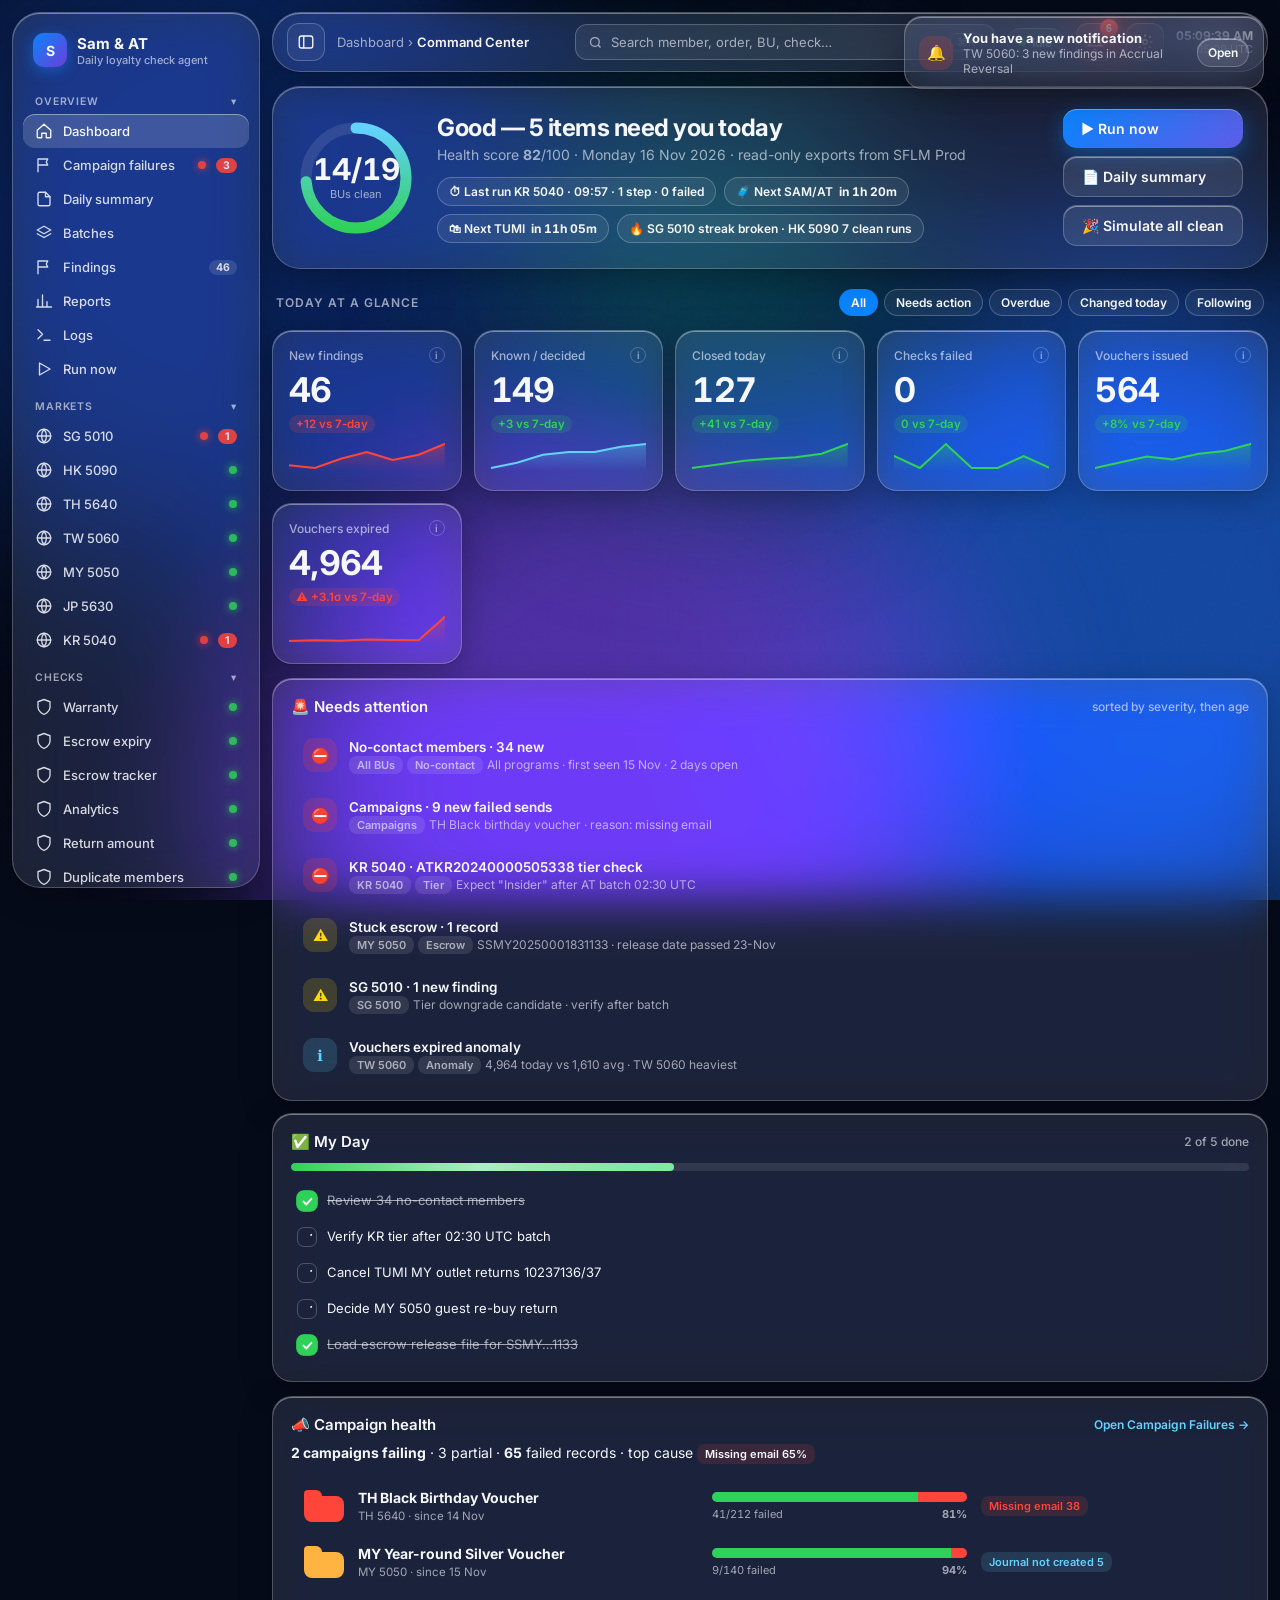
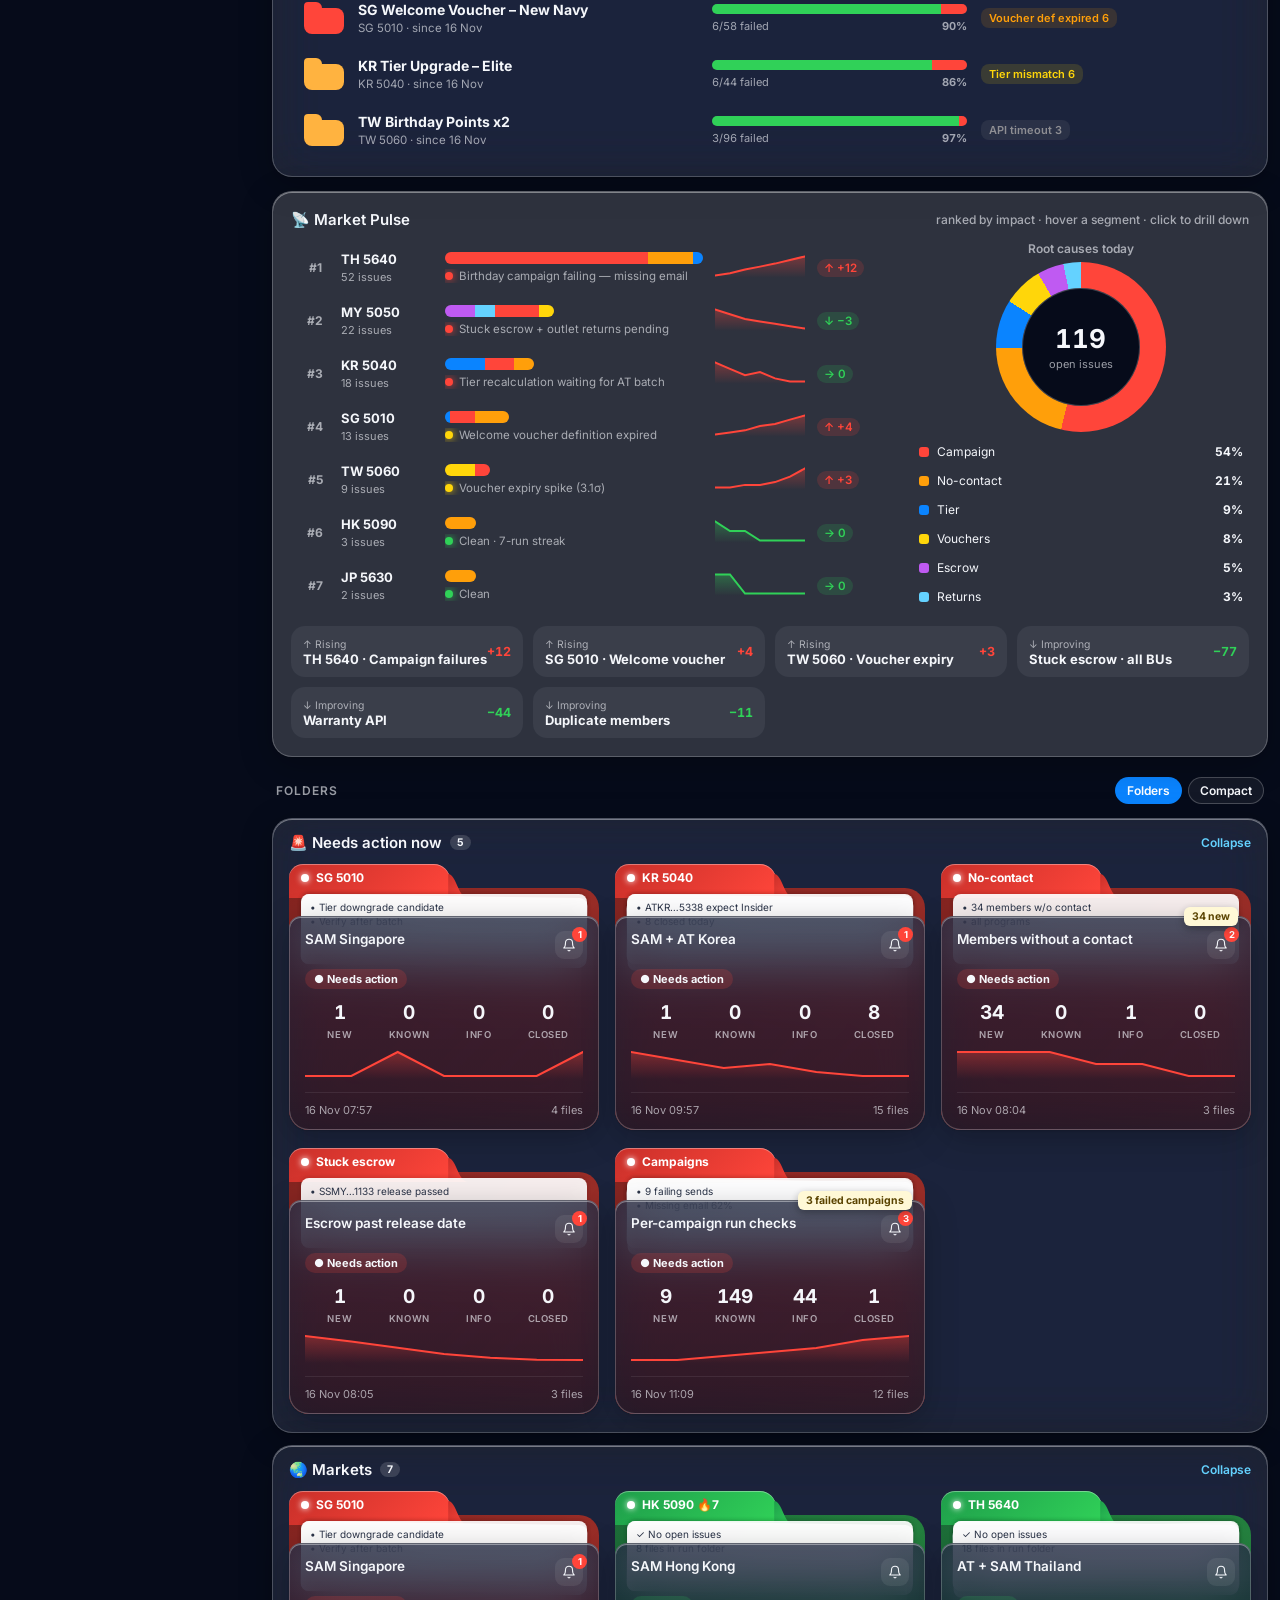
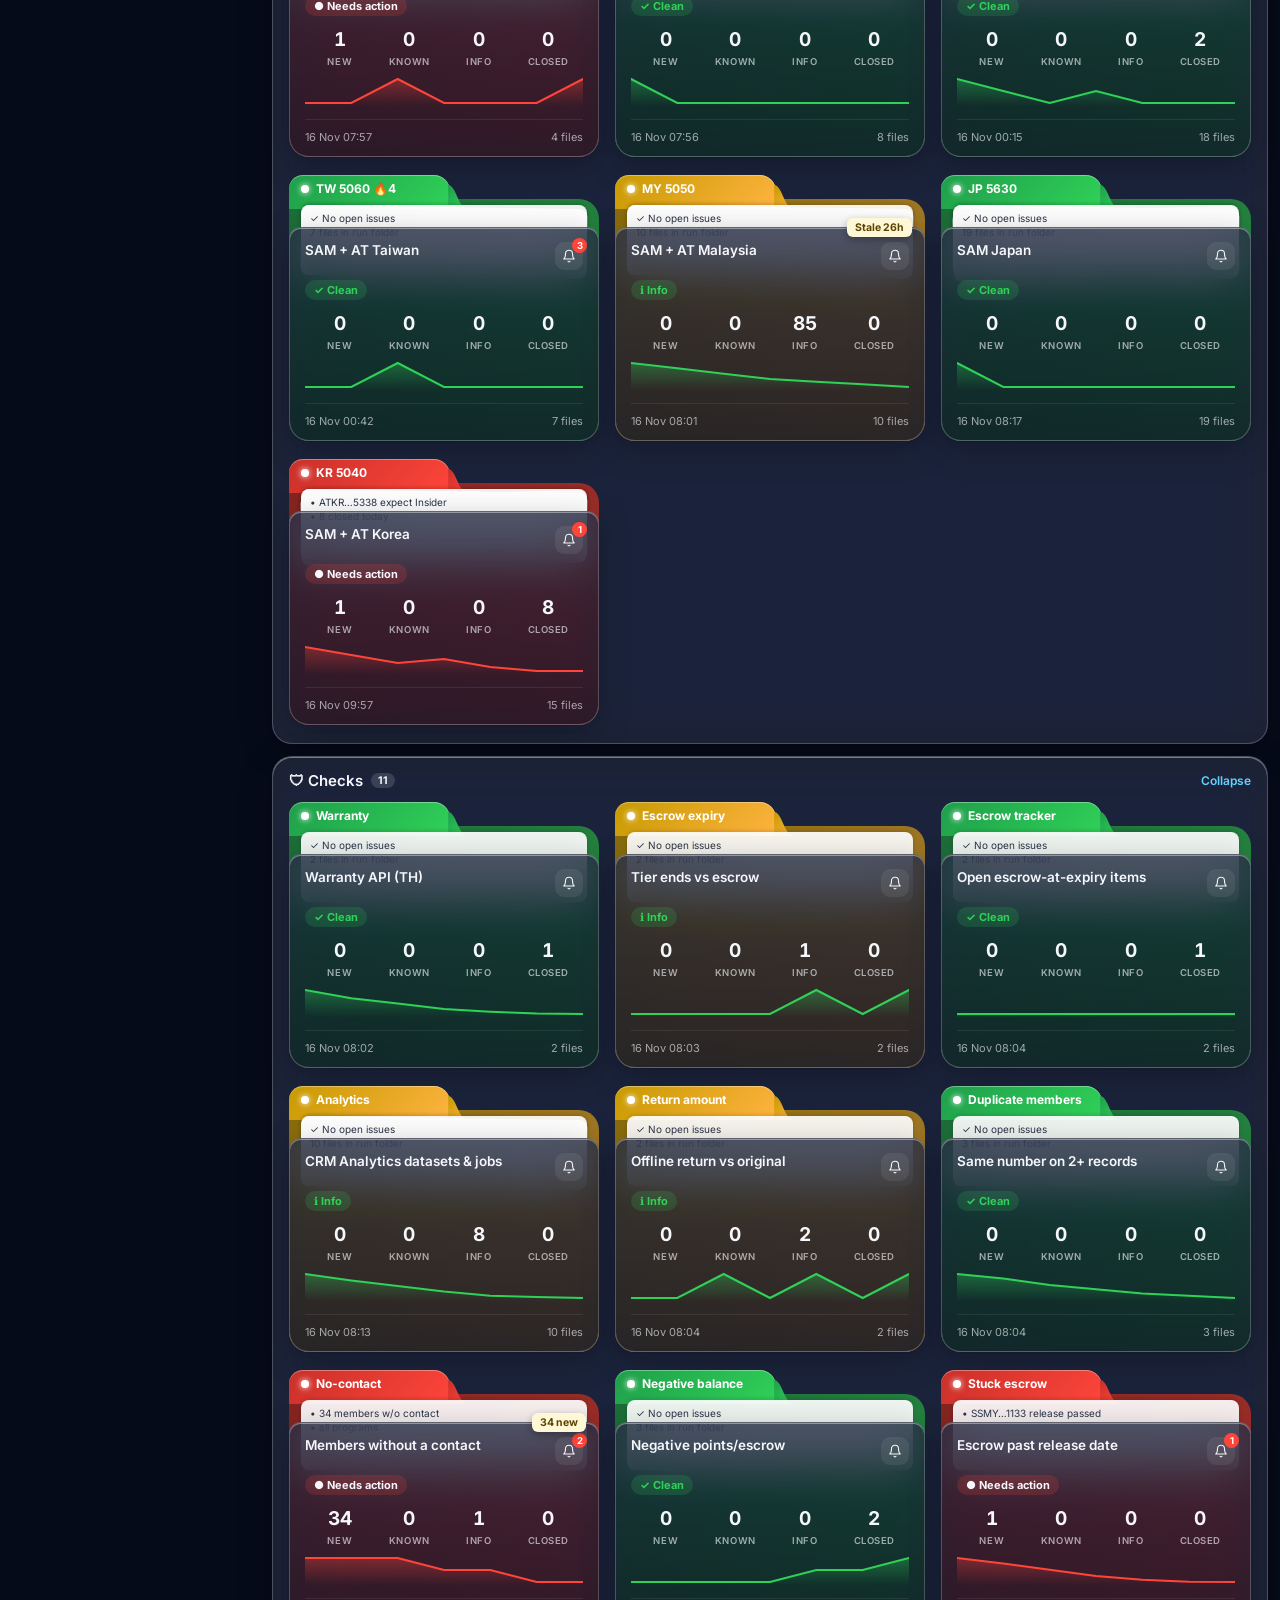
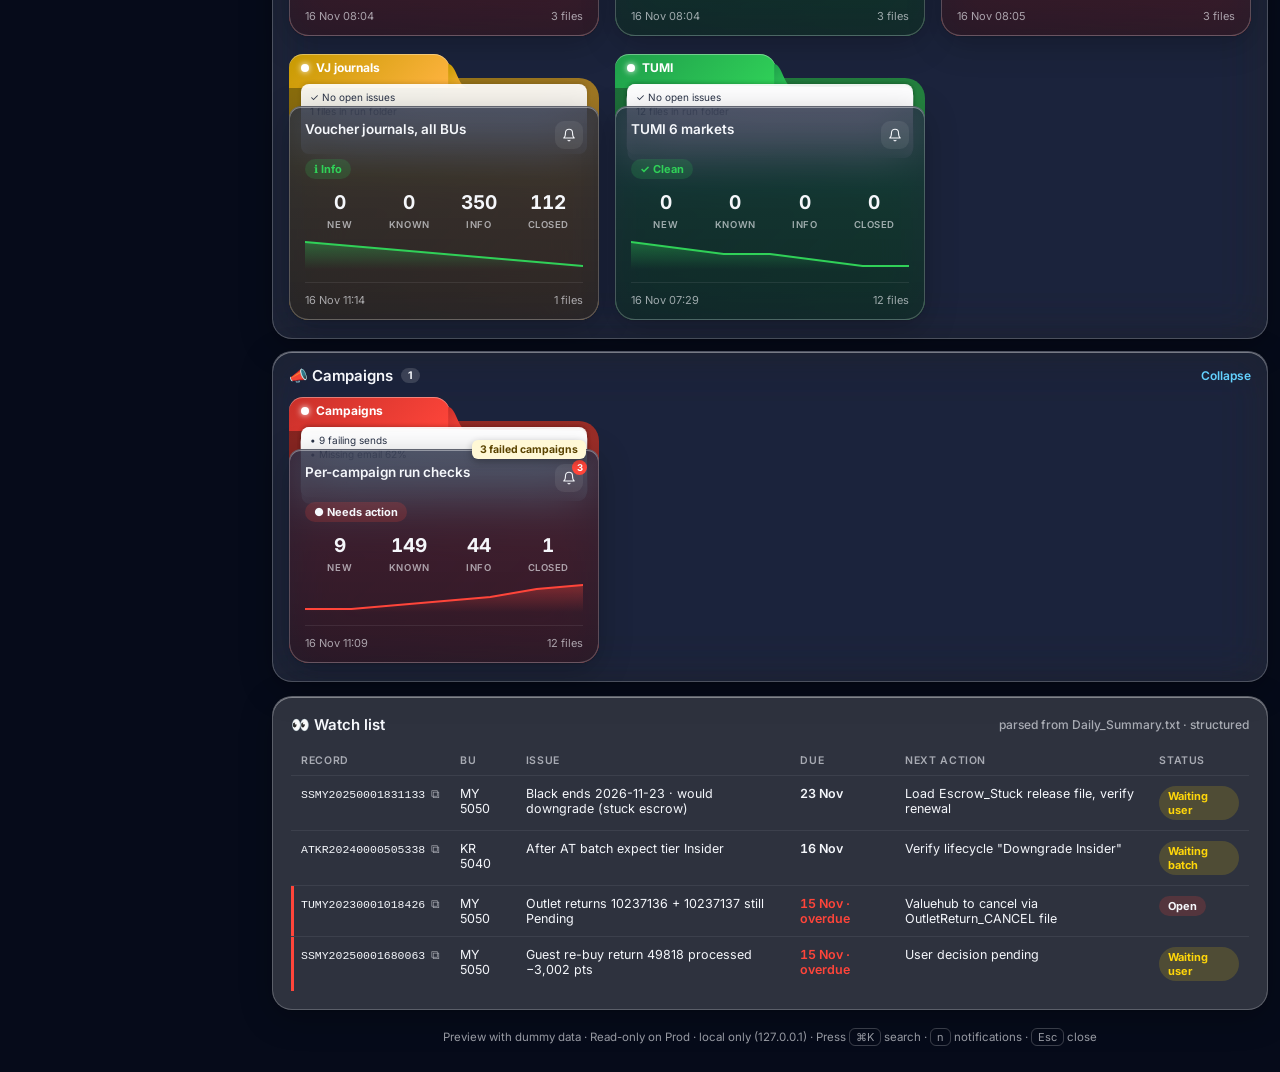
<file: original.html>
<!DOCTYPE html>
<html lang="en">
<head>
<meta charset="UTF-8">
<meta name="viewport" content="width=device-width, initial-scale=1">
<title>Sam & AT – Command Center (Liquid Glass preview)</title>
<link rel="preconnect" href="https://fonts.googleapis.com">
<link href="https://fonts.googleapis.com/css2?family=Inter:wght@400;500;600;700&display=swap" rel="stylesheet">
<style>
:root{
  --dur-instant:90ms;--dur-fast:150ms;--dur-base:240ms;--dur-slow:350ms;
  --ease-standard:cubic-bezier(.2,0,0,1);--ease-spring:cubic-bezier(.34,1.56,.64,1);
  --glass-bg:rgba(255,255,255,.10);--glass-strong:rgba(255,255,255,.16);
  --glass-border:rgba(255,255,255,.22);--glass-hi:inset 0 1px 0 rgba(255,255,255,.40);
  --glass-shadow:0 8px 32px rgba(0,0,0,.25),0 1px 2px rgba(0,0,0,.15);
  --blur:24px;--text:#f5f7fb;--muted:rgba(245,247,251,.62);
  --ok:#30D158;--info:#64D2FF;--warn:#FFD60A;--bad:#FF453A;--neutral:#8E8E93;--accent:#0A84FF;
  --b1:#0b2a6b;--b2:#1b5fd1;--b3:#6a3fd6;--b4:#0a7b8a;--bg:#060b1a;
  --r-xl:28px;--r-lg:20px;--r-md:14px;
}
[data-theme="emerald"]{--b1:#053b2e;--b2:#0f8a5f;--b3:#1a6c8f;--b4:#3a8f2a;--bg:#03120c;--accent:#30D158}
[data-theme="sunset"]{--b1:#5a1238;--b2:#d4532b;--b3:#8a2ad1;--b4:#e09a2b;--bg:#160609;--accent:#FF9F0A}
[data-theme="pearl"]{--glass-bg:rgba(255,255,255,.55);--glass-strong:rgba(255,255,255,.75);--glass-border:rgba(255,255,255,.7);
  --text:#0d1424;--muted:rgba(13,20,36,.6);--b1:#b9d4ff;--b2:#ffd9ec;--b3:#d6ccff;--b4:#c6f2ea;--bg:#eef2fa;
  --glass-shadow:0 8px 30px rgba(30,50,90,.12),0 1px 2px rgba(30,50,90,.08)}
[data-transparency="reduced"]{--glass-bg:rgba(30,38,60,.96);--glass-strong:rgba(36,44,68,.98);--blur:0px}
[data-theme="pearl"][data-transparency="reduced"]{--glass-bg:#fff;--glass-strong:#fff}
*{box-sizing:border-box;margin:0;padding:0}
html,body{height:100%}
body{font-family:-apple-system,BlinkMacSystemFont,"SF Pro Display",Inter,system-ui,sans-serif;color:var(--text);background:var(--bg);
  overflow-x:hidden;-webkit-font-smoothing:antialiased;font-size:14px}
.num{font-variant-numeric:tabular-nums}
/* background mesh */
.mesh{position:fixed;inset:0;z-index:0;overflow:hidden;pointer-events:none}
.blob{position:absolute;width:55vmax;height:55vmax;border-radius:50%;filter:blur(90px);opacity:.75;will-change:transform}
.blob:nth-child(1){background:var(--b1);top:-15%;left:-10%;animation:drift1 80s ease-in-out infinite alternate}
.blob:nth-child(2){background:var(--b2);top:30%;right:-15%;animation:drift2 90s ease-in-out infinite alternate}
.blob:nth-child(3){background:var(--b3);bottom:-25%;left:20%;animation:drift3 70s ease-in-out infinite alternate}
.blob:nth-child(4){background:var(--b4);top:10%;left:40%;width:30vmax;height:30vmax;opacity:.45;animation:drift2 75s ease-in-out infinite alternate-reverse}
.grain{position:absolute;inset:0;opacity:.035;background-image:url("data:image/svg+xml,%3Csvg xmlns='http://www.w3.org/2000/svg' width='160' height='160'%3E%3Cfilter id='n'%3E%3CfeTurbulence baseFrequency='.9'/%3E%3C/filter%3E%3Crect width='100%25' height='100%25' filter='url(%23n)'/%3E%3C/svg%3E")}
.mesh.clean-glow::after{content:"";position:absolute;inset:0;background:radial-gradient(circle at 50% 20%,rgba(48,209,88,.25),transparent 60%);animation:fadeout 3s forwards}
@keyframes drift1{to{transform:translate(12vw,8vh) scale(1.1)}}
@keyframes drift2{to{transform:translate(-10vw,-6vh) scale(.95)}}
@keyframes drift3{to{transform:translate(8vw,-10vh) scale(1.05)}}
@keyframes fadeout{0%{opacity:0}20%{opacity:1}100%{opacity:0}}
/* glass */
.glass{background:var(--glass-bg);backdrop-filter:blur(var(--blur)) saturate(180%);-webkit-backdrop-filter:blur(var(--blur)) saturate(180%);
  border:1px solid var(--glass-border);box-shadow:var(--glass-shadow),var(--glass-hi);border-radius:var(--r-lg);position:relative}
.solid{background:var(--glass-strong);border:1px solid var(--glass-border);box-shadow:var(--glass-shadow),var(--glass-hi);border-radius:var(--r-lg);position:relative}
.glass::before,.solid::before{content:"";position:absolute;inset:0;border-radius:inherit;pointer-events:none;
  background:radial-gradient(400px circle at var(--mx,-999px) var(--my,-999px),rgba(255,255,255,.13),transparent 45%);opacity:0;transition:opacity var(--dur-base)}
.glass:hover::before,.solid:hover::before{opacity:1}
/* layout */
.app{position:relative;z-index:1;display:grid;grid-template-columns:auto 1fr;min-height:100vh;gap:12px;padding:12px}
.sidebar{width:248px;padding:16px 10px;height:calc(100vh - 24px);position:sticky;top:12px;overflow-y:auto;border-radius:var(--r-xl);
  transition:width var(--dur-slow) var(--ease-spring);scrollbar-width:none}
.sidebar::-webkit-scrollbar{display:none}
.app.rail .sidebar{width:72px}
.brand{display:flex;align-items:center;gap:10px;padding:4px 10px 14px}
.logo{width:34px;height:34px;border-radius:11px;background:linear-gradient(135deg,var(--accent),#6a3fd6);display:grid;place-items:center;font-weight:700;flex:none;box-shadow:0 4px 14px rgba(10,132,255,.45)}
.brand h1{font-size:15px;font-weight:700;white-space:nowrap}
.brand small{display:block;color:var(--muted);font-size:11px;font-weight:500}
.app.rail .brand div,.app.rail .nav-label,.app.rail .grp-title,.app.rail .nav .badge{display:none}
.grp-title{font-size:10.5px;letter-spacing:.08em;text-transform:uppercase;color:var(--muted);padding:14px 12px 6px;font-weight:600;cursor:pointer;display:flex;justify-content:space-between}
.nav{list-style:none}
.nav li{display:flex;align-items:center;gap:10px;padding:8px 12px;border-radius:12px;cursor:pointer;color:var(--text);opacity:.86;
  transition:background var(--dur-fast),transform var(--dur-fast),opacity var(--dur-fast);position:relative;white-space:nowrap}
.nav li:hover{background:rgba(255,255,255,.08);opacity:1}
.nav li:active{transform:scale(.97)}
.nav li.active{background:rgba(255,255,255,.16);opacity:1;box-shadow:var(--glass-hi)}
.nav svg{width:18px;height:18px;flex:none}
.nav-label{flex:1;font-size:13px;font-weight:500}
.dot{width:8px;height:8px;border-radius:50%;flex:none}
.dot.ok{background:var(--ok);box-shadow:0 0 8px var(--ok)}.dot.warn{background:var(--warn);box-shadow:0 0 8px var(--warn)}
.dot.bad{background:var(--bad);box-shadow:0 0 8px var(--bad)}
.badge{font-size:10.5px;font-weight:700;padding:1px 7px;border-radius:99px;background:var(--bad);color:#fff}
.badge.soft{background:rgba(255,255,255,.14);color:var(--text)}
.app.rail .nav li{justify-content:center}
.app.rail .nav li .dot{position:absolute;top:6px;right:12px;width:6px;height:6px}
.grp{overflow:hidden;display:grid;grid-template-rows:1fr;transition:grid-template-rows var(--dur-slow) var(--ease-standard)}
.grp.closed{grid-template-rows:0fr}
.grp>ul{min-height:0}
/* main */
main{min-width:0;display:flex;flex-direction:column;gap:14px}
.topbar{display:flex;align-items:center;gap:12px;padding:10px 14px;position:sticky;top:12px;z-index:20;border-radius:var(--r-xl)}
.iconbtn{width:38px;height:38px;border-radius:12px;display:grid;place-items:center;cursor:pointer;border:1px solid var(--glass-border);
  background:rgba(255,255,255,.06);color:var(--text);transition:transform var(--dur-instant),background var(--dur-fast);position:relative;flex:none}
.iconbtn:hover{background:rgba(255,255,255,.14)}
.iconbtn:active{transform:scale(.94)}
.iconbtn svg{width:18px;height:18px}
.crumbs{font-size:13px;color:var(--muted);white-space:nowrap;overflow:hidden;text-overflow:ellipsis}
.crumbs b{color:var(--text);font-weight:600}
.search{flex:1;min-width:120px;max-width:420px;margin-left:auto;display:flex;align-items:center;gap:8px;padding:8px 12px;border-radius:12px;
  background:rgba(255,255,255,.07);border:1px solid var(--glass-border);color:var(--muted);cursor:text;font-size:13px}
.search kbd,.kbd{font-family:inherit;font-size:11px;padding:1px 6px;border-radius:6px;border:1px solid var(--glass-border);margin-left:auto}
.pill{display:inline-flex;align-items:center;gap:6px;padding:6px 11px;border-radius:99px;font-size:12px;font-weight:600;border:1px solid var(--glass-border);background:rgba(255,255,255,.07);white-space:nowrap}
.pill .live{width:7px;height:7px;border-radius:50%;background:var(--ok)}
.pill.running .live{background:var(--info);animation:pulse 1s infinite}
@keyframes pulse{50%{box-shadow:0 0 0 6px rgba(100,210,255,0)}0%{box-shadow:0 0 0 0 rgba(100,210,255,.7)}}
.clock{text-align:right;font-size:12px;line-height:1.25;white-space:nowrap}
.clock small{color:var(--muted);display:block;font-size:11px}
.bell-badge{position:absolute;top:-5px;right:-5px;min-width:18px;height:18px;padding:0 5px;border-radius:99px;background:var(--bad);color:#fff;font-size:10.5px;font-weight:700;display:grid;place-items:center;box-shadow:0 2px 8px rgba(255,69,58,.6)}
.bell-badge.pop{animation:pop .45s var(--ease-spring)}
@keyframes pop{0%{transform:scale(0)}70%{transform:scale(1.2)}100%{transform:scale(1)}}
.ring-anim svg{animation:ring .9s ease-in-out}
@keyframes ring{0%,100%{transform:rotate(0)}15%{transform:rotate(14deg)}30%{transform:rotate(-12deg)}45%{transform:rotate(9deg)}60%{transform:rotate(-6deg)}75%{transform:rotate(3deg)}}
/* hero */
.hero{display:grid;grid-template-columns:auto 1fr auto;gap:22px;align-items:center;padding:22px 24px;border-radius:var(--r-xl)}
.ring{position:relative;width:118px;height:118px}
.ring svg{transform:rotate(-90deg)}
.ring .val{position:absolute;inset:0;display:grid;place-items:center;text-align:center}
.ring .val b{font-size:30px;font-weight:700;display:block;line-height:1}
.ring .val span{font-size:11px;color:var(--muted)}
.ring circle.fg{transition:stroke-dashoffset 1.2s var(--ease-standard)}
.hero h2{font-size:24px;font-weight:700;letter-spacing:-.02em}
.hero p{color:var(--muted);margin-top:4px}
.meta{display:flex;flex-wrap:wrap;gap:8px;margin-top:14px}
.btn{display:inline-flex;align-items:center;gap:8px;padding:11px 18px;border-radius:14px;border:0;font:inherit;font-weight:600;cursor:pointer;color:#fff;
  background:linear-gradient(135deg,var(--accent),#5e5ce6);box-shadow:0 6px 20px rgba(10,132,255,.4),inset 0 1px 0 rgba(255,255,255,.35);
  transition:transform var(--dur-instant),box-shadow var(--dur-fast),width var(--dur-slow);position:relative;overflow:hidden;white-space:nowrap}
.btn:hover{box-shadow:0 10px 28px rgba(10,132,255,.55),inset 0 1px 0 rgba(255,255,255,.35)}
.btn:active{transform:scale(.97)}
.btn.ghost{background:rgba(255,255,255,.1);box-shadow:var(--glass-hi);border:1px solid var(--glass-border);color:var(--text)}
.btn .rip{position:absolute;border-radius:50%;background:rgba(255,255,255,.45);transform:scale(0);animation:rip .6s ease-out forwards;pointer-events:none}
@keyframes rip{to{transform:scale(4);opacity:0}}
.btn.progress{background:linear-gradient(90deg,#1c3d6e,#1c3d6e)}
.btn .bar{position:absolute;left:0;bottom:0;height:3px;background:var(--info);width:0;transition:width .3s linear}
.btn.ok-state{background:linear-gradient(135deg,#1fa84a,#30D158)}
.hero-actions{display:flex;flex-direction:column;gap:8px;align-items:stretch}
/* section */
.sec-title{display:flex;align-items:center;justify-content:space-between;margin:6px 4px 0}
.sec-title h3{font-size:12px;letter-spacing:.08em;text-transform:uppercase;color:var(--muted);font-weight:600}
.chips{display:flex;gap:6px;flex-wrap:wrap}
.chip{padding:5px 11px;border-radius:99px;font-size:12px;font-weight:600;border:1px solid var(--glass-border);background:rgba(255,255,255,.06);cursor:pointer;transition:all var(--dur-fast)}
.chip:hover{background:rgba(255,255,255,.14)}
.chip.on{background:var(--accent);border-color:transparent;color:#fff}
/* KPIs */
.kpis{display:grid;grid-template-columns:repeat(auto-fit,minmax(170px,1fr));gap:12px}
.kpi{padding:16px;transition:transform var(--dur-base) var(--ease-spring),box-shadow var(--dur-base);cursor:default;overflow:hidden}
.kpi:hover{transform:translateY(-3px)}
.kpi .lbl{font-size:12px;color:var(--muted);font-weight:500;display:flex;justify-content:space-between;align-items:center}
.kpi .v{font-size:34px;font-weight:700;letter-spacing:-.02em;margin:6px 0 4px}
.delta{font-size:11.5px;font-weight:600;padding:2px 7px;border-radius:99px;display:inline-flex;gap:3px}
.delta.up-bad,.delta.down-bad{color:var(--bad);background:rgba(255,69,58,.16)}
.delta.up-good,.delta.down-good{color:var(--ok);background:rgba(48,209,88,.16)}
.spark{width:100%;height:30px;margin-top:8px}
.spark path.l{stroke-dasharray:400;stroke-dashoffset:400;animation:draw 1.2s var(--ease-standard) forwards}
@keyframes draw{to{stroke-dashoffset:0}}
.info-i{width:16px;height:16px;border-radius:50%;border:1px solid var(--glass-border);font-size:10px;display:grid;place-items:center;cursor:help;position:relative}
.info-i:hover::after{content:attr(data-tip);position:absolute;right:0;top:22px;width:220px;padding:10px 12px;border-radius:12px;font-size:12px;line-height:1.4;
  background:rgba(20,26,44,.92);color:#fff;z-index:30;box-shadow:var(--glass-shadow);backdrop-filter:blur(12px);font-weight:400}
/* grid of panels */
.row{display:grid;grid-template-columns:2fr 1fr;gap:12px}
.panel{padding:18px}
.panel h4{font-size:15px;font-weight:600;display:flex;align-items:center;gap:8px;justify-content:space-between;margin-bottom:12px}
.panel h4 small{color:var(--muted);font-weight:500;font-size:12px}
/* attention inbox */
.att{display:flex;flex-direction:column;gap:6px}
.att-row{display:grid;grid-template-columns:auto 1fr auto;gap:12px;align-items:center;padding:10px 12px;border-radius:14px;cursor:pointer;
  transition:background var(--dur-fast),transform var(--dur-fast);opacity:0;animation:fadeup .45s var(--ease-standard) forwards}
.att-row:hover{background:rgba(255,255,255,.08)}
.att-row:hover .act{opacity:1;transform:translateX(0)}
.sev{width:34px;height:34px;border-radius:11px;display:grid;place-items:center;font-size:15px}
.sev.bad{background:rgba(255,69,58,.18);color:var(--bad)}.sev.warn{background:rgba(255,214,10,.16);color:var(--warn)}.sev.info{background:rgba(100,210,255,.16);color:var(--info)}
.att-row b{font-size:13.5px;font-weight:600}
.att-row p{font-size:12px;color:var(--muted);margin-top:2px}
.act{opacity:0;transform:translateX(8px);transition:all var(--dur-base) var(--ease-standard);display:flex;gap:6px}
.tag{font-size:11px;font-weight:600;padding:2px 8px;border-radius:8px;background:rgba(255,255,255,.1);margin-right:4px}
@keyframes fadeup{from{opacity:0;transform:translateY(8px)}to{opacity:1;transform:none}}
/* my day */
.prog{height:8px;border-radius:99px;background:rgba(255,255,255,.1);overflow:hidden;margin:6px 0 12px}
.prog i{display:block;height:100%;border-radius:99px;background:linear-gradient(90deg,var(--ok),#7ee8a1);transition:width .6s var(--ease-spring);position:relative}
.prog i::after{content:"";position:absolute;inset:0;background:linear-gradient(90deg,transparent,rgba(255,255,255,.5),transparent);animation:shimmer 2s infinite}
@keyframes shimmer{from{transform:translateX(-100%)}to{transform:translateX(100%)}}
.todo{display:flex;gap:10px;align-items:flex-start;padding:8px 6px;border-radius:12px;cursor:pointer;transition:background var(--dur-fast)}
.todo:hover{background:rgba(255,255,255,.06)}
.cb{width:20px;height:20px;border-radius:7px;border:1.5px solid var(--glass-border);flex:none;display:grid;place-items:center;transition:all var(--dur-base) var(--ease-spring)}
.cb svg{width:13px;height:13px;stroke-dasharray:20;stroke-dashoffset:20;transition:stroke-dashoffset .3s var(--ease-standard) .05s}
.todo.done .cb{background:var(--ok);border-color:var(--ok);transform:scale(1.08)}
.todo.done .cb svg{stroke-dashoffset:0}
.todo.done span{text-decoration:line-through;color:var(--muted)}
.todo span{font-size:13px;line-height:1.4}
/* heatmap */
.heat-wrap{overflow-x:auto}
.heat{display:grid;gap:4px;min-width:640px}
.heat .h{font-size:10.5px;color:var(--muted);text-align:center;font-weight:600;writing-mode:vertical-rl;transform:rotate(180deg);height:78px;justify-self:center}
.heat .rl{font-size:12px;font-weight:600;align-self:center;white-space:nowrap}
.cell{height:30px;border-radius:8px;display:grid;place-items:center;font-size:11px;font-weight:700;cursor:pointer;transition:transform var(--dur-fast) var(--ease-spring),box-shadow var(--dur-fast)}
.cell:hover{transform:scale(1.15);box-shadow:0 4px 14px rgba(0,0,0,.35);z-index:2}
.c0{background:rgba(48,209,88,.20);color:var(--ok)}.c1{background:rgba(100,210,255,.2);color:var(--info)}
.c2{background:rgba(255,214,10,.22);color:var(--warn)}.c3{background:rgba(255,69,58,.28);color:var(--bad-t)}.cn{background:rgba(255,255,255,.05);color:var(--muted)}
/* cards */
.cards{display:grid;grid-template-columns:repeat(auto-fill,minmax(230px,1fr));gap:12px}
.card{padding:16px;cursor:pointer;transition:transform var(--dur-base) var(--ease-spring),box-shadow var(--dur-base);transform-style:preserve-3d;overflow:hidden;
  opacity:0;animation:fadeup .5s var(--ease-standard) forwards;contain:layout paint}
.card:hover{box-shadow:0 18px 40px rgba(0,0,0,.35),var(--glass-hi)}
.card .top{display:flex;justify-content:space-between;align-items:flex-start;gap:8px}
.card .nm{font-weight:700;font-size:15px}
.card .sub{font-size:11.5px;color:var(--muted);margin-top:2px;line-height:1.3}
.st{display:inline-flex;align-items:center;gap:5px;font-size:11px;font-weight:700;padding:3px 9px;border-radius:99px;margin-top:10px}
.st.ok{background:rgba(48,209,88,.16);color:var(--ok)}.st.bad{background:rgba(255,69,58,.18);color:var(--bad-t)}.st.warn{background:rgba(255,214,10,.16);color:var(--warn)}
.counts{display:grid;grid-template-columns:repeat(4,1fr);margin-top:12px;text-align:center}
.counts b{font-size:19px;font-weight:700;display:block}
.counts span{font-size:9.5px;letter-spacing:.06em;color:var(--muted);font-weight:600}
.foot{display:flex;justify-content:space-between;font-size:11px;color:var(--muted);margin-top:10px;padding-top:10px;border-top:1px solid rgba(255,255,255,.08)}
.minibell{position:relative;width:28px;height:28px;border-radius:9px;display:grid;place-items:center;background:rgba(255,255,255,.07);flex:none}
.minibell svg{width:14px;height:14px}
.minibell em{position:absolute;top:-4px;right:-4px;background:var(--bad);color:#fff;font-style:normal;font-size:9.5px;font-weight:700;min-width:15px;height:15px;border-radius:99px;display:grid;place-items:center;padding:0 3px}
.streak{font-size:10.5px;font-weight:700;color:#ffb340;margin-left:6px}
.card.success:hover::after{content:"";position:absolute;inset:-1px;border-radius:inherit;pointer-events:none;
  background:linear-gradient(110deg,transparent 30%,rgba(255,255,255,.35) 50%,transparent 70%);background-size:250% 100%;animation:sweep 1.1s ease forwards}
@keyframes sweep{from{background-position:120% 0}to{background-position:-120% 0}}
.spk{position:absolute;pointer-events:none;font-size:12px;animation:float 1s ease-out forwards}
@keyframes float{from{opacity:1;transform:translateY(0) scale(.6)}to{opacity:0;transform:translateY(-34px) scale(1.2)}}
/* ===== folder cards ===== */
.shelf{padding:14px 16px 18px}
.shelf-h{display:flex;justify-content:space-between;align-items:center;margin-bottom:6px}
.shelf-h h4{font-size:15px;font-weight:600;display:flex;gap:8px;align-items:center}
.shelf-h a{font-size:12px;color:var(--info);cursor:pointer;font-weight:600}
.shelf-row{display:grid;grid-template-columns:repeat(auto-fill,minmax(238px,1fr));gap:18px 16px;padding-top:6px}
.shelf.collapsed .shelf-row{display:none}
.folder{position:relative;padding-top:24px;cursor:pointer;perspective:900px;opacity:0;animation:fadeup .5s var(--ease-standard) forwards;contain:layout}
.folder .f-tab{position:absolute;top:0;left:0;width:52%;height:34px;border-radius:14px 16px 0 0;background:var(--tab);display:flex;align-items:flex-start;gap:7px;
  padding:6px 12px;font-size:12px;font-weight:700;color:#fff;transition:filter var(--dur-base);box-shadow:inset 0 1px 0 rgba(255,255,255,.35)}
.folder .f-tab::after{content:"";position:absolute;right:-18px;bottom:0;width:20px;height:24px;background:var(--tab);clip-path:path('M0 0 C 8 0 10 24 20 24 L0 24Z')}
.folder .f-tab .dot{margin-top:4px;background:#fff;box-shadow:0 0 6px #fff}
.folder .f-back{position:absolute;top:24px;left:0;right:0;bottom:0;border-radius:0 20px 20px 20px;background:var(--tab);filter:brightness(.7) saturate(.9)}
.folder .f-front{border-top:3px solid transparent;border-image:var(--tab) 1}
.folder .papers{position:absolute;left:12px;right:12px;top:30px;height:70px;pointer-events:none}
.folder .papers i{position:absolute;inset:0;border-radius:8px;background:rgba(255,255,255,.92);box-shadow:0 -1px 4px rgba(0,0,0,.15);transition:transform var(--dur-slow) var(--ease-spring);padding:7px 9px;
  font-style:normal;font-size:10px;line-height:1.35;color:#2b3448;overflow:hidden}
.folder .papers i:nth-child(1){transform:translateY(4px) rotate(-1.2deg);background:rgba(240,244,252,.85)}
.folder .papers i:nth-child(2){transform:translateY(2px) rotate(.8deg);background:rgba(248,250,255,.9)}
.folder .papers i:nth-child(3){transform:translateY(0)}
.folder:hover .papers i:nth-child(1){transform:translateY(-10px) rotate(-3deg)}
.folder:hover .papers i:nth-child(2){transform:translateY(-16px) rotate(2deg)}
.folder:hover .papers i:nth-child(3){transform:translateY(-24px)}
.folder .f-front{position:relative;margin-top:28px;padding:14px 15px 12px;border-radius:12px 12px 20px 20px;transform-origin:50% 100%;
  transition:transform var(--dur-slow) var(--ease-spring),box-shadow var(--dur-base);background:linear-gradient(180deg,rgba(28,36,60,.78),rgba(18,24,42,.86));
  backdrop-filter:blur(var(--blur)) saturate(180%);-webkit-backdrop-filter:blur(var(--blur)) saturate(180%);border:1px solid var(--glass-border);box-shadow:var(--glass-shadow),var(--glass-hi);z-index:2}
[data-theme="pearl"] .folder .f-front{background:linear-gradient(180deg,rgba(255,255,255,.8),rgba(255,255,255,.6))}
.folder:hover .f-front{transform:rotateX(-9deg) translateY(4px);box-shadow:0 22px 40px rgba(0,0,0,.35),var(--glass-hi)}
.folder:hover{transform:translateY(-4px)}
.folder{transition:transform var(--dur-base) var(--ease-spring)}
.folder.s-ok{--tab:linear-gradient(135deg,#1f9e4b,#30D158)}
.folder.s-bad{--tab:linear-gradient(135deg,#c9302a,#FF453A)}
.folder.s-warn{--tab:linear-gradient(135deg,#c79a00,#FFB340)}
.folder.s-none{--tab:linear-gradient(135deg,#5b5b63,#8E8E93)}
.folder .row1{display:flex;justify-content:space-between;gap:8px;align-items:flex-start}
.folder .row1 b{font-size:13.5px;font-weight:600;line-height:1.3}
.folder .sticker{position:absolute;top:-10px;right:12px;background:#fff8d6;color:#5a4300;font-size:10.5px;font-weight:700;padding:3px 8px;border-radius:6px;transform:rotate(3deg);
  box-shadow:0 3px 8px rgba(0,0,0,.3);z-index:3;animation:pop .5s var(--ease-spring) both}
.folder .counts .hot{color:var(--bad-t)}
.folder.success:hover .f-front::after{content:"";position:absolute;inset:0;border-radius:inherit;pointer-events:none;
  background:linear-gradient(110deg,transparent 30%,rgba(255,255,255,.35) 50%,transparent 70%);background-size:250% 100%;animation:sweep 1.1s ease forwards}
.folder.opening .f-front{transform:rotateX(-70deg) translateY(10px);opacity:.4}
.folder.opening .papers i{transform:translateY(-40px) rotate(6deg)!important}
.folder.compact{padding-top:18px}.folder.compact .papers{display:none}.folder.compact .f-front{margin-top:16px}
.folder.compact .counts,.folder.compact .spark{display:none}
/* ===== market pulse ===== */
.pulse{display:grid;grid-template-columns:1.8fr 1fr;gap:16px}
.lb-row{display:grid;grid-template-columns:28px 92px 1fr 90px 70px;gap:12px;align-items:center;padding:10px 10px;border-radius:14px;cursor:pointer;transition:background var(--dur-fast);
  opacity:0;animation:fadeup .45s var(--ease-standard) forwards}
.lb-row:hover{background:rgba(255,255,255,.07)}
.lb-rank{font-size:12px;font-weight:700;color:var(--muted);text-align:center}
.lb-name b{font-size:13px;display:block}.lb-name small{font-size:11px;color:var(--muted)}
.stack{display:flex;height:12px;border-radius:99px;overflow:hidden;background:rgba(255,255,255,.07)}
.stack i{display:block;height:100%;transform-origin:left;animation:growx .8s var(--ease-standard) both;position:relative;transition:filter var(--dur-fast)}
.stack i:hover{filter:brightness(1.3)}
@keyframes growx{from{transform:scaleX(0)}}
.lb-reason{font-size:11.5px;color:var(--muted);margin-top:5px;white-space:nowrap;overflow:hidden;text-overflow:ellipsis}
.lb-spark svg{height:24px;margin:0}
.donut{width:170px;height:170px;border-radius:50%;margin:6px auto;position:relative;transition:transform var(--dur-slow) var(--ease-spring)}
.donut:hover{transform:scale(1.03)}
.donut::after{content:"";position:absolute;inset:26px;border-radius:50%;background:var(--bg);box-shadow:inset 0 0 0 1px var(--glass-border)}
.donut .dc{position:absolute;inset:0;display:grid;place-items:center;z-index:1;text-align:center}
.donut .dc b{font-size:26px;display:block}.donut .dc span{font-size:11px;color:var(--muted)}
.legend{display:flex;flex-direction:column;gap:6px;font-size:12px;margin-top:8px}
.legend div{display:flex;align-items:center;gap:8px;padding:4px 6px;border-radius:8px;cursor:pointer}
.legend div:hover{background:rgba(255,255,255,.07)}
.legend i{width:10px;height:10px;border-radius:3px;flex:none}.legend span{margin-left:auto;font-weight:700}
.movers{display:grid;grid-template-columns:repeat(auto-fit,minmax(200px,1fr));gap:10px;margin-top:14px}
.mover{padding:10px 12px;border-radius:14px;background:rgba(255,255,255,.06);display:flex;justify-content:space-between;align-items:center;font-size:12.5px}
.mover b{font-size:13px}.mover .up{color:var(--bad);font-weight:700}.mover .dn{color:var(--ok);font-weight:700}
/* ===== campaigns ===== */
.view{display:flex;flex-direction:column;gap:14px}
.view[hidden]{display:none}
.camp-head{display:flex;justify-content:space-between;align-items:center;gap:14px;flex-wrap:wrap;padding:20px 22px;border-radius:var(--r-xl)}
.camp-head h2{font-size:24px;font-weight:700}.camp-head p{color:var(--muted);margin-top:3px}
.ckpis{display:grid;grid-template-columns:repeat(auto-fit,minmax(140px,1fr));gap:10px}
.ckpi{padding:14px}.ckpi .lbl{font-size:11.5px;color:var(--muted)}.ckpi .v{font-size:26px;font-weight:700;margin-top:4px}
.crow{display:grid;grid-template-columns:auto 1.6fr 1.4fr 1.6fr auto;gap:14px;align-items:center;padding:14px 16px;border-radius:18px;cursor:pointer;
  transition:background var(--dur-fast),transform var(--dur-base) var(--ease-spring);opacity:0;animation:fadeup .45s var(--ease-standard) forwards;border:1px solid transparent}
.crow:hover{background:rgba(255,255,255,.07);border-color:var(--glass-border);transform:translateX(3px)}
.crow:hover .act{opacity:1;transform:none}
.mfold{width:40px;height:32px;position:relative;flex:none}
.mfold::before{content:"";position:absolute;left:0;top:0;width:18px;height:8px;border-radius:4px 6px 0 0;background:var(--tab)}
.mfold::after{content:"";position:absolute;left:0;right:0;top:6px;bottom:0;border-radius:2px 8px 8px 8px;background:var(--tab)}
.mfold.s-bad{--tab:#FF453A}.mfold.s-warn{--tab:#FFB340}.mfold.s-ok{--tab:#30D158}.mfold.s-none{--tab:#8E8E93}
.crow .nm b{font-size:14px;display:block}.crow .nm small{font-size:11.5px;color:var(--muted)}
.funnel{display:flex;height:10px;border-radius:99px;overflow:hidden;background:rgba(255,255,255,.07)}
.funnel i{display:block;height:100%;animation:growx .8s var(--ease-standard) both}
.fmeta{display:flex;justify-content:space-between;font-size:11px;color:var(--muted);margin-top:5px}
.rchip{display:inline-flex;gap:5px;align-items:center;font-size:11px;font-weight:600;padding:3px 8px;border-radius:8px;background:rgba(255,69,58,.14);color:var(--bad-t);margin:2px 4px 2px 0;white-space:nowrap}
.rchip.w{background:rgba(255,214,10,.14);color:var(--warn)}
.tri{font:inherit;font-size:11.5px;font-weight:600;padding:5px 8px;border-radius:9px;background:rgba(255,255,255,.08);color:var(--text);border:1px solid var(--glass-border)}
.tri option{background:#1b2338}
.cv-tabs{display:flex;gap:6px;flex-wrap:wrap}
.rbar{display:grid;grid-template-columns:160px 1fr 50px;gap:10px;align-items:center;font-size:12.5px;margin:7px 0}
.rbar .t{height:10px;border-radius:99px;background:rgba(255,255,255,.07);overflow:hidden}.rbar .t i{display:block;height:100%;border-radius:99px;animation:growx .8s var(--ease-standard) both}
.fix{padding:12px 14px;border-radius:14px;background:rgba(100,210,255,.10);border:1px solid rgba(100,210,255,.3);margin-top:10px;font-size:12.5px;line-height:1.5}
.review{position:fixed;inset:0;z-index:65;display:grid;place-items:center;padding:20px;opacity:0;pointer-events:none;transition:opacity var(--dur-base)}
.review.on{opacity:1;pointer-events:auto}
.review .rv{width:720px;max-width:100%;max-height:90vh;overflow:auto;padding:24px;border-radius:var(--r-xl);transform:scale(.94);transition:transform var(--dur-slow) var(--ease-spring)}
.review.on .rv{transform:none}
.rv-card{animation:fadeup .35s var(--ease-standard)}
@media (max-width:1100px){.pulse{grid-template-columns:1fr}.crow{grid-template-columns:auto 1fr 1fr;}.crow .rc,.crow .act{grid-column:2/-1}}
@media (max-width:600px){.lb-row{grid-template-columns:24px 80px 1fr}.lb-spark,.lb-delta{display:none}.crow{grid-template-columns:auto 1fr}.crow>*:not(.mfold):not(.nm){grid-column:1/-1}.rbar{grid-template-columns:110px 1fr 40px}}
/* watch list table */
.tbl{width:100%;border-collapse:separate;border-spacing:0;font-size:12.5px}
.tbl th{text-align:left;color:var(--muted);font-size:10.5px;letter-spacing:.06em;text-transform:uppercase;padding:8px 10px;font-weight:600;position:sticky;top:0}
.tbl td{padding:10px;border-top:1px solid rgba(255,255,255,.07);vertical-align:top}
.tbl tr{transition:background var(--dur-fast)}
.tbl tbody tr:hover{background:rgba(255,255,255,.05)}
.tbl tr.overdue td:first-child{box-shadow:inset 3px 0 0 var(--bad)}
.idc{font-family:ui-monospace,SFMono-Regular,Menlo,monospace;font-size:11.5px;display:inline-flex;gap:6px;align-items:center}
.copy{cursor:pointer;opacity:.6;transition:opacity var(--dur-fast)}
.copy:hover{opacity:1}
.tbl-wrap{overflow-x:auto}
/* notification panel */
.scrim{position:fixed;inset:0;z-index:40;background:rgba(0,0,0,.2);opacity:0;pointer-events:none;transition:opacity var(--dur-base)}
.scrim.on{opacity:1;pointer-events:auto}
.npanel{position:fixed;top:76px;right:16px;width:400px;max-width:calc(100vw - 32px);max-height:calc(100vh - 96px);z-index:50;display:flex;flex-direction:column;
  border-radius:var(--r-xl);transform-origin:top right;transform:scale(.9) translateY(-10px);opacity:0;pointer-events:none;transition:transform var(--dur-slow) var(--ease-spring),opacity var(--dur-base)}
.npanel.on{transform:none;opacity:1;pointer-events:auto}
.nhead{padding:16px 18px 8px;display:flex;justify-content:space-between;align-items:center}
.nhead h4{font-size:17px;font-weight:700}
.ntabs{display:flex;gap:4px;padding:4px;margin:0 14px 8px;border-radius:12px;background:rgba(255,255,255,.06);position:relative}
.ntabs button{flex:1;border:0;background:none;color:var(--text);font:inherit;font-size:12px;font-weight:600;padding:7px 4px;border-radius:9px;cursor:pointer;position:relative;z-index:1}
.ntabs .pillbg{position:absolute;top:4px;bottom:4px;border-radius:9px;background:rgba(255,255,255,.18);box-shadow:var(--glass-hi);transition:left var(--dur-slow) var(--ease-spring),width var(--dur-slow) var(--ease-spring)}
.nlist{overflow-y:auto;padding:0 10px 12px}
.ngrp{font-size:10.5px;letter-spacing:.08em;color:var(--muted);text-transform:uppercase;font-weight:600;padding:10px 8px 6px}
.nitem{display:grid;grid-template-columns:auto 1fr;gap:10px;padding:10px;border-radius:14px;transition:background var(--dur-fast),opacity var(--dur-base);position:relative;
  opacity:0;animation:fadeup .4s var(--ease-standard) forwards}
.nitem:hover{background:rgba(255,255,255,.07)}
.nitem.unread::after{content:"";position:absolute;right:12px;top:14px;width:8px;height:8px;border-radius:50%;background:var(--accent);transition:transform var(--dur-base)}
.nitem.read{opacity:.6!important}
.nitem b{font-size:13px;font-weight:600;padding-right:18px;display:block;line-height:1.35}
.nitem p{font-size:12px;color:var(--muted);margin-top:3px;line-height:1.4}
.nact{display:flex;gap:10px;margin-top:6px;font-size:11.5px;font-weight:600}
.nact a{color:var(--info);cursor:pointer}
.nfoot{padding:10px 18px 16px;display:flex;justify-content:space-between;font-size:12px}
.nfoot a{color:var(--info);cursor:pointer;font-weight:600}
/* toasts */
.toasts{position:fixed;top:16px;right:16px;z-index:70;display:flex;flex-direction:column;gap:8px;width:360px;max-width:calc(100vw - 32px)}
.toast{padding:12px 14px;border-radius:18px;display:grid;grid-template-columns:auto 1fr auto;gap:10px;align-items:center;overflow:hidden;
  animation:tin .45s var(--ease-spring)}
.toast.out{animation:tout .3s var(--ease-standard) forwards}
.toast b{font-size:13px}.toast p{font-size:12px;color:var(--muted)}
.toast .tb{position:absolute;left:0;bottom:0;height:3px;background:var(--accent);animation:tbar 6s linear forwards}
.toast:hover .tb{animation-play-state:paused}
@keyframes tin{from{transform:translateX(110%);opacity:0}to{transform:none;opacity:1}}
@keyframes tout{to{transform:translateX(110%);opacity:0}}
@keyframes tbar{from{width:100%}to{width:0}}
/* drawer */
.drawer{position:fixed;top:12px;right:12px;bottom:12px;width:480px;max-width:calc(100vw - 24px);z-index:55;border-radius:var(--r-xl);padding:22px;overflow-y:auto;
  transform:translateX(110%);transition:transform var(--dur-slow) var(--ease-spring)}
.drawer.on{transform:none}
.drawer h3{font-size:22px;font-weight:700}
.drawer .kgrid{display:grid;grid-template-columns:repeat(2,1fr);gap:10px;margin:16px 0}
.drawer .kgrid div{padding:12px;border-radius:14px;background:rgba(255,255,255,.06)}
.drawer .kgrid b{font-size:22px;display:block}
.drawer .kgrid span{font-size:11px;color:var(--muted)}
.tier{display:flex;height:12px;border-radius:99px;overflow:hidden;margin:6px 0 4px}
.tier i{display:block;height:100%;transition:width .8s var(--ease-standard)}
.bars{display:flex;align-items:flex-end;gap:4px;height:120px;margin-top:10px}
.bars div{flex:1;display:flex;flex-direction:column-reverse;border-radius:4px 4px 0 0;overflow:hidden;transform-origin:bottom;animation:grow .7s var(--ease-spring) both}
@keyframes grow{from{transform:scaleY(0)}}
/* msg card */
.msg{padding:14px;border-radius:16px;border:1px solid rgba(255,69,58,.35);background:rgba(255,69,58,.10);margin-top:12px}
.msg b{display:block;margin-bottom:4px}
.msg p{font-size:12.5px;color:var(--muted);line-height:1.45}
.msg details{margin-top:8px;font-size:12px}
.msg summary{cursor:pointer;color:var(--info);font-weight:600}
.msg pre{margin-top:6px;padding:10px;border-radius:10px;background:rgba(0,0,0,.3);font-size:11px;white-space:pre-wrap;color:#ffb3ad}
/* banner */
.banner{position:fixed;left:50%;top:22px;transform:translate(-50%,-150%);z-index:80;padding:14px 22px;border-radius:99px;font-weight:700;font-size:15px;
  transition:transform .5s var(--ease-spring);display:flex;gap:10px;align-items:center;white-space:nowrap}
.banner.on{transform:translate(-50%,0)}
canvas#fx{position:fixed;inset:0;z-index:90;pointer-events:none}
/* palette */
.palette{position:fixed;left:50%;top:14vh;width:600px;max-width:calc(100vw - 32px);z-index:60;border-radius:var(--r-xl);transform:translateX(-50%) scale(.94);opacity:0;pointer-events:none;
  transition:transform var(--dur-slow) var(--ease-spring),opacity var(--dur-base);overflow:hidden}
.palette.on{transform:translateX(-50%);opacity:1;pointer-events:auto}
.palette input{width:100%;padding:18px 20px;font:inherit;font-size:16px;background:none;border:0;border-bottom:1px solid var(--glass-border);color:var(--text);outline:none}
.palette ul{list-style:none;max-height:340px;overflow-y:auto;padding:8px}
.palette li{padding:10px 12px;border-radius:12px;cursor:pointer;display:flex;justify-content:space-between;font-size:13.5px;transition:background var(--dur-fast)}
.palette li.sel,.palette li:hover{background:rgba(255,255,255,.12)}
.palette li small{color:var(--muted)}
/* settings pop */
.menu{position:fixed;top:76px;right:70px;z-index:50;width:260px;padding:14px;border-radius:20px;transform:scale(.9);transform-origin:top right;opacity:0;pointer-events:none;transition:all var(--dur-slow) var(--ease-spring)}
.menu.on{transform:none;opacity:1;pointer-events:auto}
.menu h5{font-size:11px;color:var(--muted);text-transform:uppercase;letter-spacing:.08em;margin:8px 0 6px}
.seg{display:flex;gap:4px;padding:3px;border-radius:11px;background:rgba(255,255,255,.07)}
.seg button{flex:1;border:0;background:none;color:var(--text);font:inherit;font-size:11.5px;font-weight:600;padding:6px 2px;border-radius:8px;cursor:pointer;transition:background var(--dur-fast)}
.seg button.on{background:rgba(255,255,255,.2);box-shadow:var(--glass-hi)}
.footer-note{color:var(--muted);font-size:11.5px;text-align:center;padding:6px 0 16px}
:focus-visible{outline:2px solid var(--accent);outline-offset:2px;border-radius:10px}
.bottomnav{display:none}
/* responsive */
@media (min-width:1920px){.row{grid-template-columns:2.2fr 1fr}}
@media (max-width:1280px){.row{grid-template-columns:1fr}}
@media (max-width:1024px){.app .sidebar{width:72px}.app .brand div,.app .nav-label,.app .grp-title,.app .nav .badge{display:none}.app .nav li{justify-content:center}
  .hero{grid-template-columns:auto 1fr}.hero-actions{grid-column:1/-1;flex-direction:row;flex-wrap:wrap}}
@media (max-width:768px){.app{grid-template-columns:1fr;padding:8px;padding-bottom:90px}.sidebar{display:none}.clock,.crumbs{display:none}
  .topbar{top:8px}.hero{grid-template-columns:1fr;text-align:center;justify-items:center}.meta{justify-content:center}
  .bottomnav{display:flex;position:fixed;left:12px;right:12px;bottom:12px;z-index:30;justify-content:space-around;padding:8px;border-radius:24px}
  .bottomnav button{background:none;border:0;color:var(--text);font:inherit;font-size:10.5px;display:flex;flex-direction:column;align-items:center;gap:3px;padding:6px 10px;border-radius:14px;position:relative}
  .bottomnav button.on{background:rgba(255,255,255,.14)}
  .bottomnav svg{width:20px;height:20px}
  .npanel{top:auto;bottom:0;right:0;left:0;width:100%;max-width:100%;border-radius:28px 28px 0 0;max-height:85vh;transform:translateY(100%);transform-origin:bottom}
  .npanel.on{transform:none}.drawer{top:auto;left:0;right:0;bottom:0;width:100%;max-width:100%;max-height:88vh;border-radius:28px 28px 0 0;transform:translateY(110%)}
  .kpis{grid-template-columns:repeat(2,1fr)}.kpi .v{font-size:28px}}
@media (prefers-reduced-motion:reduce){*,*::before,*::after{animation-duration:.01ms!important;animation-iteration-count:1!important;transition-duration:.01ms!important}}
[data-motion="off"] *,[data-motion="off"] *::before,[data-motion="off"] *::after{animation-duration:.01ms!important;animation-iteration-count:1!important;transition-duration:.01ms!important}
@media print{.mesh,.sidebar,.topbar,.bottomnav{display:none}body{background:#fff;color:#000}.glass,.solid{backdrop-filter:none;background:#fff;box-shadow:none;border:1px solid #ddd}}
</style>
</head>
<body data-theme="ocean">
<div class="mesh" id="mesh"><div class="blob"></div><div class="blob"></div><div class="blob"></div><div class="blob"></div><div class="grain"></div></div>
<canvas id="fx"></canvas>

<div class="app" id="app">
  <aside class="sidebar glass" aria-label="Main navigation">
    <div class="brand"><div class="logo">S</div><div><h1>Sam &amp; AT</h1><small>Daily loyalty check agent</small></div></div>
    <div id="navRoot"></div>
  </aside>

  <main>
    <header class="topbar glass">
      <button class="iconbtn" id="railBtn" aria-label="Collapse sidebar"><svg viewBox="0 0 24 24" fill="none" stroke="currentColor" stroke-width="1.8"><rect x="3" y="4" width="18" height="16" rx="3"/><path d="M9 4v16"/></svg></button>
      <div class="crumbs">Dashboard › <b>Command Center</b></div>
      <div class="search" id="searchBtn" role="button" tabindex="0"><svg width="15" height="15" viewBox="0 0 24 24" fill="none" stroke="currentColor" stroke-width="2"><circle cx="11" cy="11" r="7"/><path d="m20 20-3.5-3.5"/></svg>Search member, order, BU, check…<kbd>⌘K</kbd></div>
      <span class="pill" id="agentPill"><span class="live"></span><span id="agentTxt">Idle</span></span>
      <button class="iconbtn" id="bellBtn" aria-label="Notifications"><svg viewBox="0 0 24 24" fill="none" stroke="currentColor" stroke-width="1.8"><path d="M6 8a6 6 0 1 1 12 0c0 7 3 9 3 9H3s3-2 3-9"/><path d="M10.3 21a1.94 1.94 0 0 0 3.4 0"/></svg><span class="bell-badge num" id="bellCount">0</span></button>
      <button class="iconbtn" id="setBtn" aria-label="Appearance"><svg viewBox="0 0 24 24" fill="none" stroke="currentColor" stroke-width="1.8"><circle cx="12" cy="12" r="3"/><path d="M12 2v3M12 19v3M4.2 4.2l2.1 2.1M17.7 17.7l2.1 2.1M2 12h3M19 12h3M4.2 19.8l2.1-2.1M17.7 6.3l2.1-2.1"/></svg></button>
      <div class="clock num"><b id="clk">--</b><small id="clkU">--</small></div>
    </header>

    <div class="view" id="viewDash">
    <section class="hero glass">
      <div class="ring" title="BUs clean">
        <svg width="118" height="118"><circle cx="59" cy="59" r="50" stroke="rgba(255,255,255,.1)" stroke-width="11" fill="none"/>
          <circle class="fg" id="ringFg" cx="59" cy="59" r="50" stroke="url(#rg)" stroke-width="11" fill="none" stroke-linecap="round" stroke-dasharray="314.16" stroke-dashoffset="314.16"/>
          <defs><linearGradient id="rg"><stop offset="0" stop-color="#30D158"/><stop offset="1" stop-color="#64D2FF"/></linearGradient></defs></svg>
        <div class="val"><div><b class="num" id="ringVal">0/19</b><span>BUs clean</span></div></div>
      </div>
      <div>
        <h2 id="verdict">Good — 5 items need you today</h2>
        <p>Health score <b class="num" id="score">0</b>/100 · Monday 16 Nov 2026 · read-only exports from SFLM Prod</p>
        <div class="meta">
          <span class="pill">⏱ Last run KR 5040 · 09:57 · 1 step · 0 failed</span>
          <span class="pill">🧳 Next SAM/AT <b class="num" id="cd1">--</b></span>
          <span class="pill">🛍 Next TUMI <b class="num" id="cd2">--</b></span>
          <span class="pill">🔥 SG 5010 streak broken · HK 5090 7 clean runs</span>
        </div>
      </div>
      <div class="hero-actions">
        <button class="btn" id="runBtn"><span id="runTxt">▶ Run now</span><span class="bar" id="runBar"></span></button>
        <button class="btn ghost" id="sumBtn">📄 Daily summary</button>
        <button class="btn ghost" id="celebBtn">🎉 Simulate all clean</button>
      </div>
    </section>

    <div class="sec-title"><h3>Today at a glance</h3>
      <div class="chips" id="qchips"><span class="chip on">All</span><span class="chip">Needs action</span><span class="chip">Overdue</span><span class="chip">Changed today</span><span class="chip">Following</span></div></div>
    <section class="kpis" id="kpis"></section>

    <section class="row">
      <div class="panel glass">
        <h4>🚨 Needs attention <small>sorted by severity, then age</small></h4>
        <div class="att" id="att"></div>
      </div>
      <div class="panel glass">
        <h4>✅ My Day <small class="num" id="mdTxt">0 of 0 done</small></h4>
        <div class="prog"><i id="mdBar" style="width:0"></i></div>
        <div id="todo"></div>
      </div>
    </section>

    <section class="panel glass" id="campWidget"></section>

    <section class="panel solid">
      <h4>📡 Market Pulse <small>ranked by impact · hover a segment · click to drill down</small></h4>
      <div class="pulse"><div id="lb"></div>
        <div><div style="font-size:12px;color:var(--muted);font-weight:600;text-align:center">Root causes today</div><div class="donut" id="donut"></div><div class="legend" id="legend"></div></div></div>
      <div class="movers" id="movers"></div>
    </section>

    <div class="sec-title"><h3>Folders</h3><div class="chips" id="viewChips"><span class="chip on" data-v="card">Folders</span><span class="chip" data-v="compact">Compact</span></div></div>
    <div id="shelves" style="display:flex;flex-direction:column;gap:12px"></div>

    <section class="panel solid">
      <h4>👀 Watch list <small>parsed from Daily_Summary.txt · structured</small></h4>
      <div class="tbl-wrap"><table class="tbl"><thead><tr><th>Record</th><th>BU</th><th>Issue</th><th>Due</th><th>Next action</th><th>Status</th></tr></thead><tbody id="watch"></tbody></table></div>
    </section>

    </div><!-- /viewDash -->
    <div class="view" id="viewCamp" hidden>
      <section class="camp-head glass">
        <div><div class="crumbs">Dashboard › <b>Campaigns</b></div><h2>📣 Campaign Failures Command Center</h2><p id="campSub">Every campaign that ran today, worst first.</p></div>
        <div style="display:flex;gap:8px;flex-wrap:wrap"><button class="btn" id="reviewBtn">⌨ Start review mode</button><button class="btn ghost" id="copyRep">⧉ Copy daily failure report</button></div>
      </section>
      <section class="ckpis" id="ckpis"></section>
      <section class="panel glass">
        <h4><span>Campaigns</span><div class="cv-tabs chips" id="cfilt"><span class="chip on" data-f="all">All</span><span class="chip" data-f="fail">Failing now</span><span class="chip" data-f="partial">Partial</span><span class="chip" data-f="new">New today</span><span class="chip" data-f="repeat">Repeating</span><span class="chip" data-f="notrun">Not run</span><span class="chip" data-f="rec">Recovered</span></div></h4>
        <div id="clist"></div>
      </section>
      <section class="row">
        <div class="panel solid"><h4>🧩 By failure reason <small>fix one cause, clear many campaigns</small></h4><div id="byReason"></div></div>
        <div class="panel solid"><h4>👤 Repeat offenders <small>members failing in 2+ campaigns</small></h4><div class="tbl-wrap"><table class="tbl"><thead><tr><th>Member</th><th>Campaigns</th><th>Top reason</th></tr></thead><tbody id="byMember"></tbody></table></div></div>
      </section>
    </div>
    <div class="view" id="viewDash2" hidden></div>
    <div class="footer-note">Preview with dummy data · Read-only on Prod · local only (127.0.0.1) · Press <span class="kbd">⌘K</span> search · <span class="kbd">n</span> notifications · <span class="kbd">Esc</span> close</div>
  </main>
</div>

<nav class="bottomnav glass">
  <button class="on" onclick="showView('dash')"><svg viewBox="0 0 24 24" fill="none" stroke="currentColor" stroke-width="1.8"><path d="M3 11l9-8 9 8v9a1 1 0 0 1-1 1h-5v-6h-6v6H4a1 1 0 0 1-1-1z"/></svg>Home</button>
  <button onclick="showView('camp')"><svg viewBox="0 0 24 24" fill="none" stroke="currentColor" stroke-width="1.8"><path d="M12 9v4M12 17h.01M10.3 3.9 1.8 18a2 2 0 0 0 1.7 3h17a2 2 0 0 0 1.7-3L13.7 3.9a2 2 0 0 0-3.4 0z"/></svg>Campaigns</button>
  <button onclick="togglePanel(true)"><svg viewBox="0 0 24 24" fill="none" stroke="currentColor" stroke-width="1.8"><path d="M6 8a6 6 0 1 1 12 0c0 7 3 9 3 9H3s3-2 3-9"/></svg>Alerts</button>
  <button onclick="document.getElementById('shelves').scrollIntoView({behavior:'smooth'})"><svg viewBox="0 0 24 24" fill="none" stroke="currentColor" stroke-width="1.8"><rect x="3" y="3" width="7" height="7" rx="2"/><rect x="14" y="3" width="7" height="7" rx="2"/><rect x="3" y="14" width="7" height="7" rx="2"/><rect x="14" y="14" width="7" height="7" rx="2"/></svg>Markets</button>
  <button onclick="openPalette()"><svg viewBox="0 0 24 24" fill="none" stroke="currentColor" stroke-width="1.8"><circle cx="11" cy="11" r="7"/><path d="m20 20-3.5-3.5"/></svg>Search</button>
</nav>

<div class="scrim" id="scrim"></div>

<div class="npanel glass" id="npanel" role="dialog" aria-label="Notification center">
  <div class="nhead"><h4>🔔 Notifications</h4><button class="iconbtn" onclick="togglePanel(false)" aria-label="Close">✕</button></div>
  <div class="ntabs" id="ntabs"><span class="pillbg" id="ntpill"></span>
    <button data-f="all">All</button><button data-f="unread">Unread</button><button data-f="critical">Critical</button><button data-f="campaigns">Campaigns</button><button data-f="runs">Runs</button><button data-f="wins">Wins</button></div>
  <div class="nlist" id="nlist"></div>
  <div class="nfoot"><a onclick="markAll()">Mark all read</a><a onclick="toast('⚙️','Settings','Notification settings page opens here')">Settings</a></div>
</div>

<div class="menu glass" id="menu">
  <h5>Theme</h5><div class="seg" data-k="theme"><button data-v="ocean" class="on">Ocean</button><button data-v="emerald">Emerald</button><button data-v="sunset">Sunset</button><button data-v="pearl">Pearl</button></div>
  <h5>Transparency</h5><div class="seg" data-k="transparency"><button data-v="full" class="on">Glass</button><button data-v="reduced">Reduced</button></div>
  <h5>Motion</h5><div class="seg" data-k="motion"><button data-v="full" class="on">Full</button><button data-v="off">Off</button></div>
  <h5>Celebrations</h5><div class="seg" data-k="celeb"><button data-v="on" class="on">On</button><button data-v="subtle">Subtle</button><button data-v="off">Off</button></div>
</div>

<div class="review" id="review"><div class="rv glass"><div style="display:flex;justify-content:space-between;align-items:center"><b style="font-size:16px">⌨ Review mode</b><span style="color:var(--muted);font-size:12px" id="rvTxt"></span><button class="iconbtn" onclick="$('#review').classList.remove('on')">✕</button></div><div class="prog"><i id="rvProg" style="width:0"></i></div><div id="rvBody"></div><div style="font-size:11.5px;color:var(--muted);margin-top:14px">j/k next/prev · 1–4 set status · c copy IDs · Esc exit</div></div></div>
<div class="drawer glass" id="drawer" role="dialog" aria-label="Details"></div>
<div class="palette glass" id="palette"><input id="pin" placeholder="Jump to BU, check, or search a record ID…" autocomplete="off"><ul id="plist"></ul></div>
<div class="banner glass" id="banner">🎉 All clear today — 19/19 business units clean</div>
<div class="toasts" id="toasts" aria-live="polite"></div>

<script src="data/live.js"></script>
<script>
const $=s=>document.querySelector(s);
let celebLevel='on',motionOn=!matchMedia('(prefers-reduced-motion: reduce)').matches;

/* ---------- dummy data ---------- */
const BUS=(window.SAMAT_LIVE&&window.SAMAT_LIVE.bus)||[
 {k:'SG 5010',m:'SAM Singapore',st:'bad',n:1,kn:0,i:0,c:0,f:4,t:'07:57',tr:[0,0,1,0,0,0,1],bell:1},
 {k:'HK 5090',m:'SAM Hong Kong',st:'ok',n:0,kn:0,i:0,c:0,f:8,t:'07:56',tr:[1,0,0,0,0,0,0],streak:7},
 {k:'TH 5640',m:'AT + SAM Thailand',st:'ok',n:0,kn:0,i:0,c:2,f:18,t:'00:15',tr:[2,1,0,1,0,0,0]},
 {k:'TW 5060',m:'SAM + AT Taiwan',st:'ok',n:0,kn:0,i:0,c:0,f:7,t:'00:42',tr:[0,0,1,0,0,0,0],streak:4},
 {k:'MY 5050',m:'SAM + AT Malaysia',st:'ok',n:0,kn:0,i:85,c:0,f:10,t:'08:01',tr:[130,120,110,100,95,90,85]},
 {k:'JP 5630',m:'SAM Japan',st:'ok',n:0,kn:0,i:0,c:0,f:19,t:'08:17',tr:[1,0,0,0,0,0,0]},
 {k:'KR 5040',m:'SAM + AT Korea',st:'bad',n:1,kn:0,i:0,c:8,f:15,t:'09:57',tr:[24,22,20,21,19,18,18],bell:1},
 {k:'Warranty',m:'Warranty API (TH)',st:'ok',n:0,kn:0,i:0,c:1,f:2,t:'08:02',tr:[45,30,20,10,5,2,1]},
 {k:'Escrow expiry',m:'Tier ends vs escrow',st:'ok',n:0,kn:0,i:1,c:0,f:2,t:'08:03',tr:[0,0,0,0,1,0,1]},
 {k:'Escrow tracker',m:'Open escrow-at-expiry items',st:'ok',n:0,kn:0,i:0,c:1,f:2,t:'08:04',tr:[1,1,1,1,1,1,1]},
 {k:'Analytics',m:'CRM Analytics datasets & jobs',st:'ok',n:0,kn:0,i:8,c:0,f:10,t:'08:13',tr:[52,40,30,20,12,10,8]},
 {k:'Return amount',m:'Offline return vs original',st:'ok',n:0,kn:0,i:2,c:0,f:2,t:'08:04',tr:[1,1,2,1,2,1,2]},
 {k:'Duplicate members',m:'Same number on 2+ records',st:'ok',n:0,kn:0,i:0,c:0,f:3,t:'08:04',tr:[11,9,6,4,2,1,0]},
 {k:'No-contact',m:'Members without a contact',st:'bad',n:34,kn:0,i:1,c:0,f:3,t:'08:04',tr:[36,36,36,35,35,34,34],bell:2},
 {k:'Negative balance',m:'Negative points/escrow',st:'ok',n:0,kn:0,i:0,c:2,f:3,t:'08:04',tr:[0,0,0,0,1,1,2]},
 {k:'Stuck escrow',m:'Escrow past release date',st:'bad',n:1,kn:0,i:0,c:0,f:3,t:'08:05',tr:[78,60,40,20,8,2,1],bell:1},
 {k:'VJ journals',m:'Voucher journals, all BUs',st:'ok',n:0,kn:0,i:350,c:112,f:1,t:'11:14',tr:[6,5,4,3,2,1,0]},
 {k:'TUMI',m:'TUMI 6 markets',st:'ok',n:0,kn:0,i:0,c:0,f:12,t:'07:29',tr:[6,5,4,4,3,2,2]},
 {k:'Campaigns',m:'Per-campaign run checks',st:'bad',n:9,kn:149,i:44,c:1,f:12,t:'11:09',tr:[3,3,4,5,6,8,9],bell:3},
];
const CHECKS=['Tier','Escrow','Return','Dup','No-contact','Neg bal','VJ','Campaign'];
const KPIS=(window.SAMAT_LIVE&&window.SAMAT_LIVE.kpis)||[
 {l:'New findings',v:46,d:'+12',good:false,tip:'Issues detected for the first time in today\'s runs. Lower is better.',tr:[30,28,35,40,34,38,46]},
 {l:'Known / decided',v:149,d:'+3',good:null,tip:'Findings already reviewed and decided. They stay visible until closed.',tr:[140,142,145,146,146,148,149]},
 {l:'Closed today',v:127,d:'+41',good:true,tip:'Findings verified as fixed today. Higher is better.',tr:[60,70,80,86,90,100,127]},
 {l:'Checks failed',v:0,d:'0',good:true,tip:'Run steps that errored. Anything above 0 needs a look at the logs.',tr:[1,0,2,0,0,1,0]},
 {l:'Vouchers issued',v:564,d:'+8%',good:true,tip:'Vouchers created in the last 24h across programs.',tr:[480,500,520,510,530,540,564]},
 {l:'Vouchers expired',v:4964,d:'+3.1σ',good:false,tip:'Anomaly: 3.1× above the 30-day average. Check expiry batch.',tr:[1500,1600,1550,1700,1650,1600,4964],anom:true},
];
const ATT=(window.SAMAT_LIVE&&window.SAMAT_LIVE.attention)||[
 {s:'bad',t:'No-contact members · 34 new',p:'All programs · first seen 15 Nov · 2 days open',tags:['All BUs','No-contact']},
 {s:'bad',t:'Campaigns · 9 new failed sends',p:'TH Black birthday voucher · reason: missing email',tags:['Campaigns']},
 {s:'bad',t:'KR 5040 · ATKR20240000505338 tier check',p:'Expect "Insider" after AT batch 02:30 UTC',tags:['KR 5040','Tier']},
 {s:'warn',t:'Stuck escrow · 1 record',p:'SSMY20250001831133 · release date passed 23-Nov',tags:['MY 5050','Escrow']},
 {s:'warn',t:'SG 5010 · 1 new finding',p:'Tier downgrade candidate · verify after batch',tags:['SG 5010']},
 {s:'info',t:'Vouchers expired anomaly',p:'4,964 today vs 1,610 avg · TW 5060 heaviest',tags:['TW 5060','Anomaly']},
];
const TODO=(window.SAMAT_LIVE&&window.SAMAT_LIVE.todo)||['Review 34 no-contact members','Verify KR tier after 02:30 UTC batch','Cancel TUMI MY outlet returns 10237136/37','Decide MY 5050 guest re-buy return','Load escrow release file for SSMY…1133'];
const WATCH=(window.SAMAT_LIVE&&window.SAMAT_LIVE.watch)||[
 ['SSMY20250001831133','MY 5050','Black ends 2026-11-23 · would downgrade (stuck escrow)','23 Nov','Load Escrow_Stuck release file, verify renewal','Waiting user',false],
 ['ATKR20240000505338','KR 5040','After AT batch expect tier Insider','16 Nov','Verify lifecycle "Downgrade Insider"','Waiting batch',false],
 ['TUMY20230001018426','MY 5050','Outlet returns 10237136 + 10237137 still Pending','15 Nov','Valuehub to cancel via OutletReturn_CANCEL file','Open',true],
 ['SSMY20250001680063','MY 5050','Guest re-buy return 49818 processed −3,002 pts','15 Nov','User decision pending','Waiting user',true],
];
let NOTIFS=(window.SAMAT_LIVE&&window.SAMAT_LIVE.notifications)||[
 {id:1,s:'bad',cat:'critical',t:'You have a new notification: No-contact members – 34 new findings',p:'All programs · open the list to review contacts.',g:'Today',ago:'12 min ago',u:true},
 {id:2,s:'bad',cat:'campaigns',t:'You have a new notification: TH Black Birthday campaign failed – 41 records (Missing email)',p:'Failing 3 runs in a row · open issues list.',g:'Today',ago:'1 h ago',u:true},
 {id:3,s:'info',cat:'runs',t:'KR 5040 run finished – 1 check, 0 failed',p:'611 s · output Daily_Summary.txt',g:'Today',ago:'2 h ago',u:true},
 {id:4,s:'warn',cat:'critical',t:'You have a new notification: Vouchers expired anomaly',p:'4,964 today is 3.1× the 30-day average.',g:'Today',ago:'3 h ago',u:true},
 {id:5,s:'ok',cat:'wins',t:'HK 5090 – 7 clean runs in a row 🔥',p:'Streak badge unlocked.',g:'Today',ago:'4 h ago',u:true},
 {id:6,s:'warn',cat:'critical',t:'Watch item overdue: TUMY…018426',p:'Outlet returns still Pending since 15 Nov.',g:'Yesterday',ago:'Yesterday 18:20',u:false},
 {id:7,s:'info',cat:'runs',t:'SAM/AT batch finished – 14/19 clean',p:'06:30 scheduled run · 19 checks',g:'Yesterday',ago:'Yesterday 06:52',u:false},
];

/* ---------- icons ---------- */
const ic=p=>`<svg viewBox="0 0 24 24" fill="none" stroke="currentColor" stroke-width="1.8" stroke-linecap="round" stroke-linejoin="round">${p}</svg>`;
const I={home:ic('<path d="M3 11l9-8 9 8v9a1 1 0 0 1-1 1h-5v-6h-6v6H4a1 1 0 0 1-1-1z"/>'),doc:ic('<path d="M14 3H6a2 2 0 0 0-2 2v14a2 2 0 0 0 2 2h12a2 2 0 0 0 2-2V9z"/><path d="M14 3v6h6"/>'),
 layers:ic('<path d="m12 3 9 5-9 5-9-5z"/><path d="m3 13 9 5 9-5"/>'),flag:ic('<path d="M4 21V4h13l-2 4 2 4H4"/>'),chart:ic('<path d="M4 20V10M10 20V4M16 20v-7M22 20H2"/>'),
 list:ic('<path d="M8 6h13M8 12h13M8 18h13M3 6h.01M3 12h.01M3 18h.01"/>'),term:ic('<path d="m4 17 6-6-6-6M12 19h8"/>'),play:ic('<path d="m6 4 14 8-14 8z"/>'),
 globe:ic('<circle cx="12" cy="12" r="9"/><path d="M3 12h18M12 3a14 14 0 0 1 0 18M12 3a14 14 0 0 0 0 18"/>'),check:ic('<path d="M9 11l3 3L22 4"/><path d="M21 12v7a2 2 0 0 1-2 2H5a2 2 0 0 1-2-2V5a2 2 0 0 1 2-2h11"/>'),
 kanban:ic('<rect x="3" y="3" width="18" height="18" rx="2"/><path d="M9 3v18M15 3v18"/>'),cal:ic('<rect x="3" y="4" width="18" height="18" rx="2"/><path d="M16 2v4M8 2v4M3 10h18"/>'),
 star:ic('<path d="m12 2 3 7 7 .6-5.3 4.7 1.6 7.2L12 17.8 5.7 21.5l1.6-7.2L2 9.6 9 9z"/>'),gear:ic('<circle cx="12" cy="12" r="3"/><path d="M19.4 15a1.7 1.7 0 0 0 .3 1.8l.1.1a2 2 0 1 1-2.8 2.8l-.1-.1a1.7 1.7 0 0 0-1.8-.3 1.7 1.7 0 0 0-1 1.5V21a2 2 0 0 1-4 0v-.1A1.7 1.7 0 0 0 9 19.4a1.7 1.7 0 0 0-1.8.3l-.1.1a2 2 0 1 1-2.8-2.8l.1-.1A1.7 1.7 0 0 0 4.6 15a1.7 1.7 0 0 0-1.5-1H3a2 2 0 0 1 0-4h.1A1.7 1.7 0 0 0 4.6 9a1.7 1.7 0 0 0-.3-1.8l-.1-.1a2 2 0 1 1 2.8-2.8l.1.1A1.7 1.7 0 0 0 9 4.6a1.7 1.7 0 0 0 1-1.5V3a2 2 0 0 1 4 0v.1a1.7 1.7 0 0 0 1 1.5 1.7 1.7 0 0 0 1.8-.3l.1-.1a2 2 0 1 1 2.8 2.8l-.1.1a1.7 1.7 0 0 0-.3 1.8 1.7 1.7 0 0 0 1.5 1H21a2 2 0 0 1 0 4h-.1a1.7 1.7 0 0 0-1.5 1z"/>'),
 bell:ic('<path d="M6 8a6 6 0 1 1 12 0c0 7 3 9 3 9H3s3-2 3-9"/><path d="M10.3 21a1.94 1.94 0 0 0 3.4 0"/>'),shield:ic('<path d="M12 22s8-4 8-10V5l-8-3-8 3v7c0 6 8 10 8 10z"/>')};

/* ---------- sidebar ---------- */
const NAV=[
 ['Overview',[['Dashboard',I.home,'',1],['Campaign failures',I.flag,'3',0,'bad'],['Daily summary',I.doc],['Batches',I.layers],['Findings',I.flag,'46'],['Reports',I.chart],['Logs',I.term],['Run now',I.play]]],
 ['Markets',BUS.slice(0,7).map(b=>[b.k,I.globe,b.st==='bad'?'1':'',0,b.st])],
 ['Checks',BUS.slice(7).map(b=>[b.k,I.shield,b.n?String(b.n):'',0,b.st])],
 ['Tracking',[['My Day',I.check,'5'],['Tracker board',I.kanban],['Following',I.star],['Calendar',I.cal],['Wins',I.star]]],
 ['Settings',[['Notifications',I.bell],['Appearance',I.gear]]],
];
$('#navRoot').innerHTML=NAV.map(([g,items],gi)=>`<div class="grp-title" data-g="${gi}">${g}<span>▾</span></div><div class="grp" id="g${gi}"><ul class="nav">${items.map(([n,i,b,a,st])=>
 `<li class="${a?'active':''}" data-n="${n}" tabindex="0">${i}<span class="nav-label">${n}</span>${st?`<span class="dot ${st==='bad'?'bad':'ok'}"></span>`:''}${b?`<span class="badge ${st?'':'soft'}">${b}</span>`:''}</li>`).join('')}</ul></div>`).join('');
document.querySelectorAll('.grp-title').forEach(t=>t.onclick=()=>$('#g'+t.dataset.g).classList.toggle('closed'));
document.querySelectorAll('.nav li').forEach(li=>li.onclick=()=>{
 document.querySelectorAll('.nav li').forEach(x=>x.classList.remove('active'));li.classList.add('active');
 if(li.dataset.n==='Campaign failures'||li.dataset.n==='Campaigns'){showView('camp');return}if(li.dataset.n==='Dashboard'){showView('dash');return}const b=BUS.find(x=>x.k===li.dataset.n);if(b)openDrawer(b);else if(li.dataset.n==='Notifications')togglePanel(true);else if(li.dataset.n==='Appearance')toggleMenu();else if(li.dataset.n==='Run now')runNow();
});
$('#railBtn').onclick=()=>$('#app').classList.toggle('rail');

/* ---------- helpers ---------- */
function spark(arr,col){arr=(arr||[]).map(v=>+v||0);if(arr.length<2)arr=[arr[0]||0,arr[0]||0];const w=200,h=30,mx=Math.max(...arr),mn=Math.min(...arr),r=mx-mn||1;
 const pts=arr.map((v,i)=>[i*(w/(arr.length-1)),h-3-((v-mn)/r)*(h-6)]);
 const d=pts.map((p,i)=>(i?'L':'M')+p[0].toFixed(1)+' '+p[1].toFixed(1)).join(' ');
 return `<svg class="spark" viewBox="0 0 ${w} ${h}" preserveAspectRatio="none"><defs><linearGradient id="sg${col.slice(1)}" x1="0" y1="0" x2="0" y2="1"><stop offset="0" stop-color="${col}" stop-opacity=".35"/><stop offset="1" stop-color="${col}" stop-opacity="0"/></linearGradient></defs>
 <path d="${d} L${w} ${h} L0 ${h}Z" fill="url(#sg${col.slice(1)})"/><path class="l" d="${d}" fill="none" stroke="${col}" stroke-width="2" stroke-linecap="round" vector-effect="non-scaling-stroke"/></svg>`;}
function countUp(el,to,dur=1100){if(!motionOn){el.textContent=to.toLocaleString();return}const st=performance.now();
 (function f(t){const p=Math.min(1,(t-st)/dur),e=1-Math.pow(1-p,3);el.textContent=Math.round(to*e).toLocaleString();if(p<1)requestAnimationFrame(f)})(st);}

/* ---------- KPIs ---------- */
$('#kpis').innerHTML=KPIS.map((k,i)=>{const col=k.good===false?'#FF453A':k.good?'#30D158':'#64D2FF';
 const cls=k.good===null?'up-good':k.good?'up-good':'up-bad';
 return `<div class="kpi glass" style="animation:fadeup .5s ${i*40}ms both"><div class="lbl">${k.l}<span class="info-i" data-tip="${k.tip}">i</span></div>
 <div class="v num" data-v="${k.v}">0</div><span class="delta ${cls}">${k.anom?'⚠ ':''}${k.d} vs 7-day</span>${spark(k.tr,col)}</div>`}).join('');
document.querySelectorAll('.kpi .v').forEach(el=>countUp(el,+el.dataset.v));

/* ---------- attention ---------- */
const sevI={bad:'⛔',warn:'⚠️',info:'ℹ️'};
$('#att').innerHTML=ATT.map((a,i)=>`<div class="att-row" style="animation-delay:${i*35}ms"><div class="sev ${a.s}">${sevI[a.s]}</div>
 <div><b>${a.t}</b><p>${a.tags.map(t=>`<span class="tag">${t}</span>`).join('')}${a.p}</p></div>
 <div class="act"><button class="btn ghost" style="padding:6px 10px;font-size:12px" onclick="event.stopPropagation();closeFinding(this)">✓ Close</button></div></div>`).join('');
document.querySelectorAll('.att-row').forEach((r,i)=>r.onclick=()=>{const b=BUS.find(x=>ATT[i].tags.includes(x.k))||BUS[13];openDrawer(b)});

/* ---------- my day ---------- */
let done=new Set([0,4]);
function renderTodo(){$('#todo').innerHTML=TODO.map((t,i)=>`<div class="todo ${done.has(i)?'done':''}" data-i="${i}"><span class="cb"><svg viewBox="0 0 24 24" fill="none" stroke="#fff" stroke-width="3.2" stroke-linecap="round" stroke-linejoin="round"><path d="M5 12l5 5 9-10"/></svg></span><span>${t}</span></div>`).join('');
 $('#mdTxt').textContent=`${done.size} of ${TODO.length} done`;$('#mdBar').style.width=(done.size/TODO.length*100)+'%';
 document.querySelectorAll('.todo').forEach(el=>el.onclick=e=>{const i=+el.dataset.i;const was=done.size;done.has(i)?done.delete(i):done.add(i);renderTodo();
  if(done.size===TODO.length&&was<TODO.length){setTimeout(()=>{confetti(e.clientX,e.clientY,140);toast('🎉','You\'re all done for today','My Day checklist complete — great work!','ok')},350)}else if(done.has(i))sparkle(e.clientX,e.clientY);});}
renderTodo();

/* ---------- market pulse ---------- */
const CHK_COL={Tier:'#0A84FF',Escrow:'#BF5AF2',Campaign:'#FF453A','No-contact':'#FF9F0A',Returns:'#64D2FF',Vouchers:'#FFD60A',Other:'#8E8E93'};
const PULSE=(window.SAMAT_LIVE&&window.SAMAT_LIVE.pulse)||[
 {k:'TH 5640',m:'AT + SAM Thailand',seg:{Campaign:41,'No-contact':9,Tier:2},tr:[20,24,30,35,40,46,52],d:'+12',r:'Birthday campaign failing — missing email'},
 {k:'MY 5050',m:'SAM + AT Malaysia',seg:{Escrow:6,Returns:4,Campaign:9,Vouchers:3},tr:[30,28,26,25,24,23,22],d:'−3',r:'Stuck escrow + outlet returns pending'},
 {k:'KR 5040',m:'SAM + AT Korea',seg:{Tier:8,Campaign:6,'No-contact':4},tr:[24,22,20,21,19,18,18],d:'0',r:'Tier recalculation waiting for AT batch'},
 {k:'SG 5010',m:'SAM Singapore',seg:{Tier:1,Campaign:5,'No-contact':7},tr:[4,5,6,8,9,11,13],d:'+4',r:'Welcome voucher definition expired'},
 {k:'TW 5060',m:'SAM + AT Taiwan',seg:{Vouchers:6,Campaign:3},tr:[2,2,3,3,4,6,9],d:'+3',r:'Voucher expiry spike (3.1σ)'},
 {k:'HK 5090',m:'SAM Hong Kong',seg:{'No-contact':3},tr:[5,4,4,3,3,3,3],d:'0',r:'Clean · 7-run streak'},
 {k:'JP 5630',m:'SAM Japan',seg:{'No-contact':2},tr:[3,3,2,2,2,2,2],d:'0',r:'Clean'},
];
function renderPulse(){const max=Math.max(...PULSE.map(p=>Object.values(p.seg).reduce((a,b)=>a+b,0)));
 $('#lb').innerHTML=PULSE.map((p,i)=>{const tot=Object.values(p.seg).reduce((a,b)=>a+b,0);const bad=tot>15?'bad':tot>6?'warn':'ok';
  return `<div class="lb-row" data-k="${p.k}" style="animation-delay:${i*40}ms"><div class="lb-rank">#${i+1}</div><div class="lb-name"><b>${p.k}</b><small>${tot} issues</small></div>
  <div><div class="stack" style="width:${Math.max(12,tot/max*100)}%">${Object.entries(p.seg).map(([c,v],j)=>`<i title="${c}: ${v}" style="width:${v/tot*100}%;background:${CHK_COL[c]};animation-delay:${i*40+j*60}ms"></i>`).join('')}</div>
  <div class="lb-reason"><span class="dot ${bad}" style="display:inline-block;margin-right:6px"></span>${p.r}</div></div>
  <div class="lb-spark">${spark(p.tr,bad==='ok'?'#30D158':'#FF453A')}</div><div class="lb-delta"><span class="delta ${p.d.startsWith('+')?'up-bad':'up-good'}">${p.d.startsWith('+')?'↑':p.d==='0'?'→':'↓'} ${p.d}</span></div></div>`}).join('');
 $('#lb').querySelectorAll('.lb-row').forEach(r=>r.onclick=()=>openDrawer(BUS.find(b=>b.k===r.dataset.k)));
 const causes={};PULSE.forEach(p=>Object.entries(p.seg).forEach(([c,v])=>causes[c]=(causes[c]||0)+v));
 const ent=Object.entries(causes).sort((a,b)=>b[1]-a[1]);const tot=ent.reduce((a,b)=>a+b[1],0);let acc=0;
 $('#donut').style.background='conic-gradient('+ent.map(([c,v])=>{const s=acc;acc+=v/tot*360;return `${CHK_COL[c]} ${s}deg ${acc}deg`}).join(',')+')';
 $('#donut').innerHTML=`<div class="dc"><div><b class="num">${tot}</b><span>open issues</span></div></div>`;
 $('#legend').innerHTML=ent.map(([c,v])=>`<div data-c="${c}"><i style="background:${CHK_COL[c]}"></i>${c}<span class="num">${Math.round(v/tot*100)}%</span></div>`).join('');
 $('#legend').querySelectorAll('div').forEach(d=>{d.onmouseenter=()=>$('#lb').querySelectorAll('.lb-row').forEach((r,i)=>r.style.opacity=PULSE[i].seg[d.dataset.c]?1:.3);d.onmouseleave=()=>$('#lb').querySelectorAll('.lb-row').forEach(r=>r.style.opacity='')});
 $('#movers').innerHTML=[['↑ Rising','TH 5640 · Campaign failures','+12','up'],['↑ Rising','SG 5010 · Welcome voucher','+4','up'],['↑ Rising','TW 5060 · Voucher expiry','+3','up'],
  ['↓ Improving','Stuck escrow · all BUs','−77','dn'],['↓ Improving','Warranty API','−44','dn'],['↓ Improving','Duplicate members','−11','dn']].map(m=>`<div class="mover"><div><small style="color:var(--muted)">${m[0]}</small><br><b>${m[1]}</b></div><span class="${m[3]} num">${m[2]}</span></div>`).join('');}
renderPulse();

/* ---------- folder shelves ---------- */
const PREVIEW={'SG 5010':'• Tier downgrade candidate<br>• Verify after batch','KR 5040':'• ATKR…5338 expect Insider<br>• 8 closed today','No-contact':'• 34 members w/o contact<br>• all programs','Stuck escrow':'• SSMY…1133 release passed','Campaigns':'• 9 failing sends<br>• Missing email 62%'};
function folderHTML(b,i){const s=b.st==='bad'?'s-bad':b.i>0?'s-warn':'s-ok';const files=b.f<=3?1:b.f<=10?2:3;
 const sticker=b.k==='Campaigns'?'3 failed campaigns':b.k==='No-contact'?'34 new':b.k==='MY 5050'?'Stale 26h':'';
 return `<div class="folder ${s} ${b.st==='ok'?'success':''}" data-i="${i}" style="animation-delay:${Math.min(i*30,300)}ms">
 <div class="f-back"></div><div class="f-tab"><span class="dot"></span>${b.k}${b.streak?` 🔥${b.streak}`:''}</div>
 <div class="papers">${Array.from({length:3},(_,j)=>`<i style="${j<3-files?'visibility:hidden':''}">${j===2?(PREVIEW[b.k]||'✓ No open issues<br>'+b.f+' files in run folder'):''}</i>`).join('')}</div>
 <div class="f-front">${sticker?`<span class="sticker">${sticker}</span>`:''}
  <div class="row1"><b>${b.m}</b><div class="minibell">${I.bell}${b.bell?`<em>${b.bell}</em>`:''}</div></div>
  <span class="st ${b.st}">${b.st==='bad'?'● Needs action':b.i>0?'ℹ Info':'✓ Clean'}</span>
  <div class="counts num"><div><b class="${b.n?'hot':''}">${b.n}</b><span>NEW</span></div><div><b>${b.kn}</b><span>KNOWN</span></div><div><b>${b.i}</b><span>INFO</span></div><div><b>${b.c}</b><span>CLOSED</span></div></div>
  ${spark(b.tr,b.st==='bad'?'#FF453A':'#30D158')}<div class="foot"><span>16 Nov ${b.t}</span><span>${b.f} files</span></div></div></div>`}
let compact=false;
function renderShelves(){const idx=b=>BUS.indexOf(b);
 const shelves=[['🚨 Needs action now',BUS.filter(b=>b.st==='bad')],['🌏 Markets',BUS.slice(0,7)],['🛡 Checks',BUS.slice(7,18)],['📣 Campaigns',BUS.slice(18)]];
 $('#shelves').innerHTML=shelves.map(([t,list],si)=>`<section class="shelf glass" data-s="${si}"><div class="shelf-h"><h4>${t} <span class="badge soft">${list.length}</span></h4><a data-s="${si}">Collapse</a></div>
  <div class="shelf-row">${list.map(b=>folderHTML(b,idx(b))).join('')}</div></section>`).join('');
 if(compact)document.querySelectorAll('.folder').forEach(f=>f.classList.add('compact'));
 $('#shelves').querySelectorAll('.shelf-h a').forEach(a=>a.onclick=()=>{const s=a.closest('.shelf');s.classList.toggle('collapsed');a.textContent=s.classList.contains('collapsed')?'Expand':'Collapse'});
 document.querySelectorAll('.folder').forEach(c=>{
  c.addEventListener('pointerenter',()=>{if(c.classList.contains('success')&&celebLevel!=='off'&&motionOn){const r=c.getBoundingClientRect();for(let k=0;k<3;k++)setTimeout(()=>sparkle(r.right-30-k*20,r.top+30,'✦'),k*90)}});
  c.onclick=()=>{c.classList.add('opening');const b=BUS[+c.dataset.i];setTimeout(()=>{c.classList.remove('opening');b.k==='Campaigns'?showView('camp'):openDrawer(b)},motionOn?280:0)};});}
renderShelves();
document.querySelectorAll('#viewChips .chip').forEach(c=>c.addEventListener('click',()=>{compact=c.dataset.v==='compact';renderShelves()}));

/* ---------- campaigns ---------- */
const REASONS={'Missing email':{c:'#FF453A',fix:'Member has no email/contact point. Check Contact → Email and the consent flags in Prod (read-only). Usually fixed by the CRM data team via a contact update load.'},
 'Voucher def expired':{c:'#FF9F0A',fix:'The voucher definition end date has passed. Open Loyalty Program → Voucher Definitions and check Effective To. The program admin must extend it.'},
 'Invalid member status':{c:'#BF5AF2',fix:'Member is Inactive/Merged. These records are expected to fail — confirm and mark Known.'},
 'Journal not created':{c:'#64D2FF',fix:'The DPE did not create the journal. Check the DPE run history and the batch job log for the campaign run time.'},
 'Tier mismatch':{c:'#FFD60A',fix:'Member tier changed after targeting. Re-run after the tier batch (02:30 UTC) and verify.'},
 'API timeout':{c:'#8E8E93',fix:'Transient callout timeout. If more than 5%, check the integration log and retry the run.'}};
const CAMPS=(window.SAMAT_LIVE&&window.SAMAT_LIVE.campaigns)||[
 {id:1,n:'TH Black Birthday Voucher',bu:'TH 5640',p:'SAM',t:'Birthday',sch:'Daily 06:30',tg:212,sent:171,fail:41,skip:0,r:{'Missing email':38,'Invalid member status':3},streak:3,since:'14 Nov',st:'fail',tri:'Investigating',new:false},
 {id:2,n:'SG Welcome Voucher – New Navy',bu:'SG 5010',p:'SAM',t:'Welcome',sch:'Daily 06:30',tg:58,sent:52,fail:6,skip:0,r:{'Voucher def expired':6},streak:1,since:'16 Nov',st:'fail',tri:'New',new:true},
 {id:3,n:'MY Year-round Silver Voucher',bu:'MY 5050',p:'AT',t:'Year-round',sch:'Monthly',tg:140,sent:131,fail:9,skip:0,r:{'Journal not created':5,'Missing email':4},streak:2,since:'15 Nov',st:'partial',tri:'Waiting fix',new:false},
 {id:4,n:'KR Tier Upgrade – Elite',bu:'KR 5040',p:'AT',t:'Tier',sch:'Daily 02:30 UTC',tg:44,sent:38,fail:6,skip:0,r:{'Tier mismatch':6},streak:1,since:'16 Nov',st:'partial',tri:'Waiting user',new:true},
 {id:5,n:'TW Birthday Points x2',bu:'TW 5060',p:'SAM',t:'Birthday',sch:'Daily 06:30',tg:96,sent:93,fail:3,skip:0,r:{'API timeout':3},streak:1,since:'16 Nov',st:'partial',tri:'New',new:true},
 {id:6,n:'TUMI MY Outlet Promo',bu:'MY 5050',p:'TUMI',t:'Promo',sch:'16:15',tg:0,sent:0,fail:0,skip:0,r:{},streak:0,since:'—',st:'notrun',tri:'New',new:true},
 {id:7,n:'HK Welcome Voucher',bu:'HK 5090',p:'SAM',t:'Welcome',sch:'Daily 06:30',tg:31,sent:31,fail:0,skip:0,r:{},streak:0,since:'—',st:'rec',tri:'Resolved',new:false},
 {id:8,n:'JP Birthday Voucher',bu:'JP 5630',p:'SAM',t:'Birthday',sch:'Daily 06:30',tg:77,sent:77,fail:0,skip:0,r:{},streak:0,since:'—',st:'ok',tri:'Resolved',new:false},
 {id:9,n:'TH AT Black Year-round',bu:'TH 5640',p:'AT',t:'Year-round',sch:'Monthly',tg:65,sent:65,fail:0,skip:0,r:{},streak:0,since:'—',st:'ok',tri:'Resolved',new:false},
];
const STL={fail:['bad','Failing'],partial:['warn','Partial'],notrun:['none','Not run'],rec:['ok','Recovered'],ok:['ok','Healthy']};
let cf='all';
function campFilter(c){return cf==='all'||(cf==='fail'&&c.st==='fail')||(cf==='partial'&&c.st==='partial')||(cf==='new'&&c.new)||(cf==='repeat'&&c.streak>1)||(cf==='notrun'&&c.st==='notrun')||(cf==='rec'&&c.st==='rec')}
const order={fail:0,partial:1,notrun:2,rec:3,ok:4};
function renderCamp(){const failing=CAMPS.filter(c=>c.st==='fail'),partial=CAMPS.filter(c=>c.st==='partial');const fr=CAMPS.reduce((a,c)=>a+c.fail,0);
 const tg=CAMPS.reduce((a,c)=>a+c.tg,0),sent=CAMPS.reduce((a,c)=>a+c.sent,0);
 $('#campSub').textContent=`${CAMPS.length} campaigns today · ${failing.length} failing · ${partial.length} partial · ${fr} failed records · top cause: Missing email (${Math.round(42/fr*100)}%)`;
 $('#ckpis').innerHTML=[['Running today',CAMPS.length,''],['Failing',failing.length,'bad'],['Partial (<95%)',partial.length,'warn'],['Not run',1,'warn'],['Recovered',1,'ok'],['Failed records',fr,'bad'],['Success rate',Math.round(sent/tg*1000)/10+'%','']]
  .map(([l,v,c],i)=>`<div class="ckpi glass" style="animation:fadeup .4s ${i*35}ms both"><div class="lbl">${l}</div><div class="v num" style="color:${c==='bad'?'var(--bad-t)':c==='warn'?'var(--warn)':c==='ok'?'var(--ok)':'inherit'}">${v}</div></div>`).join('');
 const list=CAMPS.filter(campFilter).sort((a,b)=>order[a.st]-order[b.st]||b.fail-a.fail);
 $('#clist').innerHTML=list.map((c,i)=>{const [s,lbl]=STL[c.st];const rate=c.tg?Math.round(c.sent/c.tg*100):0;
  return `<div class="crow" data-id="${c.id}" style="animation-delay:${i*35}ms"><div class="mfold s-${s}"></div>
  <div class="nm"><b>${c.n}</b><small>${c.bu} · ${c.p} · ${c.t} · ${c.sch}</small><div style="margin-top:6px"><span class="st ${s==='none'?'warn':s}" style="margin:0">${lbl}</span>${c.streak>1?` <span class="rchip">↻ failing ${c.streak} runs</span>`:''}${c.new?' <span class="rchip w">New today</span>':''}</div></div>
  <div>${c.tg?`<div class="funnel"><i style="width:${c.sent/c.tg*100}%;background:#30D158"></i><i style="width:${c.fail/c.tg*100}%;background:#FF453A"></i></div><div class="fmeta num"><span>${c.sent}/${c.tg} sent</span><b style="color:${rate<95?'var(--bad-t)':'var(--ok)'}">${rate}%</b></div>`:'<div class="fmeta">⚠ Expected run at '+c.sch+' not found</div>'}</div>
  <div class="rc">${Object.entries(c.r).map(([r,n])=>`<span class="rchip" style="color:${REASONS[r].c};background:${REASONS[r].c}22">${r} ${n}</span>`).join('')||'<span style="color:var(--muted);font-size:12px">No failures</span>'}<div style="font-size:11px;color:var(--muted);margin-top:4px">${c.fail?'Since '+c.since:''}</div></div>
  <div style="display:flex;gap:6px;align-items:center" onclick="event.stopPropagation()"><select class="tri" data-id="${c.id}">${['New','Investigating','Waiting user','Waiting fix','Resolved'].map(t=>`<option ${t===c.tri?'selected':''}>${t}</option>`).join('')}</select>
  <button class="btn ghost act" style="padding:6px 10px;font-size:12px" onclick="copyFailed(${c.id})">⧉ IDs</button></div></div>`}).join('')||'<div style="padding:30px;text-align:center;color:var(--muted)">Nothing matches this filter 🎉</div>';
 $('#clist').querySelectorAll('.crow').forEach(r=>r.onclick=()=>openCamp(+r.dataset.id));
 $('#clist').querySelectorAll('.tri').forEach(s=>s.onchange=()=>{const c=CAMPS.find(x=>x.id===+s.dataset.id);c.tri=s.value;toast('✓','Triage updated',`${c.n} → ${s.value}`,'ok');if(s.value==='Resolved'){const r=s.getBoundingClientRect();sparkle(r.left,r.top)}});
 const byR={};CAMPS.forEach(c=>Object.entries(c.r).forEach(([r,n])=>{byR[r]=byR[r]||{n:0,c:[]};byR[r].n+=n;byR[r].c.push(c.n)}));const mx=Math.max(...Object.values(byR).map(x=>x.n));
 $('#byReason').innerHTML=Object.entries(byR).sort((a,b)=>b[1].n-a[1].n).map(([r,x])=>`<div class="rbar" title="${x.c.join(', ')}"><span>${r}<br><small style="color:var(--muted)">${x.c.length} campaign${x.c.length>1?'s':''}</small></span><div class="t"><i style="width:${x.n/mx*100}%;background:${REASONS[r].c}"></i></div><b class="num">${x.n}</b></div>`).join('');
 $('#byMember').innerHTML=[['SSTH20240000118842','3 · TH Birthday, MY Year-round, SG Welcome','Missing email'],['ATKR20240000505338','2 · KR Tier Upgrade, TH AT Year-round','Tier mismatch'],['SSMY20250001680063','2 · MY Year-round, TUMI Outlet','Journal not created'],['SSSG20250000443117','2 · SG Welcome, TH Birthday','Missing email']]
  .map(m=>`<tr><td><span class="idc">${m[0]}<span class="copy" onclick="copyId(this,'${m[0]}')">⧉</span></span></td><td>${m[1]}</td><td><span class="rchip">${m[2]}</span></td></tr>`).join('');}
function failedRecs(c){const out=[];Object.entries(c.r).forEach(([r,n])=>{for(let i=0;i<n;i++)out.push({id:(c.p==='AT'?'AT':'SS')+c.bu.slice(0,2)+'2025000'+String(100000+((c.id*977+i*131)%899999)).slice(0,6),tier:['Navy','Silver','Black'][i%3],r,code:{'Missing email':'E_NO_CONTACT','Voucher def expired':'E_VDEF_EXPIRED','Invalid member status':'E_MEMBER_INACTIVE','Journal not created':'E_DPE_NO_JOURNAL','Tier mismatch':'E_TIER_CHANGED','API timeout':'E_TIMEOUT'}[r],ts:`16 Nov 06:3${i%10} IST`})});return out}
function openCamp(id){const c=CAMPS.find(x=>x.id===id),recs=failedRecs(c),tot=c.fail||1;const d=$('#drawer');
 d.innerHTML=`<div style="display:flex;justify-content:space-between"><div><div style="color:var(--muted);font-size:12px">Campaigns › ${c.bu}</div><h3>${c.n}</h3><div style="color:var(--muted)">${c.p} · ${c.t} · ${c.sch}</div>
 <span class="st ${STL[c.st][0]==='none'?'warn':STL[c.st][0]}">${STL[c.st][1]}</span></div><button class="iconbtn" onclick="closeAll()">✕</button></div>
 <div class="kgrid num"><div><b>${c.tg}</b><span>Targeted</span></div><div><b style="color:var(--ok)">${c.sent}</b><span>Sent</span></div><div><b style="color:var(--bad-t)">${c.fail}</b><span>Failed</span></div><div><b>${c.tg?Math.round(c.sent/c.tg*100):0}%</b><span>Success rate</span></div></div>
 <h4 style="font-size:14px">Root causes</h4>${Object.entries(c.r).map(([r,n])=>`<div class="rbar"><span>${r}</span><div class="t"><i style="width:${n/tot*100}%;background:${REASONS[r].c}"></i></div><b class="num">${n}</b></div>
 <div class="fix"><b>💡 ${r} — what to do</b><br>${REASONS[r].fix}</div>`).join('')||'<div class="msg" style="border-color:rgba(48,209,88,.35);background:rgba(48,209,88,.1)"><b>✓ No failures in the last run</b></div>'}
 ${recs.length?`<h4 style="font-size:14px;margin:18px 0 8px;display:flex;justify-content:space-between">Failed records <span><button class="btn ghost" style="padding:5px 10px;font-size:11.5px" onclick="copyFailed(${c.id})">⧉ Copy all IDs</button></span></h4>
 <input id="recq" placeholder="Search member ID or reason…" style="width:100%;padding:9px 12px;border-radius:12px;border:1px solid var(--glass-border);background:rgba(255,255,255,.06);color:var(--text);font:inherit;margin-bottom:8px">
 <div class="tbl-wrap" style="max-height:300px;overflow:auto"><table class="tbl"><thead><tr><th>Member</th><th>Tier</th><th>Reason</th><th>Code</th><th>Time</th></tr></thead><tbody id="recBody">${recRows(recs)}</tbody></table></div>`:''}
 <h4 style="font-size:14px;margin-top:18px">Run history · success rate</h4><div class="bars" style="height:90px">${[96,95,97,88,84,81,c.tg?Math.round(c.sent/c.tg*100):0].map((v,i)=>`<div style="height:${v}%;animation-delay:${i*40}ms"><span style="flex:1;background:${v<95?'#FF453A':'#30D158'}"></span></div>`).join('')}</div>
 <div style="font-size:11px;color:var(--muted);margin-top:6px">Last 7 runs · red = below 95% threshold</div>`;
 d.classList.add('on');$('#scrim').classList.add('on');
 const q=$('#recq');if(q)q.oninput=()=>{$('#recBody').innerHTML=recRows(recs.filter(r=>(r.id+r.r).toLowerCase().includes(q.value.toLowerCase())))};}
function recRows(r){return r.map(x=>`<tr><td><span class="idc">${x.id}<span class="copy" onclick="copyId(this,'${x.id}')">⧉</span></span></td><td>${x.tier}</td><td><span class="rchip" style="color:${REASONS[x.r].c};background:${REASONS[x.r].c}22">${x.r}</span></td><td class="idc">${x.code}</td><td class="num">${x.ts}</td></tr>`).join('')}
function copyFailed(id){const c=CAMPS.find(x=>x.id===id);const ids=failedRecs(c).map(r=>r.id).join('\n');try{navigator.clipboard.writeText(ids).catch(()=>{})}catch(e){}toast('⧉','Copied '+c.fail+' failed member IDs',c.n,'ok')}
document.querySelectorAll('#cfilt .chip').forEach(ch=>ch.addEventListener('click',()=>{cf=ch.dataset.f;renderCamp()}));
$('#copyRep').onclick=()=>{const t='Campaign failure report – 16 Nov 2026\n'+CAMPS.filter(c=>c.fail||c.st==='notrun').map(c=>`• ${c.n} (${c.bu}): ${c.st==='notrun'?'NOT RUN':c.fail+' failed / '+c.tg}${Object.keys(c.r).length?' – '+Object.entries(c.r).map(([r,n])=>r+' '+n).join(', '):''}`).join('\n');
 try{navigator.clipboard.writeText(t).catch(()=>{})}catch(e){}toast('⧉','Daily failure report copied','Paste into Teams or email','ok')};
/* review mode */
let rvList=[],rvI=0;
function startReview(){rvList=CAMPS.filter(c=>c.st==='fail'||c.st==='partial'||c.st==='notrun').sort((a,b)=>order[a.st]-order[b.st]);rvI=0;$('#review').classList.add('on');renderReview()}
function renderReview(){const box=$('#rvBody');if(rvI>=rvList.length){box.innerHTML=`<div class="rv-card" style="text-align:center;padding:30px 10px"><div style="font-size:46px">🎉</div><h3 style="font-size:22px;margin:10px 0 6px">All failing campaigns reviewed</h3><p style="color:var(--muted)">${rvList.length} campaigns triaged. Nice work.</p><button class="btn" style="margin-top:16px" onclick="$('#review').classList.remove('on')">Done</button></div>`;
  const r=box.getBoundingClientRect();confetti(r.left+r.width/2,r.top+60,140);renderCamp();return}
 const c=rvList[rvI];$('#rvProg').style.width=(rvI/rvList.length*100)+'%';$('#rvTxt').textContent=`Reviewing ${rvI+1} of ${rvList.length}`;
 box.innerHTML=`<div class="rv-card"><div style="color:var(--muted);font-size:12px">${c.bu} · ${c.p} · ${c.t}</div><h3 style="font-size:20px;margin:4px 0 10px">${c.n}</h3>
 ${c.tg?`<div class="funnel"><i style="width:${c.sent/c.tg*100}%;background:#30D158"></i><i style="width:${c.fail/c.tg*100}%;background:#FF453A"></i></div><div class="fmeta num"><span>${c.sent}/${c.tg} sent · ${c.fail} failed</span><span>since ${c.since}</span></div>`:'<div class="msg"><b>⚠ Expected run not found</b><p>Scheduled '+c.sch+'. Check the scheduler and the run folder.</p></div>'}
 ${Object.entries(c.r).map(([r,n])=>`<div class="fix"><b>${r} · ${n}</b><br>${REASONS[r].fix}</div>`).join('')}
 <div style="display:flex;gap:6px;flex-wrap:wrap;margin-top:16px">${['Investigating','Waiting user','Waiting fix','Resolved'].map((t,i)=>`<button class="btn ${t==='Resolved'?'':'ghost'}" style="padding:8px 12px;font-size:12.5px" onclick="rvSet('${t}')">${i+1} · ${t}</button>`).join('')}
 <button class="btn ghost" style="padding:8px 12px;font-size:12.5px" onclick="copyFailed(${c.id})">c · Copy IDs</button></div></div>`}
function rvSet(t){const c=rvList[rvI];c.tri=t;if(t==='Resolved')sparkle(innerWidth/2,innerHeight/2,'✓');rvI++;renderReview()}
$('#reviewBtn').onclick=startReview;
addEventListener('keydown',e=>{if(!$('#review').classList.contains('on'))return;if(e.key==='j'||e.key==='ArrowRight'){rvI=Math.min(rvI+1,rvList.length);renderReview()}if(e.key==='k'||e.key==='ArrowLeft'){rvI=Math.max(0,rvI-1);renderReview()}
 if(['1','2','3','4'].includes(e.key))rvSet(['Investigating','Waiting user','Waiting fix','Resolved'][+e.key-1]);if(e.key==='c'&&rvList[rvI])copyFailed(rvList[rvI].id);if(e.key==='Escape')$('#review').classList.remove('on')});
/* campaign widget on dashboard */
function renderWidget(){const top=CAMPS.filter(c=>c.fail).sort((a,b)=>b.fail-a.fail).slice(0,5);const fr=CAMPS.reduce((a,c)=>a+c.fail,0);
 $('#campWidget').innerHTML=`<h4>📣 Campaign health <small><a style="color:var(--info);cursor:pointer;font-weight:600" onclick="showView('camp')">Open Campaign Failures →</a></small></h4>
 <div style="font-size:14px;margin:-4px 0 12px"><b style="color:var(--bad-t)">${CAMPS.filter(c=>c.st==='fail').length} campaigns failing</b> · ${CAMPS.filter(c=>c.st==='partial').length} partial · <b class="num">${fr}</b> failed records · top cause <span class="rchip">Missing email ${Math.round(42/fr*100)}%</span></div>
 ${top.map((c,i)=>`<div class="crow" style="grid-template-columns:auto 1.6fr 1.2fr 1.2fr;padding:10px 12px;animation-delay:${i*35}ms" onclick="showView('camp');setTimeout(()=>openCamp(${c.id}),350)"><div class="mfold s-${STL[c.st][0]}"></div>
 <div class="nm"><b>${c.n}</b><small>${c.bu} · since ${c.since}</small></div><div><div class="funnel"><i style="width:${c.sent/c.tg*100}%;background:#30D158"></i><i style="width:${c.fail/c.tg*100}%;background:#FF453A"></i></div><div class="fmeta num"><span>${c.fail}/${c.tg} failed</span><b>${Math.round(c.sent/c.tg*100)}%</b></div></div>
 <div class="rc">${Object.entries(c.r).slice(0,1).map(([r,n])=>`<span class="rchip" style="color:${REASONS[r].c};background:${REASONS[r].c}22">${r} ${n}</span>`).join('')}</div></div>`).join('')}`}
renderWidget();renderCamp();
/* views */
function showView(v){closeAll();const camp=v==='camp';const a=$('#viewDash'),b=$('#viewCamp');const sw=()=>{a.hidden=camp;b.hidden=!camp;scrollTo({top:0,behavior:'smooth'});
  document.querySelectorAll('.nav li').forEach(x=>x.classList.toggle('active',x.dataset.n===(camp?'Campaign failures':'Dashboard')));$('.topbar .crumbs').innerHTML=camp?'Dashboard › <b>Campaigns</b>':'Dashboard › <b>Command Center</b>';
  try{history.replaceState(null,'',camp?'#campaigns':'#home')}catch(e){}};
 if(document.startViewTransition&&motionOn)document.startViewTransition(sw);else sw()}
addEventListener('hashchange',()=>showView(location.hash==='#campaigns'?'camp':'dash'));
if(location.hash==='#campaigns')showView('camp');

/* sheen follow */
let raf=0;document.addEventListener('pointermove',e=>{if(raf)return;raf=requestAnimationFrame(()=>{raf=0;const el=e.target.closest('.glass,.solid');if(!el)return;const r=el.getBoundingClientRect();el.style.setProperty('--mx',(e.clientX-r.left)+'px');el.style.setProperty('--my',(e.clientY-r.top)+'px')})},{passive:true});

/* ---------- watch list ---------- */
$('#watch').innerHTML=WATCH.map(w=>`<tr class="${w[6]?'overdue':''}"><td><span class="idc">${w[0]}<span class="copy" onclick="copyId(this,'${w[0]}')">⧉</span></span></td><td>${w[1]}</td><td>${w[2]}</td>
 <td class="num" style="color:${w[6]?'var(--bad)':'inherit'};font-weight:600">${w[3]}${w[6]?' · overdue':''}</td><td>${w[4]}</td><td><span class="st ${w[5]==='Open'?'bad':'warn'}" style="margin:0">${w[5]}</span></td></tr>`).join('');
function copyId(el,id){try{navigator.clipboard.writeText(id).catch(()=>{})}catch(e){}el.textContent='✓';toast('⧉','Copied',id);setTimeout(()=>el.textContent='⧉',1200)}

/* ---------- notifications ---------- */
let nFilter='all';
function unread(){return NOTIFS.filter(n=>n.u).length}
function updateBell(pop){const c=unread(),b=$('#bellCount');b.textContent=c>9?'9+':c;b.style.display=c?'grid':'none';document.title=(c?`(${c}) `:'')+'Sam & AT – Command Center';
 if(pop){b.classList.remove('pop');void b.offsetWidth;b.classList.add('pop');$('#bellBtn').classList.remove('ring-anim');void $('#bellBtn').offsetWidth;$('#bellBtn').classList.add('ring-anim')}}
function renderN(){const list=NOTIFS.filter(n=>nFilter==='all'||(nFilter==='unread'?n.u:n.cat===nFilter));let g='',h='';
 list.forEach((n,i)=>{if(n.g!==g){g=n.g;h+=`<div class="ngrp">${g}</div>`}
  h+=`<div class="nitem ${n.u?'unread':'read'}" style="animation-delay:${i*30}ms"><div class="sev ${n.s==='ok'?'info':n.s}" style="${n.s==='ok'?'background:rgba(48,209,88,.18);color:var(--ok)':''}">${n.s==='ok'?'🏆':sevI[n.s]}</div>
  <div><b>${n.t}</b><p>${n.p}</p><div class="nact"><span style="color:var(--muted);font-weight:500">${n.ago}</span><a onclick="openFromN(${n.id})">Open</a>${n.u?`<a onclick="readN(${n.id})">Mark read</a>`:''}<a onclick="snooze(${n.id})">Snooze</a></div></div></div>`});
 $('#nlist').innerHTML=h||`<div style="text-align:center;padding:40px 10px;color:var(--muted)">🌤<br><br>Nothing here — you're all caught up.</div>`;}
function readN(id){const n=NOTIFS.find(x=>x.id===id);n.u=false;renderN();updateBell()}
function snooze(id){NOTIFS=NOTIFS.filter(x=>x.id!==id);renderN();updateBell();toast('😴','Snoozed','Back tomorrow at 09:00')}
function openFromN(id){const n=NOTIFS.find(x=>x.id===id);readN(id);togglePanel(false);if(n&&n.cat==='campaigns'){showView('camp');setTimeout(()=>openCamp(1),350)}else openDrawer(BUS[13])}
function markAll(){document.querySelectorAll('.nitem').forEach((el,i)=>setTimeout(()=>el.classList.replace('unread','read'),i*40));setTimeout(()=>{NOTIFS.forEach(n=>n.u=false);renderN();updateBell()},NOTIFS.length*40+150)}
function movePill(btn){const p=$('#ntpill');p.style.left=btn.offsetLeft+'px';p.style.width=btn.offsetWidth+'px'}
document.querySelectorAll('#ntabs button').forEach(b=>b.onclick=()=>{nFilter=b.dataset.f;movePill(b);renderN()});
function togglePanel(on){$('#npanel').classList.toggle('on',on);$('#scrim').classList.toggle('on',on);if(on){renderN();requestAnimationFrame(()=>movePill(document.querySelector(`#ntabs button[data-f="${nFilter}"]`)))}}
$('#bellBtn').onclick=()=>togglePanel(!$('#npanel').classList.contains('on'));
$('#scrim').onclick=closeAll;
updateBell();
/* simulated incoming notification */
setTimeout(()=>{NOTIFS.unshift({id:99,s:'bad',cat:'critical',t:'You have a new notification: TW 5060 – 3 new findings in Accrual Reversal',p:'Created today (BU local date) · AT 1 · SAM 2',g:'Today',ago:'just now',u:true});
 updateBell(true);toast('🔔','You have a new notification','TW 5060: 3 new findings in Accrual Reversal','bad',()=>togglePanel(true));
 const tw=document.querySelector('.folder[data-i="3"] .minibell');if(tw){tw.insertAdjacentHTML('beforeend','<em>3</em>')}},4500);

/* ---------- toasts ---------- */
function toast(icon,title,msg,kind,onOpen){const t=document.createElement('div');t.className='toast glass';
 t.innerHTML=`<div class="sev ${kind==='bad'?'bad':kind==='ok'?'info':'info'}" style="${kind==='ok'?'background:rgba(48,209,88,.18)':''}">${icon}</div><div><b>${title}</b><p>${msg}</p></div>${onOpen?'<button class="btn ghost" style="padding:6px 10px;font-size:12px">Open</button>':'<span></span>'}<span class="tb"></span>`;
 const box=$('#toasts');box.prepend(t);while(box.children.length>3)box.lastChild.remove();
 if(onOpen)t.querySelector('button').onclick=()=>{onOpen();kill()};
 let timer=setTimeout(kill,6000);t.onmouseenter=()=>clearTimeout(timer);t.onmouseleave=()=>timer=setTimeout(kill,2500);
 function kill(){t.classList.add('out');setTimeout(()=>t.remove(),300)}}

/* ---------- drawer ---------- */
function openDrawer(b){const d=$('#drawer');const days=Array.from({length:30},(_,i)=>({p:Math.round(Math.random()*6+(i%7===0?6:0)),c:Math.random()<.2?Math.round(Math.random()*2):0}));
 const mx=Math.max(...days.map(x=>x.p+x.c))||1;
 d.innerHTML=`<div style="display:flex;justify-content:space-between;align-items:flex-start"><div><div style="color:var(--muted);font-size:12px">Markets › ${b.k}</div><h3>${b.k}</h3><div style="color:var(--muted)">${b.m}</div>
 <span class="st ${b.st}">${b.st==='bad'?'● Needs action':'✓ Clean'}</span></div><button class="iconbtn" onclick="closeAll()" aria-label="Close">✕</button></div>
 <div style="display:flex;gap:8px;margin-top:14px;flex-wrap:wrap"><button class="btn" style="padding:9px 14px" onclick="runNow()">▶ Run ${b.k}</button><button class="btn ghost" style="padding:9px 14px">📂 Open folder</button><button class="btn ghost" style="padding:9px 14px">⬇ Export</button></div>
 <div class="kgrid num"><div><b>${b.n}</b><span>New findings</span></div><div><b>${b.kn}</b><span>Known / decided</span></div><div><b>564</b><span>Vouchers issued</span></div><div><b style="color:var(--bad)">4,964</b><span>Vouchers expired ⚠ anomaly</span></div></div>
 <h4 style="font-size:14px;margin-top:6px">Members by tier</h4>
 <div style="font-size:12px;color:var(--muted);margin-top:6px">American Tourister · 119,620 active</div><div class="tier"><i style="width:100%;background:linear-gradient(90deg,#64D2FF,#0A84FF)"></i></div><div style="font-size:11.5px">Regular 100%</div>
 <div style="font-size:12px;color:var(--muted);margin-top:10px">Samsonite · 146,455 active</div><div class="tier"><i style="width:72%;background:#8E8E93"></i><i style="width:21%;background:#c0c0c8"></i><i style="width:7%;background:#2c2c2e;border-left:1px solid #555"></i></div>
 <div style="font-size:11.5px">Navy 72% · Silver 21% · Black 7%</div>
 <h4 style="font-size:14px;margin-top:18px">Accrual reversal · last 30 days</h4>
 <div class="bars">${days.map((x,i)=>`<div style="height:${(x.p+x.c)/mx*100}%;animation-delay:${i*15}ms" title="Processed ${x.p} · Cancelled ${x.c}"><span style="flex:${x.p};background:#64D2FF"></span><span style="flex:${x.c};background:#FF453A"></span></div>`).join('')}</div>
 <div style="font-size:11px;color:var(--muted);margin-top:6px">■ <span style="color:#64D2FF">Processed</span> · ■ <span style="color:#FF453A">Cancelled</span> · Pending 0</div>
 ${b.st==='bad'?`<div class="msg"><b>⚠ Last run needs attention</b><p><b>What happened:</b> ${b.n} new finding(s) detected in ${b.k}.<br><b>Why it matters:</b> members may receive the wrong tier or voucher.<br><b>What to do:</b> review the list, decide each item, then verify after the next batch.</p>
 <details><summary>Technical details</summary><pre>run_id: ${b.k.replace(' ','_')}_2026-11-16
file: results/${b.k.replace(' ','_')}/Daily_Summary.txt
time: 16-Nov ${b.t} IST · ${b.t} UTC-5:30</pre></details></div>`:`<div class="msg" style="border-color:rgba(48,209,88,.35);background:rgba(48,209,88,.10)"><b>✓ All checks passed</b><p>No new findings in the last run.${b.streak?` ${b.streak} clean runs in a row 🔥`:''}</p></div>`}`;
 d.classList.add('on');$('#scrim').classList.add('on');}
function closeAll(){$('#drawer').classList.remove('on');togglePanel(false);$('#menu').classList.remove('on');$('#palette').classList.remove('on')}

/* ---------- run now ---------- */
let running=false;
function runNow(){if(running)return;running=true;const b=$('#runBtn'),t=$('#runTxt'),bar=$('#runBar');b.classList.add('progress');$('#agentPill').classList.add('running');$('#agentTxt').textContent='Running';
 const steps=['Loading exports','Tier checks','Escrow checks','Vouchers','Writing summary'];let i=0;toast('▶','Run started','SAM/AT · 5 steps','info');
 const iv=setInterval(()=>{if(i<steps.length){t.textContent=`⟳ ${steps[i]}…`;bar.style.width=((i+1)/steps.length*100)+'%';i++}else{clearInterval(iv);
  b.classList.remove('progress');b.classList.add('ok-state');t.textContent='✓ Run complete';bar.style.width='0';$('#agentPill').classList.remove('running');$('#agentTxt').textContent='Idle';
  NOTIFS.unshift({id:Date.now(),s:'info',cat:'runs',t:'SAM/AT run finished – 14/19 clean',p:'5 steps · 0 failed',g:'Today',ago:'just now',u:true});updateBell(true);
  toast('✅','Run complete','14/19 clean · 0 failed','ok');setTimeout(()=>{b.classList.remove('ok-state');t.textContent='▶ Run now';running=false},2200)}},900);}
$('#runBtn').onclick=e=>{ripple(e);runNow()};
$('#sumBtn').onclick=e=>{ripple(e);toast('📄','Daily summary','Opens the rich report viewer')};
document.querySelectorAll('.btn').forEach(b=>b.addEventListener('pointerdown',ripple));
function ripple(e){const b=e.currentTarget;if(!b||!b.getBoundingClientRect||!motionOn)return;const r=b.getBoundingClientRect(),s=Math.max(r.width,r.height),sp=document.createElement('span');
 sp.className='rip';sp.style.cssText=`width:${s}px;height:${s}px;left:${e.clientX-r.left-s/2}px;top:${e.clientY-r.top-s/2}px`;b.appendChild(sp);setTimeout(()=>sp.remove(),600)}

/* ---------- close finding mini celebration ---------- */
function closeFinding(btn){const row=btn.closest('.att-row');const r=row.getBoundingClientRect();sparkle(r.left+30,r.top+20,'✓');confetti(r.left+40,r.top+r.height/2,celebLevel==='on'?40:0);
 row.style.transition='transform .35s var(--ease-standard),opacity .35s,max-height .35s .2s,padding .35s .2s';row.style.maxHeight=row.offsetHeight+'px';
 requestAnimationFrame(()=>{row.style.transform='translateX(30px)';row.style.opacity='0';row.style.maxHeight='0';row.style.padding='0 12px'});
 setTimeout(()=>row.remove(),650);const c=document.querySelectorAll('.kpi .v')[2];c.dataset.v=+c.dataset.v+1;c.textContent=(+c.dataset.v).toLocaleString();
 c.animate([{transform:'scale(1)'},{transform:'scale(1.18)',color:'#30D158'},{transform:'scale(1)'}],{duration:500,easing:'cubic-bezier(.34,1.56,.64,1)'});
 toast('✓','Finding closed','Moved to "Closed today"','ok');}

/* ---------- celebrations (canvas) ---------- */
const cv=$('#fx'),cx=cv.getContext('2d');let parts=[],anim=0;
function sizeCv(){cv.width=innerWidth*devicePixelRatio;cv.height=innerHeight*devicePixelRatio;cx.setTransform(devicePixelRatio,0,0,devicePixelRatio,0,0)}sizeCv();addEventListener('resize',sizeCv);
function confetti(x,y,n=150){if(celebLevel==='off'||!motionOn||!n)return;if(celebLevel==='subtle')n=Math.min(n,25);
 const cols=['#30D158','#64D2FF','#0A84FF','#FFD60A','#FF9F0A','#BF5AF2','#ffffff'];
 for(let i=0;i<Math.min(n,150);i++){const a=Math.random()*Math.PI*2,s=Math.random()*9+4;parts.push({x,y,vx:Math.cos(a)*s,vy:Math.sin(a)*s-6,g:.28,r:Math.random()*360,vr:(Math.random()-.5)*14,w:Math.random()*7+4,h:Math.random()*4+3,c:cols[i%cols.length],life:0,max:90+Math.random()*60,glass:Math.random()<.3})}
 if(parts.length>300)parts=parts.slice(-300);if(!anim)anim=requestAnimationFrame(tick)}
function tick(){cx.clearRect(0,0,innerWidth,innerHeight);parts=parts.filter(p=>p.life<p.max);
 for(const p of parts){p.life++;p.vx*=.985;p.vy+=p.g;p.x+=p.vx;p.y+=p.vy;p.r+=p.vr;const o=1-p.life/p.max;cx.save();cx.globalAlpha=o;cx.translate(p.x,p.y);cx.rotate(p.r*Math.PI/180);
  cx.fillStyle=p.glass?'rgba(255,255,255,.55)':p.c;cx.fillRect(-p.w/2,-p.h/2,p.w,p.h);cx.restore()}
 anim=parts.length?requestAnimationFrame(tick):0;if(!anim)cx.clearRect(0,0,innerWidth,innerHeight)}
function sparkle(x,y,ch='✦'){if(celebLevel==='off'||!motionOn)return;for(let i=0;i<5;i++){const s=document.createElement('span');s.className='spk';s.textContent=ch;
 s.style.cssText=`left:${x+(Math.random()-.5)*40}px;top:${y+(Math.random()-.5)*20}px;color:${['#30D158','#FFD60A','#64D2FF'][i%3]};position:fixed;z-index:95;animation-delay:${i*50}ms`;document.body.appendChild(s);setTimeout(()=>s.remove(),1200)}}
let celebratedToday=false;
$('#celebBtn').onclick=e=>{ripple(e);
 const fg=$('#ringFg');fg.style.strokeDashoffset=0;$('#ringVal').textContent='19/19';$('#score').textContent='100';$('#verdict').textContent='All clear today 🎉 nothing needs you';
 const r=$('.ring').getBoundingClientRect();confetti(r.left+r.width/2,r.top+r.height/2,150);setTimeout(()=>confetti(innerWidth*.8,innerHeight*.3,90),250);
 $('#banner').classList.add('on');setTimeout(()=>$('#banner').classList.remove('on'),2600);
 $('#mesh').classList.remove('clean-glow');void $('#mesh').offsetWidth;$('#mesh').classList.add('clean-glow');
 if(!celebratedToday){celebratedToday=true;NOTIFS.unshift({id:Date.now(),s:'ok',cat:'wins',t:'All business units clean 🎉',p:'19/19 clean after the 06:30 run.',g:'Today',ago:'just now',u:true});updateBell(true)}
 setTimeout(()=>{fg.style.strokeDashoffset=314.16*(1-14/19);$('#ringVal').textContent='14/19';$('#score').textContent='82';$('#verdict').textContent='Good — 5 items need you today'},6000);};

/* ---------- hero ring init ---------- */
setTimeout(()=>{$('#ringFg').style.strokeDashoffset=314.16*(1-14/19);let n=0;const iv=setInterval(()=>{n++;$('#ringVal').textContent=n+'/19';if(n>=14)clearInterval(iv)},55);countUp($('#score'),82)},200);

/* ---------- clocks / countdown ---------- */
function tickClock(){const d=new Date();$('#clk').textContent=d.toLocaleTimeString([], {hour:'2-digit',minute:'2-digit',second:'2-digit'});
 $('#clkU').textContent=d.toUTCString().slice(17,22)+' UTC';
 const cd=(h,m)=>{const t=new Date(d);t.setHours(h,m,0,0);if(t<d)t.setDate(t.getDate()+1);const s=Math.floor((t-d)/1000);return `in ${Math.floor(s/3600)}h ${String(Math.floor(s%3600/60)).padStart(2,'0')}m`};
 $('#cd1').textContent=cd(6,30);$('#cd2').textContent=cd(16,15)}
tickClock();setInterval(tickClock,1000);

/* ---------- settings menu ---------- */
function toggleMenu(){$('#menu').classList.toggle('on')}
$('#setBtn').onclick=toggleMenu;
document.querySelectorAll('.seg').forEach(s=>s.querySelectorAll('button').forEach(b=>b.onclick=()=>{s.querySelectorAll('button').forEach(x=>x.classList.remove('on'));b.classList.add('on');
 const k=s.dataset.k,v=b.dataset.v;if(k==='theme')document.body.dataset.theme=v;if(k==='transparency')document.body.dataset.transparency=v;
 if(k==='motion'){document.body.dataset.motion=v;motionOn=v==='full'}if(k==='celeb')celebLevel=v;
 try{localStorage.setItem('samat_'+k,v)}catch(e){}}));
['theme','transparency','motion','celeb'].forEach(k=>{try{const v=localStorage.getItem('samat_'+k);if(v){const b=document.querySelector(`.seg[data-k="${k}"] button[data-v="${v}"]`);b&&b.click()}}catch(e){}});

/* ---------- chips ---------- */
document.querySelectorAll('.chips').forEach(g=>g.querySelectorAll('.chip').forEach(c=>c.onclick=()=>{g.querySelectorAll('.chip').forEach(x=>x.classList.remove('on'));c.classList.add('on')}));

/* ---------- command palette ---------- */
const PITEMS=[...BUS.map(b=>({n:b.k,s:b.m,f:()=>openDrawer(b)})),{n:'Campaign failures',s:'g c',f:()=>showView('camp')},{n:'Start campaign review mode',s:'keyboard triage',f:()=>{showView('camp');startReview()}},{n:'Open notifications',s:'n',f:()=>togglePanel(true)},{n:'Run now',s:'all BUs',f:runNow},
 {n:'Simulate all clean',s:'celebration',f:()=>$('#celebBtn').click()},{n:'Toggle sidebar',s:'rail',f:()=>$('#app').classList.toggle('rail')},...WATCH.map(w=>({n:w[0],s:w[1]+' · '+w[2].slice(0,40),f:()=>openDrawer(BUS[4])}))];
let psel=0,pres=[];
function openPalette(){closeAll();$('#palette').classList.add('on');$('#scrim').classList.add('on');$('#pin').value='';renderP();setTimeout(()=>$('#pin').focus(),50)}
function renderP(){const q=$('#pin').value.toLowerCase();pres=PITEMS.filter(p=>(p.n+p.s).toLowerCase().includes(q)).slice(0,12);psel=Math.min(psel,Math.max(0,pres.length-1));
 $('#plist').innerHTML=pres.map((p,i)=>`<li class="${i===psel?'sel':''}" data-i="${i}" style="animation:fadeup .3s ${i*20}ms both"><span>${p.n}</span><small>${p.s}</small></li>`).join('')||'<li><small>No results</small></li>';
 $('#plist').querySelectorAll('li[data-i]').forEach(li=>li.onclick=()=>{closeAll();pres[+li.dataset.i].f()})}
$('#pin').oninput=()=>{psel=0;renderP()};
$('#pin').onkeydown=e=>{if(e.key==='ArrowDown'){psel=Math.min(psel+1,pres.length-1);renderP();e.preventDefault()}if(e.key==='ArrowUp'){psel=Math.max(psel-1,0);renderP();e.preventDefault()}if(e.key==='Enter'&&pres[psel]){closeAll();pres[psel].f()}};
$('#searchBtn').onclick=openPalette;

/* ---------- shortcuts ---------- */
addEventListener('keydown',e=>{if((e.metaKey||e.ctrlKey)&&e.key.toLowerCase()==='k'){e.preventDefault();openPalette();return}
 if(e.key==='Escape')closeAll();if(e.target.tagName==='INPUT')return;
 if(e.key==='n'&&!e.shiftKey)togglePanel(!$('#npanel').classList.contains('on'));if(e.key==='N'&&e.shiftKey)markAll();if(e.key==='/'){e.preventDefault();openPalette()}if(e.key==='c'&&window._g){showView('camp')}if(e.key==='h'&&window._g){showView('dash')}window._g=e.key==='g';});
document.addEventListener('visibilitychange',()=>document.querySelectorAll('.blob').forEach(b=>b.style.animationPlayState=document.hidden?'paused':'running'));
</script>
</body>
</html>
</file>
